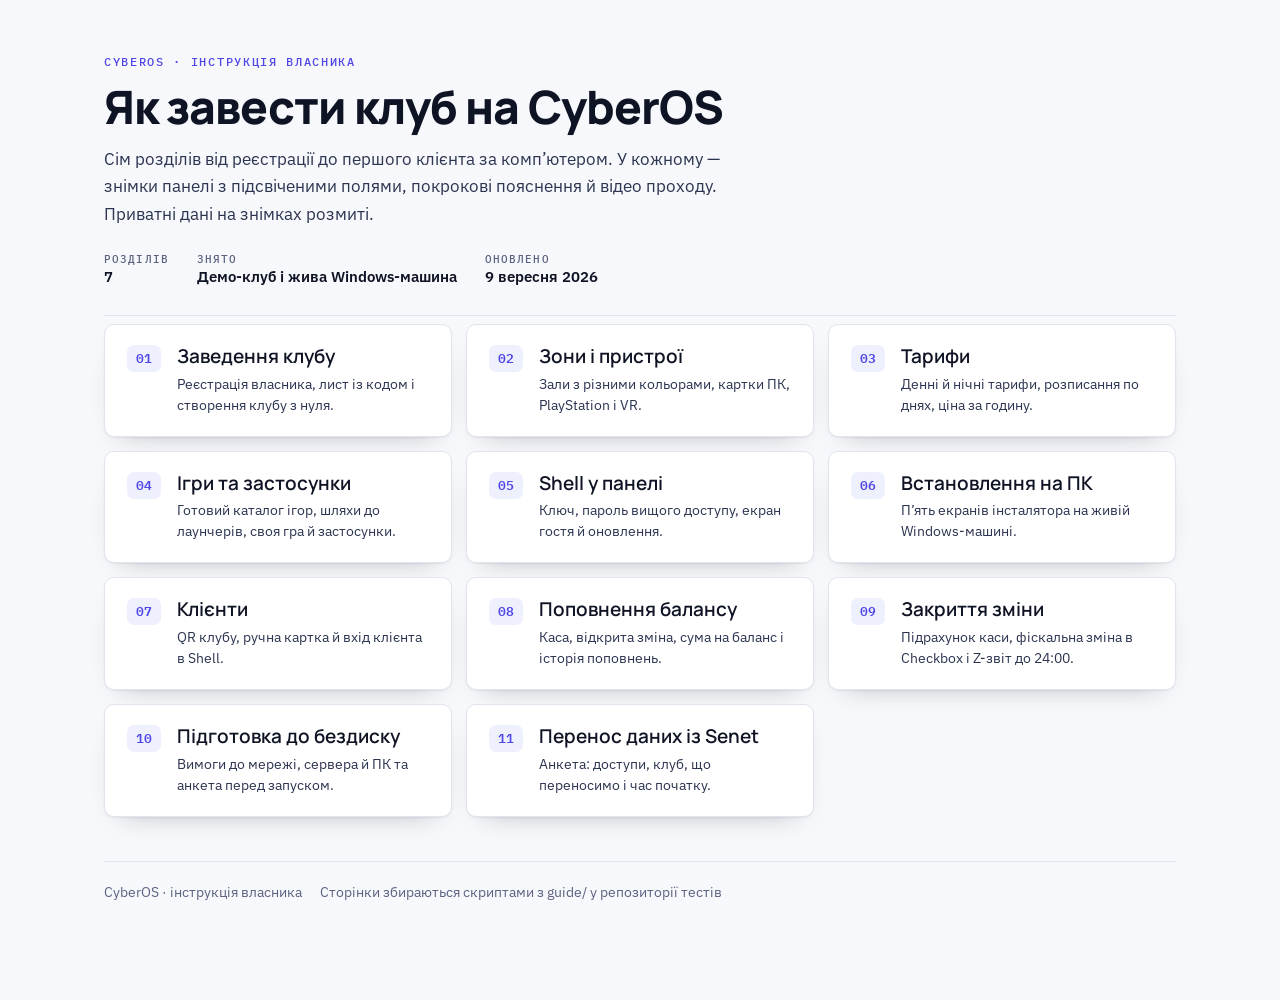
<file: index.html>
<!doctype html>
<html lang="uk">
<head>
<meta charset="utf-8">
<meta name="viewport" content="width=device-width, initial-scale=1">
<meta name="color-scheme" content="light dark">
<meta name="description" content="Інструкція власника кіберклубу на CyberOS: сім розділів зі знімками, підсвіченими полями й відео.">
<title>Інструкція власника CyberOS</title>
<link rel="preconnect" href="https://fonts.googleapis.com">
<link rel="preconnect" href="https://fonts.gstatic.com" crossorigin>
<link rel="stylesheet" href="https://fonts.googleapis.com/css2?family=Manrope:wght@600;800&family=IBM+Plex+Sans:wght@400;500;600&family=IBM+Plex+Mono:wght@400;500&display=swap">
<style>
html, body { margin: 0; }
img { max-width: 100%; }
:root {
    --ink: #0F1425;
    --ink-2: #2B3450;
    --muted: #5A6280;
    --paper: #F7F8FB;
    --surface: #FFFFFF;
    --line: #E2E5EE;
    --accent: #4F46E5;
    --accent-soft: #EEF0FE;
    --warn: #B45309;
    --warn-soft: #FEF6E7;
    --ok: #047857;
    --ok-soft: #E9F6F1;
    --shadow: 0 1px 2px rgba(15, 20, 37, .06), 0 12px 28px -18px rgba(15, 20, 37, .35);
    --radius: 10px;
    --step-font: 'Manrope', 'Trebuchet MS', sans-serif;
    --body-font: 'IBM Plex Sans', 'Helvetica Neue', Arial, sans-serif;
    --mono-font: 'IBM Plex Mono', ui-monospace, 'SF Mono', Menlo, monospace;
  }
  @media (prefers-color-scheme: dark) {
    :root:not([data-theme="light"]) {
      --ink: #EEF1F8;
      --ink-2: #C6CCDD;
      --muted: #949CB5;
      --paper: #0B0F1A;
      --surface: #131926;
      --line: #262E42;
      --accent: #8B85F5;
      --accent-soft: #1D2237;
      --warn: #E9A23B;
      --warn-soft: #2A2113;
      --ok: #4BC299;
      --ok-soft: #12261F;
      --shadow: 0 1px 2px rgba(0, 0, 0, .5), 0 16px 34px -20px rgba(0, 0, 0, .8);
    }
  }
  :root[data-theme="dark"] {
    --ink: #EEF1F8;
    --ink-2: #C6CCDD;
    --muted: #949CB5;
    --paper: #0B0F1A;
    --surface: #131926;
    --line: #262E42;
    --accent: #8B85F5;
    --accent-soft: #1D2237;
    --warn: #E9A23B;
    --warn-soft: #2A2113;
    --ok: #4BC299;
    --ok-soft: #12261F;
    --shadow: 0 1px 2px rgba(0, 0, 0, .5), 0 16px 34px -20px rgba(0, 0, 0, .8);
  }

  * { box-sizing: border-box; }
  body {
    margin: 0;
    background: var(--paper);
    color: var(--ink);
    font: 400 16px/1.62 var(--body-font);
    -webkit-font-smoothing: antialiased;
  }
  .wrap { max-width: 1120px; margin: 0 auto; padding: 0 24px 96px; }

  /* ── шапка ─────────────────────────────────────────────── */
  .masthead { padding: 56px 0 28px; border-bottom: 1px solid var(--line); }
  .kicker {
    font: 500 12px/1 var(--mono-font);
    letter-spacing: .14em;
    text-transform: uppercase;
    color: var(--accent);
    margin: 0 0 14px;
  }
  h1 {
    font: 800 clamp(32px, 5vw, 46px)/1.08 var(--step-font);
    letter-spacing: -.02em;
    margin: 0 0 14px;
    text-wrap: balance;
  }
  .lede { margin: 0; max-width: 62ch; color: var(--ink-2); font-size: 17px; }
  .facts {
    display: flex; flex-wrap: wrap; gap: 10px 28px;
    margin: 26px 0 0; padding: 0; list-style: none;
  }
  .facts div { display: flex; flex-direction: column; gap: 2px; }
  .facts dt { font: 500 11px/1 var(--mono-font); letter-spacing: .1em; text-transform: uppercase; color: var(--muted); }
  .facts dd { margin: 0; font: 600 15px/1.3 var(--body-font); }

  /* ── навігація кроків ──────────────────────────────────── */
  .rail {
    position: sticky; top: 0; z-index: 20;
    display: flex; gap: 6px; align-items: center;
    padding: 12px 0; margin-bottom: 8px;
    background: color-mix(in srgb, var(--paper) 92%, transparent);
    backdrop-filter: blur(8px);
    border-bottom: 1px solid var(--line);
    overflow-x: auto;
  }
  .rail a {
    flex: 0 0 auto;
    display: inline-flex; align-items: center; gap: 8px;
    padding: 7px 13px 7px 9px;
    border-radius: 999px;
    color: var(--ink-2); text-decoration: none;
    font: 600 13.5px/1 var(--body-font);
    border: 1px solid transparent;
  }
  .rail a:hover, .rail a:focus-visible { background: var(--accent-soft); color: var(--accent); outline: none; }
  .rail a.rail-home { border-color: var(--line); background: var(--surface); }
  .rail a.rail-home i { background: none; color: var(--ink-2); }
  .rail a.done { color: var(--ok); }
  .rail a i {
    display: grid; place-items: center;
    width: 20px; height: 20px; border-radius: 50%;
    background: var(--accent-soft); color: var(--accent);
    font: 600 11px/1 var(--mono-font); font-style: normal;
  }
  .rail a.done i { background: var(--ok-soft); color: var(--ok); }

  /* ── крок ──────────────────────────────────────────────── */
  .step { padding: 52px 0; border-bottom: 1px solid var(--line); scroll-margin-top: 68px; }
  .step:last-of-type { border-bottom: 0; }
  .step-head { display: grid; grid-template-columns: 54px 1fr; gap: 18px; align-items: start; }
  .step-num {
    font: 800 34px/1 var(--step-font);
    color: var(--accent);
    letter-spacing: -.03em;
    font-variant-numeric: tabular-nums;
  }
  .step h2 { font: 600 clamp(23px, 3vw, 29px)/1.2 var(--step-font); margin: 0 0 8px; letter-spacing: -.015em; text-wrap: balance; }
  .step-head p { margin: 0; color: var(--ink-2); max-width: 64ch; }
  .step-body { margin-top: 28px; display: grid; grid-template-columns: minmax(300px, 380px) 1fr; gap: 28px; align-items: start; }
  @media (max-width: 900px) { .step-body { grid-template-columns: 1fr; } }

  /* ── підказки ──────────────────────────────────────────── */
  .hints { margin: 0; padding: 0; list-style: none; display: flex; flex-direction: column; gap: 2px; }
  .hints li {
    display: grid; grid-template-columns: 24px 1fr; gap: 12px;
    padding: 11px 12px; border-radius: 8px;
    border: 1px solid transparent;
    cursor: default;
    transition: background .14s ease, border-color .14s ease;
  }
  .hints li:hover, .hints li.on { background: var(--accent-soft); border-color: color-mix(in srgb, var(--accent) 28%, transparent); }
  .hint-num {
    display: grid; place-items: center;
    width: 24px; height: 24px; border-radius: 50%;
    background: var(--accent); color: #fff;
    font: 600 12px/1 var(--mono-font);
  }
  .hint-text { font-size: 14.6px; color: var(--ink-2); }
  .hint-text b { color: var(--ink); font-weight: 600; }

  /* ── скріншот з рамками ────────────────────────────────── */
  figure { margin: 0; }
  .shot {
    position: relative;
    border: 1px solid var(--line); border-radius: var(--radius);
    background: var(--surface); box-shadow: var(--shadow);
    overflow: hidden;
  }
  .shot img { display: block; width: 100%; height: auto; }
  .spot {
    position: absolute;
    margin: -5px 0 0 -5px; padding: 5px;
    width: auto; background: transparent;
    border: 2px solid var(--accent); border-radius: 7px;
    box-shadow: 0 0 0 3px color-mix(in srgb, var(--accent) 18%, transparent);
    cursor: pointer; opacity: .95;
    transition: box-shadow .14s ease, transform .14s ease;
  }
  .spot:hover, .spot.on { box-shadow: 0 0 0 6px color-mix(in srgb, var(--accent) 30%, transparent); transform: scale(1.015); }
  .spot:focus-visible { outline: 3px solid var(--warn); outline-offset: 3px; }
  .spot-num {
    position: absolute; top: -12px; left: -12px;
    display: grid; place-items: center;
    width: 22px; height: 22px; border-radius: 50%;
    background: var(--accent); color: #fff;
    font: 600 12px/1 var(--mono-font);
    box-shadow: 0 1px 4px rgba(0, 0, 0, .3);
  }
  .spot-num.tr { left: auto; right: -12px; }
  .spot-num.bl { top: auto; bottom: -12px; }
  .spot-num.br { top: auto; bottom: -12px; left: auto; right: -12px; }
  .shot.bare .spot { opacity: 0; pointer-events: none; }
  .shot-bar {
    display: flex; align-items: center; justify-content: space-between; gap: 12px;
    margin-top: 10px;
  }
  figcaption { font: 400 13px/1.5 var(--body-font); color: var(--muted); }
  .toggle {
    flex: 0 0 auto;
    display: inline-flex; align-items: center; gap: 7px;
    font: 500 12.5px/1 var(--body-font); color: var(--ink-2);
    padding: 7px 11px; border: 1px solid var(--line); border-radius: 999px;
    background: var(--surface); cursor: pointer;
  }
  .toggle:hover { border-color: var(--accent); color: var(--accent); }

  /* ── плашки ────────────────────────────────────────────── */
  .note {
    display: grid; grid-template-columns: auto 1fr; gap: 12px;
    margin: 22px 0 0; padding: 14px 16px;
    border-radius: 8px; font-size: 14.8px;
    border-left: 3px solid var(--accent); background: var(--accent-soft); color: var(--ink-2);
  }
  .note b { color: var(--ink); }
  .note--warn { border-left-color: var(--warn); background: var(--warn-soft); }
  .note--ok { border-left-color: var(--ok); background: var(--ok-soft); }
  .note-tag { font: 500 11px/1.5 var(--mono-font); letter-spacing: .08em; text-transform: uppercase; color: var(--warn); }
  .note--ok .note-tag { color: var(--ok); }
  .note:not(.note--warn):not(.note--ok) .note-tag { color: var(--accent); }
  code {
    font: 400 .92em/1.4 var(--mono-font);
    background: color-mix(in srgb, var(--ink) 7%, transparent);
    padding: .12em .38em; border-radius: 4px;
    word-break: break-word;
  }

  /* ── лист ──────────────────────────────────────────────── */
  .letter { display: grid; grid-template-columns: minmax(240px, 320px) 1fr; gap: 26px; align-items: start; margin-top: 26px; }
  @media (max-width: 900px) { .letter { grid-template-columns: 1fr; } }
  .letter-meta { margin: 0; display: flex; flex-direction: column; gap: 14px; }
  .letter-meta div { display: grid; gap: 3px; }
  .letter-meta dt { font: 500 11px/1 var(--mono-font); letter-spacing: .1em; text-transform: uppercase; color: var(--muted); }
  .letter-meta dd { margin: 0; font: 500 14.5px/1.45 var(--body-font); }
  .letter-shot { border: 1px solid var(--line); border-radius: var(--radius); overflow: hidden; background: var(--surface); box-shadow: var(--shadow); max-height: 460px; overflow-y: auto; }
  .letter-shot img { display: block; width: 100%; height: auto; }

  /* ── відео ─────────────────────────────────────────────── */
  .video-block { scroll-margin-top: 68px; margin-top: 44px; padding-top: 34px; border-top: 1px dashed var(--line); }
  .video-block h3 { font: 600 20px/1.25 var(--step-font); margin: 0 0 6px; }
  .video-block p { margin: 0 0 16px; color: var(--ink-2); max-width: 62ch; }
  video { width: 100%; border-radius: var(--radius); border: 1px solid var(--line); background: #000; box-shadow: var(--shadow); }

  /* ── чекліст ───────────────────────────────────────────── */
  .check {
    display: flex; align-items: center; gap: 10px;
    margin-top: 26px; padding: 12px 14px;
    border: 1px dashed var(--line); border-radius: 8px;
    font: 500 14.5px/1 var(--body-font); color: var(--ink-2);
    cursor: pointer; user-select: none;
    background: var(--surface);
  }
  .check input { width: 17px; height: 17px; accent-color: var(--ok); cursor: pointer; }
  .check.done { border-style: solid; border-color: var(--ok); color: var(--ok); background: var(--ok-soft); }

  /* ── фінал ─────────────────────────────────────────────── */
  .next { margin-top: 52px; padding: 30px; border: 1px solid var(--line); border-radius: var(--radius); background: var(--surface); box-shadow: var(--shadow); }
  .next h2 { font: 600 24px/1.2 var(--step-font); margin: 0 0 8px; }
  .next p { margin: 0 0 18px; color: var(--ink-2); max-width: 64ch; }
  .next ol { margin: 0; padding-left: 22px; display: grid; gap: 8px; color: var(--ink-2); }
  .next ol b { color: var(--ink); }
  footer { margin-top: 44px; padding-top: 20px; border-top: 1px solid var(--line); color: var(--muted); font-size: 13.5px; display: flex; flex-wrap: wrap; gap: 6px 18px; }
  @media (prefers-reduced-motion: reduce) { * { transition: none !important; animation: none !important; } }

  /* ── повернення на головну ─────────────────────────────── */
  .home-link {
    display: inline-flex; align-items: center; gap: 7px; margin: 22px 0 -8px;
    padding: 8px 13px; border: 1px solid var(--line); border-radius: 999px;
    background: var(--surface); color: var(--ink-2); text-decoration: none;
    font: 500 13.5px/1 var(--body-font);
  }
  .home-link:hover, .home-link:focus-visible { border-color: var(--accent); color: var(--accent); outline: none; }
  .home-link span { font-size: 15px; line-height: 1; }

  /* ── навігація між розділами ───────────────────────────── */
  .chapters { display: flex; flex-wrap: wrap; gap: 10px; margin-top: 40px; }
  .chapters a {
    display: inline-flex; align-items: center; gap: 8px;
    padding: 10px 14px; border: 1px solid var(--line); border-radius: 999px;
    background: var(--surface); color: var(--ink-2); text-decoration: none;
    font: 500 14px/1 var(--body-font);
  }
  .chapters a:hover, .chapters a:focus-visible { border-color: var(--accent); color: var(--accent); outline: none; }
  .chapters a.current { background: var(--accent-soft); border-color: color-mix(in srgb, var(--accent) 30%, transparent); color: var(--accent); }
  .chapters i { font-style: normal; font: 600 11px/1 var(--mono-font); opacity: .7; }


  .ch-grid { display: grid; gap: 14px; grid-template-columns: repeat(auto-fill, minmax(320px, 1fr)); margin-top: 8px; }
  .ch-card { display: flex; gap: 16px; align-items: flex-start; padding: 20px 22px; text-decoration: none;
             border: 1px solid var(--line); border-radius: var(--radius); background: var(--surface);
             box-shadow: var(--shadow); color: inherit; transition: transform .14s ease, border-color .14s ease; }
  .ch-card:hover { transform: translateY(-2px); border-color: var(--accent); }
  .ch-num { font: 600 13px/1 var(--mono-font); color: var(--accent); background: var(--accent-soft);
            padding: 7px 9px; border-radius: 7px; }
  .ch-body { display: grid; gap: 5px; }
  .ch-body b { font: 600 19px/1.25 var(--step-font); }
  .ch-body span { color: var(--ink-2); font-size: 14px; line-height: 1.5; }

</style>
</head>
<body>
<div class="wrap">
  <header class="masthead">
    <p class="kicker">CyberOS · інструкція власника</p>
    <h1>Як завести клуб на CyberOS</h1>
    <p class="lede">
      Сім розділів від реєстрації до першого клієнта за комп’ютером. У кожному —
      знімки панелі з підсвіченими полями, покрокові пояснення й відео проходу.
      Приватні дані на знімках розмиті.
    </p>
    <dl class="facts">
      <div><dt>Розділів</dt><dd>7</dd></div>
      <div><dt>Знято</dt><dd>Демо-клуб і жива Windows-машина</dd></div>
      <div><dt>Оновлено</dt><dd>9 вересня 2026</dd></div>
    </dl>
  </header>

  <main>
    <div class="ch-grid">
      <a class="ch-card" href="instruction-01-club-setup.html">
        <span class="ch-num">01</span>
        <span class="ch-body"><b>Заведення клубу</b><span>Реєстрація власника, лист із кодом і створення клубу з нуля.</span></span>
      </a>
      <a class="ch-card" href="instruction-02-zones-devices.html">
        <span class="ch-num">02</span>
        <span class="ch-body"><b>Зони і пристрої</b><span>Зали з різними кольорами, картки ПК, PlayStation і VR.</span></span>
      </a>
      <a class="ch-card" href="instruction-03-tariffs.html">
        <span class="ch-num">03</span>
        <span class="ch-body"><b>Тарифи</b><span>Денні й нічні тарифи, розписання по днях, ціна за годину.</span></span>
      </a>
      <a class="ch-card" href="instruction-04-games.html">
        <span class="ch-num">04</span>
        <span class="ch-body"><b>Ігри та застосунки</b><span>Готовий каталог ігор, шляхи до лаунчерів, своя гра й застосунки.</span></span>
      </a>
      <a class="ch-card" href="instruction-05-shell.html">
        <span class="ch-num">05</span>
        <span class="ch-body"><b>Shell у панелі</b><span>Ключ, пароль вищого доступу, екран гостя й оновлення.</span></span>
      </a>
      <a class="ch-card" href="instruction-06-install.html">
        <span class="ch-num">06</span>
        <span class="ch-body"><b>Встановлення на ПК</b><span>П’ять екранів інсталятора на живій Windows-машині.</span></span>
      </a>
      <a class="ch-card" href="instruction-07-clients.html">
        <span class="ch-num">07</span>
        <span class="ch-body"><b>Клієнти</b><span>QR клубу, ручна картка й вхід клієнта в Shell.</span></span>
      </a>
      <a class="ch-card" href="instruction-08-balance.html">
        <span class="ch-num">08</span>
        <span class="ch-body"><b>Поповнення балансу</b><span>Каса, відкрита зміна, сума на баланс і історія поповнень.</span></span>
      </a>
      <a class="ch-card" href="instruction-09-close-shift.html">
        <span class="ch-num">09</span>
        <span class="ch-body"><b>Закриття зміни</b><span>Підрахунок каси, фіскальна зміна в Checkbox і Z-звіт до 24:00.</span></span>
      </a>
      <a class="ch-card" href="diskless-launch.html">
        <span class="ch-num">10</span>
        <span class="ch-body"><b>Підготовка до бездиску</b><span>Вимоги до мережі, сервера й ПК та анкета перед запуском.</span></span>
      </a>
      <a class="ch-card" href="senet-transfer.html">
        <span class="ch-num">11</span>
        <span class="ch-body"><b>Перенос даних із Senet</b><span>Анкета: доступи, клуб, що переносимо і час початку.</span></span>
      </a>
    </div>
  </main>

  <footer>
    <span>CyberOS · інструкція власника</span>
    <span>Сторінки збираються скриптами з guide/ у репозиторії тестів</span>
  </footer>
</div>
</body>
</html>
</file>
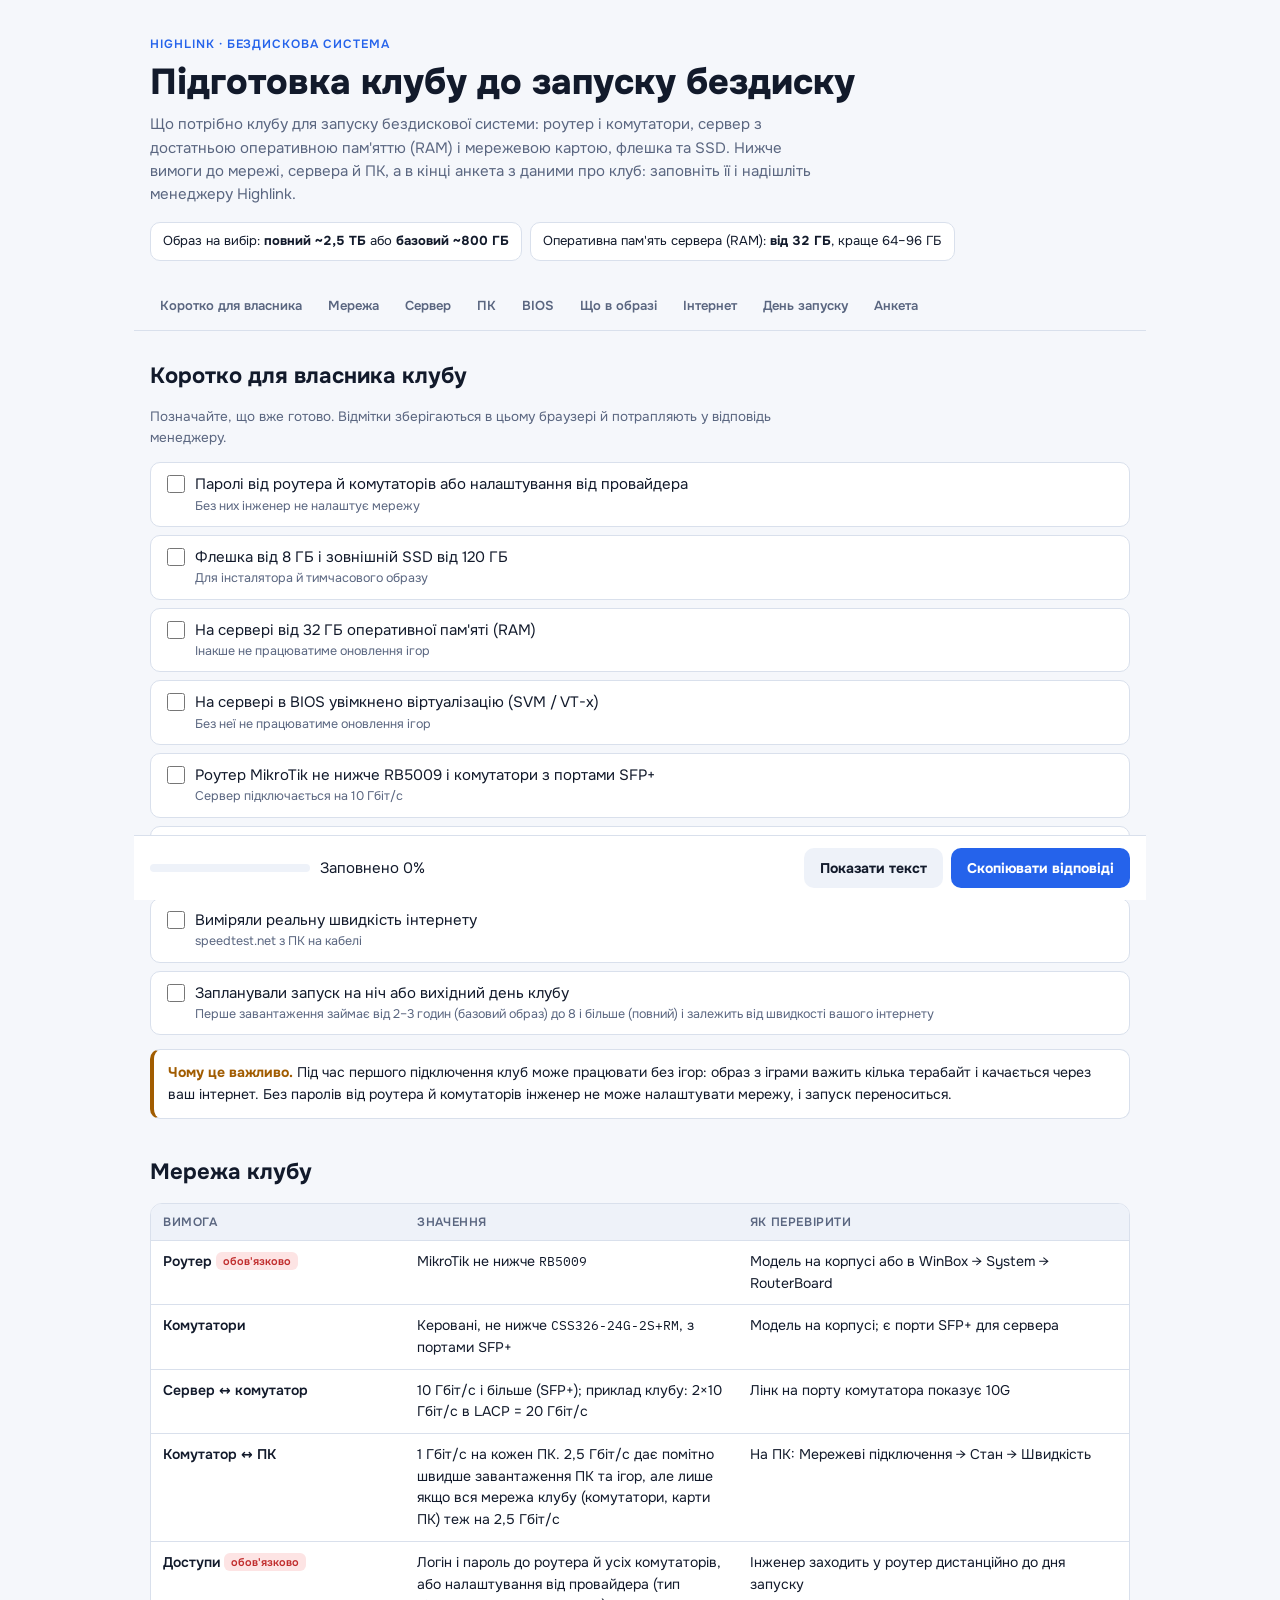
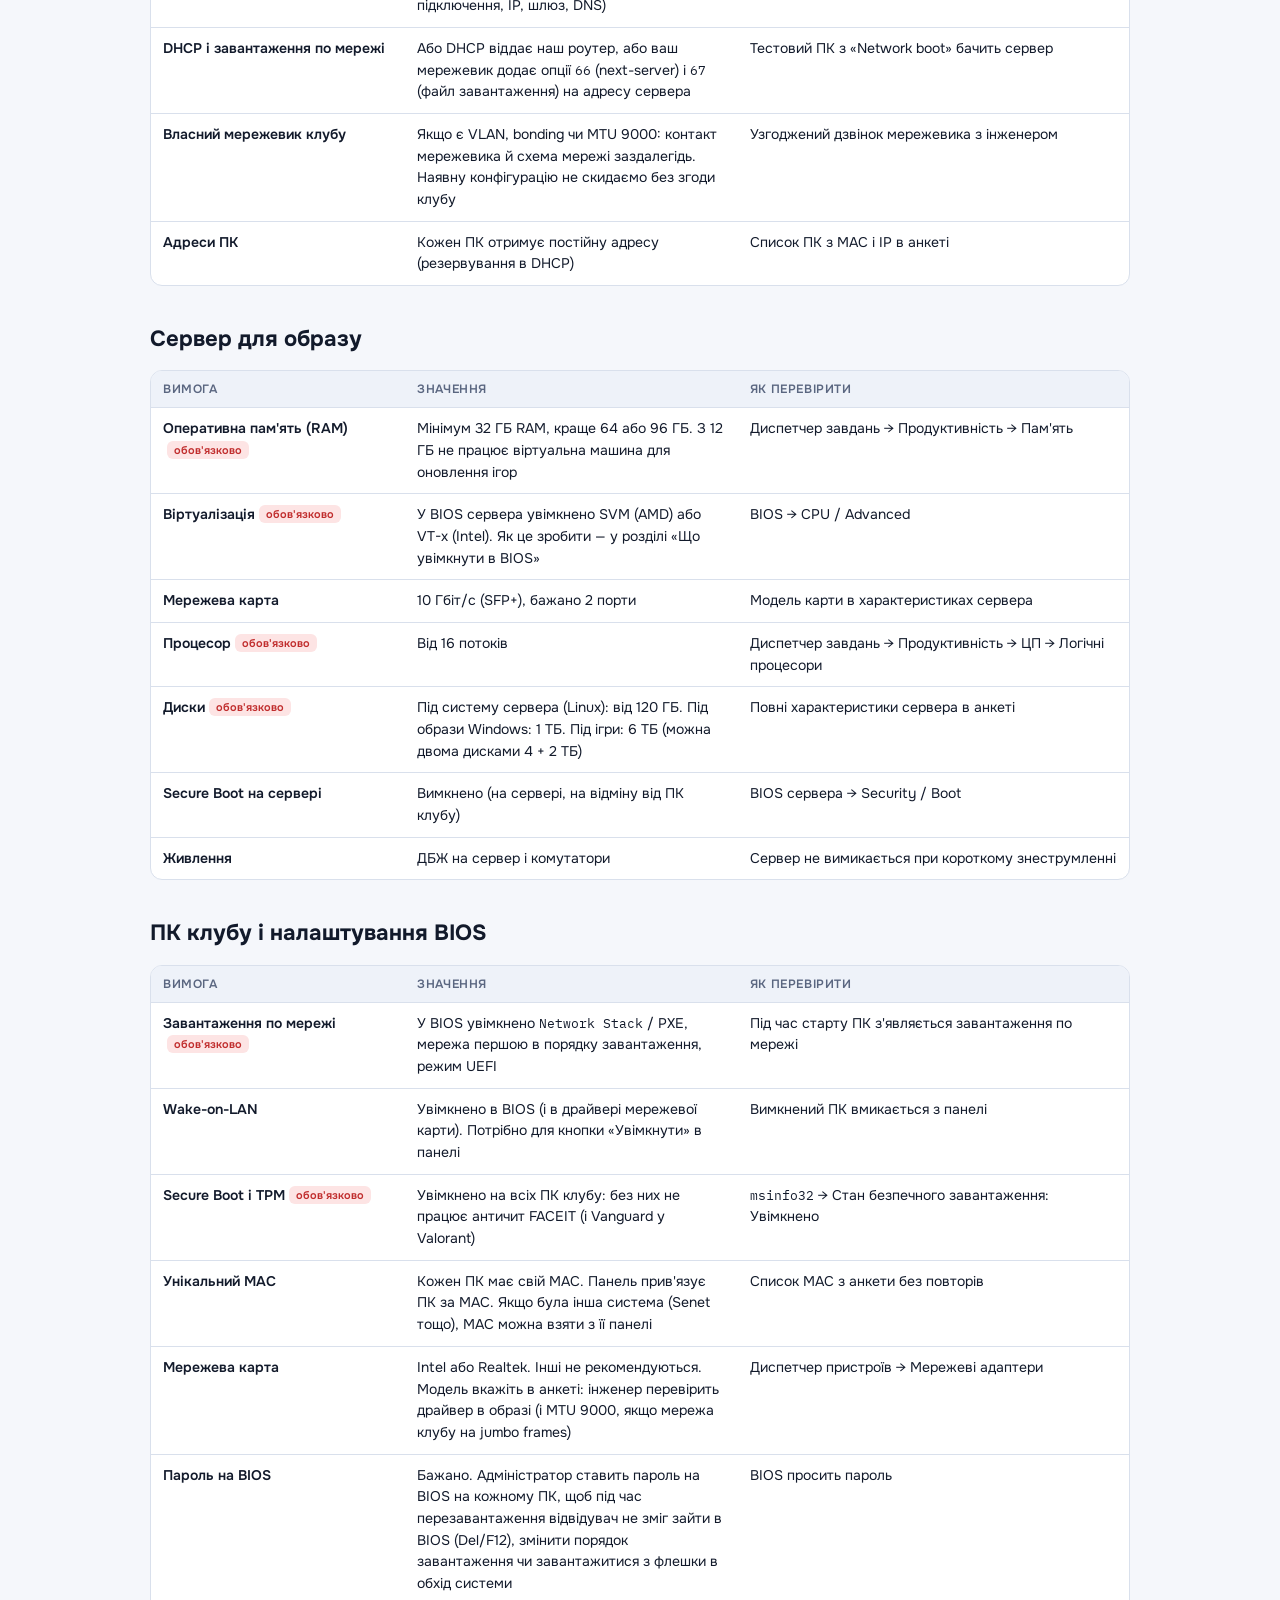
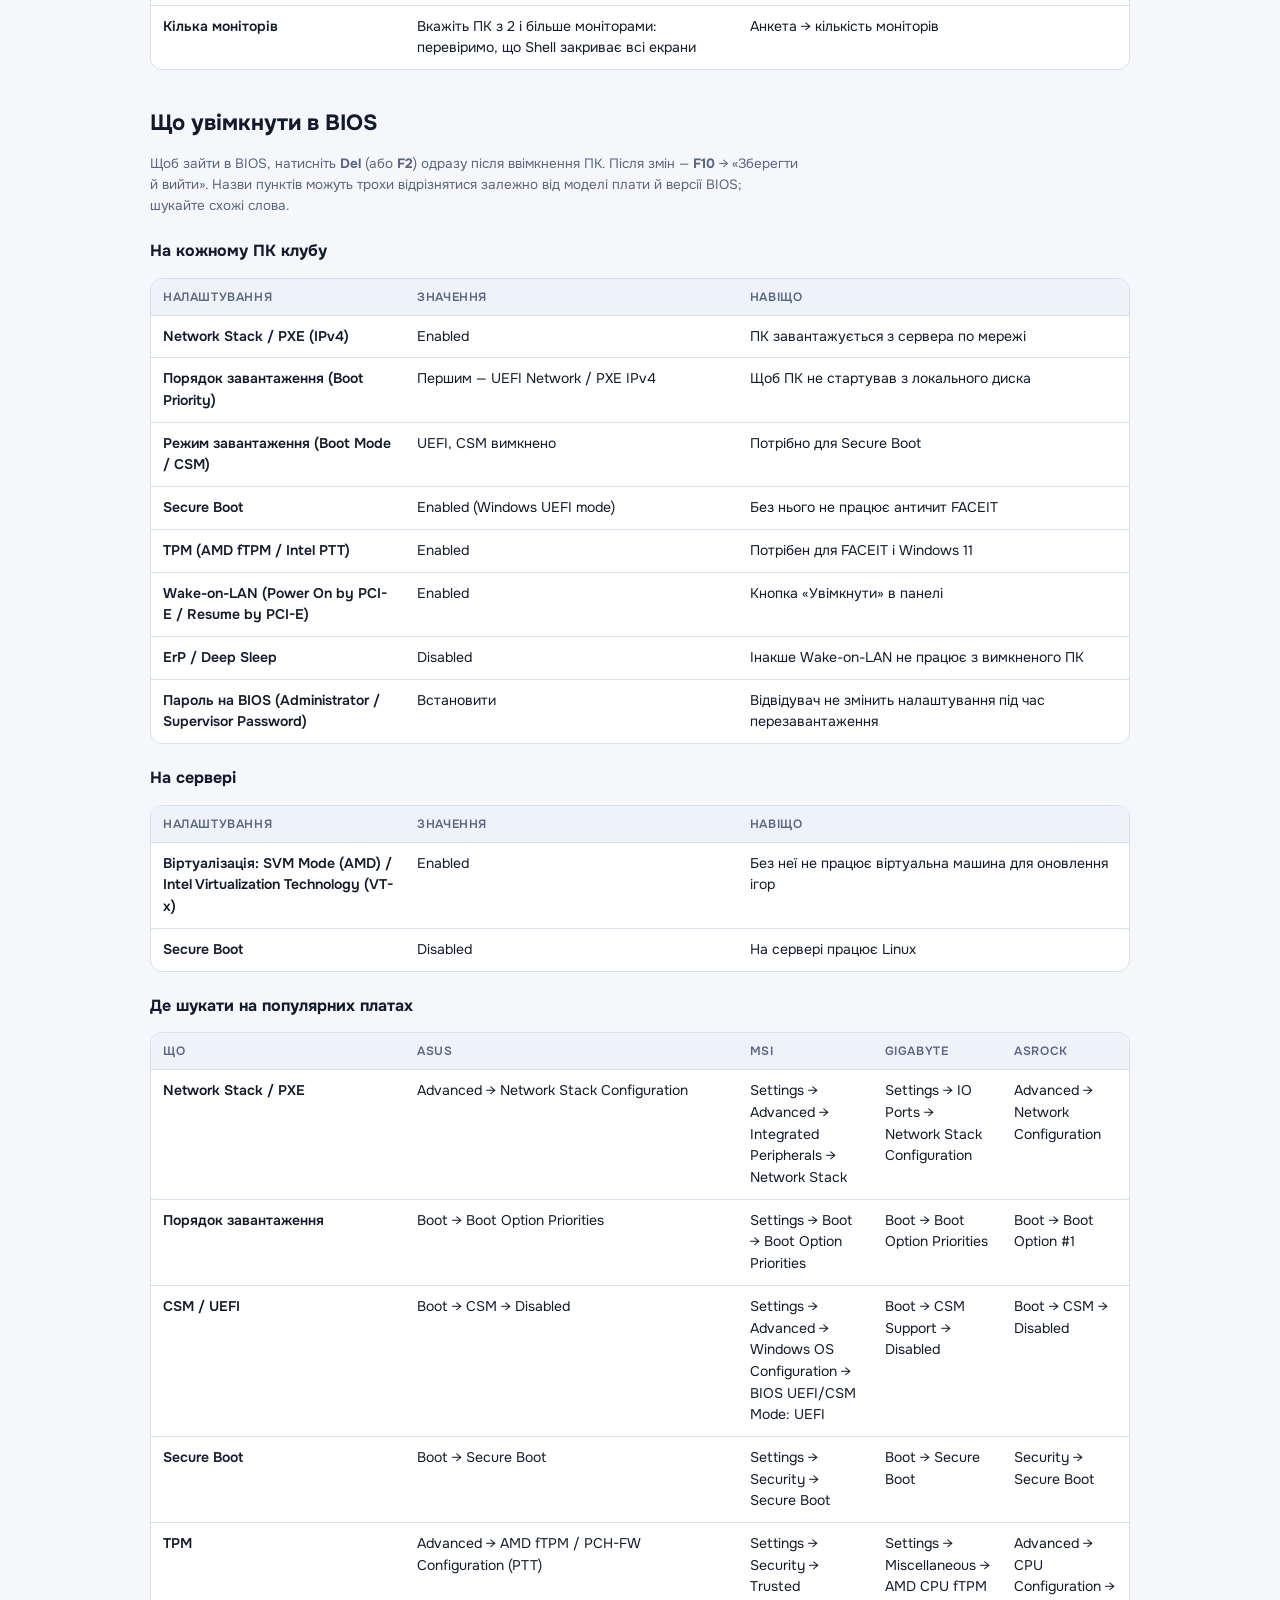
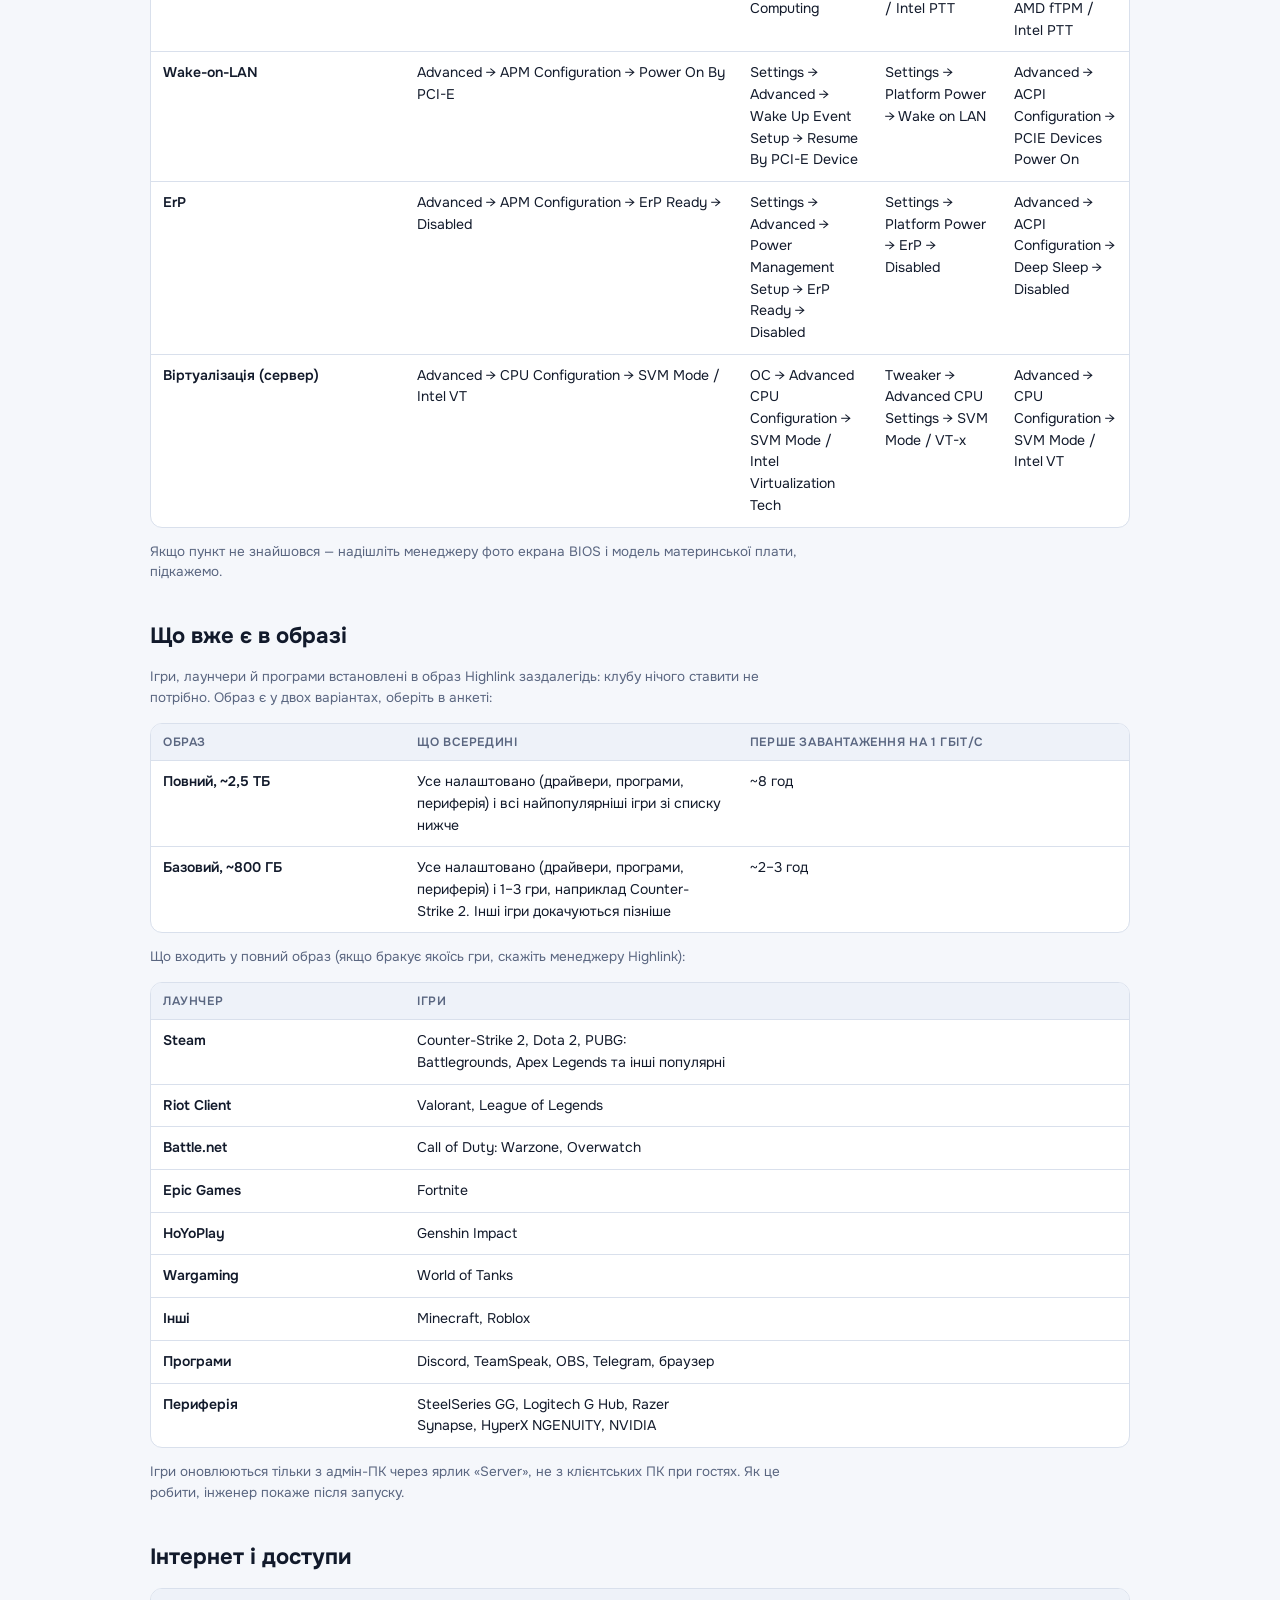
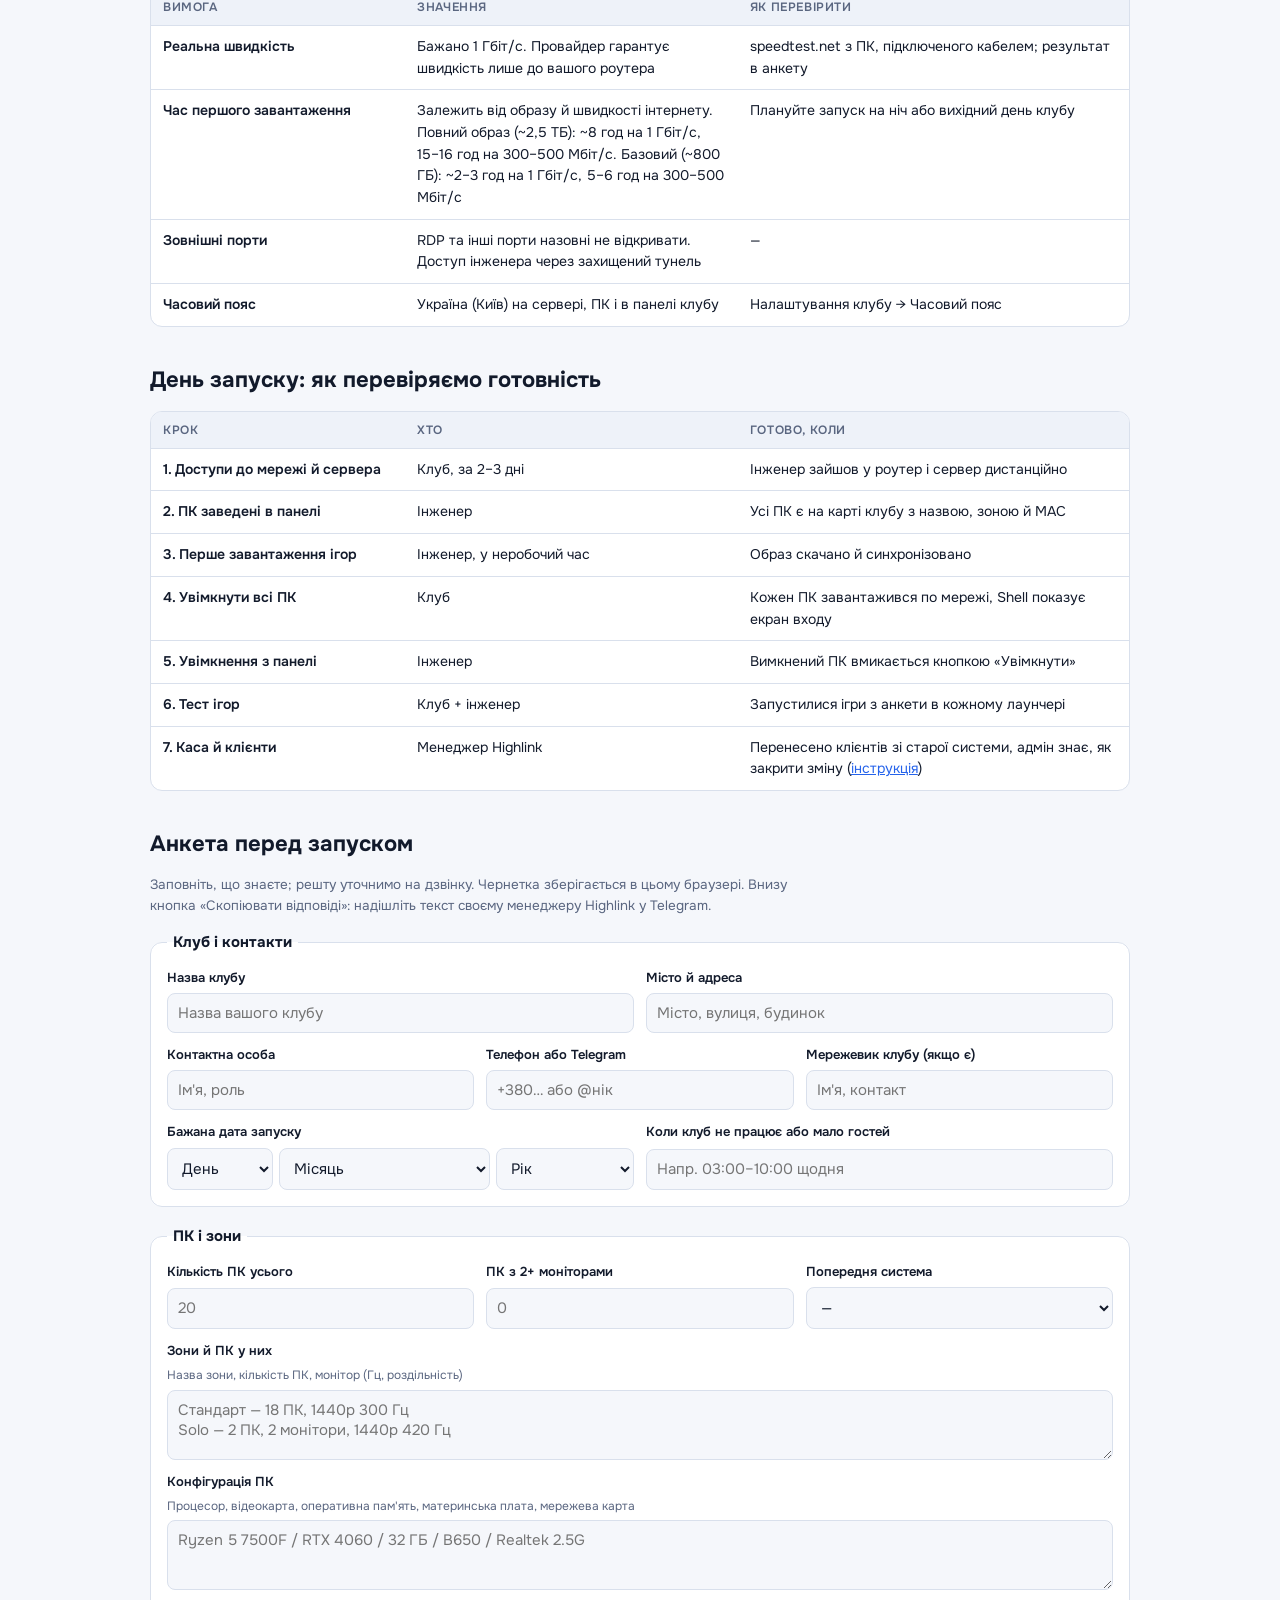
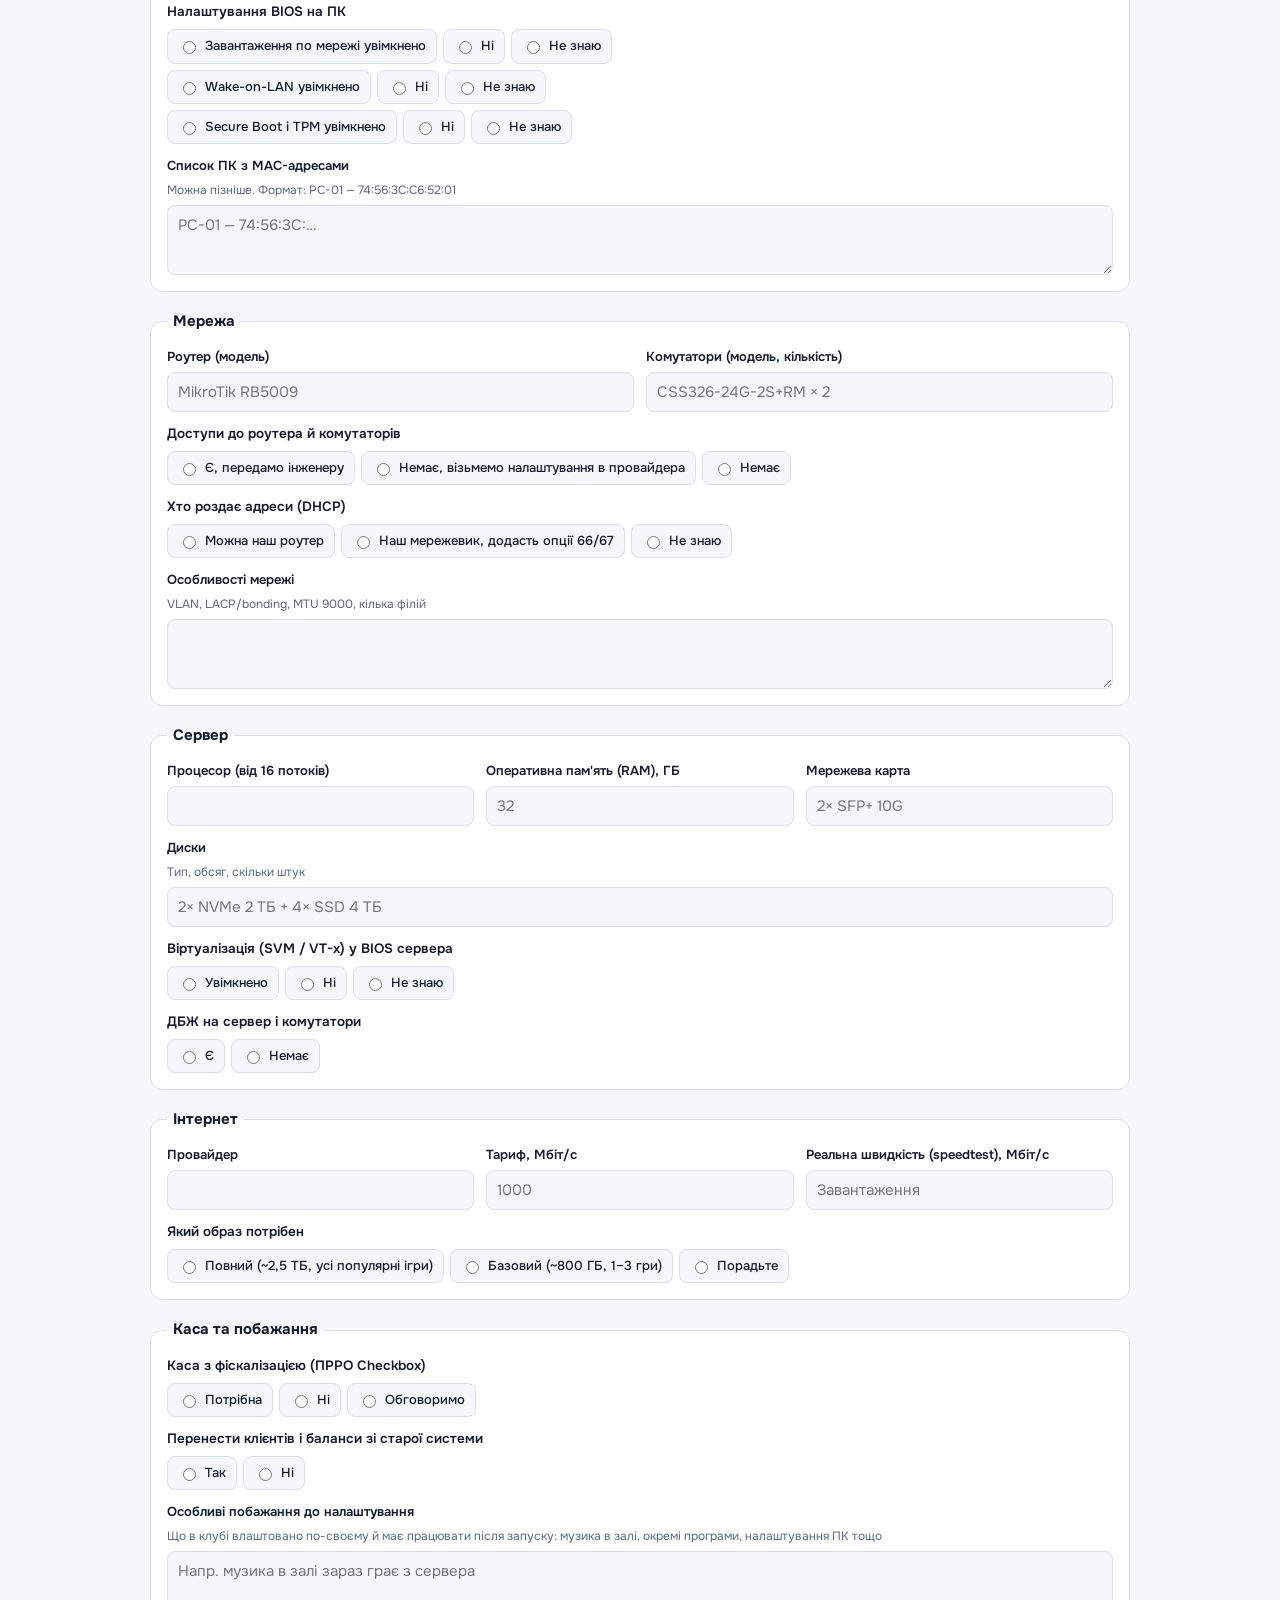
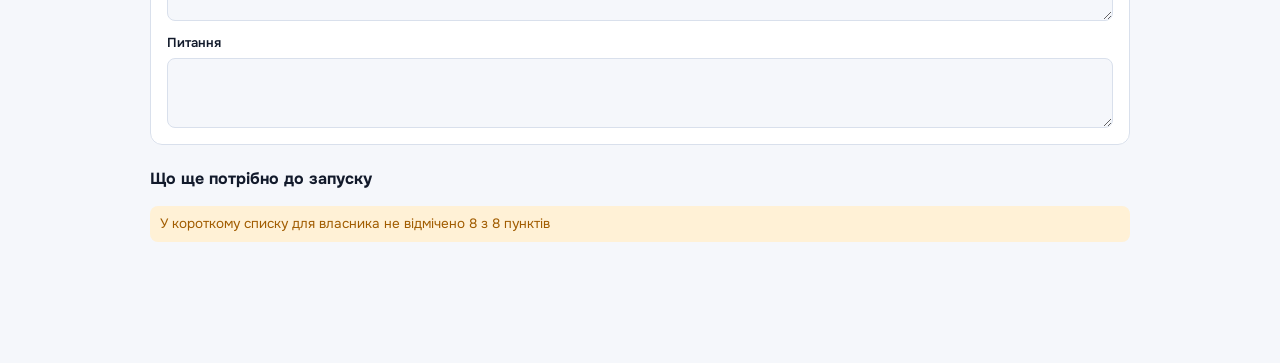
<file: diskless-launch.html>
<!doctype html>
<html lang="uk">
<head>
<meta charset="utf-8">
<meta name="viewport" content="width=device-width,initial-scale=1,viewport-fit=cover">
<style>[hidden]{display:none!important}body{margin:0}img{max-width:100%}</style>
</head>
<body>
<title>Підготовка до бездиску Highlink</title>
<link rel="preconnect" href="https://fonts.googleapis.com">
<link rel="stylesheet" href="https://fonts.googleapis.com/css2?family=Onest:wght@400;500;600;700;800&family=IBM+Plex+Mono:wght@400;500&display=swap">
<style>
/* Layout: one-column technical brief; sticky section nav; requirements tables + owner checklist + pre-launch questionnaire with live readiness */
:root{
  --bg:#f5f7fb; --surface:#ffffff; --surface-2:#eef2f9; --line:#d9e0ec; --fg:#121a2b; --muted:#5a6680;
  --accent:#2563eb; --accent-soft:#e3ecff; --ok:#11804b; --ok-soft:#dff5e9; --warn:#a15c00; --warn-soft:#fff1d6; --bad:#c02c2c; --bad-soft:#fde4e4;
  --f-ui:"Onest",system-ui,-apple-system,"Segoe UI",sans-serif; --f-mono:"IBM Plex Mono",ui-monospace,Menlo,monospace;
}
@media (prefers-color-scheme:dark){:root:not([data-theme="light"]){
  --bg:#0c111c; --surface:#141b2b; --surface-2:#1a2336; --line:#2a3550; --fg:#e7ecf6; --muted:#97a3bd;
  --accent:#6f9bff; --accent-soft:#1d2b4d; --ok:#4fd18b; --ok-soft:#14301f; --warn:#f0b04a; --warn-soft:#352711; --bad:#ff7b7b; --bad-soft:#3a1717; color-scheme:dark}}
:root[data-theme="dark"]{
  --bg:#0c111c; --surface:#141b2b; --surface-2:#1a2336; --line:#2a3550; --fg:#e7ecf6; --muted:#97a3bd;
  --accent:#6f9bff; --accent-soft:#1d2b4d; --ok:#4fd18b; --ok-soft:#14301f; --warn:#f0b04a; --warn-soft:#352711; --bad:#ff7b7b; --bad-soft:#3a1717; color-scheme:dark}
*{box-sizing:border-box}
body{background:var(--bg);color:var(--fg);font:15px/1.55 var(--f-ui);padding-inline:16px;padding-block:0 48px}
.wrap{max-width:980px;margin:0 auto}
a{color:var(--accent)}
header.hero{padding-block:36px 20px;display:grid;gap:10px}
.eyebrow{font:600 12px var(--f-ui);letter-spacing:.08em;text-transform:uppercase;color:var(--accent)}
h1{font-size:clamp(26px,4vw,36px);line-height:1.15;margin:0;font-weight:800;text-wrap:balance}
.lead{margin:0;color:var(--muted);max-width:68ch}
.facts{display:flex;flex-wrap:wrap;gap:8px;margin-top:6px}
.fact{background:var(--surface);border:1px solid var(--line);border-radius:10px;padding:8px 12px;font-size:13px}
.fact b{font-variant-numeric:tabular-nums}
nav.toc{position:sticky;top:env(safe-area-inset-top,0px);z-index:5;background:color-mix(in srgb,var(--bg) 92%,transparent);backdrop-filter:blur(6px);border-bottom:1px solid var(--line);margin-inline:-16px;padding:10px 16px;display:flex;gap:6px;overflow-x:auto}
nav.toc a{white-space:nowrap;text-decoration:none;color:var(--muted);font:600 13px var(--f-ui);padding:6px 10px;border-radius:8px}
nav.toc a:hover{background:var(--surface-2);color:var(--fg)}
section{padding-block:28px 8px;display:grid;gap:14px}
h2{font-size:22px;margin:0;text-wrap:balance}
h3{font-size:16px;margin:8px 0 0}
.note{font-size:13.5px;color:var(--muted);margin:0;max-width:72ch}
.tbl{overflow-x:auto;border:1px solid var(--line);border-radius:12px;background:var(--surface)}
table{border-collapse:collapse;width:100%;min-width:680px;font-size:14px}
th,td{text-align:left;vertical-align:top;padding:10px 12px;border-bottom:1px solid var(--line)}
th{font:600 12px var(--f-ui);letter-spacing:.05em;text-transform:uppercase;color:var(--muted);background:var(--surface-2)}
tr:last-child td{border-bottom:0}
td:first-child{font-weight:600;width:26%}
td:nth-child(2){width:34%}
code,.mono{font-family:var(--f-mono);font-size:12.5px}
.tag{display:inline-block;font:600 11px var(--f-ui);padding:2px 7px;border-radius:6px;margin-left:4px;vertical-align:1px}
.tag.must{background:var(--bad-soft);color:var(--bad)} .tag.tbd{background:var(--warn-soft);color:var(--warn)}
.callout{border:1px solid var(--line);border-left:4px solid var(--warn);background:var(--surface);border-radius:10px;padding:12px 14px;font-size:14px}
.callout b{color:var(--warn)}
/* checklist */
.check{display:grid;gap:8px}
.ci{display:grid;grid-template-columns:22px minmax(0,1fr);gap:10px;align-items:start;background:var(--surface);border:1px solid var(--line);border-radius:10px;padding:10px 12px;cursor:pointer}
.ci input{width:18px;height:18px;margin-top:2px;accent-color:var(--accent)}
.ci small{display:block;color:var(--muted);font-size:12.5px}
.ci:has(input:checked){background:var(--ok-soft);border-color:color-mix(in srgb,var(--ok) 40%,var(--line))}
/* form */
form{display:grid;gap:18px}
fieldset{border:1px solid var(--line);border-radius:12px;background:var(--surface);padding:14px 16px 16px;margin:0;display:grid;gap:12px}
legend{font-weight:700;padding:0 6px}
.row{display:grid;grid-template-columns:repeat(auto-fit,minmax(220px,1fr));gap:12px}
label.f{display:grid;gap:5px;font-size:13px;font-weight:600;min-width:0}
label.f span.h{font-weight:400;color:var(--muted);font-size:12px}
input[type=text],input[type=number],input[type=date],select,textarea{width:100%;font:15px var(--f-ui);color:var(--fg);background:var(--bg);border:1px solid var(--line);border-radius:8px;padding:9px 10px}
textarea{min-height:70px;resize:vertical}
input:focus-visible,select:focus-visible,textarea:focus-visible,button:focus-visible,.ci:focus-within{outline:2px solid var(--accent);outline-offset:1px}
.yn{display:flex;flex-wrap:wrap;gap:6px}
.yn label{display:inline-flex;gap:6px;align-items:center;font-weight:500;font-size:13px;border:1px solid var(--line);border-radius:8px;padding:6px 10px;cursor:pointer;background:var(--bg)}
.yn input{accent-color:var(--accent)}
.yn label:has(input:checked){border-color:var(--accent);background:var(--accent-soft)}
.q{display:grid;gap:6px;font-size:13.5px;font-weight:600}
/* summary */
.summary{position:sticky;bottom:0;z-index:4;margin-inline:-16px;padding:12px 16px calc(12px + env(safe-area-inset-bottom,0px));background:var(--surface);border-top:1px solid var(--line);display:flex;flex-wrap:wrap;gap:10px;align-items:center;justify-content:space-between}
.meter{display:flex;gap:10px;align-items:center;min-width:0}
.bar{width:160px;max-width:40vw;height:8px;border-radius:99px;background:var(--surface-2);overflow:hidden}
.bar i{display:block;height:100%;background:var(--accent);width:0;transition:width .3s}
.btn{font:700 14px var(--f-ui);border:0;border-radius:10px;padding:11px 16px;cursor:pointer;background:var(--accent);color:#fff}
.btn.ghost{background:var(--surface-2);color:var(--fg)}
.issues{display:grid;gap:6px}
.issue{font-size:13.5px;border-radius:8px;padding:8px 10px}
.issue.bad{background:var(--bad-soft);color:var(--bad)} .issue.warn{background:var(--warn-soft);color:var(--warn)} .issue.ok{background:var(--ok-soft);color:var(--ok)}
pre.out{white-space:pre-wrap;background:var(--surface-2);border:1px solid var(--line);border-radius:10px;padding:12px;font:12.5px/1.5 var(--f-mono);max-height:320px;overflow:auto}
.toast{font-size:13px;color:var(--ok)}
@media (prefers-reduced-motion:reduce){.bar i{transition:none}}
</style>

<div class="wrap">
<header class="hero">
  <div class="eyebrow">Highlink · бездискова система</div>
  <h1>Підготовка клубу до запуску бездиску</h1>
  <p class="lead">Що потрібно клубу для запуску бездискової системи: роутер і комутатори, сервер з достатньою оперативною пам'яттю (RAM) і мережевою картою, флешка та SSD. Нижче вимоги до мережі, сервера й ПК, а в кінці анкета з даними про клуб: заповніть її і надішліть менеджеру Highlink.</p>
  <div class="facts">
    <div class="fact">Образ на вибір: <b>повний ~2,5 ТБ</b> або <b>базовий ~800 ГБ</b></div>
    <div class="fact">Оперативна пам'ять сервера (RAM): <b>від 32 ГБ</b>, краще 64–96 ГБ</div>
  </div>
</header>

<nav class="toc" aria-label="Розділи">
  <a href="#owner">Коротко для власника</a><a href="#network">Мережа</a><a href="#server">Сервер</a><a href="#pcs">ПК</a><a href="#bios">BIOS</a><a href="#image">Що в образі</a><a href="#internet">Інтернет</a><a href="#launch">День запуску</a><a href="#form">Анкета</a>
</nav>

<section id="owner">
  <h2>Коротко для власника клубу</h2>
  <p class="note">Позначайте, що вже готово. Відмітки зберігаються в цьому браузері й потрапляють у відповідь менеджеру.</p>
  <div class="check" id="ownerCheck"></div>
  <div class="callout"><b>Чому це важливо.</b> Під час першого підключення клуб може працювати без ігор: образ з іграми важить кілька терабайт і качається через ваш інтернет. Без паролів від роутера й комутаторів інженер не може налаштувати мережу, і запуск переноситься.</div>
</section>

<section id="network">
  <h2>Мережа клубу</h2>
  <div class="tbl"><table>
    <thead><tr><th>Вимога</th><th>Значення</th><th>Як перевірити</th></tr></thead>
    <tbody>
      <tr><td>Роутер<span class="tag must">обов'язково</span></td><td>MikroTik не нижче <span class="mono">RB5009</span></td><td>Модель на корпусі або в WinBox → System → RouterBoard</td></tr>
      <tr><td>Комутатори</td><td>Керовані, не нижче <span class="mono">CSS326-24G-2S+RM</span>, з портами SFP+</td><td>Модель на корпусі; є порти SFP+ для сервера</td></tr>
      <tr><td>Сервер ↔ комутатор</td><td>10 Гбіт/с і більше (SFP+); приклад клубу: 2×10 Гбіт/с в LACP = 20 Гбіт/с</td><td>Лінк на порту комутатора показує 10G</td></tr>
      <tr><td>Комутатор ↔ ПК</td><td>1 Гбіт/с на кожен ПК. 2,5 Гбіт/с дає помітно швидше завантаження ПК та ігор, але лише якщо вся мережа клубу (комутатори, карти ПК) теж на 2,5 Гбіт/с</td><td>На ПК: Мережеві підключення → Стан → Швидкість</td></tr>
      <tr><td>Доступи<span class="tag must">обов'язково</span></td><td>Логін і пароль до роутера й усіх комутаторів, або налаштування від провайдера (тип підключення, IP, шлюз, DNS)</td><td>Інженер заходить у роутер дистанційно до дня запуску</td></tr>
      <tr><td>DHCP і завантаження по мережі</td><td>Або DHCP віддає наш роутер, або ваш мережевик додає опції <span class="mono">66</span> (next-server) і <span class="mono">67</span> (файл завантаження) на адресу сервера</td><td>Тестовий ПК з «Network boot» бачить сервер</td></tr>
      <tr><td>Власний мережевик клубу</td><td>Якщо є VLAN, bonding чи MTU 9000: контакт мережевика й схема мережі заздалегідь. Наявну конфігурацію не скидаємо без згоди клубу</td><td>Узгоджений дзвінок мережевика з інженером</td></tr>
      <tr><td>Адреси ПК</td><td>Кожен ПК отримує постійну адресу (резервування в DHCP)</td><td>Список ПК з MAC і IP в анкеті</td></tr>
    </tbody></table></div>
</section>

<section id="server">
  <h2>Сервер для образу</h2>
  <div class="tbl"><table>
    <thead><tr><th>Вимога</th><th>Значення</th><th>Як перевірити</th></tr></thead>
    <tbody>
      <tr><td>Оперативна пам'ять (RAM)<span class="tag must">обов'язково</span></td><td>Мінімум 32 ГБ RAM, краще 64 або 96 ГБ. З 12 ГБ не працює віртуальна машина для оновлення ігор</td><td>Диспетчер завдань → Продуктивність → Пам'ять</td></tr>
      <tr><td>Віртуалізація<span class="tag must">обов'язково</span></td><td>У BIOS сервера увімкнено SVM (AMD) або VT-x (Intel). Як це зробити — у розділі «Що увімкнути в BIOS»</td><td>BIOS → CPU / Advanced</td></tr>
      <tr><td>Мережева карта</td><td>10 Гбіт/с (SFP+), бажано 2 порти</td><td>Модель карти в характеристиках сервера</td></tr>
      <tr><td>Процесор<span class="tag must">обов'язково</span></td><td>Від 16 потоків</td><td>Диспетчер завдань → Продуктивність → ЦП → Логічні процесори</td></tr>
      <tr><td>Диски<span class="tag must">обов'язково</span></td><td>Під систему сервера (Linux): від 120 ГБ. Під образи Windows: 1 ТБ. Під ігри: 6 ТБ (можна двома дисками 4 + 2 ТБ)</td><td>Повні характеристики сервера в анкеті</td></tr>
      <tr><td>Secure Boot на сервері</td><td>Вимкнено (на сервері, на відміну від ПК клубу)</td><td>BIOS сервера → Security / Boot</td></tr>
      <tr><td>Живлення</td><td>ДБЖ на сервер і комутатори</td><td>Сервер не вимикається при короткому знеструмленні</td></tr>
    </tbody></table></div>
</section>

<section id="pcs">
  <h2>ПК клубу і налаштування BIOS</h2>
  <div class="tbl"><table>
    <thead><tr><th>Вимога</th><th>Значення</th><th>Як перевірити</th></tr></thead>
    <tbody>
      <tr><td>Завантаження по мережі<span class="tag must">обов'язково</span></td><td>У BIOS увімкнено <span class="mono">Network Stack</span> / PXE, мережа першою в порядку завантаження, режим UEFI</td><td>Під час старту ПК з'являється завантаження по мережі</td></tr>
      <tr><td>Wake-on-LAN</td><td>Увімкнено в BIOS (і в драйвері мережевої карти). Потрібно для кнопки «Увімкнути» в панелі</td><td>Вимкнений ПК вмикається з панелі</td></tr>
      <tr><td>Secure Boot і TPM<span class="tag must">обов'язково</span></td><td>Увімкнено на всіх ПК клубу: без них не працює античит FACEIT (і Vanguard у Valorant)</td><td><span class="mono">msinfo32</span> → Стан безпечного завантаження: Увімкнено</td></tr>
      <tr><td>Унікальний MAC</td><td>Кожен ПК має свій MAC. Панель прив'язує ПК за MAC. Якщо була інша система (Senet тощо), MAC можна взяти з її панелі</td><td>Список MAC з анкети без повторів</td></tr>
      <tr><td>Мережева карта</td><td>Intel або Realtek. Інші не рекомендуються. Модель вкажіть в анкеті: інженер перевірить драйвер в образі (і MTU 9000, якщо мережа клубу на jumbo frames)</td><td>Диспетчер пристроїв → Мережеві адаптери</td></tr>
      <tr><td>Пароль на BIOS</td><td>Бажано. Адміністратор ставить пароль на BIOS на кожному ПК, щоб під час перезавантаження відвідувач не зміг зайти в BIOS (Del/F12), змінити порядок завантаження чи завантажитися з флешки в обхід системи</td><td>BIOS просить пароль</td></tr>
      <tr><td>Кілька моніторів</td><td>Вкажіть ПК з 2 і більше моніторами: перевіримо, що Shell закриває всі екрани</td><td>Анкета → кількість моніторів</td></tr>
    </tbody></table></div>
</section>

<section id="bios">
  <h2>Що увімкнути в BIOS</h2>
  <p class="note">Щоб зайти в BIOS, натисніть <b>Del</b> (або <b>F2</b>) одразу після ввімкнення ПК. Після змін — <b>F10</b> → «Зберегти й вийти». Назви пунктів можуть трохи відрізнятися залежно від моделі плати й версії BIOS; шукайте схожі слова.</p>

  <h3>На кожному ПК клубу</h3>
  <div class="tbl"><table>
    <thead><tr><th>Налаштування</th><th>Значення</th><th>Навіщо</th></tr></thead>
    <tbody>
      <tr><td>Network Stack / PXE (IPv4)</td><td>Enabled</td><td>ПК завантажується з сервера по мережі</td></tr>
      <tr><td>Порядок завантаження (Boot Priority)</td><td>Першим — UEFI Network / PXE IPv4</td><td>Щоб ПК не стартував з локального диска</td></tr>
      <tr><td>Режим завантаження (Boot Mode / CSM)</td><td>UEFI, CSM вимкнено</td><td>Потрібно для Secure Boot</td></tr>
      <tr><td>Secure Boot</td><td>Enabled (Windows UEFI mode)</td><td>Без нього не працює античит FACEIT</td></tr>
      <tr><td>TPM (AMD fTPM / Intel PTT)</td><td>Enabled</td><td>Потрібен для FACEIT і Windows 11</td></tr>
      <tr><td>Wake-on-LAN (Power On by PCI-E / Resume by PCI-E)</td><td>Enabled</td><td>Кнопка «Увімкнути» в панелі</td></tr>
      <tr><td>ErP / Deep Sleep</td><td>Disabled</td><td>Інакше Wake-on-LAN не працює з вимкненого ПК</td></tr>
      <tr><td>Пароль на BIOS (Administrator / Supervisor Password)</td><td>Встановити</td><td>Відвідувач не змінить налаштування під час перезавантаження</td></tr>
    </tbody></table></div>

  <h3>На сервері</h3>
  <div class="tbl"><table>
    <thead><tr><th>Налаштування</th><th>Значення</th><th>Навіщо</th></tr></thead>
    <tbody>
      <tr><td>Віртуалізація: SVM Mode (AMD) / Intel Virtualization Technology (VT-x)</td><td>Enabled</td><td>Без неї не працює віртуальна машина для оновлення ігор</td></tr>
      <tr><td>Secure Boot</td><td>Disabled</td><td>На сервері працює Linux</td></tr>
    </tbody></table></div>

  <h3>Де шукати на популярних платах</h3>
  <div class="tbl"><table>
    <thead><tr><th>Що</th><th>ASUS</th><th>MSI</th><th>Gigabyte</th><th>ASRock</th></tr></thead>
    <tbody>
      <tr><td>Network Stack / PXE</td><td>Advanced → Network Stack Configuration</td><td>Settings → Advanced → Integrated Peripherals → Network Stack</td><td>Settings → IO Ports → Network Stack Configuration</td><td>Advanced → Network Configuration</td></tr>
      <tr><td>Порядок завантаження</td><td>Boot → Boot Option Priorities</td><td>Settings → Boot → Boot Option Priorities</td><td>Boot → Boot Option Priorities</td><td>Boot → Boot Option #1</td></tr>
      <tr><td>CSM / UEFI</td><td>Boot → CSM → Disabled</td><td>Settings → Advanced → Windows OS Configuration → BIOS UEFI/CSM Mode: UEFI</td><td>Boot → CSM Support → Disabled</td><td>Boot → CSM → Disabled</td></tr>
      <tr><td>Secure Boot</td><td>Boot → Secure Boot</td><td>Settings → Security → Secure Boot</td><td>Boot → Secure Boot</td><td>Security → Secure Boot</td></tr>
      <tr><td>TPM</td><td>Advanced → AMD fTPM / PCH-FW Configuration (PTT)</td><td>Settings → Security → Trusted Computing</td><td>Settings → Miscellaneous → AMD CPU fTPM / Intel PTT</td><td>Advanced → CPU Configuration → AMD fTPM / Intel PTT</td></tr>
      <tr><td>Wake-on-LAN</td><td>Advanced → APM Configuration → Power On By PCI-E</td><td>Settings → Advanced → Wake Up Event Setup → Resume By PCI-E Device</td><td>Settings → Platform Power → Wake on LAN</td><td>Advanced → ACPI Configuration → PCIE Devices Power On</td></tr>
      <tr><td>ErP</td><td>Advanced → APM Configuration → ErP Ready → Disabled</td><td>Settings → Advanced → Power Management Setup → ErP Ready → Disabled</td><td>Settings → Platform Power → ErP → Disabled</td><td>Advanced → ACPI Configuration → Deep Sleep → Disabled</td></tr>
      <tr><td>Віртуалізація (сервер)</td><td>Advanced → CPU Configuration → SVM Mode / Intel VT</td><td>OC → Advanced CPU Configuration → SVM Mode / Intel Virtualization Tech</td><td>Tweaker → Advanced CPU Settings → SVM Mode / VT-x</td><td>Advanced → CPU Configuration → SVM Mode / Intel VT</td></tr>
    </tbody></table></div>
  <p class="note">Якщо пункт не знайшовся — надішліть менеджеру фото екрана BIOS і модель материнської плати, підкажемо.</p>
</section>

<section id="image">
  <h2>Що вже є в образі</h2>
  <p class="note">Ігри, лаунчери й програми встановлені в образ Highlink заздалегідь: клубу нічого ставити не потрібно. Образ є у двох варіантах, оберіть в анкеті:</p>
  <div class="tbl"><table>
    <thead><tr><th>Образ</th><th>Що всередині</th><th>Перше завантаження на 1 Гбіт/с</th></tr></thead>
    <tbody>
      <tr><td>Повний, ~2,5 ТБ</td><td>Усе налаштовано (драйвери, програми, периферія) і всі найпопулярніші ігри зі списку нижче</td><td>~8 год</td></tr>
      <tr><td>Базовий, ~800 ГБ</td><td>Усе налаштовано (драйвери, програми, периферія) і 1–3 гри, наприклад Counter-Strike 2. Інші ігри докачуються пізніше</td><td>~2–3 год</td></tr>
    </tbody></table></div>
  <p class="note">Що входить у повний образ (якщо бракує якоїсь гри, скажіть менеджеру Highlink):</p>
  <div class="tbl"><table>
    <thead><tr><th>Лаунчер</th><th>Ігри</th><th></th></tr></thead>
    <tbody>
      <tr><td>Steam</td><td>Counter-Strike 2, Dota 2, PUBG: Battlegrounds, Apex Legends та інші популярні</td><td></td></tr>
      <tr><td>Riot Client</td><td>Valorant, League of Legends</td><td></td></tr>
      <tr><td>Battle.net</td><td>Call of Duty: Warzone, Overwatch</td><td></td></tr>
      <tr><td>Epic Games</td><td>Fortnite</td><td></td></tr>
      <tr><td>HoYoPlay</td><td>Genshin Impact</td><td></td></tr>
      <tr><td>Wargaming</td><td>World of Tanks</td><td></td></tr>
      <tr><td>Інші</td><td>Minecraft, Roblox</td><td></td></tr>
      <tr><td>Програми</td><td>Discord, TeamSpeak, OBS, Telegram, браузер</td><td></td></tr>
      <tr><td>Периферія</td><td>SteelSeries GG, Logitech G Hub, Razer Synapse, HyperX NGENUITY, NVIDIA</td><td></td></tr>
    </tbody></table></div>
  <p class="note">Ігри оновлюються тільки з адмін-ПК через ярлик «Server», не з клієнтських ПК при гостях. Як це робити, інженер покаже після запуску.</p>
</section>

<section id="internet">
  <h2>Інтернет і доступи</h2>
  <div class="tbl"><table>
    <thead><tr><th>Вимога</th><th>Значення</th><th>Як перевірити</th></tr></thead>
    <tbody>
      <tr><td>Реальна швидкість</td><td>Бажано 1 Гбіт/с. Провайдер гарантує швидкість лише до вашого роутера</td><td>speedtest.net з ПК, підключеного кабелем; результат в анкету</td></tr>
      <tr><td>Час першого завантаження</td><td>Залежить від образу й швидкості інтернету. Повний образ (~2,5 ТБ): ~8 год на 1 Гбіт/с, 15–16 год на 300–500 Мбіт/с. Базовий (~800 ГБ): ~2–3 год на 1 Гбіт/с, 5–6 год на 300–500 Мбіт/с</td><td>Плануйте запуск на ніч або вихідний день клубу</td></tr>
      <tr><td>Зовнішні порти</td><td>RDP та інші порти назовні не відкривати. Доступ інженера через захищений тунель</td><td>—</td></tr>
      <tr><td>Часовий пояс</td><td>Україна (Київ) на сервері, ПК і в панелі клубу</td><td>Налаштування клубу → Часовий пояс</td></tr>
    </tbody></table></div>
</section>

<section id="launch">
  <h2>День запуску: як перевіряємо готовність</h2>
  <div class="tbl"><table>
    <thead><tr><th>Крок</th><th>Хто</th><th>Готово, коли</th></tr></thead>
    <tbody>
      <tr><td>1. Доступи до мережі й сервера</td><td>Клуб, за 2–3 дні</td><td>Інженер зайшов у роутер і сервер дистанційно</td></tr>
      <tr><td>2. ПК заведені в панелі</td><td>Інженер</td><td>Усі ПК є на карті клубу з назвою, зоною й MAC</td></tr>
      <tr><td>3. Перше завантаження ігор</td><td>Інженер, у неробочий час</td><td>Образ скачано й синхронізовано</td></tr>
      <tr><td>4. Увімкнути всі ПК</td><td>Клуб</td><td>Кожен ПК завантажився по мережі, Shell показує екран входу</td></tr>
      <tr><td>5. Увімкнення з панелі</td><td>Інженер</td><td>Вимкнений ПК вмикається кнопкою «Увімкнути»</td></tr>
      <tr><td>6. Тест ігор</td><td>Клуб + інженер</td><td>Запустилися ігри з анкети в кожному лаунчері</td></tr>
      <tr><td>7. Каса й клієнти</td><td>Менеджер Highlink</td><td>Перенесено клієнтів зі старої системи, адмін знає, як закрити зміну (<a href="instruction-09-close-shift.html" target="_blank" rel="noopener">інструкція</a>)</td></tr>
    </tbody></table></div>
</section>

<section id="form">
  <h2>Анкета перед запуском</h2>
  <p class="note">Заповніть, що знаєте; решту уточнимо на дзвінку. Чернетка зберігається в цьому браузері. Внизу кнопка «Скопіювати відповіді»: надішліть текст своєму менеджеру Highlink у Telegram.</p>
  <form id="f" novalidate>
    <fieldset><legend>Клуб і контакти</legend>
      <div class="row">
        <label class="f">Назва клубу<input id="club" type="text" placeholder="Назва вашого клубу"></label>
        <label class="f">Місто й адреса<input id="addr" type="text" placeholder="Місто, вулиця, будинок"></label>
      </div>
      <div class="row">
        <label class="f">Контактна особа<input id="contact" type="text" placeholder="Ім'я, роль"></label>
        <label class="f">Телефон або Telegram<input id="phone" type="text" placeholder="+380… або @нік"></label>
        <label class="f">Мережевик клубу (якщо є)<input id="netadmin" type="text" placeholder="Ім'я, контакт"></label>
      </div>
      <div class="row">
        <label class="f">Бажана дата запуску<span style="display:grid;grid-template-columns:1fr 2fr 1.3fr;gap:6px"><select id="dDay" aria-label="День"></select><select id="dMon" aria-label="Місяць"></select><select id="dYear" aria-label="Рік"></select></span></label>
        <label class="f">Коли клуб не працює або мало гостей<input id="window" type="text" placeholder="Напр. 03:00–10:00 щодня"></label>
      </div>
    </fieldset>

    <fieldset><legend>ПК і зони</legend>
      <div class="row">
        <label class="f">Кількість ПК усього<input id="pcs" type="number" min="1" placeholder="20"></label>
        <label class="f">ПК з 2+ моніторами<input id="multimon" type="number" min="0" placeholder="0"></label>
        <label class="f">Попередня система<select id="prev"><option value="">—</option><option>Senet</option><option>Langame</option><option>iCafeCloud</option><option>Інша</option><option>Немає</option></select></label>
      </div>
      <label class="f">Зони й ПК у них<span class="h">Назва зони, кількість ПК, монітор (Гц, роздільність)</span><textarea id="zones" placeholder="Стандарт — 18 ПК, 1440p 300 Гц&#10;Solo — 2 ПК, 2 монітори, 1440p 420 Гц"></textarea></label>
      <label class="f">Конфігурація ПК<span class="h">Процесор, відеокарта, оперативна пам'ять, материнська плата, мережева карта</span><textarea id="pcspec" placeholder="Ryzen 5 7500F / RTX 4060 / 32 ГБ / B650 / Realtek 2.5G"></textarea></label>
      <div class="q">Налаштування BIOS на ПК
        <div class="yn" data-q="pxe"><label><input type="radio" name="pxe" value="yes">Завантаження по мережі увімкнено</label><label><input type="radio" name="pxe" value="no">Ні</label><label><input type="radio" name="pxe" value="?">Не знаю</label></div>
        <div class="yn" data-q="wol"><label><input type="radio" name="wol" value="yes">Wake-on-LAN увімкнено</label><label><input type="radio" name="wol" value="no">Ні</label><label><input type="radio" name="wol" value="?">Не знаю</label></div>
        <div class="yn" data-q="sb"><label><input type="radio" name="sb" value="yes">Secure Boot і TPM увімкнено</label><label><input type="radio" name="sb" value="no">Ні</label><label><input type="radio" name="sb" value="?">Не знаю</label></div>
      </div>
      <label class="f">Список ПК з MAC-адресами<span class="h">Можна пізніше. Формат: PC-01 — 74:56:3C:C6:52:01</span><textarea id="macs" placeholder="PC-01 — 74:56:3C:…"></textarea></label>
    </fieldset>

    <fieldset><legend>Мережа</legend>
      <div class="row">
        <label class="f">Роутер (модель)<input id="router" type="text" placeholder="MikroTik RB5009"></label>
        <label class="f">Комутатори (модель, кількість)<input id="switches" type="text" placeholder="CSS326-24G-2S+RM × 2"></label>
      </div>
      <div class="q">Доступи до роутера й комутаторів
        <div class="yn"><label><input type="radio" name="access" value="yes">Є, передамо інженеру</label><label><input type="radio" name="access" value="provider">Немає, візьмемо налаштування в провайдера</label><label><input type="radio" name="access" value="no">Немає</label></div>
      </div>
      <div class="q">Хто роздає адреси (DHCP)
        <div class="yn"><label><input type="radio" name="dhcp" value="ours">Можна наш роутер</label><label><input type="radio" name="dhcp" value="own">Наш мережевик, додасть опції 66/67</label><label><input type="radio" name="dhcp" value="?">Не знаю</label></div>
      </div>
      <label class="f">Особливості мережі<span class="h">VLAN, LACP/bonding, MTU 9000, кілька філій</span><textarea id="netnotes"></textarea></label>
    </fieldset>

    <fieldset><legend>Сервер</legend>
      <div class="row">
        <label class="f">Процесор (від 16 потоків)<input id="srvcpu" type="text"></label>
        <label class="f">Оперативна пам'ять (RAM), ГБ<input id="srvram" type="number" min="0" placeholder="32"></label>
        <label class="f">Мережева карта<input id="srvnic" type="text" placeholder="2× SFP+ 10G"></label>
      </div>
      <label class="f">Диски<span class="h">Тип, обсяг, скільки штук</span><input id="srvdisk" type="text" placeholder="2× NVMe 2 ТБ + 4× SSD 4 ТБ"></label>
      <div class="q">Віртуалізація (SVM / VT-x) у BIOS сервера
        <div class="yn"><label><input type="radio" name="svm" value="yes">Увімкнено</label><label><input type="radio" name="svm" value="no">Ні</label><label><input type="radio" name="svm" value="?">Не знаю</label></div>
      </div>
      <div class="q">ДБЖ на сервер і комутатори
        <div class="yn"><label><input type="radio" name="ups" value="yes">Є</label><label><input type="radio" name="ups" value="no">Немає</label></div>
      </div>
    </fieldset>

    <fieldset><legend>Інтернет</legend>
      <div class="row">
        <label class="f">Провайдер<input id="isp" type="text"></label>
        <label class="f">Тариф, Мбіт/с<input id="plan" type="number" min="0" placeholder="1000"></label>
        <label class="f">Реальна швидкість (speedtest), Мбіт/с<input id="speed" type="number" min="0" placeholder="Завантаження"></label>
      </div>
    
      <div class="q">Який образ потрібен
        <div class="yn"><label><input type="radio" name="img" value="full">Повний (~2,5 ТБ, усі популярні ігри)</label><label><input type="radio" name="img" value="base">Базовий (~800 ГБ, 1–3 гри)</label><label><input type="radio" name="img" value="?">Порадьте</label></div>
      </div>
    </fieldset>

    <fieldset><legend>Каса та побажання</legend>
      <div class="q">Каса з фіскалізацією (ПРРО Checkbox)
        <div class="yn"><label><input type="radio" name="fisc" value="yes">Потрібна</label><label><input type="radio" name="fisc" value="no">Ні</label><label><input type="radio" name="fisc" value="?">Обговоримо</label></div>
      </div>
      <div class="q">Перенести клієнтів і баланси зі старої системи
        <div class="yn"><label><input type="radio" name="migr" value="yes">Так</label><label><input type="radio" name="migr" value="no">Ні</label></div>
      </div>
      <label class="f">Особливі побажання до налаштування<span class="h">Що в клубі влаштовано по-своєму й має працювати після запуску: музика в залі, окремі програми, налаштування ПК тощо</span><textarea id="special" placeholder="Напр. музика в залі зараз грає з сервера"></textarea></label>
      <label class="f">Питання<textarea id="notes"></textarea></label>
    </fieldset>
  </form>

  <h3>Що ще потрібно до запуску</h3>
  <div class="issues" id="issues"></div>
  <pre class="out" id="out" hidden></pre>
</section>

<div class="summary">
  <div class="meter"><div class="bar"><i id="bar"></i></div><span id="pct">Заповнено 0%</span></div>
  <div style="display:flex;gap:8px;flex-wrap:wrap;align-items:center">
    <span class="toast" id="toast"></span>
    <button class="btn ghost" type="button" id="show">Показати текст</button>
    <button class="btn" type="button" id="copy">Скопіювати відповіді</button>
  </div>
</div>
</div>

<script>
const OWNER=[
 ['acc','Паролі від роутера й комутаторів або налаштування від провайдера','Без них інженер не налаштує мережу'],
 ['usb','Флешка від 8 ГБ і зовнішній SSD від 120 ГБ','Для інсталятора й тимчасового образу'],
 ['ram','На сервері від 32 ГБ оперативної пам\'яті (RAM)','Інакше не працюватиме оновлення ігор'],
 ['svm','На сервері в BIOS увімкнено віртуалізацію (SVM / VT-x)','Без неї не працюватиме оновлення ігор'],
 ['net','Роутер MikroTik не нижче RB5009 і комутатори з портами SFP+','Сервер підключається на 10 Гбіт/с'],
 ['bios','На всіх ПК увімкнено завантаження по мережі, Wake-on-LAN, Secure Boot і TPM','Покроково — у розділі «Що увімкнути в BIOS»'],
 ['speed','Виміряли реальну швидкість інтернету','speedtest.net з ПК на кабелі'],
 ['time','Запланували запуск на ніч або вихідний день клубу','Перше завантаження займає від 2–3 годин (базовий образ) до 8 і більше (повний) і залежить від швидкості вашого інтернету'],
];
const KEY='hl-diskless-v1'; let S={};
try{S=JSON.parse(localStorage.getItem(KEY)||'{}')}catch(e){S={}}
const save=()=>{try{localStorage.setItem(KEY,JSON.stringify(S))}catch(e){}};
// owner checklist
const oc=document.getElementById('ownerCheck');
oc.innerHTML=OWNER.map(([k,t,h])=>`<label class="ci"><input type="checkbox" id="oc_${k}" ${S['oc_'+k]?'checked':''}><span>${t}<small>${h}</small></span></label>`).join('');
// date selects (Ukrainian, independent of browser language)
const MON=['січня','лютого','березня','квітня','травня','червня','липня','серпня','вересня','жовтня','листопада','грудня'];
(()=>{const d=document.getElementById('dDay'),m=document.getElementById('dMon'),y=document.getElementById('dYear'),yr=new Date().getFullYear();
 d.innerHTML='<option value="">День</option>'+Array.from({length:31},(_,i)=>`<option>${i+1}</option>`).join('');
 m.innerHTML='<option value="">Місяць</option>'+MON.map((n,i)=>`<option value="${i+1}">${n}</option>`).join('');
 y.innerHTML='<option value="">Рік</option>'+[yr,yr+1].map(v=>`<option>${v}</option>`).join('');})();
// restore form
const F=document.getElementById('f');
F.querySelectorAll('input,select,textarea').forEach(el=>{
  if(el.type==='radio'){ if(S[el.name]===el.value) el.checked=true; }
  else if(S[el.id]!=null) el.value=S[el.id];
});
document.addEventListener('input',e=>{const el=e.target; if(!el.closest('#f,#ownerCheck')) return;
  if(el.type==='radio') S[el.name]=el.value; else if(el.type==='checkbox') S[el.id]=el.checked; else S[el.id]=el.value; save(); update();});
document.addEventListener('change',e=>{const el=e.target; if(el.type==='radio'){S[el.name]=el.value; save(); update();}});

const v=id=>{ if(id==='date'){ return (S.dDay&&S.dMon&&S.dYear)?`${S.dDay} ${MON[S.dMon-1]} ${S.dYear}`:''; } return (S[id]||'').toString().trim(); };
function hoursFor(mbps){ if(!mbps) return null; const gb=(S.img==='base'?800:2500)*8; return Math.round(gb*1000/ (mbps*0.7) /3600); }
function issues(){
  const out=[]; const add=(lvl,t)=>out.push([lvl,t]);
  if(S.access==='no') add('bad','Немає доступів до роутера й комутаторів: візьміть налаштування в провайдера, інакше запуск перенесеться');
  if(S.access==='provider') add('warn','Доступів немає: інженер працюватиме з налаштуваннями провайдера, запросіть їх заздалегідь');
  const ram=+v('srvram'); if(ram&&ram<32) add('bad',`На сервері ${ram} ГБ оперативної пам'яті (RAM): потрібно від 32 ГБ`);
  if(S.svm==='no') add('bad','Увімкніть віртуалізацію (SVM / VT-x) у BIOS сервера');
  if(S.pxe==='no') add('bad','Увімкніть завантаження по мережі (Network Stack / PXE) у BIOS усіх ПК');
  if(S.wol==='no') add('warn','Без Wake-on-LAN ПК не вмикатимуться з панелі');
  if(S.sb==='no') add('bad','Увімкніть Secure Boot і TPM на всіх ПК: без них не працює античит FACEIT');
  const sp=+v('speed'); if(sp){ const h=hoursFor(sp); add(sp<500?'warn':'ok',`Перше завантаження ${S.img==='base'?'базового образу (~800 ГБ)':'повного образу (~2,5 ТБ)'} на ${sp} Мбіт/с: приблизно ${h} год. Плануйте запуск на час без гостей`); }
  if(+v('multimon')>0) add('warn',`${v('multimon')} ПК з кількома моніторами: перевіримо, що Shell закриває всі екрани`);
  if(v('router')&&!/mikrotik|rb5009|ccr|rb4011/i.test(v('router'))) add('warn',`Роутер «${v('router')}»: інженер перевірить, чи підходить, можливо знадобиться MikroTik RB5009`);
  if(S.ups==='no') add('warn','Без ДБЖ сервер вимкнеться при стрибку живлення, і всі ПК зупиняться');
  const missingOwner=OWNER.filter(([k])=>!S['oc_'+k]).length; if(missingOwner) add('warn',`У короткому списку для власника не відмічено ${missingOwner} з ${OWNER.length} пунктів`);
  if(!out.some(x=>x[0]!=='ok')) add('ok','Критичних проблем не видно. Менеджер узгодить дату запуску');
  return out;
}
const FIELDS=['club','addr','contact','phone','date','pcs','zones','pcspec','router','switches','access','dhcp','srvcpu','srvram','srvnic','srvdisk','svm','isp','plan','speed','pxe','wol','sb'];
function update(){
  const filled=FIELDS.filter(k=>v(k)).length; const pct=Math.round(filled/FIELDS.length*100);
  document.getElementById('bar').style.width=pct+'%'; document.getElementById('pct').textContent=`Заповнено ${pct}%`;
  document.getElementById('issues').innerHTML=issues().map(([l,t])=>`<div class="issue ${l}"></div>`).join('');
  [...document.querySelectorAll('#issues .issue')].forEach((el,i)=>el.textContent=issues()[i][1]);
  const o=document.getElementById('out'); if(!o.hidden) o.textContent=text();
}
const YN={yes:'так',no:'ні','?':'не знаю',provider:'немає, візьмемо в провайдера',ours:'можна наш роутер',own:'наш мережевик (опції 66/67)'};
const yn=k=>S[k]?(YN[S[k]]||S[k]):'—';
function text(){
  const L=(a,b)=>`${a}: ${b||'—'}`;
  return [
`Анкета Highlink: запуск бездиску`,
L('Клуб',v('club')),L('Адреса',v('addr')),L('Контакт',v('contact')+(v('phone')?' · '+v('phone'):'')),L('Мережевик',v('netadmin')),L('Бажана дата',v('date')),L('Вікно без гостей',v('window')),
``,`ПК`,L('Усього ПК',v('pcs')),L('ПК з 2+ моніторами',v('multimon')),L('Попередня система',v('prev')),L('Зони',v('zones')),L('Конфігурація',v('pcspec')),
L('Завантаження по мережі',yn('pxe')),L('Wake-on-LAN',yn('wol')),L('Secure Boot / TPM',yn('sb')),L('MAC-адреси',v('macs')),
``,`Мережа`,L('Роутер',v('router')),L('Комутатори',v('switches')),L('Доступи',yn('access')),L('DHCP',yn('dhcp')),L('Особливості',v('netnotes')),
``,`Сервер`,L('Процесор',v('srvcpu')),L('Пам\'ять, ГБ',v('srvram')),L('Мережева карта',v('srvnic')),L('Диски',v('srvdisk')),L('Віртуалізація',yn('svm')),L('ДБЖ',yn('ups')),
``,`Інтернет`,L('Провайдер',v('isp')),L('Тариф, Мбіт/с',v('plan')),L('Реальна швидкість, Мбіт/с',v('speed')),
``,`Образ і каса`,L('Образ',({full:'повний ~2,5 ТБ',base:'базовий ~800 ГБ','?':'порадьте'})[S.img]||'—'),L('Фіскалізація',yn('fisc')),L('Перенесення клієнтів',yn('migr')),L('Особливі побажання',v('special')),L('Питання',v('notes')),
``,`Готово з короткого списку: ${OWNER.filter(([k])=>S['oc_'+k]).map(([,t])=>'✓ '+t).join('; ')||'—'}`,
``,`Що ще потрібно:`, ...issues().map(([l,t])=>(l==='bad'?'❗ ':l==='warn'?'⚠ ':'✓ ')+t)
  ].join('\n');
}
document.getElementById('show').onclick=()=>{const o=document.getElementById('out'); o.hidden=!o.hidden; o.textContent=text(); document.getElementById('show').textContent=o.hidden?'Показати текст':'Сховати текст'; if(!o.hidden) o.scrollIntoView({block:'nearest'});};
document.getElementById('copy').onclick=async()=>{const t=text(), toast=document.getElementById('toast');
  try{await navigator.clipboard.writeText(t); toast.textContent='Скопійовано. Надішліть менеджеру в Telegram';}
  catch(e){const o=document.getElementById('out'); o.hidden=false; o.textContent=t; const r=document.createRange(); r.selectNodeContents(o); const s=getSelection(); s.removeAllRanges(); s.addRange(r); toast.textContent='Текст виділено: натисніть Ctrl+C';}
  setTimeout(()=>toast.textContent='',5000);};
update();
</script>

</body>
</html>
</file>
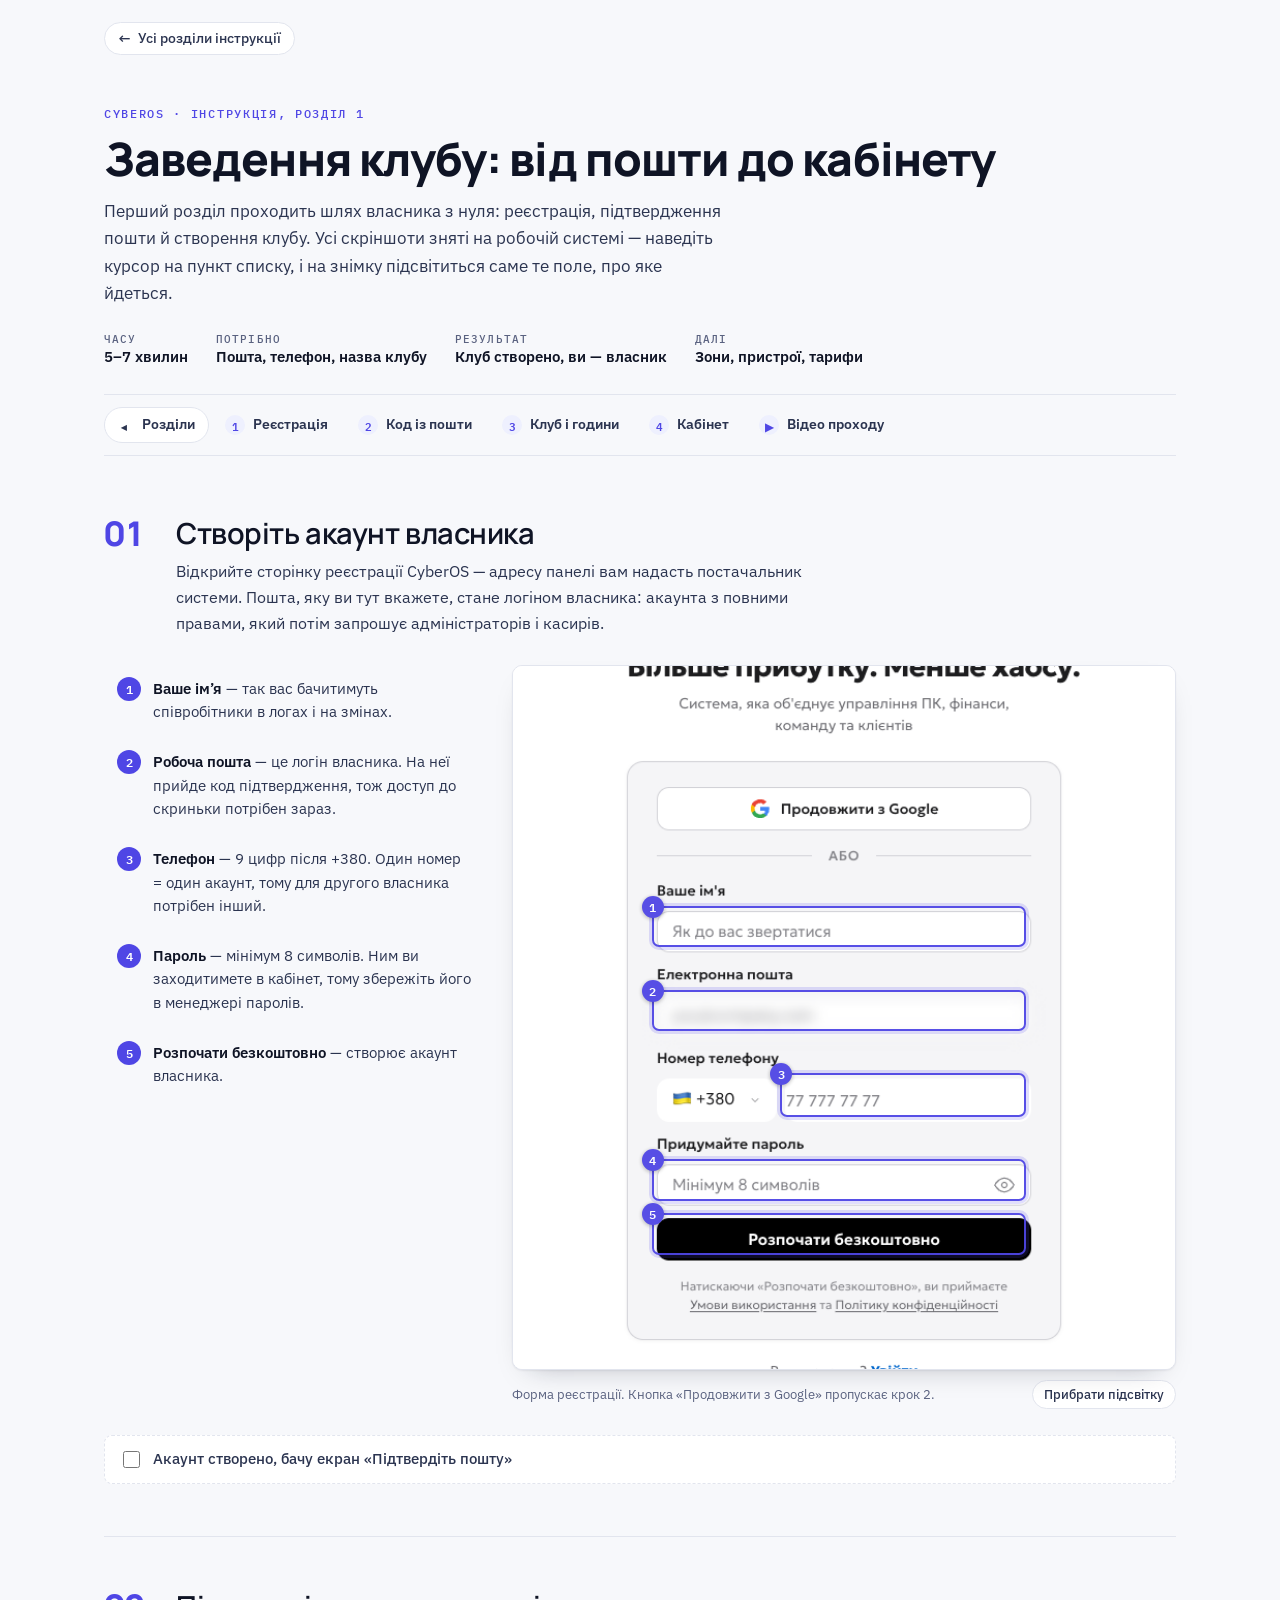
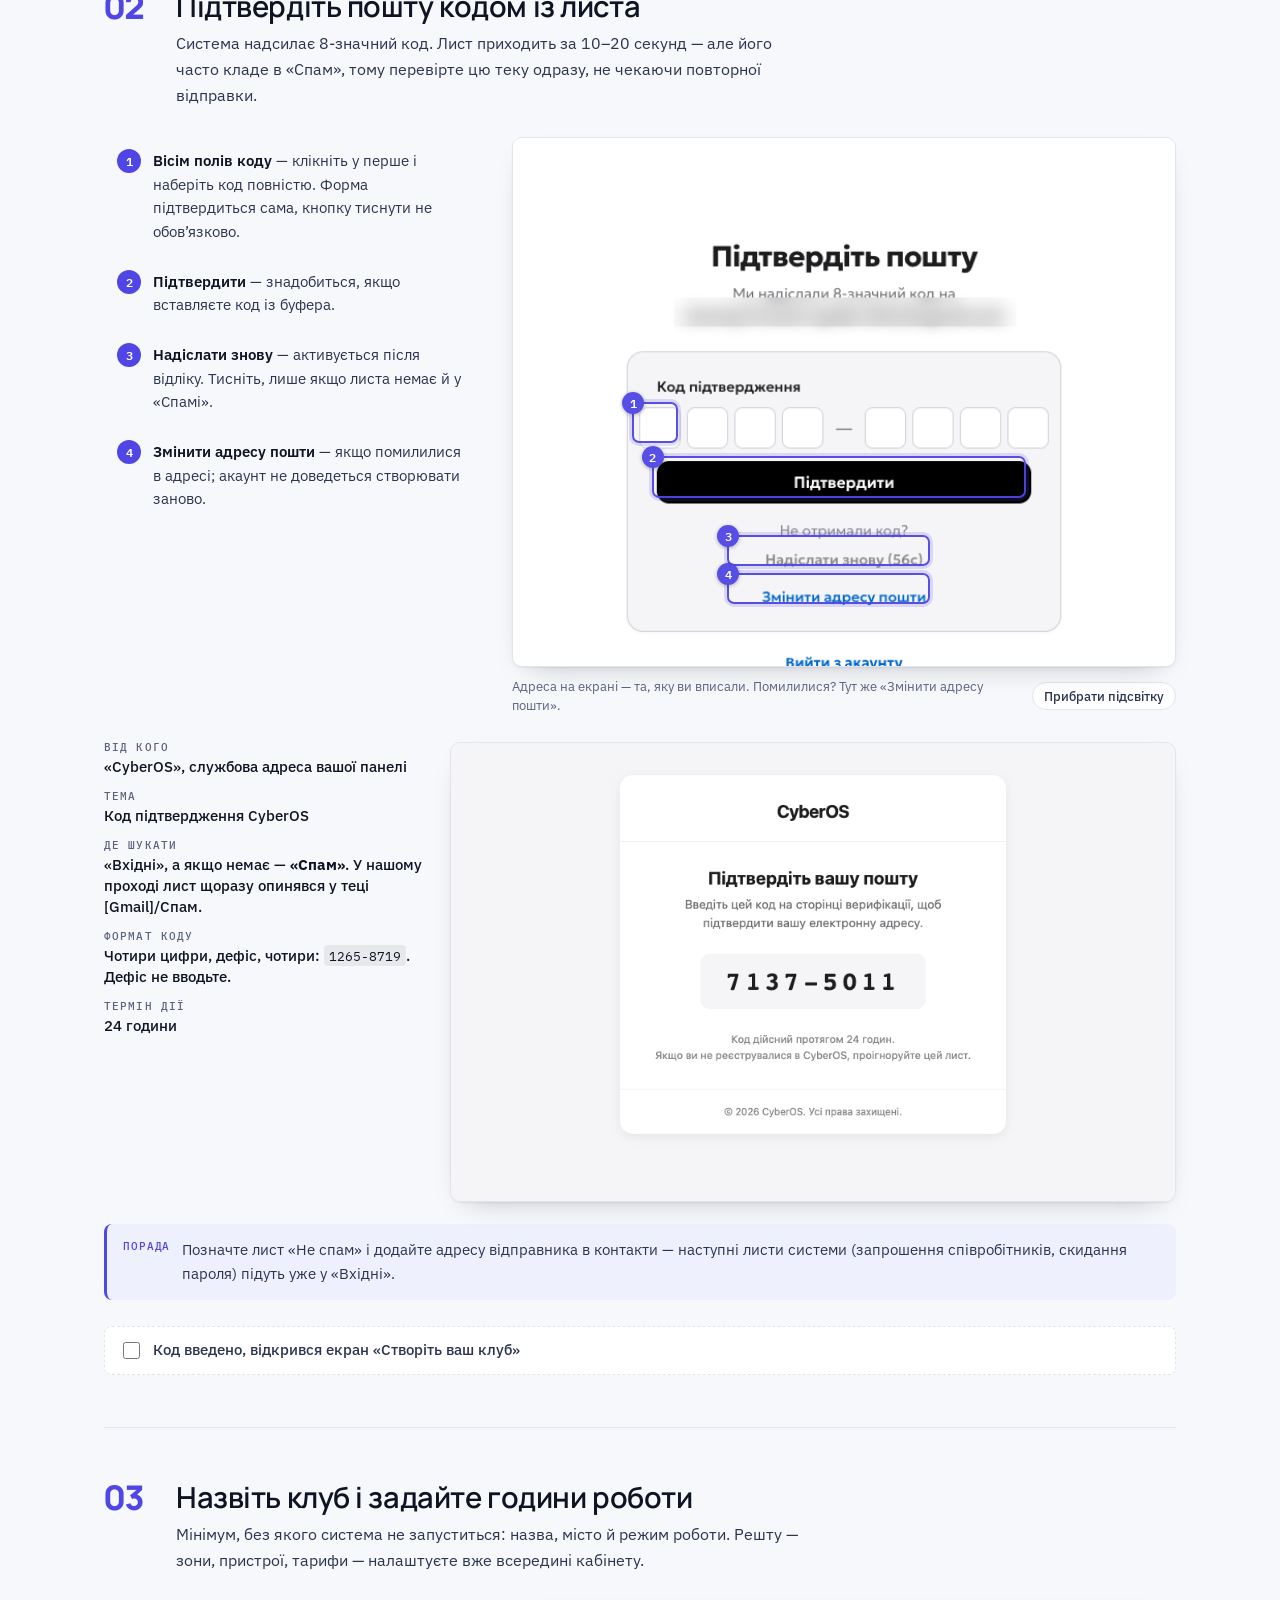
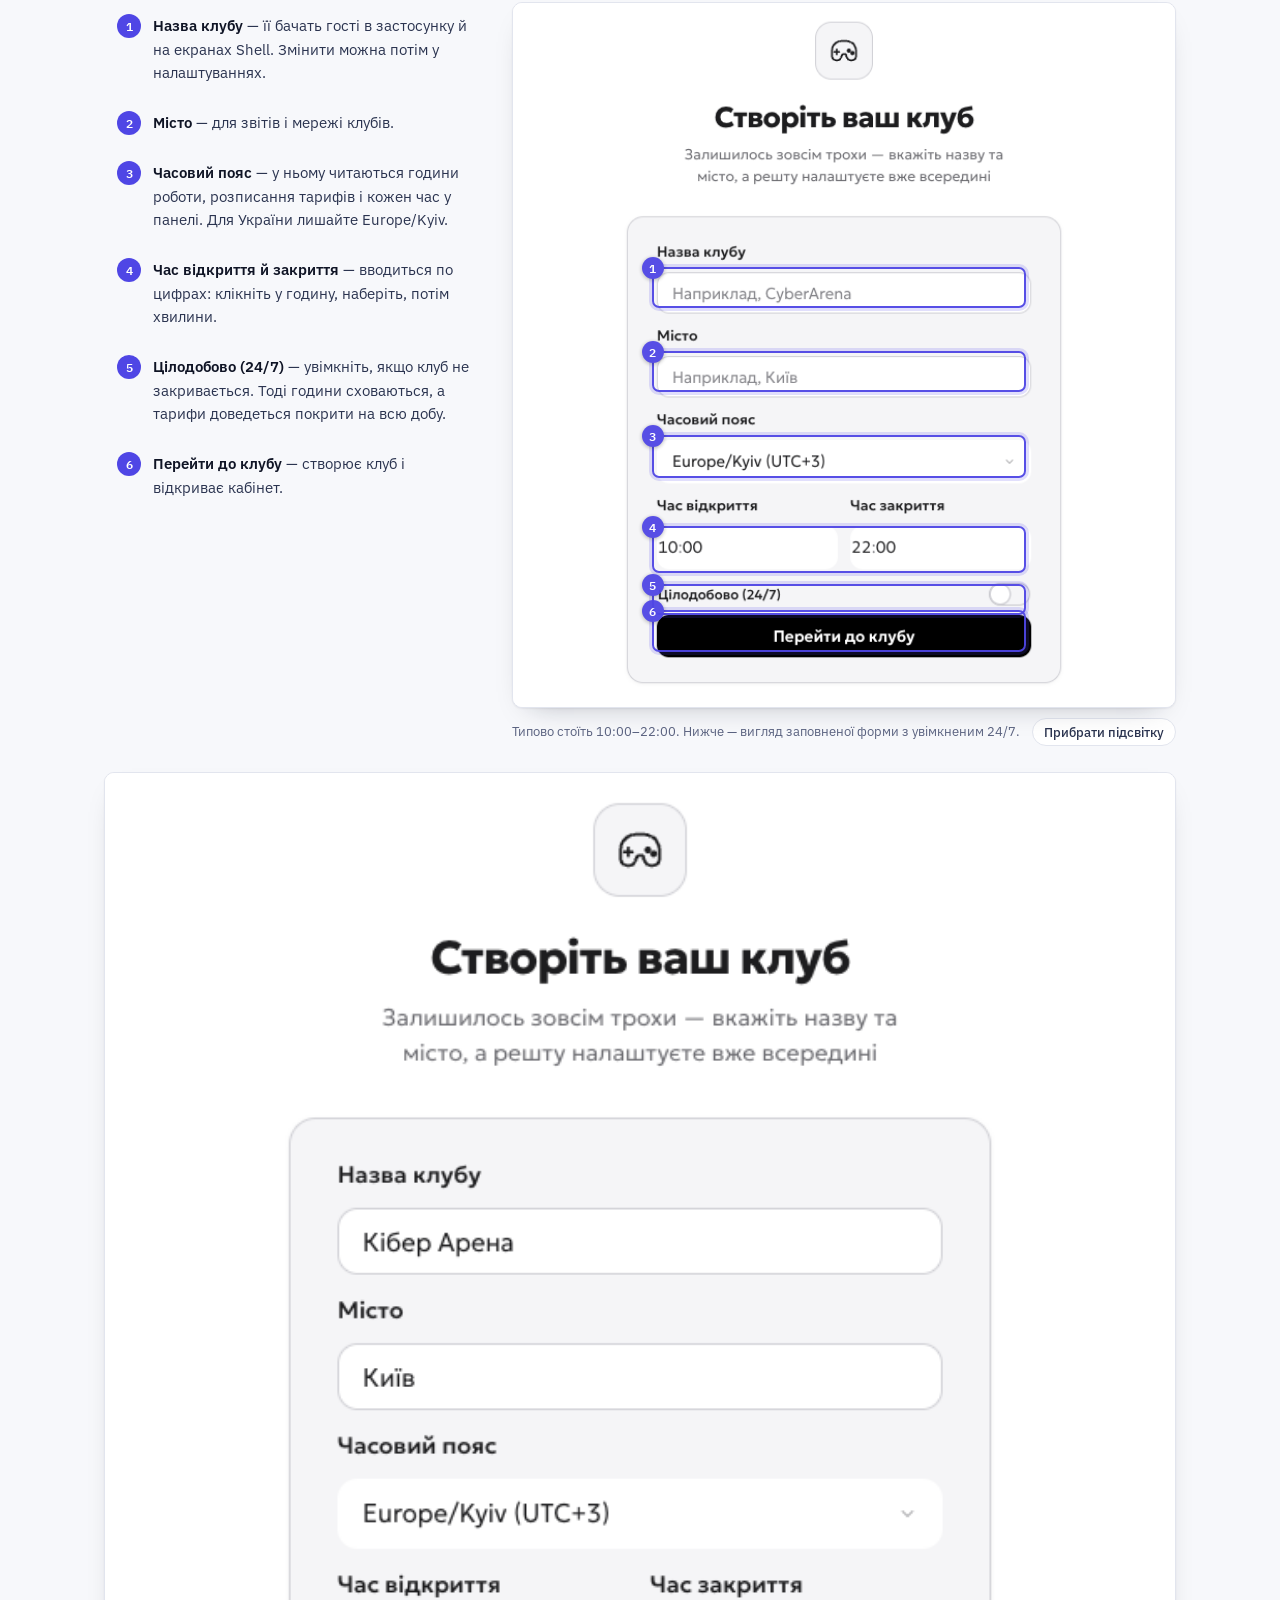
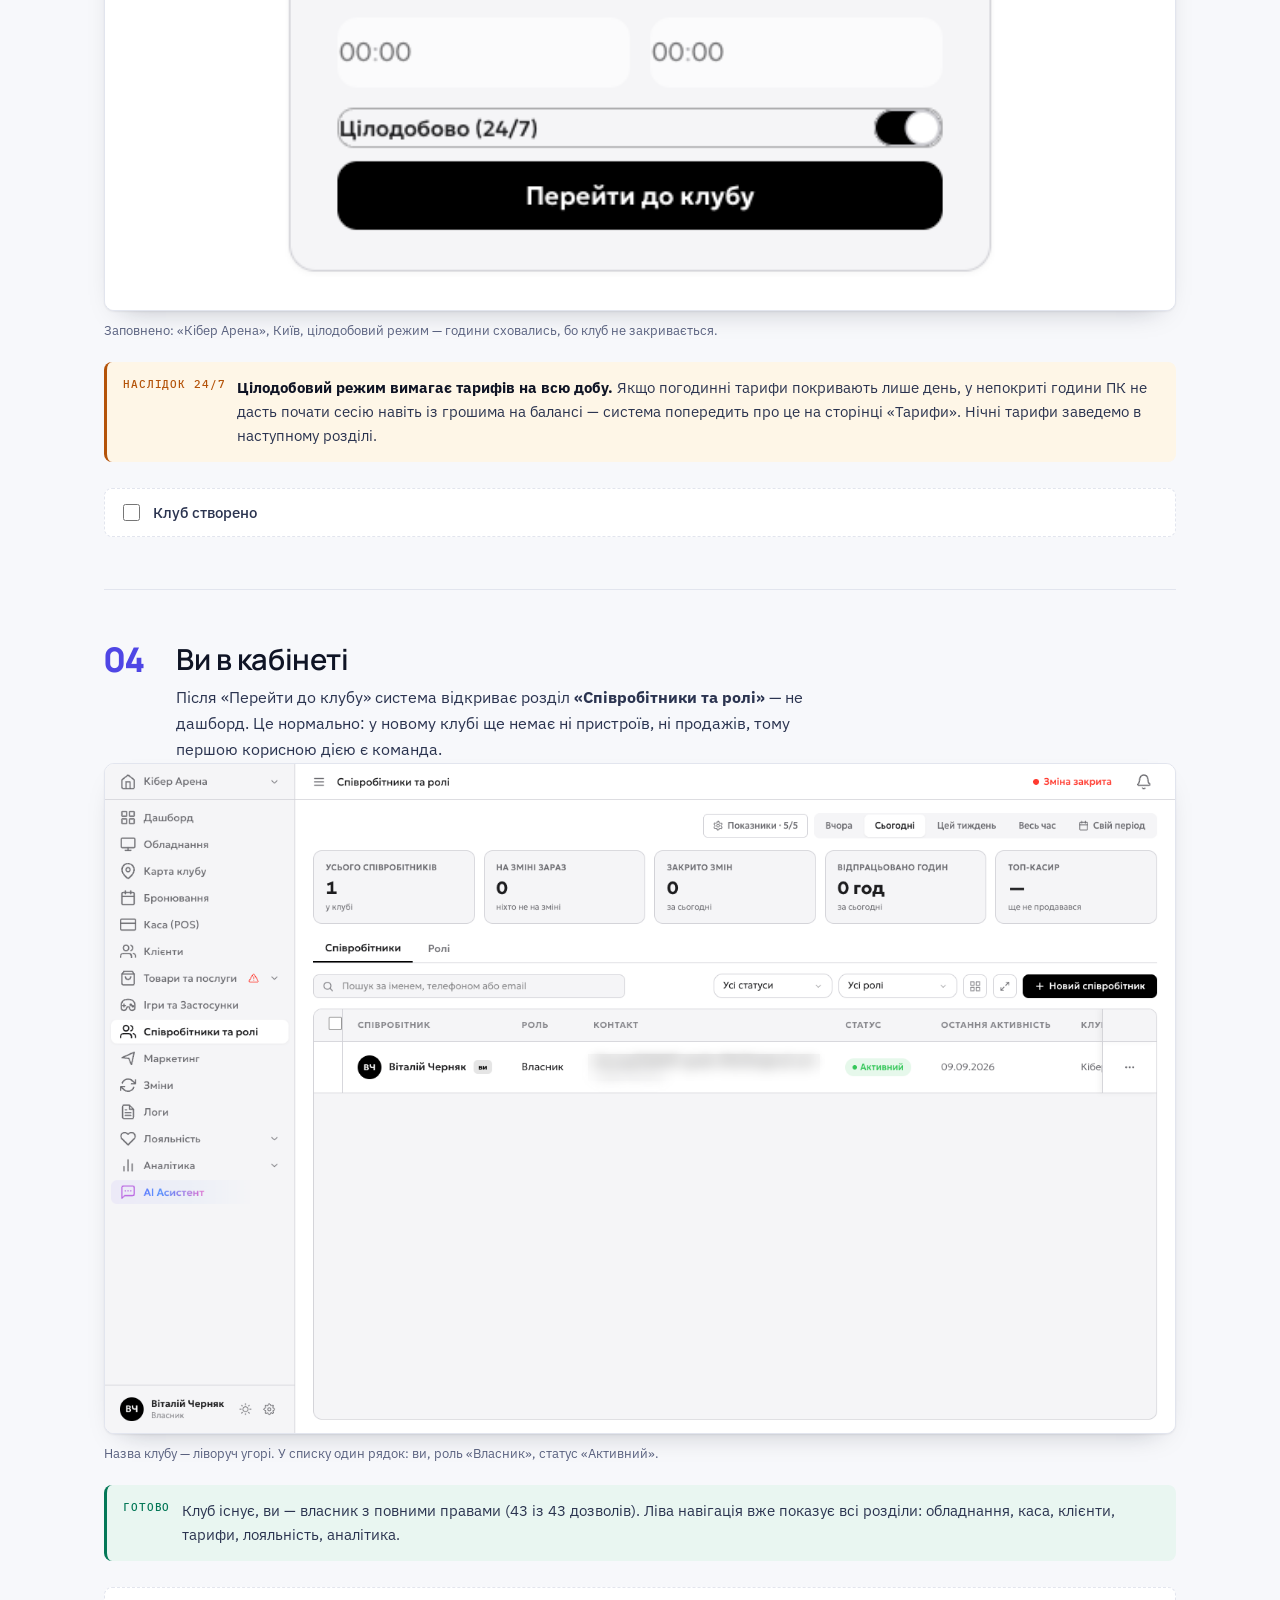
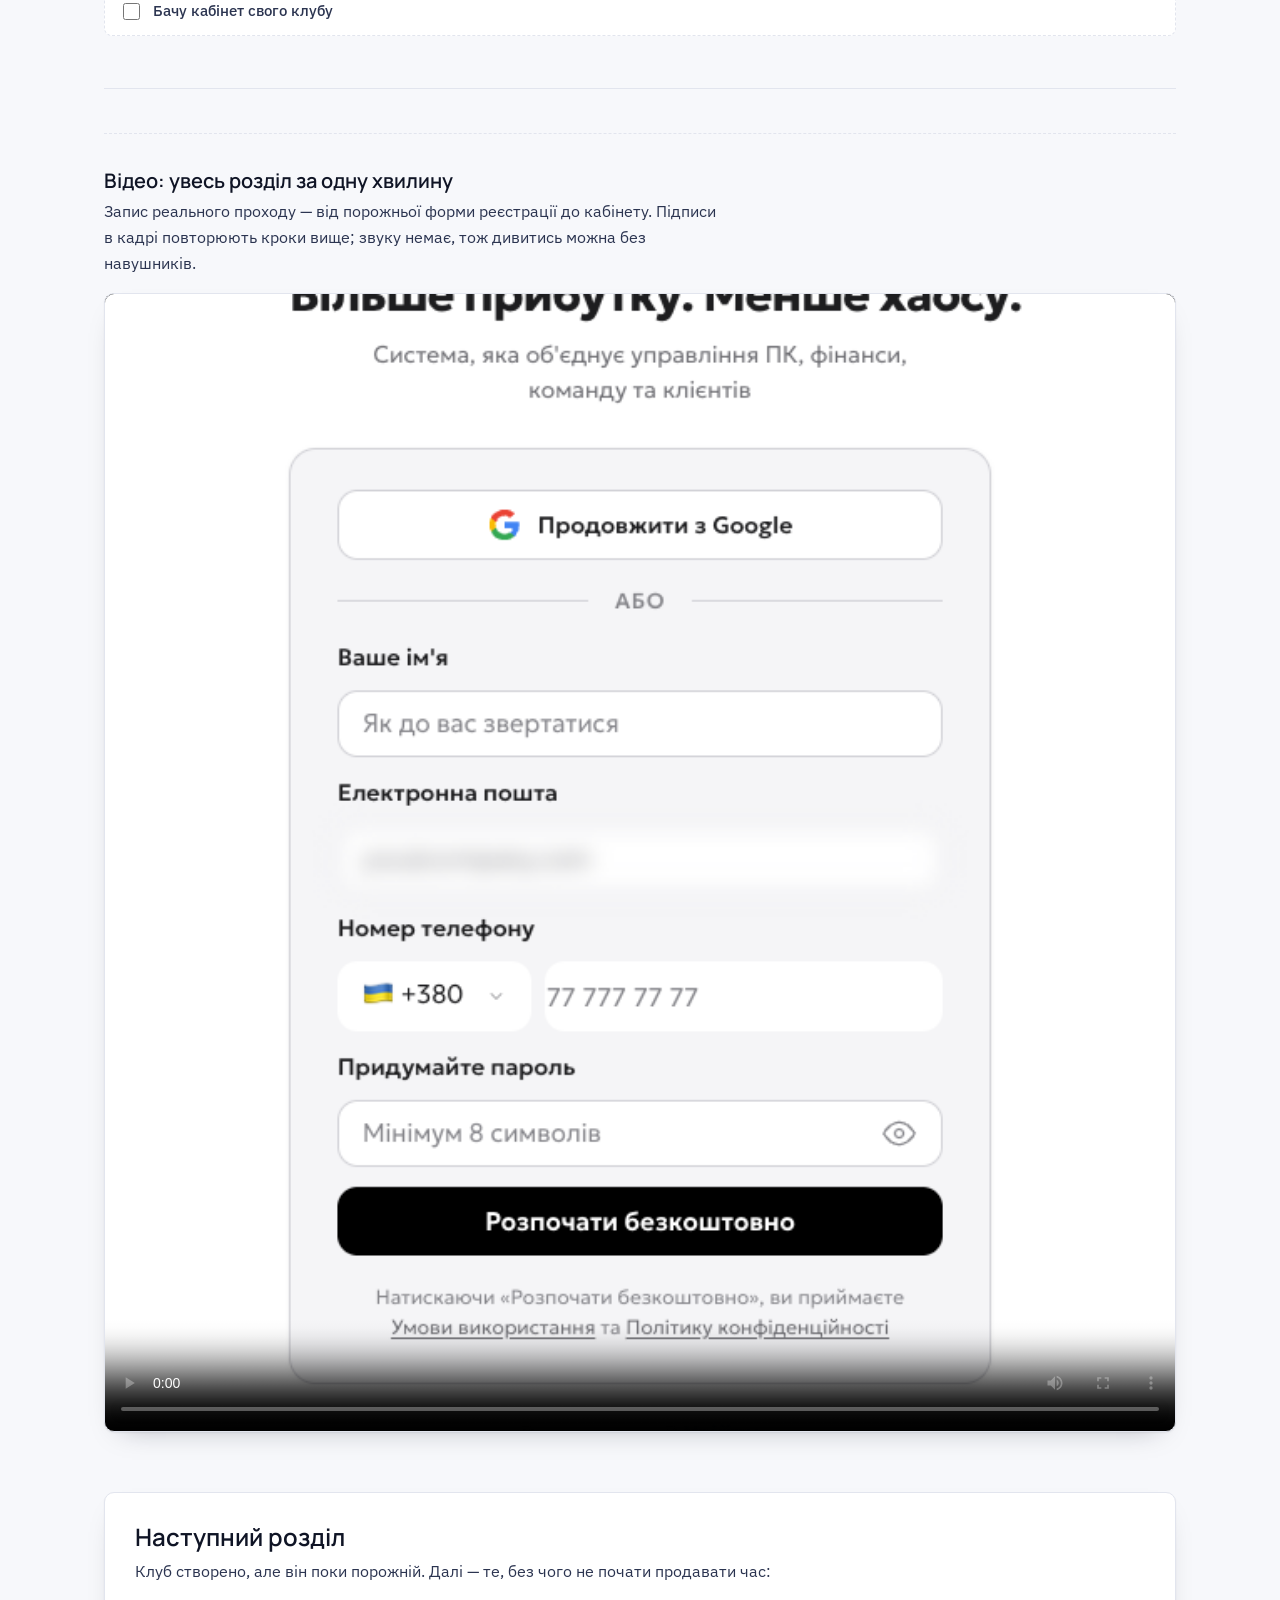
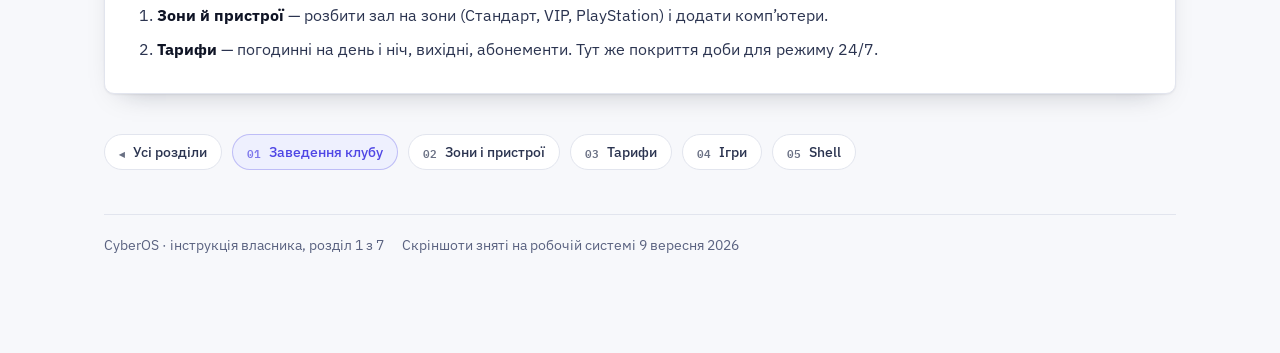
<file: instruction-01-club-setup.html>
<!doctype html>
<html lang="uk">
<head>
<meta charset="utf-8">
<meta name="viewport" content="width=device-width, initial-scale=1">
<meta name="color-scheme" content="light dark">
<meta name="description" content="Реєстрація власника, лист із кодом і створення клубу з нуля.">
<style>
  html, body { margin: 0; }
  img { max-width: 100%; }
  [hidden] { display: none !important; }
</style>
<title>Заведення клубу CyberOS</title>
<link rel="preconnect" href="https://fonts.googleapis.com">
<link rel="preconnect" href="https://fonts.gstatic.com" crossorigin>
<link rel="stylesheet" href="https://fonts.googleapis.com/css2?family=Manrope:wght@600;800&family=IBM+Plex+Sans:wght@400;500;600&family=IBM+Plex+Mono:wght@400;500&display=swap">
<style>
:root {
    --ink: #0F1425;
    --ink-2: #2B3450;
    --muted: #5A6280;
    --paper: #F7F8FB;
    --surface: #FFFFFF;
    --line: #E2E5EE;
    --accent: #4F46E5;
    --accent-soft: #EEF0FE;
    --warn: #B45309;
    --warn-soft: #FEF6E7;
    --ok: #047857;
    --ok-soft: #E9F6F1;
    --shadow: 0 1px 2px rgba(15, 20, 37, .06), 0 12px 28px -18px rgba(15, 20, 37, .35);
    --radius: 10px;
    --step-font: 'Manrope', 'Trebuchet MS', sans-serif;
    --body-font: 'IBM Plex Sans', 'Helvetica Neue', Arial, sans-serif;
    --mono-font: 'IBM Plex Mono', ui-monospace, 'SF Mono', Menlo, monospace;
  }
  @media (prefers-color-scheme: dark) {
    :root:not([data-theme="light"]) {
      --ink: #EEF1F8;
      --ink-2: #C6CCDD;
      --muted: #949CB5;
      --paper: #0B0F1A;
      --surface: #131926;
      --line: #262E42;
      --accent: #8B85F5;
      --accent-soft: #1D2237;
      --warn: #E9A23B;
      --warn-soft: #2A2113;
      --ok: #4BC299;
      --ok-soft: #12261F;
      --shadow: 0 1px 2px rgba(0, 0, 0, .5), 0 16px 34px -20px rgba(0, 0, 0, .8);
    }
  }
  :root[data-theme="dark"] {
    --ink: #EEF1F8;
    --ink-2: #C6CCDD;
    --muted: #949CB5;
    --paper: #0B0F1A;
    --surface: #131926;
    --line: #262E42;
    --accent: #8B85F5;
    --accent-soft: #1D2237;
    --warn: #E9A23B;
    --warn-soft: #2A2113;
    --ok: #4BC299;
    --ok-soft: #12261F;
    --shadow: 0 1px 2px rgba(0, 0, 0, .5), 0 16px 34px -20px rgba(0, 0, 0, .8);
  }

  * { box-sizing: border-box; }
  body {
    margin: 0;
    background: var(--paper);
    color: var(--ink);
    font: 400 16px/1.62 var(--body-font);
    -webkit-font-smoothing: antialiased;
  }
  .wrap { max-width: 1120px; margin: 0 auto; padding: 0 24px 96px; }

  /* ── шапка ─────────────────────────────────────────────── */
  .masthead { padding: 56px 0 28px; border-bottom: 1px solid var(--line); }
  .kicker {
    font: 500 12px/1 var(--mono-font);
    letter-spacing: .14em;
    text-transform: uppercase;
    color: var(--accent);
    margin: 0 0 14px;
  }
  h1 {
    font: 800 clamp(32px, 5vw, 46px)/1.08 var(--step-font);
    letter-spacing: -.02em;
    margin: 0 0 14px;
    text-wrap: balance;
  }
  .lede { margin: 0; max-width: 62ch; color: var(--ink-2); font-size: 17px; }
  .facts {
    display: flex; flex-wrap: wrap; gap: 10px 28px;
    margin: 26px 0 0; padding: 0; list-style: none;
  }
  .facts div { display: flex; flex-direction: column; gap: 2px; }
  .facts dt { font: 500 11px/1 var(--mono-font); letter-spacing: .1em; text-transform: uppercase; color: var(--muted); }
  .facts dd { margin: 0; font: 600 15px/1.3 var(--body-font); }

  /* ── навігація кроків ──────────────────────────────────── */
  .rail {
    position: sticky; top: 0; z-index: 20;
    display: flex; gap: 6px; align-items: center;
    padding: 12px 0; margin-bottom: 8px;
    background: color-mix(in srgb, var(--paper) 92%, transparent);
    backdrop-filter: blur(8px);
    border-bottom: 1px solid var(--line);
    overflow-x: auto;
  }
  .rail a {
    flex: 0 0 auto;
    display: inline-flex; align-items: center; gap: 8px;
    padding: 7px 13px 7px 9px;
    border-radius: 999px;
    color: var(--ink-2); text-decoration: none;
    font: 600 13.5px/1 var(--body-font);
    border: 1px solid transparent;
  }
  .rail a:hover, .rail a:focus-visible { background: var(--accent-soft); color: var(--accent); outline: none; }
  .rail a.rail-home { border-color: var(--line); background: var(--surface); color: var(--ink-2); }
  .rail a.rail-home i { background: none; color: var(--ink-2); }
  .rail a.done { color: var(--ok); }
  .rail a i {
    display: grid; place-items: center;
    width: 20px; height: 20px; border-radius: 50%;
    background: var(--accent-soft); color: var(--accent);
    font: 600 11px/1 var(--mono-font); font-style: normal;
  }
  .rail a.done i { background: var(--ok-soft); color: var(--ok); }

  /* ── крок ──────────────────────────────────────────────── */
  .step { padding: 52px 0; border-bottom: 1px solid var(--line); }
  .step:last-of-type { border-bottom: 0; }
  .step-head { display: grid; grid-template-columns: 54px 1fr; gap: 18px; align-items: start; }
  .step-num {
    font: 800 34px/1 var(--step-font);
    color: var(--accent);
    letter-spacing: -.03em;
    font-variant-numeric: tabular-nums;
  }
  .step h2 { font: 600 clamp(23px, 3vw, 29px)/1.2 var(--step-font); margin: 0 0 8px; letter-spacing: -.015em; text-wrap: balance; }
  .step-head p { margin: 0; color: var(--ink-2); max-width: 64ch; }
  .step-body { margin-top: 28px; display: grid; grid-template-columns: minmax(300px, 380px) 1fr; gap: 28px; align-items: start; }
  @media (max-width: 900px) { .step-body { grid-template-columns: 1fr; } }

  /* ── підказки ──────────────────────────────────────────── */
  .hints { margin: 0; padding: 0; list-style: none; display: flex; flex-direction: column; gap: 2px; }
  .hints li {
    display: grid; grid-template-columns: 24px 1fr; gap: 12px;
    padding: 11px 12px; border-radius: 8px;
    border: 1px solid transparent;
    cursor: default;
    transition: background .14s ease, border-color .14s ease;
  }
  .hints li:hover, .hints li.on { background: var(--accent-soft); border-color: color-mix(in srgb, var(--accent) 28%, transparent); }
  .hint-num {
    display: grid; place-items: center;
    width: 24px; height: 24px; border-radius: 50%;
    background: var(--accent); color: #fff;
    font: 600 12px/1 var(--mono-font);
  }
  .hint-text { font-size: 14.6px; color: var(--ink-2); }
  .hint-text b { color: var(--ink); font-weight: 600; }

  /* ── скріншот з рамками ────────────────────────────────── */
  figure { margin: 0; }
  .shot {
    position: relative;
    border: 1px solid var(--line); border-radius: var(--radius);
    background: var(--surface); box-shadow: var(--shadow);
    overflow: hidden;
  }
  .shot img { display: block; width: 100%; height: auto; }
  .spot {
    position: absolute;
    margin: -5px 0 0 -5px; padding: 5px;
    width: auto; background: transparent;
    border: 2px solid var(--accent); border-radius: 7px;
    box-shadow: 0 0 0 3px color-mix(in srgb, var(--accent) 18%, transparent);
    cursor: pointer; opacity: .95;
    transition: box-shadow .14s ease, transform .14s ease;
  }
  .spot:hover, .spot.on { box-shadow: 0 0 0 6px color-mix(in srgb, var(--accent) 30%, transparent); transform: scale(1.015); }
  .spot:focus-visible { outline: 3px solid var(--warn); outline-offset: 3px; }
  .spot-num {
    position: absolute; top: -12px; left: -12px;
    display: grid; place-items: center;
    width: 22px; height: 22px; border-radius: 50%;
    background: var(--accent); color: #fff;
    font: 600 12px/1 var(--mono-font);
    box-shadow: 0 1px 4px rgba(0, 0, 0, .3);
  }
  .shot.bare .spot { opacity: 0; pointer-events: none; }
  .shot-bar {
    display: flex; align-items: center; justify-content: space-between; gap: 12px;
    margin-top: 10px;
  }
  figcaption { font: 400 13px/1.5 var(--body-font); color: var(--muted); }
  .toggle {
    flex: 0 0 auto;
    display: inline-flex; align-items: center; gap: 7px;
    font: 500 12.5px/1 var(--body-font); color: var(--ink-2);
    padding: 7px 11px; border: 1px solid var(--line); border-radius: 999px;
    background: var(--surface); cursor: pointer;
  }
  .toggle:hover { border-color: var(--accent); color: var(--accent); }

  /* ── плашки ────────────────────────────────────────────── */
  .note {
    display: grid; grid-template-columns: auto 1fr; gap: 12px;
    margin: 22px 0 0; padding: 14px 16px;
    border-radius: 8px; font-size: 14.8px;
    border-left: 3px solid var(--accent); background: var(--accent-soft); color: var(--ink-2);
  }
  .note b { color: var(--ink); }
  .note--warn { border-left-color: var(--warn); background: var(--warn-soft); }
  .note--ok { border-left-color: var(--ok); background: var(--ok-soft); }
  .note-tag { font: 500 11px/1.5 var(--mono-font); letter-spacing: .08em; text-transform: uppercase; color: var(--warn); }
  .note--ok .note-tag { color: var(--ok); }
  .note:not(.note--warn):not(.note--ok) .note-tag { color: var(--accent); }
  code {
    font: 400 .92em/1.4 var(--mono-font);
    background: color-mix(in srgb, var(--ink) 7%, transparent);
    padding: .12em .38em; border-radius: 4px;
    word-break: break-word;
  }

  /* ── лист ──────────────────────────────────────────────── */
  .letter { display: grid; grid-template-columns: minmax(240px, 320px) 1fr; gap: 26px; align-items: start; margin-top: 26px; }
  @media (max-width: 900px) { .letter { grid-template-columns: 1fr; } }
  .letter-meta { margin: 0; display: flex; flex-direction: column; gap: 14px; }
  .letter-meta div { display: grid; gap: 3px; }
  .letter-meta dt { font: 500 11px/1 var(--mono-font); letter-spacing: .1em; text-transform: uppercase; color: var(--muted); }
  .letter-meta dd { margin: 0; font: 500 14.5px/1.45 var(--body-font); }
  .letter-shot { border: 1px solid var(--line); border-radius: var(--radius); overflow: hidden; background: var(--surface); box-shadow: var(--shadow); max-height: 460px; overflow-y: auto; }
  .letter-shot img { display: block; width: 100%; height: auto; }

  /* ── відео ─────────────────────────────────────────────── */
  .video-block { margin-top: 44px; padding-top: 34px; border-top: 1px dashed var(--line); }
  .video-block h3 { font: 600 20px/1.25 var(--step-font); margin: 0 0 6px; }
  .video-block p { margin: 0 0 16px; color: var(--ink-2); max-width: 62ch; }
  video { width: 100%; border-radius: var(--radius); border: 1px solid var(--line); background: #000; box-shadow: var(--shadow); }

  /* ── чекліст ───────────────────────────────────────────── */
  .check {
    display: flex; align-items: center; gap: 10px;
    margin-top: 26px; padding: 12px 14px;
    border: 1px dashed var(--line); border-radius: 8px;
    font: 500 14.5px/1 var(--body-font); color: var(--ink-2);
    cursor: pointer; user-select: none;
    background: var(--surface);
  }
  .check input { width: 17px; height: 17px; accent-color: var(--ok); cursor: pointer; }
  .check.done { border-style: solid; border-color: var(--ok); color: var(--ok); background: var(--ok-soft); }

  /* ── фінал ─────────────────────────────────────────────── */
  .next { margin-top: 52px; padding: 30px; border: 1px solid var(--line); border-radius: var(--radius); background: var(--surface); box-shadow: var(--shadow); }
  .next h2 { font: 600 24px/1.2 var(--step-font); margin: 0 0 8px; }
  .next p { margin: 0 0 18px; color: var(--ink-2); max-width: 64ch; }
  .next ol { margin: 0; padding-left: 22px; display: grid; gap: 8px; color: var(--ink-2); }
  .next ol b { color: var(--ink); }
  footer { margin-top: 44px; padding-top: 20px; border-top: 1px solid var(--line); color: var(--muted); font-size: 13.5px; display: flex; flex-wrap: wrap; gap: 6px 18px; }
  @media (prefers-reduced-motion: reduce) { * { transition: none !important; animation: none !important; } }

  /* ── навігація між розділами ───────────────────────────── */
  .home-link {
    display: inline-flex; align-items: center; gap: 7px; margin: 22px 0 -8px;
    padding: 8px 13px; border: 1px solid var(--line); border-radius: 999px;
    background: var(--surface); color: var(--ink-2); text-decoration: none;
    font: 500 13.5px/1 var(--body-font);
  }
  .home-link:hover, .home-link:focus-visible { border-color: var(--accent); color: var(--accent); outline: none; }
  .home-link span { font-size: 15px; line-height: 1; }
  .chapters { display: flex; flex-wrap: wrap; gap: 10px; margin-top: 40px; }
  .chapters a {
    display: inline-flex; align-items: center; gap: 8px;
    padding: 10px 14px; border: 1px solid var(--line); border-radius: 999px;
    background: var(--surface); color: var(--ink-2); text-decoration: none;
    font: 500 14px/1 var(--body-font);
  }
  .chapters a:hover, .chapters a:focus-visible { border-color: var(--accent); color: var(--accent); outline: none; }
  .chapters a.current { background: var(--accent-soft); border-color: color-mix(in srgb, var(--accent) 30%, transparent); color: var(--accent); }
  .chapters i { font-style: normal; font: 600 11px/1 var(--mono-font); opacity: .7; }

</style>

</head>
<body>
<div class="wrap">
  <a class="home-link" href="index.html"><span>&#8592;</span>Усі розділи інструкції</a>
  <header class="masthead">
    <p class="kicker">CyberOS · інструкція, розділ 1</p>
    <h1>Заведення клубу: від пошти до кабінету</h1>
    <p class="lede">
      Перший розділ проходить шлях власника з нуля: реєстрація, підтвердження пошти й створення клубу.
      Усі скріншоти зняті на робочій системі — наведіть курсор на пункт списку, і на знімку підсвітиться
      саме те поле, про яке йдеться.
    </p>
    <dl class="facts">
      <div><dt>Часу</dt><dd>5–7 хвилин</dd></div>
      <div><dt>Потрібно</dt><dd>Пошта, телефон, назва клубу</dd></div>
      <div><dt>Результат</dt><dd>Клуб створено, ви — власник</dd></div>
      <div><dt>Далі</dt><dd>Зони, пристрої, тарифи</dd></div>
    </dl>
  </header>

  <nav class="rail" aria-label="Кроки розділу">
    <a class="rail-home" href="index.html"><i>&#9666;</i>Розділи</a>
    <a href="#step-1" data-rail="1"><i>1</i>Реєстрація</a>
    <a href="#step-2" data-rail="2"><i>2</i>Код із пошти</a>
    <a href="#step-3" data-rail="3"><i>3</i>Клуб і години</a>
    <a href="#step-4" data-rail="4"><i>4</i>Кабінет</a>
    <a href="#video"><i>▶</i>Відео проходу</a>
  </nav>

  <main>
    <section class="step" id="step-1">
      <div class="step-head">
        <span class="step-num">01</span>
        <div>
          <h2>Створіть акаунт власника</h2>
          <p>
            Відкрийте сторінку реєстрації CyberOS — адресу панелі вам надасть постачальник системи.
            Пошта, яку ви тут вкажете, стане логіном власника: акаунта з повними правами,
            який потім запрошує адміністраторів і касирів.
          </p>
        </div>
      </div>
      <div class="step-body">
        <ol class="hints" data-shot="01-register-empty"><li data-key="01-register-empty:name"><span class="hint-num">1</span><span class="hint-text"><b>Ваше ім’я</b> — так вас бачитимуть співробітники в логах і на змінах.</span></li>
<li data-key="01-register-empty:email"><span class="hint-num">2</span><span class="hint-text"><b>Робоча пошта</b> — це логін власника. На неї прийде код підтвердження, тож доступ до скриньки потрібен зараз.</span></li>
<li data-key="01-register-empty:phone"><span class="hint-num">3</span><span class="hint-text"><b>Телефон</b> — 9 цифр після +380. Один номер = один акаунт, тому для другого власника потрібен інший.</span></li>
<li data-key="01-register-empty:password"><span class="hint-num">4</span><span class="hint-text"><b>Пароль</b> — мінімум 8 символів. Ним ви заходитимете в кабінет, тому збережіть його в менеджері паролів.</span></li>
<li data-key="01-register-empty:submit"><span class="hint-num">5</span><span class="hint-text"><b>Розпочати безкоштовно</b> — створює акаунт власника.</span></li></ol>
        <figure>
          <div class="shot" id="shot-01-register-empty">
            <img src="shots/crop-01-register-empty.png" alt="Форма реєстрації CyberOS: ім’я, пошта, телефон, пароль">
            <button class="spot" data-key="01-register-empty:name" style="left:21.719%;top:34.853%;width:56.563%;height:5.882%" aria-label="<b>Ваше ім’я</b> — так вас бачитимуть співробітники в логах і на змінах."><span class="spot-num">1</span></button>
<button class="spot" data-key="01-register-empty:email" style="left:21.719%;top:46.765%;width:56.563%;height:5.882%" aria-label="<b>Робоча пошта</b> — це логін власника. На неї прийде код підтвердження, тож доступ до скриньки потрібен зараз."><span class="spot-num">2</span></button>
<button class="spot" data-key="01-register-empty:phone" style="left:41.094%;top:58.676%;width:37.188%;height:6.176%" aria-label="<b>Телефон</b> — 9 цифр після +380. Один номер = один акаунт, тому для другого власника потрібен інший."><span class="spot-num">3</span></button>
<button class="spot" data-key="01-register-empty:password" style="left:21.719%;top:70.882%;width:56.563%;height:5.882%" aria-label="<b>Пароль</b> — мінімум 8 символів. Ним ви заходитимете в кабінет, тому збережіть його в менеджері паролів."><span class="spot-num">4</span></button>
<button class="spot" data-key="01-register-empty:submit" style="left:21.719%;top:78.529%;width:56.563%;height:6.029%" aria-label="<b>Розпочати безкоштовно</b> — створює акаунт власника."><span class="spot-num">5</span></button>
          </div>
          <div class="shot-bar">
            <figcaption>Форма реєстрації. Кнопка «Продовжити з Google» пропускає крок 2.</figcaption>
            <button class="toggle" type="button" data-toggle="shot-01-register-empty">Прибрати підсвітку</button>
          </div>
        </figure>
      </div>
      <label class="check"><input type="checkbox" data-step="1"> Акаунт створено, бачу екран «Підтвердіть пошту»</label>
    </section>

    <section class="step" id="step-2">
      <div class="step-head">
        <span class="step-num">02</span>
        <div>
          <h2>Підтвердіть пошту кодом із листа</h2>
          <p>
            Система надсилає 8-значний код. Лист приходить за 10–20 секунд — але його часто
            кладе в «Спам», тому перевірте цю теку одразу, не чекаючи повторної відправки.
          </p>
        </div>
      </div>
      <div class="step-body">
        <ol class="hints" data-shot="03-verify-empty"><li data-key="03-verify-empty:code"><span class="hint-num">1</span><span class="hint-text"><b>Вісім полів коду</b> — клікніть у перше і наберіть код повністю. Форма підтвердиться сама, кнопку тиснути не обов’язково.</span></li>
<li data-key="03-verify-empty:confirm"><span class="hint-num">2</span><span class="hint-text"><b>Підтвердити</b> — знадобиться, якщо вставляєте код із буфера.</span></li>
<li data-key="03-verify-empty:resend"><span class="hint-num">3</span><span class="hint-text"><b>Надіслати знову</b> — активується після відліку. Тисніть, лише якщо листа немає й у «Спамі».</span></li>
<li data-key="03-verify-empty:change"><span class="hint-num">4</span><span class="hint-text"><b>Змінити адресу пошти</b> — якщо помилилися в адресі; акаунт не доведеться створювати заново.</span></li></ol>
        <figure>
          <div class="shot" id="shot-03-verify-empty">
            <img src="shots/crop-03-verify-empty.png" alt="Екран підтвердження пошти з вісьмома полями коду">
            <button class="spot" data-key="03-verify-empty:code" style="left:18.750%;top:50.980%;width:6.875%;height:7.843%" aria-label="<b>Вісім полів коду</b> — клікніть у перше і наберіть код повністю. Форма підтвердиться сама, кнопку тиснути не обов’язково."><span class="spot-num">1</span></button>
<button class="spot" data-key="03-verify-empty:confirm" style="left:21.719%;top:61.176%;width:56.563%;height:8.039%" aria-label="<b>Підтвердити</b> — знадобиться, якщо вставляєте код із буфера."><span class="spot-num">2</span></button>
<button class="spot" data-key="03-verify-empty:resend" style="left:33.125%;top:76.275%;width:30.625%;height:5.882%" aria-label="<b>Надіслати знову</b> — активується після відліку. Тисніть, лише якщо листа немає й у «Спамі»."><span class="spot-num">3</span></button>
<button class="spot" data-key="03-verify-empty:change" style="left:33.125%;top:83.333%;width:30.625%;height:5.882%" aria-label="<b>Змінити адресу пошти</b> — якщо помилилися в адресі; акаунт не доведеться створювати заново."><span class="spot-num">4</span></button>
          </div>
          <div class="shot-bar">
            <figcaption>Адреса на екрані — та, яку ви вписали. Помилилися? Тут же «Змінити адресу пошти».</figcaption>
            <button class="toggle" type="button" data-toggle="shot-03-verify-empty">Прибрати підсвітку</button>
          </div>
        </figure>
      </div>

      <div class="letter">
        <dl class="letter-meta">
          <div><dt>Від кого</dt><dd>«CyberOS», службова адреса вашої панелі</dd></div>
          <div><dt>Тема</dt><dd>Код підтвердження CyberOS</dd></div>
          <div><dt>Де шукати</dt><dd>«Вхідні», а якщо немає — <b>«Спам»</b>. У нашому проході лист щоразу опинявся у теці [Gmail]/Спам.</dd></div>
          <div><dt>Формат коду</dt><dd>Чотири цифри, дефіс, чотири: <code>1265-8719</code>. Дефіс не вводьте.</dd></div>
          <div><dt>Термін дії</dt><dd>24 години</dd></div>
        </dl>
        <div class="letter-shot">
          <img src="shots/04-email-letter.png" alt="Лист CyberOS із кодом підтвердження" width="900" height="1000">
        </div>
      </div>

      <div class="note">
        <span class="note-tag">Порада</span>
        <span>Позначте лист «Не спам» і додайте адресу відправника в контакти —
        наступні листи системи (запрошення співробітників, скидання пароля) підуть уже у «Вхідні».</span>
      </div>
      <label class="check"><input type="checkbox" data-step="2"> Код введено, відкрився екран «Створіть ваш клуб»</label>
    </section>

    <section class="step" id="step-3">
      <div class="step-head">
        <span class="step-num">03</span>
        <div>
          <h2>Назвіть клуб і задайте години роботи</h2>
          <p>
            Мінімум, без якого система не запуститься: назва, місто й режим роботи.
            Решту — зони, пристрої, тарифи — налаштуєте вже всередині кабінету.
          </p>
        </div>
      </div>
      <div class="step-body">
        <ol class="hints" data-shot="06-onboarding-empty"><li data-key="06-onboarding-empty:club"><span class="hint-num">1</span><span class="hint-text"><b>Назва клубу</b> — її бачать гості в застосунку й на екранах Shell. Змінити можна потім у налаштуваннях.</span></li>
<li data-key="06-onboarding-empty:city"><span class="hint-num">2</span><span class="hint-text"><b>Місто</b> — для звітів і мережі клубів.</span></li>
<li data-key="06-onboarding-empty:timezone"><span class="hint-num">3</span><span class="hint-text"><b>Часовий пояс</b> — у ньому читаються години роботи, розписання тарифів і кожен час у панелі. Для України лишайте Europe/Kyiv.</span></li>
<li data-key="06-onboarding-empty:open"><span class="hint-num">4</span><span class="hint-text"><b>Час відкриття й закриття</b> — вводиться по цифрах: клікніть у годину, наберіть, потім хвилини.</span></li>
<li data-key="06-onboarding-empty:always"><span class="hint-num">5</span><span class="hint-text"><b>Цілодобово (24/7)</b> — увімкніть, якщо клуб не закривається. Тоді години сховаються, а тарифи доведеться покрити на всю добу.</span></li>
<li data-key="06-onboarding-empty:submit"><span class="hint-num">6</span><span class="hint-text"><b>Перейти до клубу</b> — створює клуб і відкриває кабінет.</span></li></ol>
        <figure>
          <div class="shot" id="shot-06-onboarding-empty">
            <img src="shots/crop-06-onboarding-empty.png" alt="Екран створення клубу: назва, місто, часовий пояс, години роботи">
            <button class="spot" data-key="06-onboarding-empty:club" style="left:21.719%;top:38.235%;width:56.563%;height:5.882%" aria-label="<b>Назва клубу</b> — її бачать гості в застосунку й на екранах Shell. Змінити можна потім у налаштуваннях."><span class="spot-num">1</span></button>
<button class="spot" data-key="06-onboarding-empty:city" style="left:21.719%;top:50.147%;width:56.563%;height:5.882%" aria-label="<b>Місто</b> — для звітів і мережі клубів."><span class="spot-num">2</span></button>
<button class="spot" data-key="06-onboarding-empty:timezone" style="left:21.719%;top:62.059%;width:56.563%;height:6.176%" aria-label="<b>Часовий пояс</b> — у ньому читаються години роботи, розписання тарифів і кожен час у панелі. Для України лишайте Europe/Kyiv."><span class="spot-num">3</span></button>
<button class="spot" data-key="06-onboarding-empty:open" style="left:21.719%;top:75.000%;width:56.563%;height:6.765%" aria-label="<b>Час відкриття й закриття</b> — вводиться по цифрах: клікніть у годину, наберіть, потім хвилини."><span class="spot-num">4</span></button>
<button class="spot" data-key="06-onboarding-empty:always" style="left:21.719%;top:83.235%;width:56.563%;height:4.412%" aria-label="<b>Цілодобово (24/7)</b> — увімкніть, якщо клуб не закривається. Тоді години сховаються, а тарифи доведеться покрити на всю добу."><span class="spot-num">5</span></button>
<button class="spot" data-key="06-onboarding-empty:submit" style="left:21.719%;top:86.912%;width:56.563%;height:6.029%" aria-label="<b>Перейти до клубу</b> — створює клуб і відкриває кабінет."><span class="spot-num">6</span></button>
          </div>
          <div class="shot-bar">
            <figcaption>Типово стоїть 10:00–22:00. Нижче — вигляд заповненої форми з увімкненим 24/7.</figcaption>
            <button class="toggle" type="button" data-toggle="shot-06-onboarding-empty">Прибрати підсвітку</button>
          </div>
        </figure>
      </div>

      <figure style="margin-top:26px">
        <div class="shot bare">
          <img src="shots/crop-07-onboarding-filled.png" alt="Заповнена форма клубу: назва «Кібер Арена», місто Київ, режим 24/7">
        </div>
        <div class="shot-bar"><figcaption>Заповнено: «Кібер Арена», Київ, цілодобовий режим — години сховались, бо клуб не закривається.</figcaption></div>
      </figure>

      <div class="note note--warn">
        <span class="note-tag">Наслідок 24/7</span>
        <span><b>Цілодобовий режим вимагає тарифів на всю добу.</b> Якщо погодинні тарифи покривають
        лише день, у непокриті години ПК не дасть почати сесію навіть із грошима на балансі — система
        попередить про це на сторінці «Тарифи». Нічні тарифи заведемо в наступному розділі.</span>
      </div>
      <label class="check"><input type="checkbox" data-step="3"> Клуб створено</label>
    </section>

    <section class="step" id="step-4">
      <div class="step-head">
        <span class="step-num">04</span>
        <div>
          <h2>Ви в кабінеті</h2>
          <p>
            Після «Перейти до клубу» система відкриває розділ <b>«Співробітники та ролі»</b> — не дашборд.
            Це нормально: у новому клубі ще немає ні пристроїв, ні продажів, тому першою корисною дією
            є команда.
          </p>
        </div>
      </div>
      <figure>
        <div class="shot bare">
          <img src="shots/crop-08-club-ready.png" alt="Кабінет нового клубу: розділ «Співробітники та ролі», один власник">
        </div>
        <div class="shot-bar">
          <figcaption>Назва клубу — ліворуч угорі. У списку один рядок: ви, роль «Власник», статус «Активний».</figcaption>
        </div>
      </figure>
      <div class="note note--ok">
        <span class="note-tag">Готово</span>
        <span>Клуб існує, ви — власник з повними правами (43 із 43 дозволів). Ліва навігація вже
        показує всі розділи: обладнання, каса, клієнти, тарифи, лояльність, аналітика.</span>
      </div>
      <label class="check"><input type="checkbox" data-step="4"> Бачу кабінет свого клубу</label>
    </section>

    <section class="video-block" id="video">
      <h3>Відео: увесь розділ за одну хвилину</h3>
      <p>
        Запис реального проходу — від порожньої форми реєстрації до кабінету. Підписи в кадрі
        повторюють кроки вище; звуку немає, тож дивитись можна без навушників.
      </p>
      <video controls preload="metadata" playsinline poster="shots/crop-01-register-empty.png">
        <source src="videos/uc01-registration.mp4" type="video/mp4">
        Ваш браузер не показує це відео. Скачайте файл <code>uc01-registration.mp4</code> з репозиторію інструкції.
      </video>
    </section>

    <section class="next">
      <h2>Наступний розділ</h2>
      <p>Клуб створено, але він поки порожній. Далі — те, без чого не почати продавати час:</p>
      <ol>
        <li><b>Зони й пристрої</b> — розбити зал на зони (Стандарт, VIP, PlayStation) і додати комп’ютери.</li>
        <li><b>Тарифи</b> — погодинні на день і ніч, вихідні, абонементи. Тут же покриття доби для режиму 24/7.</li>
      </ol>
    </section>
  </main>

  <nav class="chapters" aria-label="Розділи інструкції">
    <a href="index.html"><i>&#9666;</i>Усі розділи</a>
    <a href="instruction-01-club-setup.html" class="current"><i>01</i>Заведення клубу</a>
    <a href="instruction-02-zones-devices.html"><i>02</i>Зони і пристрої</a>
    <a href="instruction-03-tariffs.html"><i>03</i>Тарифи</a>
    <a href="instruction-04-games.html"><i>04</i>Ігри</a>
    <a href="instruction-05-shell.html"><i>05</i>Shell</a>
  </nav>

  <footer>
    <span>CyberOS · інструкція власника, розділ 1 з 7</span>
    <span>Скріншоти зняті на робочій системі 9 вересня 2026</span>
  </footer>
</div>

<script>
  // підсвітка: пункт списку ↔ рамка на скріншоті
  const setOn = (key, on) => {
    document.querySelectorAll('[data-key="' + key + '"]').forEach((el) => el.classList.toggle('on', on));
  };
  document.querySelectorAll('.hints li, .spot').forEach((el) => {
    const key = el.dataset.key;
    el.addEventListener('mouseenter', () => setOn(key, true));
    el.addEventListener('mouseleave', () => setOn(key, false));
    el.addEventListener('focus', () => setOn(key, true));
    el.addEventListener('blur', () => setOn(key, false));
    if (el.classList.contains('spot')) {
      el.addEventListener('click', () => {
        const li = document.querySelector('.hints li[data-key="' + key + '"]');
        li?.scrollIntoView({ block: 'nearest', behavior: 'smooth' });
        li?.animate([{ background: 'var(--accent-soft)' }, { background: 'transparent' }], { duration: 900 });
      });
    }
  });

  // перемикач підсвітки на кожному скріншоті
  document.querySelectorAll('.toggle').forEach((btn) => {
    btn.addEventListener('click', () => {
      const shot = document.getElementById(btn.dataset.toggle);
      const bare = shot.classList.toggle('bare');
      btn.textContent = bare ? 'Показати підсвітку' : 'Прибрати підсвітку';
    });
  });

  // чекліст кроків — пам’ять у браузері читача (може бути недоступна)
  const KEY = 'cyberos-guide-01';
  let done = {};
  try { done = JSON.parse(localStorage.getItem(KEY) || '{}'); } catch (e) { done = {}; }
  const paint = () => {
    document.querySelectorAll('.check input').forEach((input) => {
      const n = input.dataset.step;
      input.checked = !!done[n];
      input.closest('.check').classList.toggle('done', !!done[n]);
      document.querySelector('.rail a[data-rail="' + n + '"]')?.classList.toggle('done', !!done[n]);
    });
  };
  document.querySelectorAll('.check input').forEach((input) => {
    input.addEventListener('change', () => {
      done[input.dataset.step] = input.checked;
      try { localStorage.setItem(KEY, JSON.stringify(done)); } catch (e) { /* приватний режим — просто не запамʼятаємо */ }
      paint();
    });
  });
  paint();
</script>

</body>
</html>
</file>
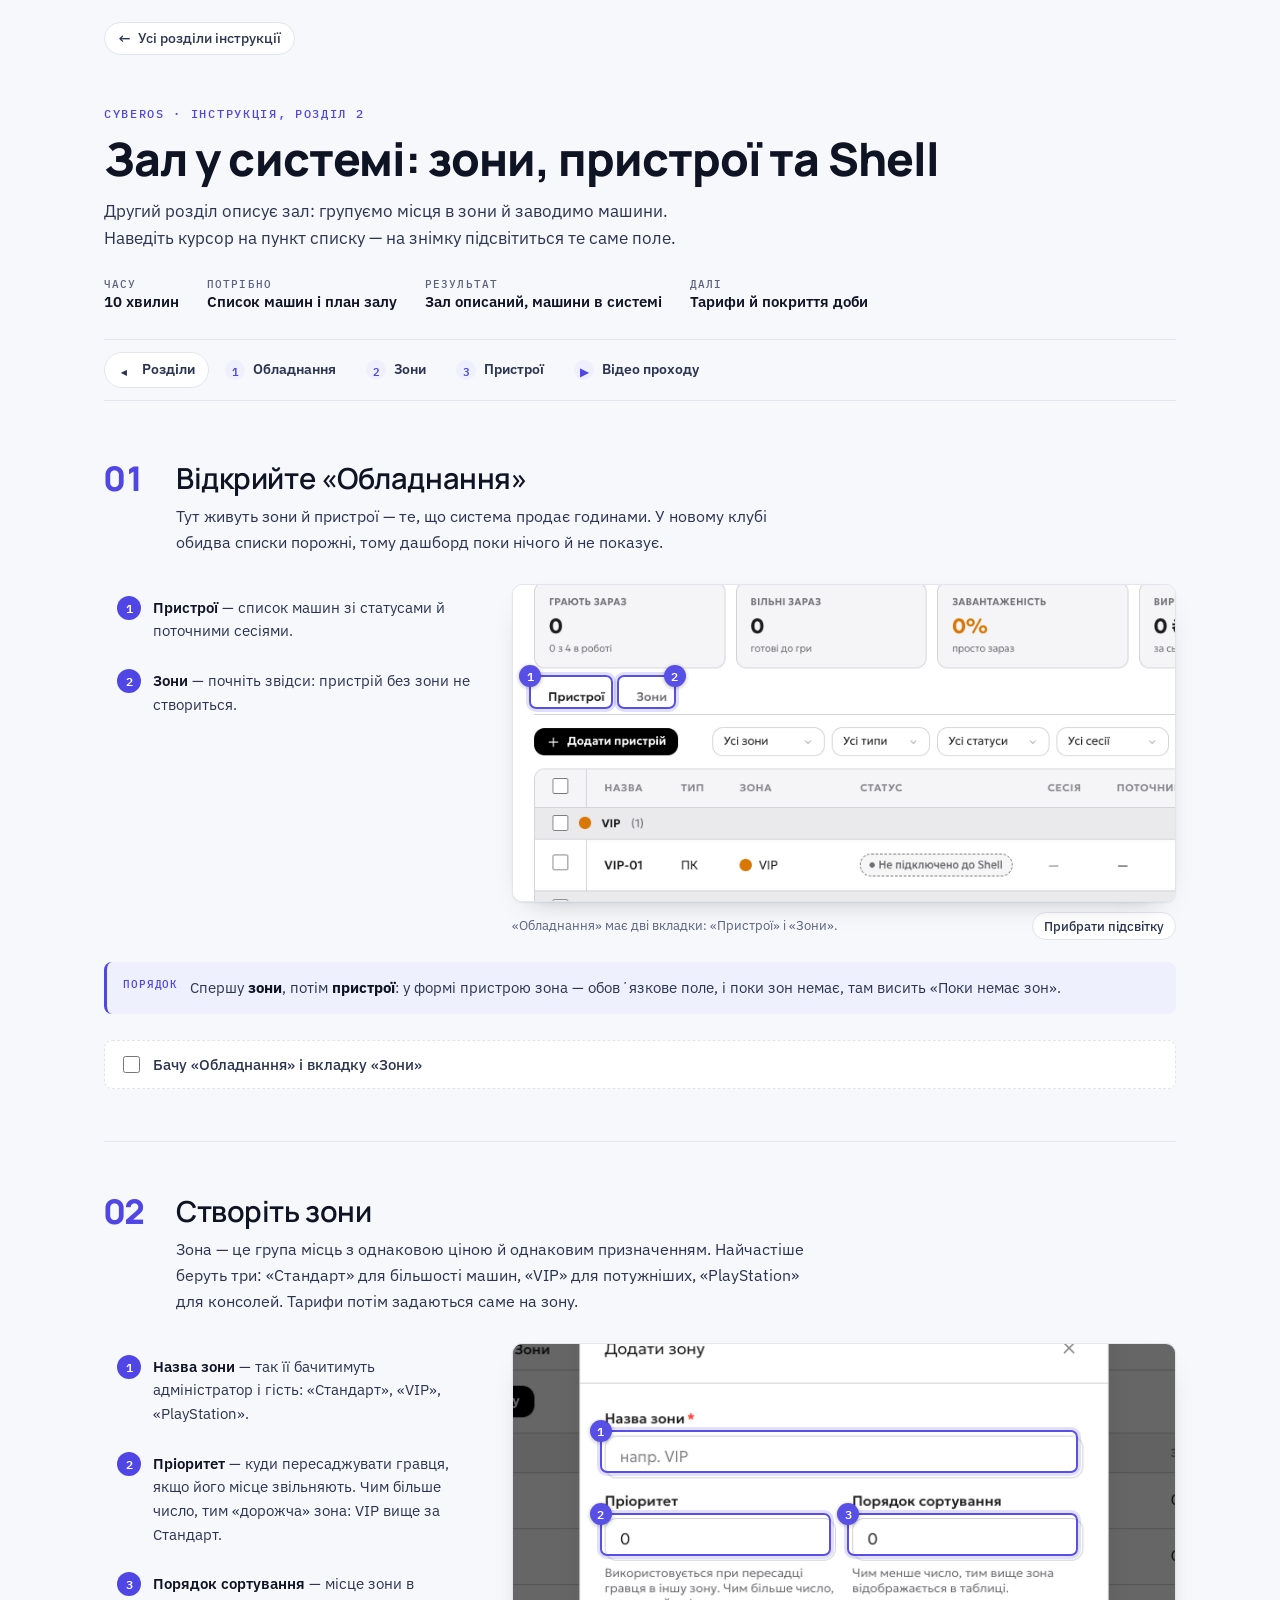
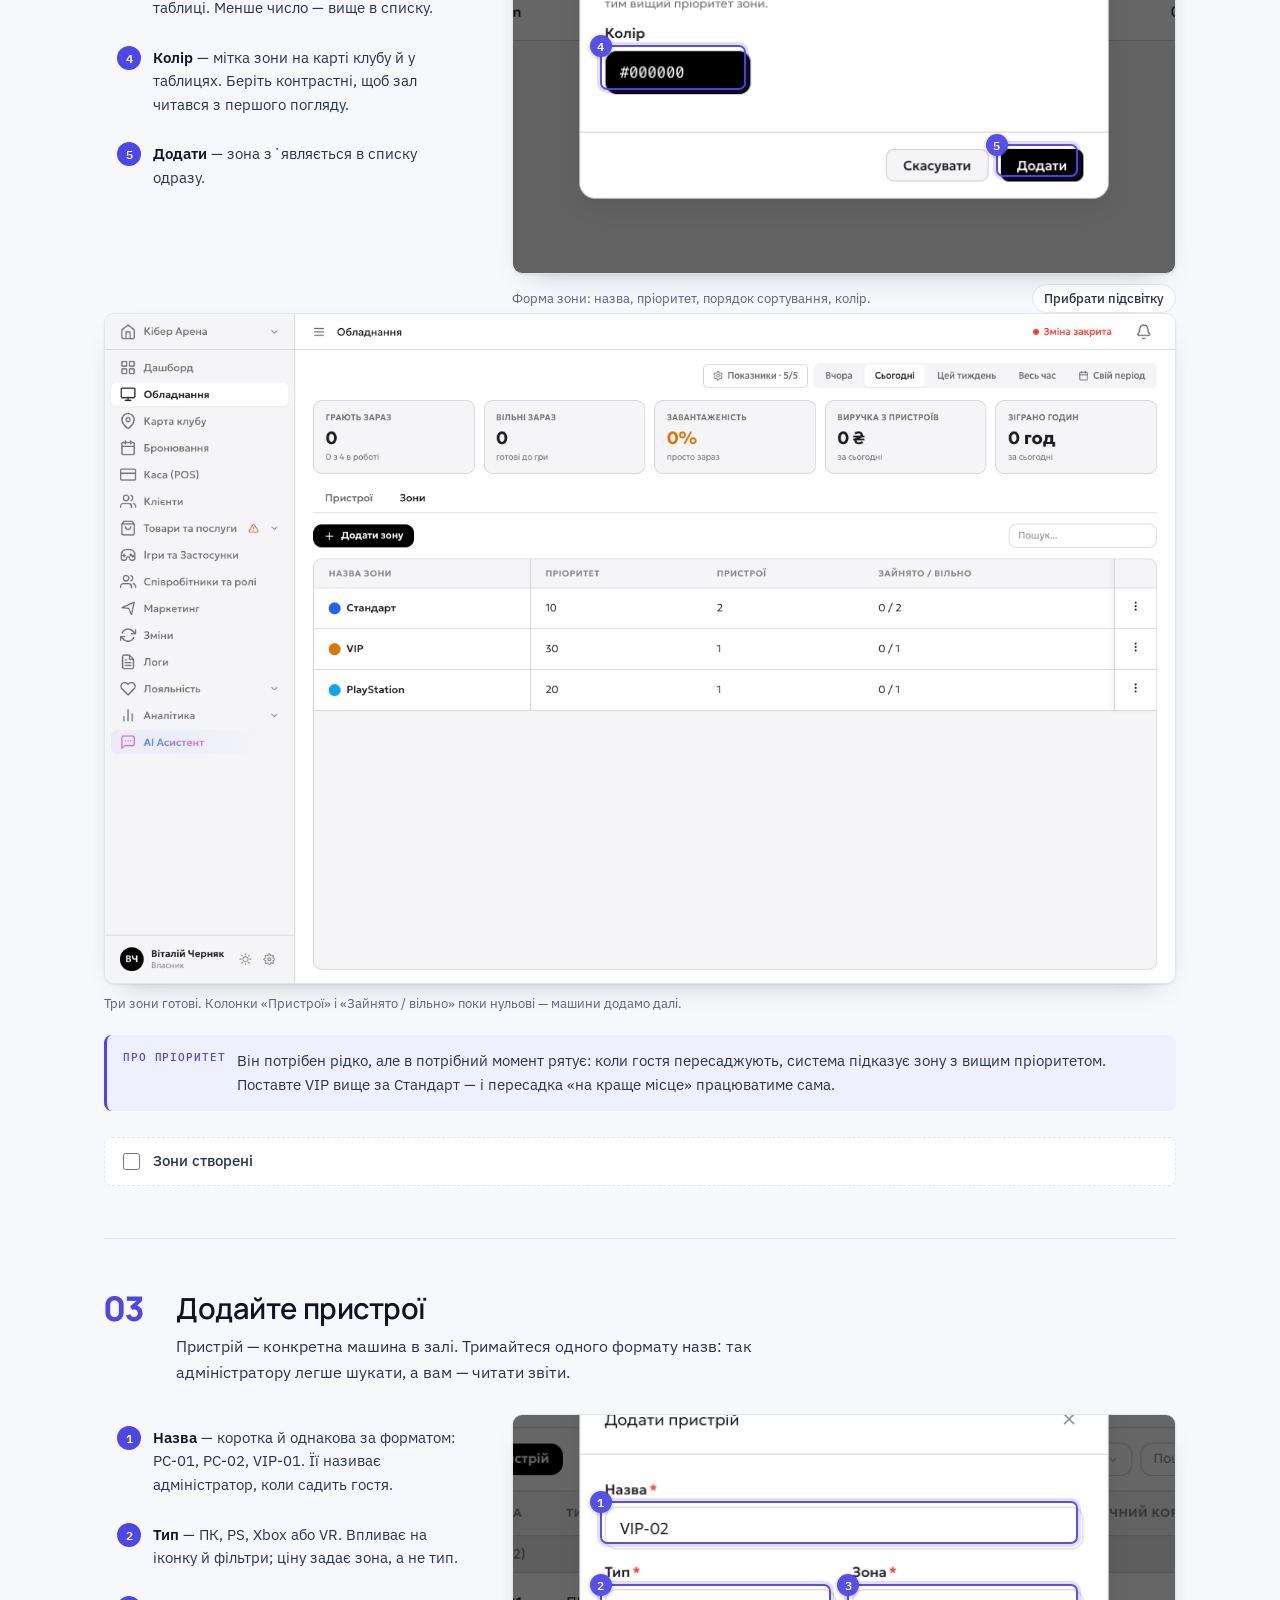
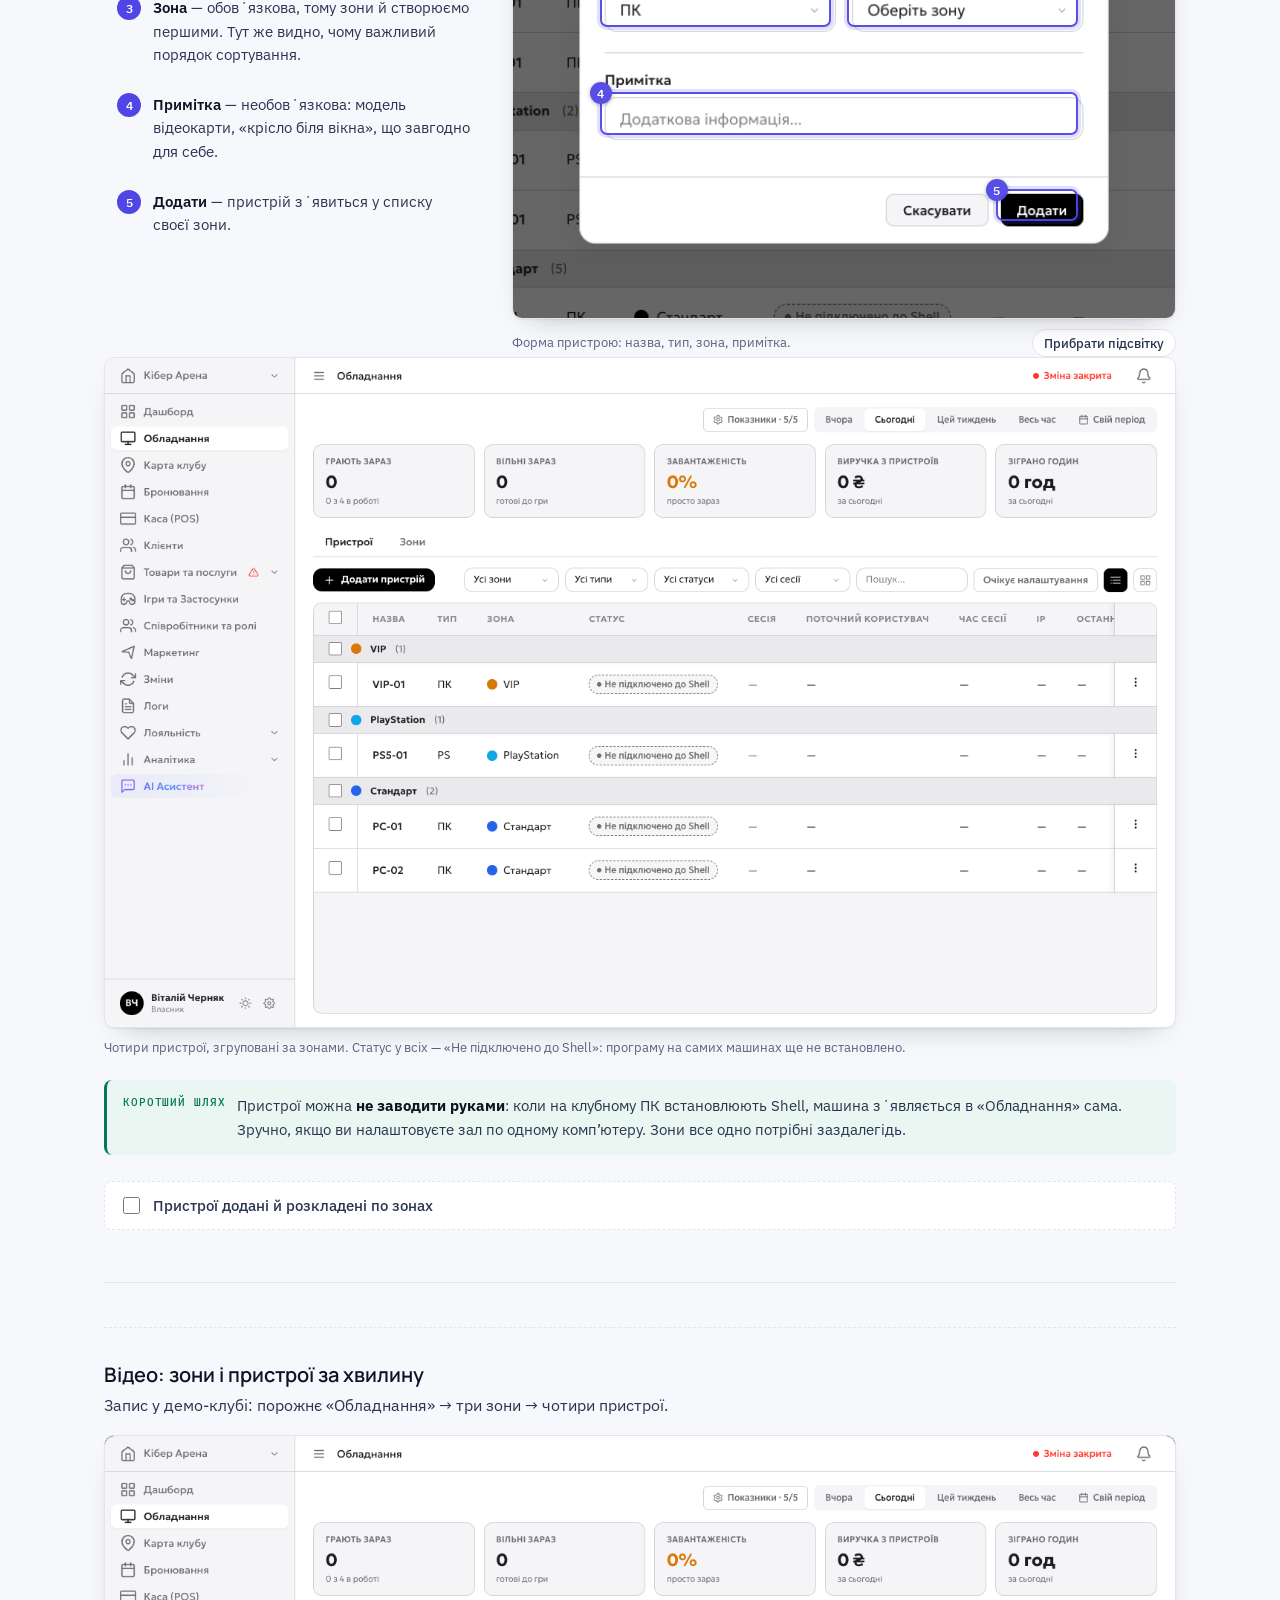
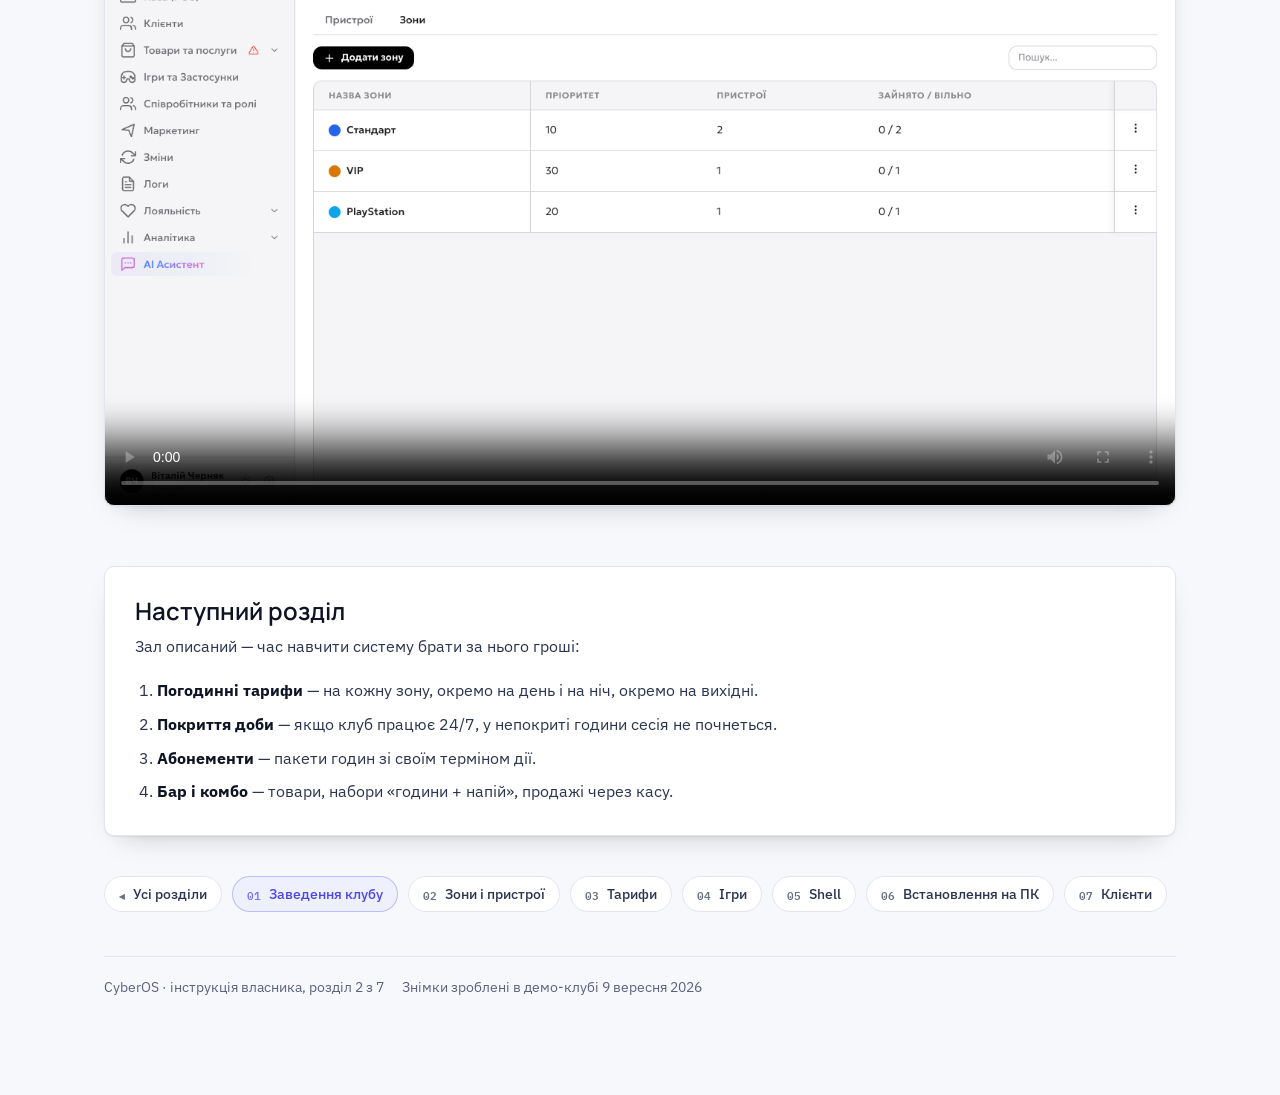
<file: instruction-02-zones-devices.html>
<!doctype html>
<html lang="uk">
<head>
<meta charset="utf-8">
<meta name="viewport" content="width=device-width, initial-scale=1">
<meta name="color-scheme" content="light dark">
<meta name="description" content="Зали з різними кольорами, картки ПК, PlayStation і VR.">
<style>
  html, body { margin: 0; }
  img { max-width: 100%; }
  [hidden] { display: none !important; }
</style>
<title>Зони і пристрої CyberOS</title>
<link rel="preconnect" href="https://fonts.googleapis.com">
<link rel="preconnect" href="https://fonts.gstatic.com" crossorigin>
<link rel="stylesheet" href="https://fonts.googleapis.com/css2?family=Manrope:wght@600;800&family=IBM+Plex+Sans:wght@400;500;600&family=IBM+Plex+Mono:wght@400;500&display=swap">
<style>
:root {
    --ink: #0F1425;
    --ink-2: #2B3450;
    --muted: #5A6280;
    --paper: #F7F8FB;
    --surface: #FFFFFF;
    --line: #E2E5EE;
    --accent: #4F46E5;
    --accent-soft: #EEF0FE;
    --warn: #B45309;
    --warn-soft: #FEF6E7;
    --ok: #047857;
    --ok-soft: #E9F6F1;
    --shadow: 0 1px 2px rgba(15, 20, 37, .06), 0 12px 28px -18px rgba(15, 20, 37, .35);
    --radius: 10px;
    --step-font: 'Manrope', 'Trebuchet MS', sans-serif;
    --body-font: 'IBM Plex Sans', 'Helvetica Neue', Arial, sans-serif;
    --mono-font: 'IBM Plex Mono', ui-monospace, 'SF Mono', Menlo, monospace;
  }
  @media (prefers-color-scheme: dark) {
    :root:not([data-theme="light"]) {
      --ink: #EEF1F8;
      --ink-2: #C6CCDD;
      --muted: #949CB5;
      --paper: #0B0F1A;
      --surface: #131926;
      --line: #262E42;
      --accent: #8B85F5;
      --accent-soft: #1D2237;
      --warn: #E9A23B;
      --warn-soft: #2A2113;
      --ok: #4BC299;
      --ok-soft: #12261F;
      --shadow: 0 1px 2px rgba(0, 0, 0, .5), 0 16px 34px -20px rgba(0, 0, 0, .8);
    }
  }
  :root[data-theme="dark"] {
    --ink: #EEF1F8;
    --ink-2: #C6CCDD;
    --muted: #949CB5;
    --paper: #0B0F1A;
    --surface: #131926;
    --line: #262E42;
    --accent: #8B85F5;
    --accent-soft: #1D2237;
    --warn: #E9A23B;
    --warn-soft: #2A2113;
    --ok: #4BC299;
    --ok-soft: #12261F;
    --shadow: 0 1px 2px rgba(0, 0, 0, .5), 0 16px 34px -20px rgba(0, 0, 0, .8);
  }

  * { box-sizing: border-box; }
  body {
    margin: 0;
    background: var(--paper);
    color: var(--ink);
    font: 400 16px/1.62 var(--body-font);
    -webkit-font-smoothing: antialiased;
  }
  .wrap { max-width: 1120px; margin: 0 auto; padding: 0 24px 96px; }

  /* ── шапка ─────────────────────────────────────────────── */
  .masthead { padding: 56px 0 28px; border-bottom: 1px solid var(--line); }
  .kicker {
    font: 500 12px/1 var(--mono-font);
    letter-spacing: .14em;
    text-transform: uppercase;
    color: var(--accent);
    margin: 0 0 14px;
  }
  h1 {
    font: 800 clamp(32px, 5vw, 46px)/1.08 var(--step-font);
    letter-spacing: -.02em;
    margin: 0 0 14px;
    text-wrap: balance;
  }
  .lede { margin: 0; max-width: 62ch; color: var(--ink-2); font-size: 17px; }
  .facts {
    display: flex; flex-wrap: wrap; gap: 10px 28px;
    margin: 26px 0 0; padding: 0; list-style: none;
  }
  .facts div { display: flex; flex-direction: column; gap: 2px; }
  .facts dt { font: 500 11px/1 var(--mono-font); letter-spacing: .1em; text-transform: uppercase; color: var(--muted); }
  .facts dd { margin: 0; font: 600 15px/1.3 var(--body-font); }

  /* ── навігація кроків ──────────────────────────────────── */
  .rail {
    position: sticky; top: 0; z-index: 20;
    display: flex; gap: 6px; align-items: center;
    padding: 12px 0; margin-bottom: 8px;
    background: color-mix(in srgb, var(--paper) 92%, transparent);
    backdrop-filter: blur(8px);
    border-bottom: 1px solid var(--line);
    overflow-x: auto;
  }
  .rail a {
    flex: 0 0 auto;
    display: inline-flex; align-items: center; gap: 8px;
    padding: 7px 13px 7px 9px;
    border-radius: 999px;
    color: var(--ink-2); text-decoration: none;
    font: 600 13.5px/1 var(--body-font);
    border: 1px solid transparent;
  }
  .rail a:hover, .rail a:focus-visible { background: var(--accent-soft); color: var(--accent); outline: none; }
  .rail a.rail-home { border-color: var(--line); background: var(--surface); }
  .rail a.rail-home i { background: none; color: var(--ink-2); }
  .rail a.done { color: var(--ok); }
  .rail a i {
    display: grid; place-items: center;
    width: 20px; height: 20px; border-radius: 50%;
    background: var(--accent-soft); color: var(--accent);
    font: 600 11px/1 var(--mono-font); font-style: normal;
  }
  .rail a.done i { background: var(--ok-soft); color: var(--ok); }

  /* ── крок ──────────────────────────────────────────────── */
  .step { padding: 52px 0; border-bottom: 1px solid var(--line); scroll-margin-top: 68px; }
  .step:last-of-type { border-bottom: 0; }
  .step-head { display: grid; grid-template-columns: 54px 1fr; gap: 18px; align-items: start; }
  .step-num {
    font: 800 34px/1 var(--step-font);
    color: var(--accent);
    letter-spacing: -.03em;
    font-variant-numeric: tabular-nums;
  }
  .step h2 { font: 600 clamp(23px, 3vw, 29px)/1.2 var(--step-font); margin: 0 0 8px; letter-spacing: -.015em; text-wrap: balance; }
  .step-head p { margin: 0; color: var(--ink-2); max-width: 64ch; }
  .step-body { margin-top: 28px; display: grid; grid-template-columns: minmax(300px, 380px) 1fr; gap: 28px; align-items: start; }
  @media (max-width: 900px) { .step-body { grid-template-columns: 1fr; } }

  /* ── підказки ──────────────────────────────────────────── */
  .hints { margin: 0; padding: 0; list-style: none; display: flex; flex-direction: column; gap: 2px; }
  .hints li {
    display: grid; grid-template-columns: 24px 1fr; gap: 12px;
    padding: 11px 12px; border-radius: 8px;
    border: 1px solid transparent;
    cursor: default;
    transition: background .14s ease, border-color .14s ease;
  }
  .hints li:hover, .hints li.on { background: var(--accent-soft); border-color: color-mix(in srgb, var(--accent) 28%, transparent); }
  .hint-num {
    display: grid; place-items: center;
    width: 24px; height: 24px; border-radius: 50%;
    background: var(--accent); color: #fff;
    font: 600 12px/1 var(--mono-font);
  }
  .hint-text { font-size: 14.6px; color: var(--ink-2); }
  .hint-text b { color: var(--ink); font-weight: 600; }

  /* ── скріншот з рамками ────────────────────────────────── */
  figure { margin: 0; }
  .shot {
    position: relative;
    border: 1px solid var(--line); border-radius: var(--radius);
    background: var(--surface); box-shadow: var(--shadow);
    overflow: hidden;
  }
  .shot img { display: block; width: 100%; height: auto; }
  .spot {
    position: absolute;
    margin: -5px 0 0 -5px; padding: 5px;
    width: auto; background: transparent;
    border: 2px solid var(--accent); border-radius: 7px;
    box-shadow: 0 0 0 3px color-mix(in srgb, var(--accent) 18%, transparent);
    cursor: pointer; opacity: .95;
    transition: box-shadow .14s ease, transform .14s ease;
  }
  .spot:hover, .spot.on { box-shadow: 0 0 0 6px color-mix(in srgb, var(--accent) 30%, transparent); transform: scale(1.015); }
  .spot:focus-visible { outline: 3px solid var(--warn); outline-offset: 3px; }
  .spot-num {
    position: absolute; top: -12px; left: -12px;
    display: grid; place-items: center;
    width: 22px; height: 22px; border-radius: 50%;
    background: var(--accent); color: #fff;
    font: 600 12px/1 var(--mono-font);
    box-shadow: 0 1px 4px rgba(0, 0, 0, .3);
  }
  .spot-num.tr { left: auto; right: -12px; }
  .spot-num.bl { top: auto; bottom: -12px; }
  .spot-num.br { top: auto; bottom: -12px; left: auto; right: -12px; }
  .shot.bare .spot { opacity: 0; pointer-events: none; }
  .shot-bar {
    display: flex; align-items: center; justify-content: space-between; gap: 12px;
    margin-top: 10px;
  }
  figcaption { font: 400 13px/1.5 var(--body-font); color: var(--muted); }
  .toggle {
    flex: 0 0 auto;
    display: inline-flex; align-items: center; gap: 7px;
    font: 500 12.5px/1 var(--body-font); color: var(--ink-2);
    padding: 7px 11px; border: 1px solid var(--line); border-radius: 999px;
    background: var(--surface); cursor: pointer;
  }
  .toggle:hover { border-color: var(--accent); color: var(--accent); }

  /* ── плашки ────────────────────────────────────────────── */
  .note {
    display: grid; grid-template-columns: auto 1fr; gap: 12px;
    margin: 22px 0 0; padding: 14px 16px;
    border-radius: 8px; font-size: 14.8px;
    border-left: 3px solid var(--accent); background: var(--accent-soft); color: var(--ink-2);
  }
  .note b { color: var(--ink); }
  .note--warn { border-left-color: var(--warn); background: var(--warn-soft); }
  .note--ok { border-left-color: var(--ok); background: var(--ok-soft); }
  .note-tag { font: 500 11px/1.5 var(--mono-font); letter-spacing: .08em; text-transform: uppercase; color: var(--warn); }
  .note--ok .note-tag { color: var(--ok); }
  .note:not(.note--warn):not(.note--ok) .note-tag { color: var(--accent); }
  code {
    font: 400 .92em/1.4 var(--mono-font);
    background: color-mix(in srgb, var(--ink) 7%, transparent);
    padding: .12em .38em; border-radius: 4px;
    word-break: break-word;
  }

  /* ── лист ──────────────────────────────────────────────── */
  .letter { display: grid; grid-template-columns: minmax(240px, 320px) 1fr; gap: 26px; align-items: start; margin-top: 26px; }
  @media (max-width: 900px) { .letter { grid-template-columns: 1fr; } }
  .letter-meta { margin: 0; display: flex; flex-direction: column; gap: 14px; }
  .letter-meta div { display: grid; gap: 3px; }
  .letter-meta dt { font: 500 11px/1 var(--mono-font); letter-spacing: .1em; text-transform: uppercase; color: var(--muted); }
  .letter-meta dd { margin: 0; font: 500 14.5px/1.45 var(--body-font); }
  .letter-shot { border: 1px solid var(--line); border-radius: var(--radius); overflow: hidden; background: var(--surface); box-shadow: var(--shadow); max-height: 460px; overflow-y: auto; }
  .letter-shot img { display: block; width: 100%; height: auto; }

  /* ── відео ─────────────────────────────────────────────── */
  .video-block { scroll-margin-top: 68px; margin-top: 44px; padding-top: 34px; border-top: 1px dashed var(--line); }
  .video-block h3 { font: 600 20px/1.25 var(--step-font); margin: 0 0 6px; }
  .video-block p { margin: 0 0 16px; color: var(--ink-2); max-width: 62ch; }
  video { width: 100%; border-radius: var(--radius); border: 1px solid var(--line); background: #000; box-shadow: var(--shadow); }

  /* ── чекліст ───────────────────────────────────────────── */
  .check {
    display: flex; align-items: center; gap: 10px;
    margin-top: 26px; padding: 12px 14px;
    border: 1px dashed var(--line); border-radius: 8px;
    font: 500 14.5px/1 var(--body-font); color: var(--ink-2);
    cursor: pointer; user-select: none;
    background: var(--surface);
  }
  .check input { width: 17px; height: 17px; accent-color: var(--ok); cursor: pointer; }
  .check.done { border-style: solid; border-color: var(--ok); color: var(--ok); background: var(--ok-soft); }

  /* ── фінал ─────────────────────────────────────────────── */
  .next { margin-top: 52px; padding: 30px; border: 1px solid var(--line); border-radius: var(--radius); background: var(--surface); box-shadow: var(--shadow); }
  .next h2 { font: 600 24px/1.2 var(--step-font); margin: 0 0 8px; }
  .next p { margin: 0 0 18px; color: var(--ink-2); max-width: 64ch; }
  .next ol { margin: 0; padding-left: 22px; display: grid; gap: 8px; color: var(--ink-2); }
  .next ol b { color: var(--ink); }
  footer { margin-top: 44px; padding-top: 20px; border-top: 1px solid var(--line); color: var(--muted); font-size: 13.5px; display: flex; flex-wrap: wrap; gap: 6px 18px; }
  @media (prefers-reduced-motion: reduce) { * { transition: none !important; animation: none !important; } }

  /* ── повернення на головну ─────────────────────────────── */
  .home-link {
    display: inline-flex; align-items: center; gap: 7px; margin: 22px 0 -8px;
    padding: 8px 13px; border: 1px solid var(--line); border-radius: 999px;
    background: var(--surface); color: var(--ink-2); text-decoration: none;
    font: 500 13.5px/1 var(--body-font);
  }
  .home-link:hover, .home-link:focus-visible { border-color: var(--accent); color: var(--accent); outline: none; }
  .home-link span { font-size: 15px; line-height: 1; }

  /* ── навігація між розділами ───────────────────────────── */
  .chapters { display: flex; flex-wrap: wrap; gap: 10px; margin-top: 40px; }
  .chapters a {
    display: inline-flex; align-items: center; gap: 8px;
    padding: 10px 14px; border: 1px solid var(--line); border-radius: 999px;
    background: var(--surface); color: var(--ink-2); text-decoration: none;
    font: 500 14px/1 var(--body-font);
  }
  .chapters a:hover, .chapters a:focus-visible { border-color: var(--accent); color: var(--accent); outline: none; }
  .chapters a.current { background: var(--accent-soft); border-color: color-mix(in srgb, var(--accent) 30%, transparent); color: var(--accent); }
  .chapters i { font-style: normal; font: 600 11px/1 var(--mono-font); opacity: .7; }

</style>

</head>
<body>
<div class="wrap">
  <a class="home-link" href="index.html"><span>&#8592;</span>Усі розділи інструкції</a>
  <header class="masthead">
    <p class="kicker">CyberOS · інструкція, розділ 2</p>
    <h1>Зал у системі: зони, пристрої та Shell</h1>
    <p class="lede">Другий розділ описує зал: групуємо місця в зони й заводимо машини. Наведіть курсор на пункт списку — на знімку підсвітиться те саме поле.</p>
    <dl class="facts">
      <div><dt>Часу</dt><dd>10 хвилин</dd></div>
      <div><dt>Потрібно</dt><dd>Список машин і план залу</dd></div>
      <div><dt>Результат</dt><dd>Зал описаний, машини в системі</dd></div>
      <div><dt>Далі</dt><dd>Тарифи й покриття доби</dd></div>
    </dl>
  </header>

  <nav class="rail" aria-label="Кроки розділу">
    <a class="rail-home" href="index.html"><i>&#9666;</i>Розділи</a>
    <a href="#step-1" data-rail=1><i>1</i>Обладнання</a>
    <a href="#step-2" data-rail=2><i>2</i>Зони</a>
    <a href="#step-3" data-rail=3><i>3</i>Пристрої</a>
    <a href="#video"><i>▶</i>Відео проходу</a>
  </nav>

  <main>
    <section class="step" id="step-1">
      <div class="step-head">
        <span class="step-num">01</span>
        <div>
          <h2>Відкрийте «Обладнання»</h2>
          <p>
            Тут живуть зони й пристрої — те, що система продає годинами. У новому клубі
            обидва списки порожні, тому дашборд поки нічого й не показує.
          </p>
        </div>
      </div>
      <div class="step-body">
        <ol class="hints" data-shot="21-equipment-empty"><li data-key="21-equipment-empty:tab_devices"><span class="hint-num">1</span><span class="hint-text"><b>Пристрої</b> — список машин зі статусами й поточними сесіями.</span></li>
<li data-key="21-equipment-empty:tab_zones"><span class="hint-num">2</span><span class="hint-text"><b>Зони</b> — почніть звідси: пристрій без зони не створиться.</span></li></ol>
        <figure>
          <div class="shot" id="shot-21-equipment-empty">
            <img src="shots/crop-21-equipment-empty.png" alt="«Обладнання» має дві вкладки: «Пристрої» і «Зони».">
            <button class="spot" data-key="21-equipment-empty:tab_devices" style="left:3.183%;top:30.278%;width:12.732%;height:10.556%" aria-label="tab_devices"><span class="spot-num tl">1</span></button>
<button class="spot" data-key="21-equipment-empty:tab_zones" style="left:16.446%;top:30.278%;width:8.886%;height:10.556%" aria-label="tab_zones"><span class="spot-num tr">2</span></button>
          </div>
          <div class="shot-bar"><figcaption>«Обладнання» має дві вкладки: «Пристрої» і «Зони».</figcaption><button class="toggle" type="button" data-toggle="shot-21-equipment-empty">Прибрати підсвітку</button></div>
        </figure>
      </div>
      <div class="note"><span class="note-tag">Порядок</span><span>Спершу <b>зони</b>, потім <b>пристрої</b>: у формі пристрою зона — обовʼязкове поле, і поки зон немає, там висить «Поки немає зон».</span></div>
      <label class="check"><input type="checkbox" data-step="1"> Бачу «Обладнання» і вкладку «Зони»</label>
    </section>

    <section class="step" id="step-2">
      <div class="step-head">
        <span class="step-num">02</span>
        <div>
          <h2>Створіть зони</h2>
          <p>
            Зона — це група місць з однаковою ціною й однаковим призначенням. Найчастіше
            беруть три: «Стандарт» для більшості машин, «VIP» для потужніших, «PlayStation»
            для консолей. Тарифи потім задаються саме на зону.
          </p>
        </div>
      </div>
      <div class="step-body">
        <ol class="hints" data-shot="23-zone-form"><li data-key="23-zone-form:name"><span class="hint-num">1</span><span class="hint-text"><b>Назва зони</b> — так її бачитимуть адміністратор і гість: «Стандарт», «VIP», «PlayStation».</span></li>
<li data-key="23-zone-form:priority"><span class="hint-num">2</span><span class="hint-text"><b>Пріоритет</b> — куди пересаджувати гравця, якщо його місце звільняють. Чим більше число, тим «дорожча» зона: VIP вище за Стандарт.</span></li>
<li data-key="23-zone-form:order"><span class="hint-num">3</span><span class="hint-text"><b>Порядок сортування</b> — місце зони в таблиці. Менше число — вище в списку.</span></li>
<li data-key="23-zone-form:color"><span class="hint-num">4</span><span class="hint-text"><b>Колір</b> — мітка зони на карті клубу й у таблицях. Беріть контрастні, щоб зал читався з першого погляду.</span></li>
<li data-key="23-zone-form:submit"><span class="hint-num">5</span><span class="hint-text"><b>Додати</b> — зона зʼявляється в списку одразу.</span></li></ol>
        <figure>
          <div class="shot" id="shot-23-zone-form">
            <img src="shots/crop-23-zone-form.png" alt="Форма зони: назва, пріоритет, порядок сортування, колір.">
            <button class="spot" data-key="23-zone-form:name" style="left:13.846%;top:17.308%;width:72.308%;height:8.077%" aria-label="name"><span class="spot-num ">1</span></button>
<button class="spot" data-key="23-zone-form:priority" style="left:13.846%;top:32.885%;width:34.923%;height:8.077%" aria-label="priority"><span class="spot-num ">2</span></button>
<button class="spot" data-key="23-zone-form:order" style="left:51.231%;top:32.885%;width:34.923%;height:8.077%" aria-label="order"><span class="spot-num ">3</span></button>
<button class="spot" data-key="23-zone-form:color" style="left:13.846%;top:57.885%;width:22.154%;height:8.462%" aria-label="color"><span class="spot-num ">4</span></button>
<button class="spot" data-key="23-zone-form:submit" style="left:73.692%;top:76.538%;width:12.462%;height:6.154%" aria-label="submit"><span class="spot-num ">5</span></button>
          </div>
          <div class="shot-bar"><figcaption>Форма зони: назва, пріоритет, порядок сортування, колір.</figcaption><button class="toggle" type="button" data-toggle="shot-23-zone-form">Прибрати підсвітку</button></div>
        </figure>
      </div>
      <figure>
          <div class="shot bare" id="shot-25-zones-ready">
            <img src="shots/25-zones-ready.png" alt="Три зони готові. Колонки «Пристрої» і «Зайнято / вільно» поки нульові — машини додамо далі.">
            
          </div>
          <div class="shot-bar"><figcaption>Три зони готові. Колонки «Пристрої» і «Зайнято / вільно» поки нульові — машини додамо далі.</figcaption></div>
        </figure>
      <div class="note"><span class="note-tag">Про пріоритет</span><span>Він потрібен рідко, але в потрібний момент рятує: коли гостя пересаджують, система підказує зону з вищим пріоритетом. Поставте VIP вище за Стандарт — і пересадка «на краще місце» працюватиме сама.</span></div>
      <label class="check"><input type="checkbox" data-step="2"> Зони створені</label>
    </section>

    <section class="step" id="step-3">
      <div class="step-head">
        <span class="step-num">03</span>
        <div>
          <h2>Додайте пристрої</h2>
          <p>
            Пристрій — конкретна машина в залі. Тримайтеся одного формату назв: так
            адміністратору легше шукати, а вам — читати звіти.
          </p>
        </div>
      </div>
      <div class="step-body">
        <ol class="hints" data-shot="26-device-form"><li data-key="26-device-form:name"><span class="hint-num">1</span><span class="hint-text"><b>Назва</b> — коротка й однакова за форматом: PC-01, PC-02, VIP-01. Її називає адміністратор, коли садить гостя.</span></li>
<li data-key="26-device-form:type"><span class="hint-num">2</span><span class="hint-text"><b>Тип</b> — ПК, PS, Xbox або VR. Впливає на іконку й фільтри; ціну задає зона, а не тип.</span></li>
<li data-key="26-device-form:zone"><span class="hint-num">3</span><span class="hint-text"><b>Зона</b> — обовʼязкова, тому зони й створюємо першими. Тут же видно, чому важливий порядок сортування.</span></li>
<li data-key="26-device-form:note"><span class="hint-num">4</span><span class="hint-text"><b>Примітка</b> — необовʼязкова: модель відеокарти, «крісло біля вікна», що завгодно для себе.</span></li>
<li data-key="26-device-form:submit"><span class="hint-num">5</span><span class="hint-text"><b>Додати</b> — пристрій зʼявиться у списку своєї зони.</span></li></ol>
        <figure>
          <div class="shot" id="shot-26-device-form">
            <img src="shots/crop-26-device-form.png" alt="Форма пристрою: назва, тип, зона, примітка.">
            <button class="spot" data-key="26-device-form:name" style="left:13.846%;top:18.219%;width:72.308%;height:8.502%" aria-label="name"><span class="spot-num ">1</span></button>
<button class="spot" data-key="26-device-form:type" style="left:13.846%;top:34.615%;width:34.923%;height:8.502%" aria-label="type"><span class="spot-num ">2</span></button>
<button class="spot" data-key="26-device-form:zone" style="left:51.231%;top:34.615%;width:34.923%;height:8.502%" aria-label="zone"><span class="spot-num ">3</span></button>
<button class="spot" data-key="26-device-form:note" style="left:13.846%;top:56.073%;width:72.308%;height:8.502%" aria-label="note"><span class="spot-num ">4</span></button>
<button class="spot" data-key="26-device-form:submit" style="left:73.692%;top:75.304%;width:12.462%;height:6.478%" aria-label="submit"><span class="spot-num ">5</span></button>
          </div>
          <div class="shot-bar"><figcaption>Форма пристрою: назва, тип, зона, примітка.</figcaption><button class="toggle" type="button" data-toggle="shot-26-device-form">Прибрати підсвітку</button></div>
        </figure>
      </div>
      <figure>
          <div class="shot bare" id="shot-28-devices-ready">
            <img src="shots/28-devices-ready.png" alt="Чотири пристрої, згруповані за зонами. Статус у всіх — «Не підключено до Shell»: програму на самих машинах ще не встановлено.">
            
          </div>
          <div class="shot-bar"><figcaption>Чотири пристрої, згруповані за зонами. Статус у всіх — «Не підключено до Shell»: програму на самих машинах ще не встановлено.</figcaption></div>
        </figure>
      <div class="note note--ok"><span class="note-tag">Коротший шлях</span><span>Пристрої можна <b>не заводити руками</b>: коли на клубному ПК встановлюють Shell, машина зʼявляється в «Обладнання» сама. Зручно, якщо ви налаштовуєте зал по одному комп’ютеру. Зони все одно потрібні заздалегідь.</span></div>
      <label class="check"><input type="checkbox" data-step="3"> Пристрої додані й розкладені по зонах</label>
    </section>

    <section class="video-block" id="video">
      <h3>Відео: зони і пристрої за хвилину</h3>
      <p>
        Запис у демо-клубі: порожнє «Обладнання» → три зони → чотири пристрої.
      </p>
      <video controls preload="metadata" playsinline poster="shots/25-zones-ready.png">
        <source src="videos/uc02-zones.mp4" type="video/mp4">
        Ваш браузер не показує це відео.
      </video>
    </section>

    <section class="next">
      <h2>Наступний розділ</h2>
      <p>Зал описаний — час навчити систему брати за нього гроші:</p>
      <ol>
        <li><b>Погодинні тарифи</b> — на кожну зону, окремо на день і на ніч, окремо на вихідні.</li>
        <li><b>Покриття доби</b> — якщо клуб працює 24/7, у непокриті години сесія не почнеться.</li>
        <li><b>Абонементи</b> — пакети годин зі своїм терміном дії.</li>
        <li><b>Бар і комбо</b> — товари, набори «години + напій», продажі через касу.</li>
      </ol>
    </section>

  </main>

  <nav class="chapters" aria-label="Розділи інструкції">
    <a href="index.html"><i>◂</i>Усі розділи</a>
    <a href="instruction-01-club-setup.html" class="current"><i>01</i>Заведення клубу</a>
    <a href="instruction-02-zones-devices.html"><i>02</i>Зони і пристрої</a>
    <a href="instruction-03-tariffs.html"><i>03</i>Тарифи</a>
    <a href="instruction-04-games.html"><i>04</i>Ігри</a>
    <a href="instruction-05-shell.html"><i>05</i>Shell</a>
    <a href="instruction-06-install.html"><i>06</i>Встановлення на ПК</a>
    <a href="instruction-07-clients.html"><i>07</i>Клієнти</a>
  </nav>

  <footer>
    <span>CyberOS · інструкція власника, розділ 2 з 7</span>
    <span>Знімки зроблені в демо-клубі 9 вересня 2026</span>
  </footer>
</div>

<script>
// підсвітка: пункт списку ↔ рамка на скріншоті
  const setOn = (key, on) => {
    document.querySelectorAll('[data-key="' + key + '"]').forEach((el) => el.classList.toggle('on', on));
  };
  document.querySelectorAll('.hints li, .spot').forEach((el) => {
    const key = el.dataset.key;
    el.addEventListener('mouseenter', () => setOn(key, true));
    el.addEventListener('mouseleave', () => setOn(key, false));
    el.addEventListener('focus', () => setOn(key, true));
    el.addEventListener('blur', () => setOn(key, false));
    if (el.classList.contains('spot')) {
      el.addEventListener('click', () => {
        const li = document.querySelector('.hints li[data-key="' + key + '"]');
        li?.scrollIntoView({ block: 'nearest', behavior: 'smooth' });
        li?.animate([{ background: 'var(--accent-soft)' }, { background: 'transparent' }], { duration: 900 });
      });
    }
  });

  // перемикач підсвітки на кожному скріншоті
  document.querySelectorAll('.toggle').forEach((btn) => {
    btn.addEventListener('click', () => {
      const shot = document.getElementById(btn.dataset.toggle);
      const bare = shot.classList.toggle('bare');
      btn.textContent = bare ? 'Показати підсвітку' : 'Прибрати підсвітку';
    });
  });

  // чекліст кроків — пам’ять у браузері читача (може бути недоступна)
  const KEY = 'cyberos-guide-02';
  let done = {};
  try { done = JSON.parse(localStorage.getItem(KEY) || '{}'); } catch (e) { done = {}; }
  const paint = () => {
    document.querySelectorAll('.check input').forEach((input) => {
      const n = input.dataset.step;
      input.checked = !!done[n];
      input.closest('.check').classList.toggle('done', !!done[n]);
      document.querySelector('.rail a[data-rail="' + n + '"]')?.classList.toggle('done', !!done[n]);
    });
  };
  document.querySelectorAll('.check input').forEach((input) => {
    input.addEventListener('change', () => {
      done[input.dataset.step] = input.checked;
      try { localStorage.setItem(KEY, JSON.stringify(done)); } catch (e) { /* приватний режим — просто не запамʼятаємо */ }
      paint();
    });
  });
  paint();

</script>

</body>
</html>
</file>
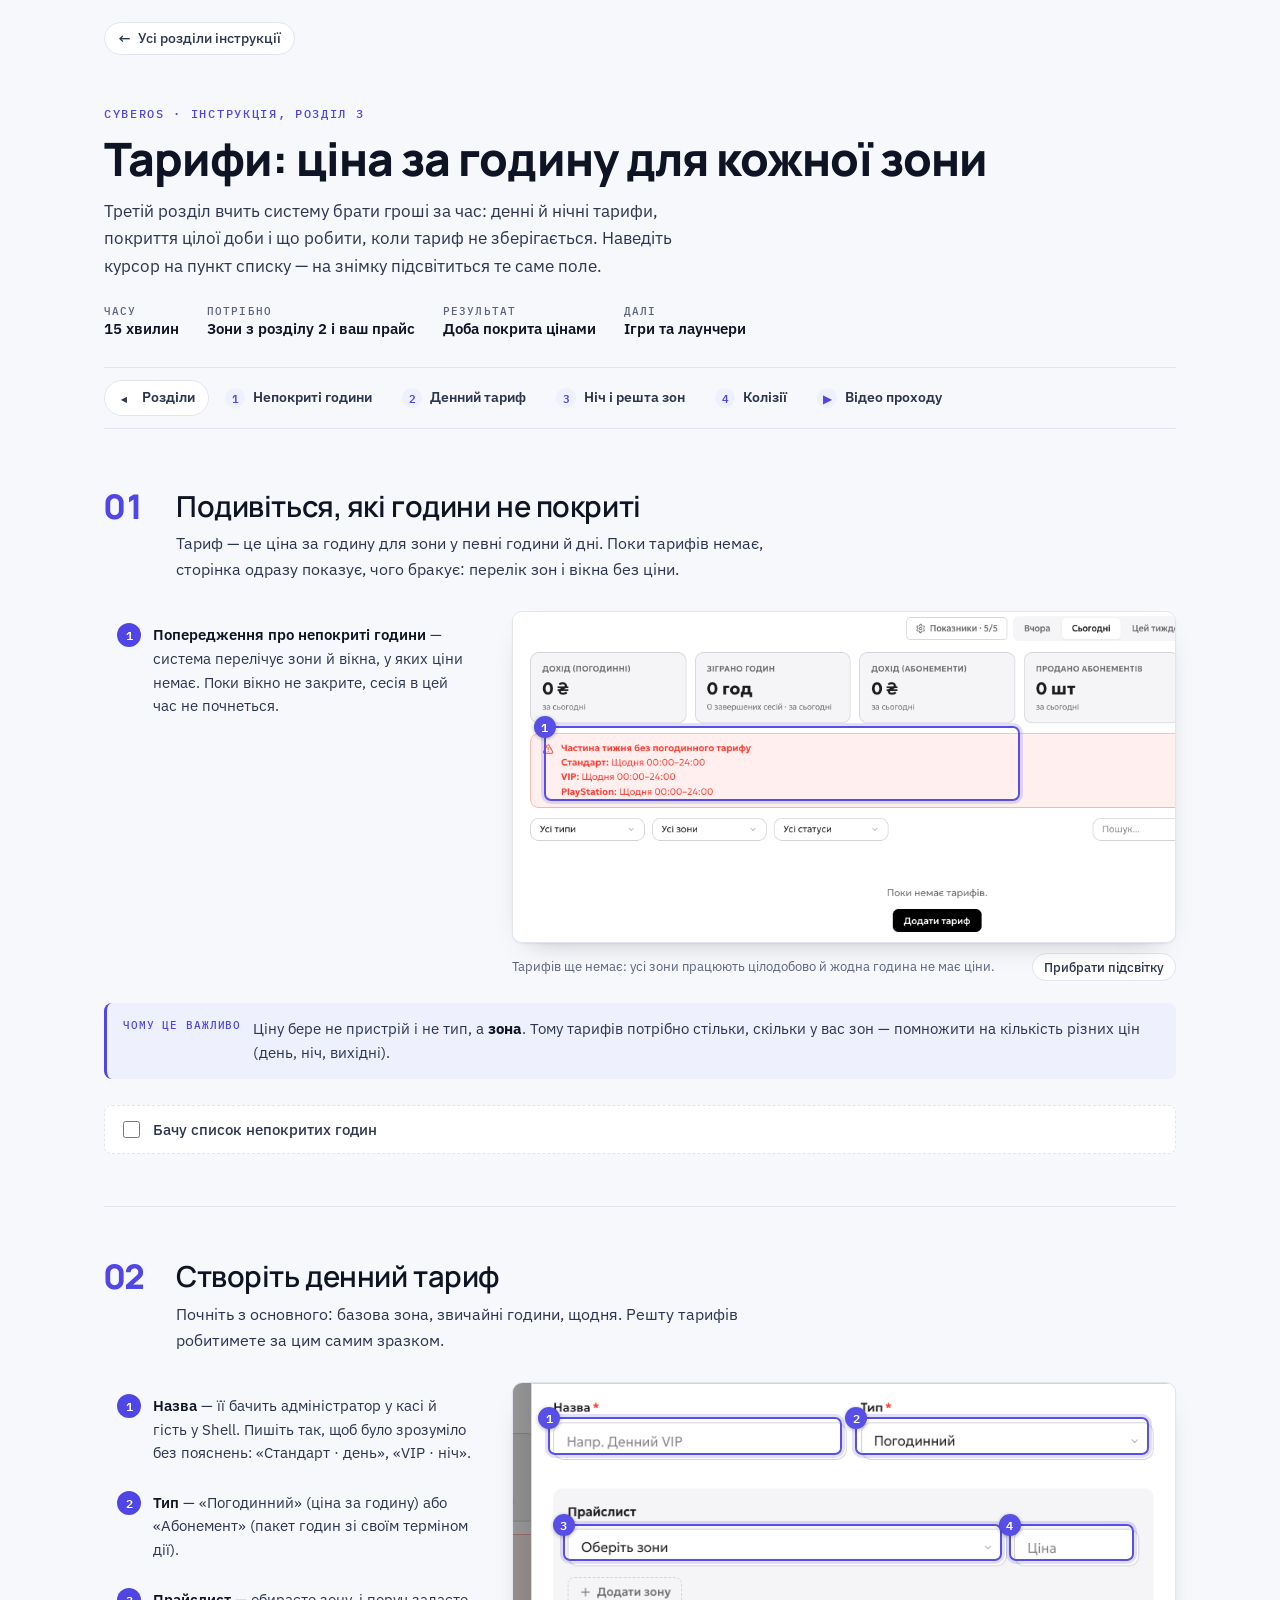
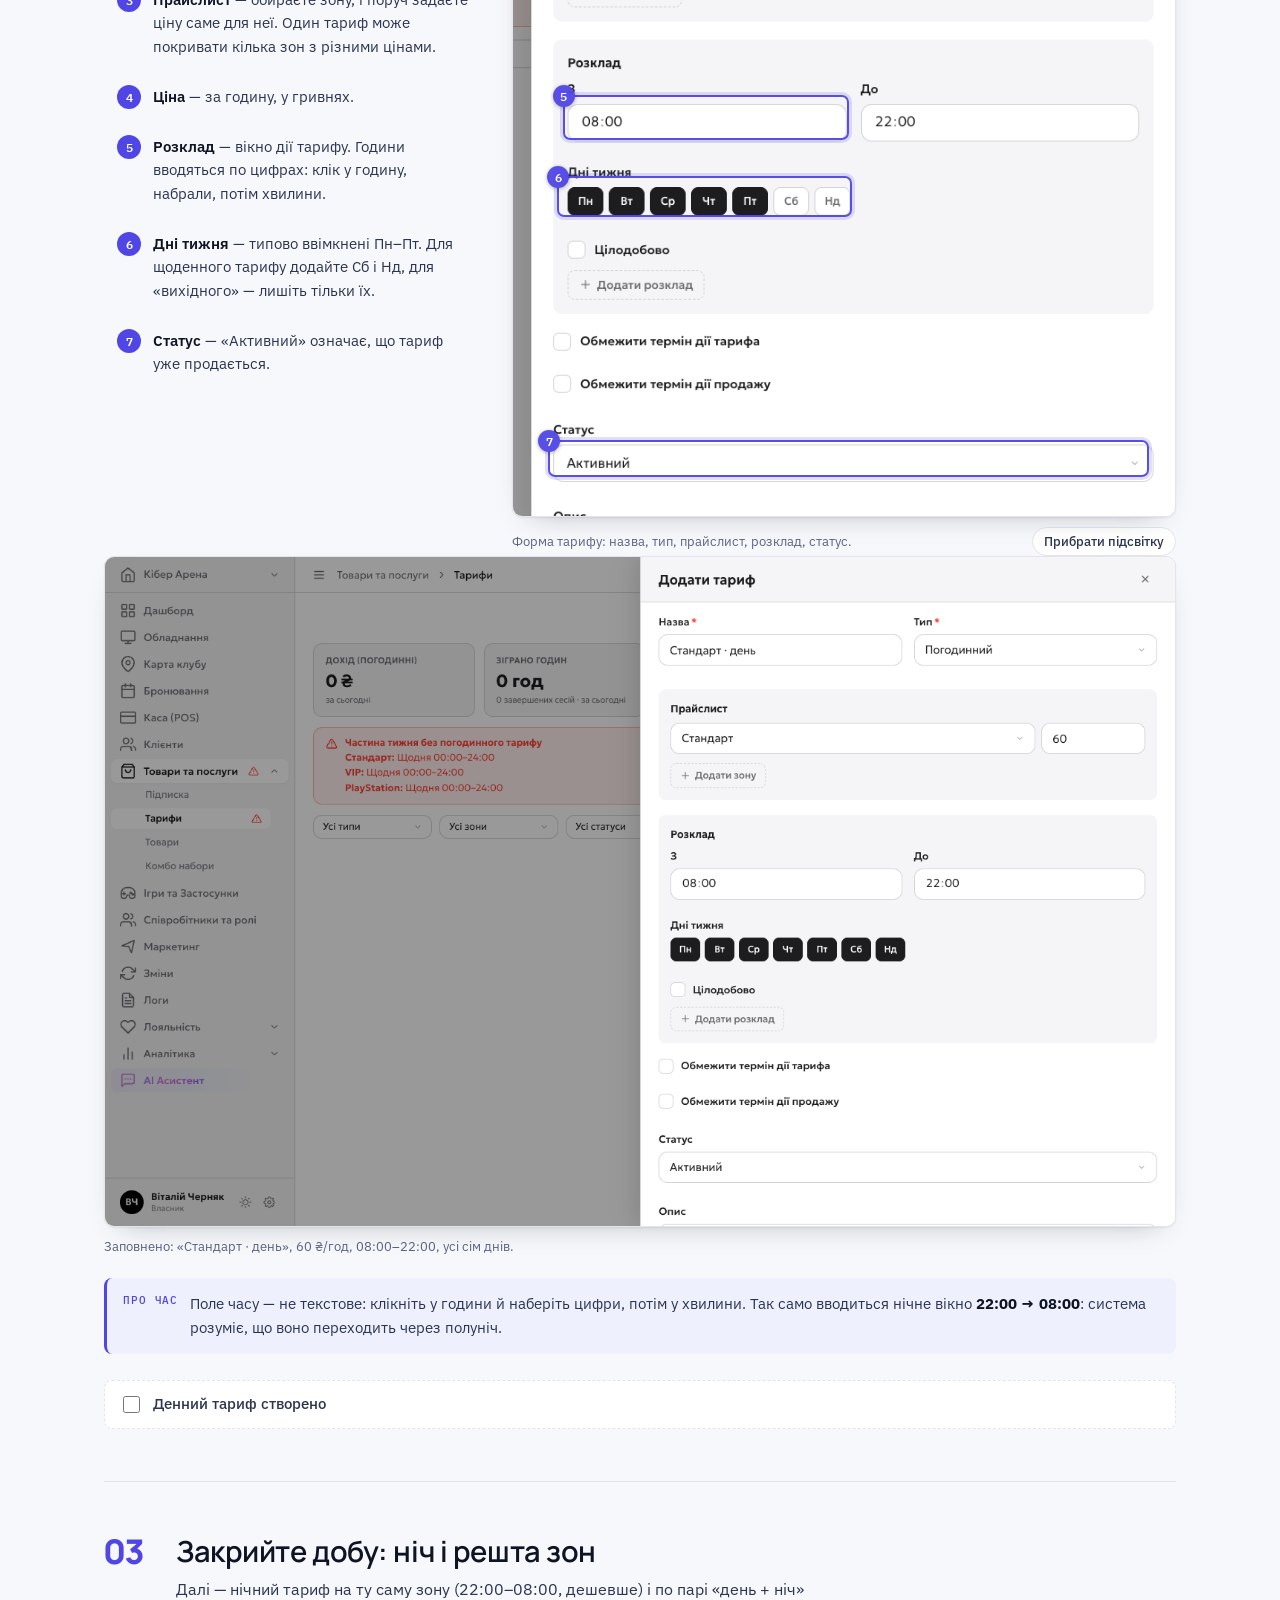
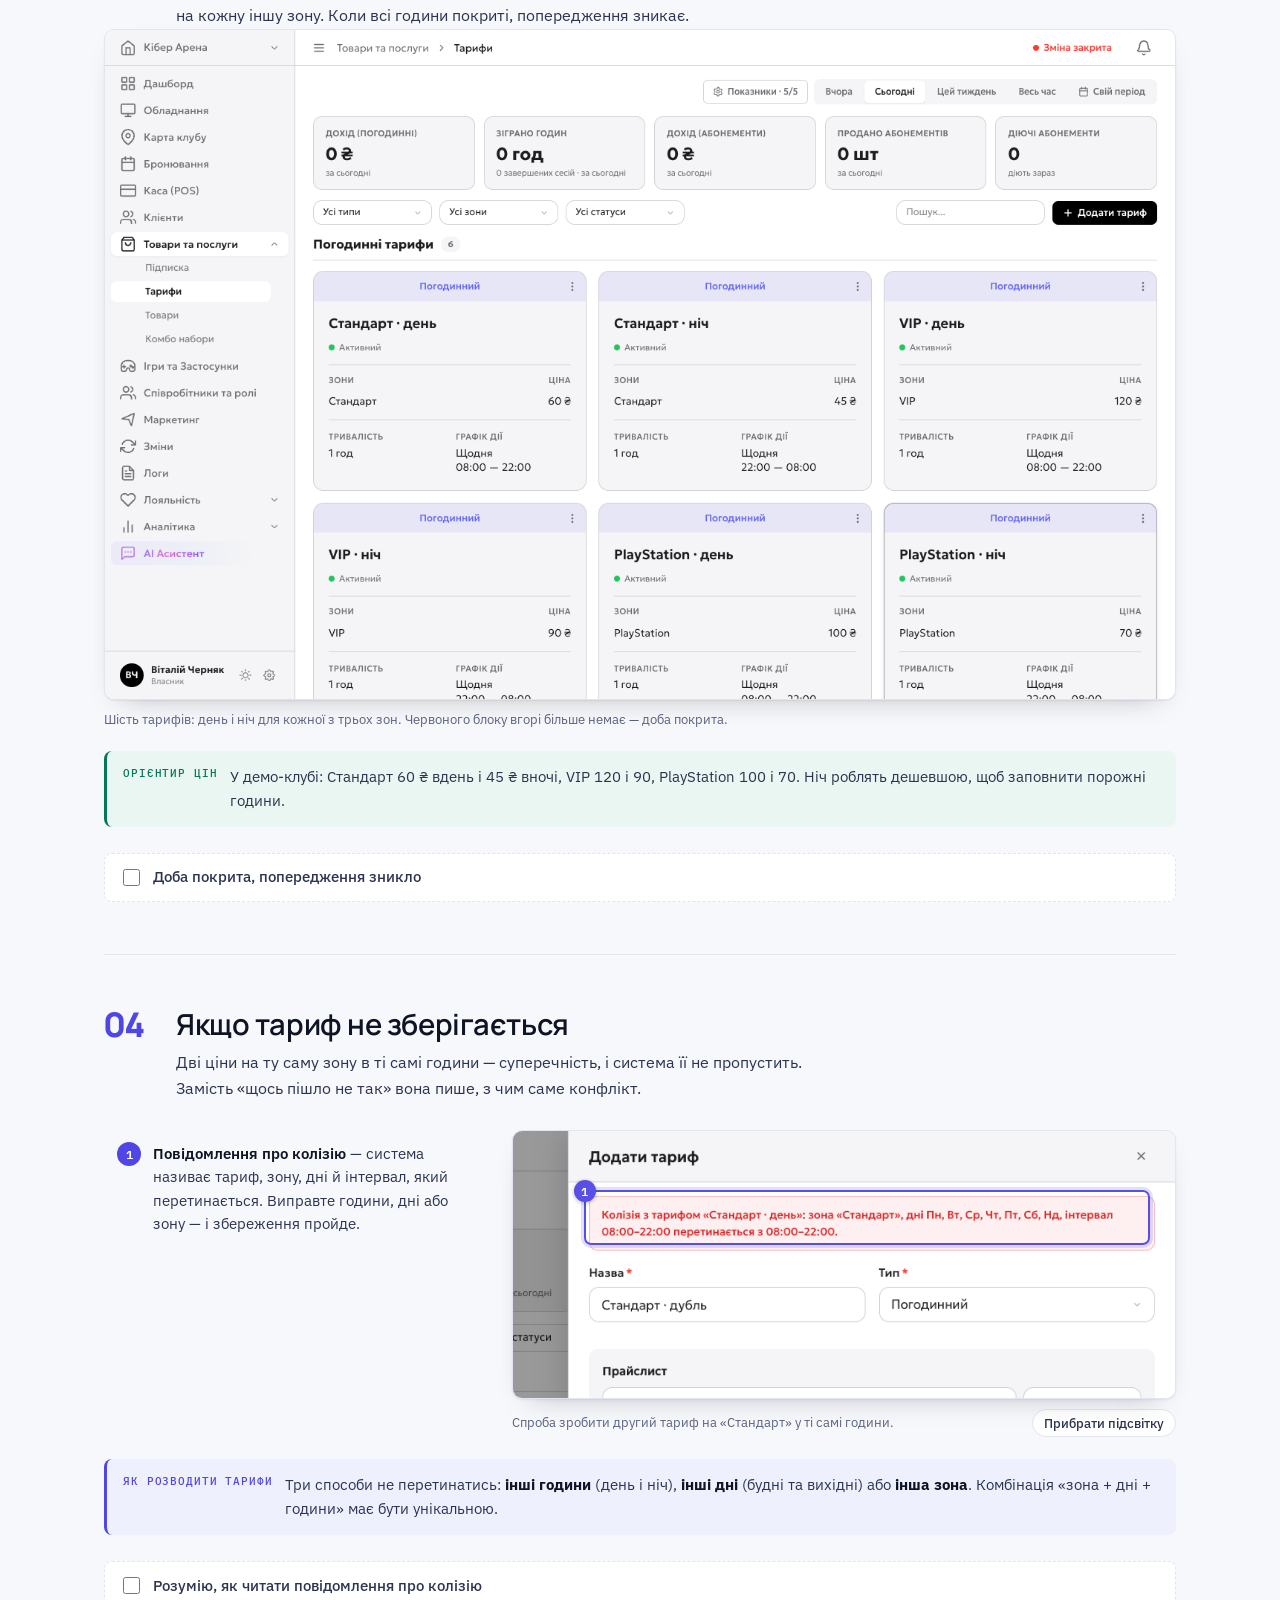
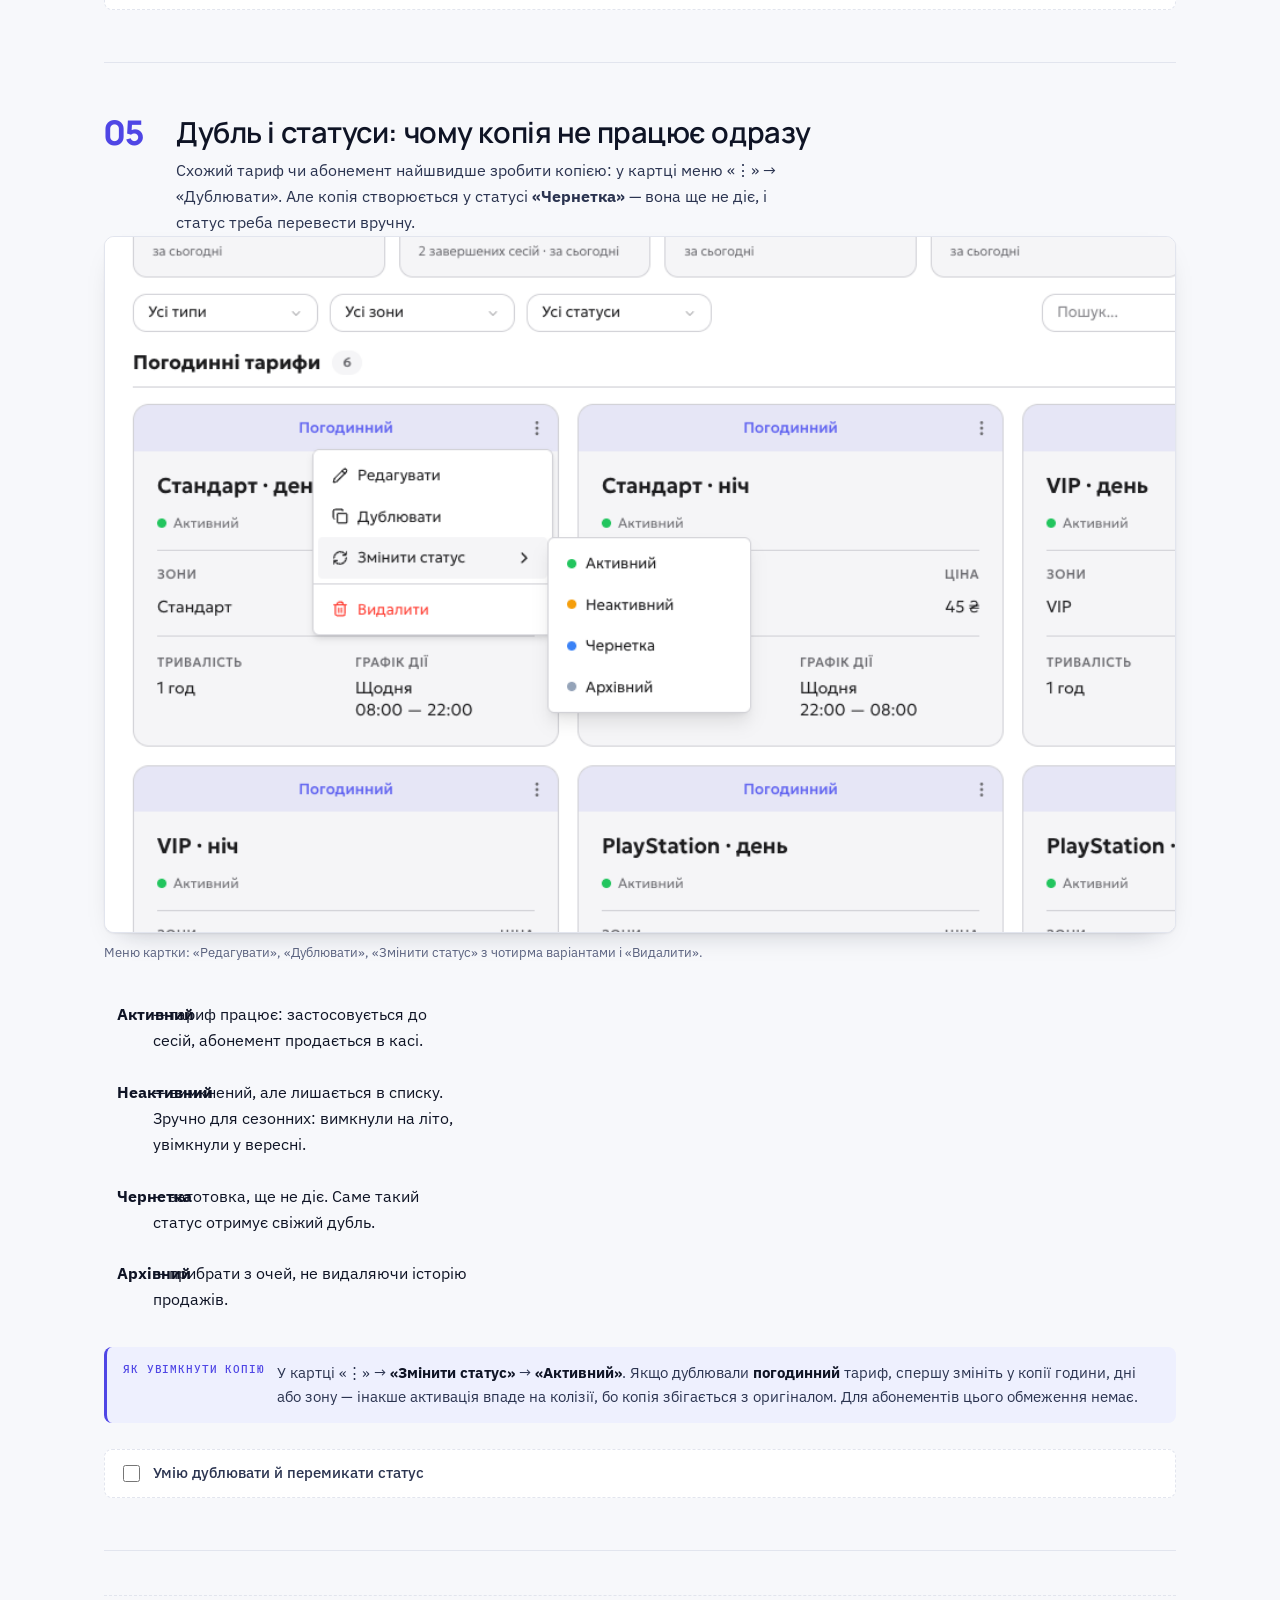
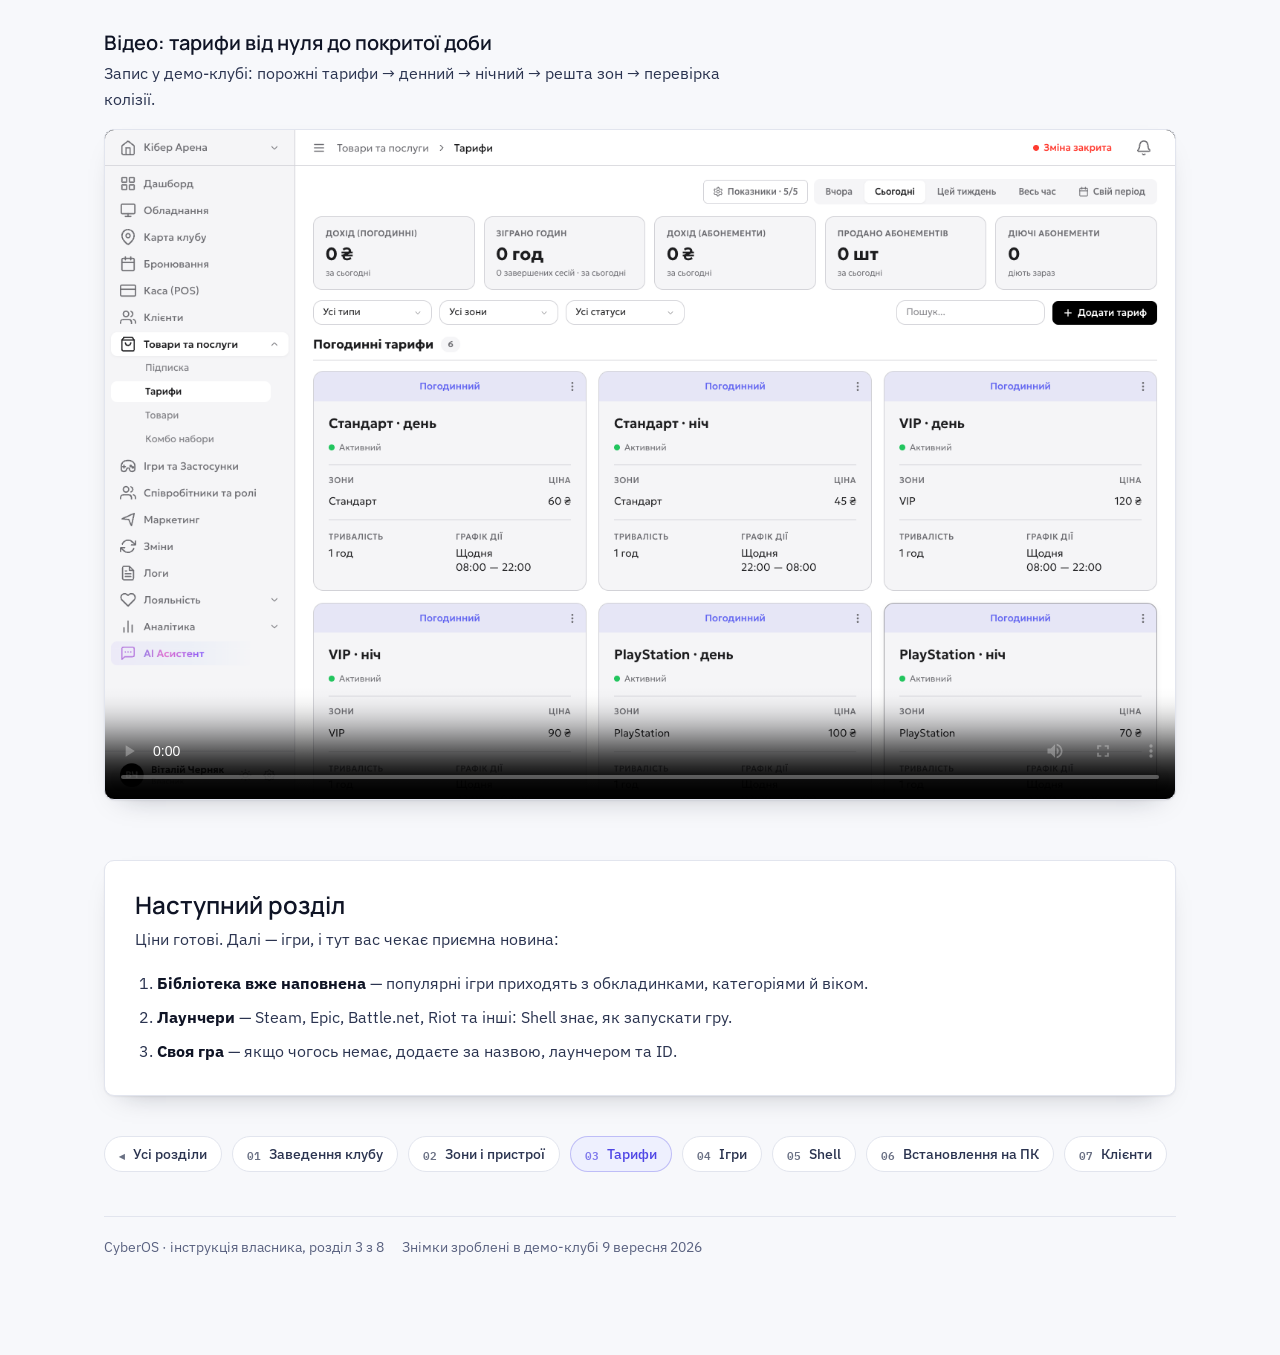
<file: instruction-03-tariffs.html>
<!doctype html>
<html lang="uk">
<head>
<meta charset="utf-8">
<meta name="viewport" content="width=device-width, initial-scale=1">
<meta name="color-scheme" content="light dark">
<meta name="description" content="Денні й нічні тарифи, розписання по днях, ціна за годину.">
<style>
  html, body { margin: 0; }
  img { max-width: 100%; }
  [hidden] { display: none !important; }
</style>
<title>Тарифи CyberOS</title>
<link rel="preconnect" href="https://fonts.googleapis.com">
<link rel="preconnect" href="https://fonts.gstatic.com" crossorigin>
<link rel="stylesheet" href="https://fonts.googleapis.com/css2?family=Manrope:wght@600;800&family=IBM+Plex+Sans:wght@400;500;600&family=IBM+Plex+Mono:wght@400;500&display=swap">
<style>
:root {
    --ink: #0F1425;
    --ink-2: #2B3450;
    --muted: #5A6280;
    --paper: #F7F8FB;
    --surface: #FFFFFF;
    --line: #E2E5EE;
    --accent: #4F46E5;
    --accent-soft: #EEF0FE;
    --warn: #B45309;
    --warn-soft: #FEF6E7;
    --ok: #047857;
    --ok-soft: #E9F6F1;
    --shadow: 0 1px 2px rgba(15, 20, 37, .06), 0 12px 28px -18px rgba(15, 20, 37, .35);
    --radius: 10px;
    --step-font: 'Manrope', 'Trebuchet MS', sans-serif;
    --body-font: 'IBM Plex Sans', 'Helvetica Neue', Arial, sans-serif;
    --mono-font: 'IBM Plex Mono', ui-monospace, 'SF Mono', Menlo, monospace;
  }
  @media (prefers-color-scheme: dark) {
    :root:not([data-theme="light"]) {
      --ink: #EEF1F8;
      --ink-2: #C6CCDD;
      --muted: #949CB5;
      --paper: #0B0F1A;
      --surface: #131926;
      --line: #262E42;
      --accent: #8B85F5;
      --accent-soft: #1D2237;
      --warn: #E9A23B;
      --warn-soft: #2A2113;
      --ok: #4BC299;
      --ok-soft: #12261F;
      --shadow: 0 1px 2px rgba(0, 0, 0, .5), 0 16px 34px -20px rgba(0, 0, 0, .8);
    }
  }
  :root[data-theme="dark"] {
    --ink: #EEF1F8;
    --ink-2: #C6CCDD;
    --muted: #949CB5;
    --paper: #0B0F1A;
    --surface: #131926;
    --line: #262E42;
    --accent: #8B85F5;
    --accent-soft: #1D2237;
    --warn: #E9A23B;
    --warn-soft: #2A2113;
    --ok: #4BC299;
    --ok-soft: #12261F;
    --shadow: 0 1px 2px rgba(0, 0, 0, .5), 0 16px 34px -20px rgba(0, 0, 0, .8);
  }

  * { box-sizing: border-box; }
  body {
    margin: 0;
    background: var(--paper);
    color: var(--ink);
    font: 400 16px/1.62 var(--body-font);
    -webkit-font-smoothing: antialiased;
  }
  .wrap { max-width: 1120px; margin: 0 auto; padding: 0 24px 96px; }

  /* ── шапка ─────────────────────────────────────────────── */
  .masthead { padding: 56px 0 28px; border-bottom: 1px solid var(--line); }
  .kicker {
    font: 500 12px/1 var(--mono-font);
    letter-spacing: .14em;
    text-transform: uppercase;
    color: var(--accent);
    margin: 0 0 14px;
  }
  h1 {
    font: 800 clamp(32px, 5vw, 46px)/1.08 var(--step-font);
    letter-spacing: -.02em;
    margin: 0 0 14px;
    text-wrap: balance;
  }
  .lede { margin: 0; max-width: 62ch; color: var(--ink-2); font-size: 17px; }
  .facts {
    display: flex; flex-wrap: wrap; gap: 10px 28px;
    margin: 26px 0 0; padding: 0; list-style: none;
  }
  .facts div { display: flex; flex-direction: column; gap: 2px; }
  .facts dt { font: 500 11px/1 var(--mono-font); letter-spacing: .1em; text-transform: uppercase; color: var(--muted); }
  .facts dd { margin: 0; font: 600 15px/1.3 var(--body-font); }

  /* ── навігація кроків ──────────────────────────────────── */
  .rail {
    position: sticky; top: 0; z-index: 20;
    display: flex; gap: 6px; align-items: center;
    padding: 12px 0; margin-bottom: 8px;
    background: color-mix(in srgb, var(--paper) 92%, transparent);
    backdrop-filter: blur(8px);
    border-bottom: 1px solid var(--line);
    overflow-x: auto;
  }
  .rail a {
    flex: 0 0 auto;
    display: inline-flex; align-items: center; gap: 8px;
    padding: 7px 13px 7px 9px;
    border-radius: 999px;
    color: var(--ink-2); text-decoration: none;
    font: 600 13.5px/1 var(--body-font);
    border: 1px solid transparent;
  }
  .rail a:hover, .rail a:focus-visible { background: var(--accent-soft); color: var(--accent); outline: none; }
  .rail a.rail-home { border-color: var(--line); background: var(--surface); }
  .rail a.rail-home i { background: none; color: var(--ink-2); }
  .rail a.done { color: var(--ok); }
  .rail a i {
    display: grid; place-items: center;
    width: 20px; height: 20px; border-radius: 50%;
    background: var(--accent-soft); color: var(--accent);
    font: 600 11px/1 var(--mono-font); font-style: normal;
  }
  .rail a.done i { background: var(--ok-soft); color: var(--ok); }

  /* ── крок ──────────────────────────────────────────────── */
  .step { padding: 52px 0; border-bottom: 1px solid var(--line); scroll-margin-top: 68px; }
  .step:last-of-type { border-bottom: 0; }
  .step-head { display: grid; grid-template-columns: 54px 1fr; gap: 18px; align-items: start; }
  .step-num {
    font: 800 34px/1 var(--step-font);
    color: var(--accent);
    letter-spacing: -.03em;
    font-variant-numeric: tabular-nums;
  }
  .step h2 { font: 600 clamp(23px, 3vw, 29px)/1.2 var(--step-font); margin: 0 0 8px; letter-spacing: -.015em; text-wrap: balance; }
  .step-head p { margin: 0; color: var(--ink-2); max-width: 64ch; }
  .step-body { margin-top: 28px; display: grid; grid-template-columns: minmax(300px, 380px) 1fr; gap: 28px; align-items: start; }
  @media (max-width: 900px) { .step-body { grid-template-columns: 1fr; } }

  /* ── підказки ──────────────────────────────────────────── */
  .hints { margin: 0; padding: 0; list-style: none; display: flex; flex-direction: column; gap: 2px; }
  .hints li {
    display: grid; grid-template-columns: 24px 1fr; gap: 12px;
    padding: 11px 12px; border-radius: 8px;
    border: 1px solid transparent;
    cursor: default;
    transition: background .14s ease, border-color .14s ease;
  }
  .hints li:hover, .hints li.on { background: var(--accent-soft); border-color: color-mix(in srgb, var(--accent) 28%, transparent); }
  .hint-num {
    display: grid; place-items: center;
    width: 24px; height: 24px; border-radius: 50%;
    background: var(--accent); color: #fff;
    font: 600 12px/1 var(--mono-font);
  }
  .hint-text { font-size: 14.6px; color: var(--ink-2); }
  .hint-text b { color: var(--ink); font-weight: 600; }

  /* ── скріншот з рамками ────────────────────────────────── */
  figure { margin: 0; }
  .shot {
    position: relative;
    border: 1px solid var(--line); border-radius: var(--radius);
    background: var(--surface); box-shadow: var(--shadow);
    overflow: hidden;
  }
  .shot img { display: block; width: 100%; height: auto; }
  .spot {
    position: absolute;
    margin: -5px 0 0 -5px; padding: 5px;
    width: auto; background: transparent;
    border: 2px solid var(--accent); border-radius: 7px;
    box-shadow: 0 0 0 3px color-mix(in srgb, var(--accent) 18%, transparent);
    cursor: pointer; opacity: .95;
    transition: box-shadow .14s ease, transform .14s ease;
  }
  .spot:hover, .spot.on { box-shadow: 0 0 0 6px color-mix(in srgb, var(--accent) 30%, transparent); transform: scale(1.015); }
  .spot:focus-visible { outline: 3px solid var(--warn); outline-offset: 3px; }
  .spot-num {
    position: absolute; top: -12px; left: -12px;
    display: grid; place-items: center;
    width: 22px; height: 22px; border-radius: 50%;
    background: var(--accent); color: #fff;
    font: 600 12px/1 var(--mono-font);
    box-shadow: 0 1px 4px rgba(0, 0, 0, .3);
  }
  .spot-num.tr { left: auto; right: -12px; }
  .spot-num.bl { top: auto; bottom: -12px; }
  .spot-num.br { top: auto; bottom: -12px; left: auto; right: -12px; }
  .shot.bare .spot { opacity: 0; pointer-events: none; }
  .shot-bar {
    display: flex; align-items: center; justify-content: space-between; gap: 12px;
    margin-top: 10px;
  }
  figcaption { font: 400 13px/1.5 var(--body-font); color: var(--muted); }
  .toggle {
    flex: 0 0 auto;
    display: inline-flex; align-items: center; gap: 7px;
    font: 500 12.5px/1 var(--body-font); color: var(--ink-2);
    padding: 7px 11px; border: 1px solid var(--line); border-radius: 999px;
    background: var(--surface); cursor: pointer;
  }
  .toggle:hover { border-color: var(--accent); color: var(--accent); }

  /* ── плашки ────────────────────────────────────────────── */
  .note {
    display: grid; grid-template-columns: auto 1fr; gap: 12px;
    margin: 22px 0 0; padding: 14px 16px;
    border-radius: 8px; font-size: 14.8px;
    border-left: 3px solid var(--accent); background: var(--accent-soft); color: var(--ink-2);
  }
  .note b { color: var(--ink); }
  .note--warn { border-left-color: var(--warn); background: var(--warn-soft); }
  .note--ok { border-left-color: var(--ok); background: var(--ok-soft); }
  .note-tag { font: 500 11px/1.5 var(--mono-font); letter-spacing: .08em; text-transform: uppercase; color: var(--warn); }
  .note--ok .note-tag { color: var(--ok); }
  .note:not(.note--warn):not(.note--ok) .note-tag { color: var(--accent); }
  code {
    font: 400 .92em/1.4 var(--mono-font);
    background: color-mix(in srgb, var(--ink) 7%, transparent);
    padding: .12em .38em; border-radius: 4px;
    word-break: break-word;
  }

  /* ── лист ──────────────────────────────────────────────── */
  .letter { display: grid; grid-template-columns: minmax(240px, 320px) 1fr; gap: 26px; align-items: start; margin-top: 26px; }
  @media (max-width: 900px) { .letter { grid-template-columns: 1fr; } }
  .letter-meta { margin: 0; display: flex; flex-direction: column; gap: 14px; }
  .letter-meta div { display: grid; gap: 3px; }
  .letter-meta dt { font: 500 11px/1 var(--mono-font); letter-spacing: .1em; text-transform: uppercase; color: var(--muted); }
  .letter-meta dd { margin: 0; font: 500 14.5px/1.45 var(--body-font); }
  .letter-shot { border: 1px solid var(--line); border-radius: var(--radius); overflow: hidden; background: var(--surface); box-shadow: var(--shadow); max-height: 460px; overflow-y: auto; }
  .letter-shot img { display: block; width: 100%; height: auto; }

  /* ── відео ─────────────────────────────────────────────── */
  .video-block { scroll-margin-top: 68px; margin-top: 44px; padding-top: 34px; border-top: 1px dashed var(--line); }
  .video-block h3 { font: 600 20px/1.25 var(--step-font); margin: 0 0 6px; }
  .video-block p { margin: 0 0 16px; color: var(--ink-2); max-width: 62ch; }
  video { width: 100%; border-radius: var(--radius); border: 1px solid var(--line); background: #000; box-shadow: var(--shadow); }

  /* ── чекліст ───────────────────────────────────────────── */
  .check {
    display: flex; align-items: center; gap: 10px;
    margin-top: 26px; padding: 12px 14px;
    border: 1px dashed var(--line); border-radius: 8px;
    font: 500 14.5px/1 var(--body-font); color: var(--ink-2);
    cursor: pointer; user-select: none;
    background: var(--surface);
  }
  .check input { width: 17px; height: 17px; accent-color: var(--ok); cursor: pointer; }
  .check.done { border-style: solid; border-color: var(--ok); color: var(--ok); background: var(--ok-soft); }

  /* ── фінал ─────────────────────────────────────────────── */
  .next { margin-top: 52px; padding: 30px; border: 1px solid var(--line); border-radius: var(--radius); background: var(--surface); box-shadow: var(--shadow); }
  .next h2 { font: 600 24px/1.2 var(--step-font); margin: 0 0 8px; }
  .next p { margin: 0 0 18px; color: var(--ink-2); max-width: 64ch; }
  .next ol { margin: 0; padding-left: 22px; display: grid; gap: 8px; color: var(--ink-2); }
  .next ol b { color: var(--ink); }
  footer { margin-top: 44px; padding-top: 20px; border-top: 1px solid var(--line); color: var(--muted); font-size: 13.5px; display: flex; flex-wrap: wrap; gap: 6px 18px; }
  @media (prefers-reduced-motion: reduce) { * { transition: none !important; animation: none !important; } }

  /* ── повернення на головну ─────────────────────────────── */
  .home-link {
    display: inline-flex; align-items: center; gap: 7px; margin: 22px 0 -8px;
    padding: 8px 13px; border: 1px solid var(--line); border-radius: 999px;
    background: var(--surface); color: var(--ink-2); text-decoration: none;
    font: 500 13.5px/1 var(--body-font);
  }
  .home-link:hover, .home-link:focus-visible { border-color: var(--accent); color: var(--accent); outline: none; }
  .home-link span { font-size: 15px; line-height: 1; }

  /* ── навігація між розділами ───────────────────────────── */
  .chapters { display: flex; flex-wrap: wrap; gap: 10px; margin-top: 40px; }
  .chapters a {
    display: inline-flex; align-items: center; gap: 8px;
    padding: 10px 14px; border: 1px solid var(--line); border-radius: 999px;
    background: var(--surface); color: var(--ink-2); text-decoration: none;
    font: 500 14px/1 var(--body-font);
  }
  .chapters a:hover, .chapters a:focus-visible { border-color: var(--accent); color: var(--accent); outline: none; }
  .chapters a.current { background: var(--accent-soft); border-color: color-mix(in srgb, var(--accent) 30%, transparent); color: var(--accent); }
  .chapters i { font-style: normal; font: 600 11px/1 var(--mono-font); opacity: .7; }

</style>

</head>
<body>
<div class="wrap">
  <a class="home-link" href="index.html"><span>&#8592;</span>Усі розділи інструкції</a>
  <header class="masthead">
    <p class="kicker">CyberOS · інструкція, розділ 3</p>
    <h1>Тарифи: ціна за годину для кожної зони</h1>
    <p class="lede">Третій розділ вчить систему брати гроші за час: денні й нічні тарифи, покриття цілої доби і що робити, коли тариф не зберігається. Наведіть курсор на пункт списку — на знімку підсвітиться те саме поле.</p>
    <dl class="facts">
      <div><dt>Часу</dt><dd>15 хвилин</dd></div>
      <div><dt>Потрібно</dt><dd>Зони з розділу 2 і ваш прайс</dd></div>
      <div><dt>Результат</dt><dd>Доба покрита цінами</dd></div>
      <div><dt>Далі</dt><dd>Ігри та лаунчери</dd></div>
    </dl>
  </header>

  <nav class="rail" aria-label="Кроки розділу">
    <a class="rail-home" href="index.html"><i>&#9666;</i>Розділи</a>
    <a href="#step-1" data-rail=1><i>1</i>Непокриті години</a>
    <a href="#step-2" data-rail=2><i>2</i>Денний тариф</a>
    <a href="#step-3" data-rail=3><i>3</i>Ніч і решта зон</a>
    <a href="#step-4" data-rail=4><i>4</i>Колізії</a>
    <a href="#video"><i>▶</i>Відео проходу</a>
  </nav>

  <main>
    <section class="step" id="step-1">
      <div class="step-head">
        <span class="step-num">01</span>
        <div>
          <h2>Подивіться, які години не покриті</h2>
          <p>
            Тариф — це ціна за годину для зони у певні години й дні. Поки тарифів немає,
            сторінка одразу показує, чого бракує: перелік зон і вікна без ціни.
          </p>
        </div>
      </div>
      <div class="step-body">
        <ol class="hints" data-shot="31-tariffs-empty"><li data-key="31-tariffs-empty:warning"><span class="hint-num">1</span><span class="hint-text"><b>Попередження про непокриті години</b> — система перелічує зони й вікна, у яких ціни немає. Поки вікно не закрите, сесія в цей час не почнеться.</span></li></ol>
        <figure>
          <div class="shot" id="shot-31-tariffs-empty">
            <img src="shots/crop-31-tariffs-empty.png" alt="Тарифів ще немає: усі зони працюють цілодобово й жодна година не має ціни.">
            <button class="spot" data-key="31-tariffs-empty:warning" style="left:5.411%;top:36.087%;width:71.861%;height:22.609%" aria-label="warning"><span class="spot-num ">1</span></button>
          </div>
          <div class="shot-bar"><figcaption>Тарифів ще немає: усі зони працюють цілодобово й жодна година не має ціни.</figcaption><button class="toggle" type="button" data-toggle="shot-31-tariffs-empty">Прибрати підсвітку</button></div>
        </figure>
      </div>
      <div class="note"><span class="note-tag">Чому це важливо</span><span>Ціну бере не пристрій і не тип, а <b>зона</b>. Тому тарифів потрібно стільки, скільки у вас зон — помножити на кількість різних цін (день, ніч, вихідні).</span></div>
      <label class="check"><input type="checkbox" data-step="1"> Бачу список непокритих годин</label>
    </section>

    <section class="step" id="step-2">
      <div class="step-head">
        <span class="step-num">02</span>
        <div>
          <h2>Створіть денний тариф</h2>
          <p>
            Почніть з основного: базова зона, звичайні години, щодня. Решту тарифів
            робитимете за цим самим зразком.
          </p>
        </div>
      </div>
      <div class="step-body">
        <ol class="hints" data-shot="32-tariff-form"><li data-key="32-tariff-form:name"><span class="hint-num">1</span><span class="hint-text"><b>Назва</b> — її бачить адміністратор у касі й гість у Shell. Пишіть так, щоб було зрозуміло без пояснень: «Стандарт · день», «VIP · ніч».</span></li>
<li data-key="32-tariff-form:type"><span class="hint-num">2</span><span class="hint-text"><b>Тип</b> — «Погодинний» (ціна за годину) або «Абонемент» (пакет годин зі своїм терміном дії).</span></li>
<li data-key="32-tariff-form:zones"><span class="hint-num">3</span><span class="hint-text"><b>Прайслист</b> — обираєте зону, і поруч задаєте ціну саме для неї. Один тариф може покривати кілька зон з різними цінами.</span></li>
<li data-key="32-tariff-form:price"><span class="hint-num">4</span><span class="hint-text"><b>Ціна</b> — за годину, у гривнях.</span></li>
<li data-key="32-tariff-form:time_from"><span class="hint-num">5</span><span class="hint-text"><b>Розклад</b> — вікно дії тарифу. Години вводяться по цифрах: клік у годину, набрали, потім хвилини.</span></li>
<li data-key="32-tariff-form:days"><span class="hint-num">6</span><span class="hint-text"><b>Дні тижня</b> — типово ввімкнені Пн–Пт. Для щоденного тарифу додайте Сб і Нд, для «вихідного» — лишіть тільки їх.</span></li>
<li data-key="32-tariff-form:status"><span class="hint-num">7</span><span class="hint-text"><b>Статус</b> — «Активний» означає, що тариф уже продається.</span></li></ol>
        <figure>
          <div class="shot" id="shot-32-tariff-form">
            <img src="shots/crop-32-tariff-form.png" alt="Форма тарифу: назва, тип, прайслист, розклад, статус.">
            <button class="spot" data-key="32-tariff-form:name" style="left:6.081%;top:5.366%;width:44.324%;height:5.122%" aria-label="name"><span class="spot-num ">1</span></button>
<button class="spot" data-key="32-tariff-form:type" style="left:52.432%;top:5.366%;width:44.324%;height:5.122%" aria-label="type"><span class="spot-num ">2</span></button>
<button class="spot" data-key="32-tariff-form:zones" style="left:8.243%;top:19.878%;width:66.351%;height:5.122%" aria-label="zones"><span class="spot-num ">3</span></button>
<button class="spot" data-key="32-tariff-form:price" style="left:75.676%;top:19.878%;width:18.919%;height:5.122%" aria-label="price"><span class="spot-num ">4</span></button>
<button class="spot" data-key="32-tariff-form:time_from" style="left:8.243%;top:43.293%;width:43.243%;height:6.098%" aria-label="time_from"><span class="spot-num ">5</span></button>
<button class="spot" data-key="32-tariff-form:days" style="left:7.432%;top:54.268%;width:44.595%;height:5.610%" aria-label="days"><span class="spot-num ">6</span></button>
<button class="spot" data-key="32-tariff-form:status" style="left:6.081%;top:90.244%;width:90.676%;height:5.122%" aria-label="status"><span class="spot-num ">7</span></button>
          </div>
          <div class="shot-bar"><figcaption>Форма тарифу: назва, тип, прайслист, розклад, статус.</figcaption><button class="toggle" type="button" data-toggle="shot-32-tariff-form">Прибрати підсвітку</button></div>
        </figure>
      </div>
      <figure>
          <div class="shot bare" id="shot-34-tariff-schedule">
            <img src="shots/34-tariff-schedule.png" alt="Заповнено: «Стандарт · день», 60 ₴/год, 08:00–22:00, усі сім днів.">
            
          </div>
          <div class="shot-bar"><figcaption>Заповнено: «Стандарт · день», 60 ₴/год, 08:00–22:00, усі сім днів.</figcaption></div>
        </figure>
      <div class="note"><span class="note-tag">Про час</span><span>Поле часу — не текстове: клікніть у години й наберіть цифри, потім у хвилини. Так само вводиться нічне вікно <b>22:00 → 08:00</b>: система розуміє, що воно переходить через полуніч.</span></div>
      <label class="check"><input type="checkbox" data-step="2"> Денний тариф створено</label>
    </section>

    <section class="step" id="step-3">
      <div class="step-head">
        <span class="step-num">03</span>
        <div>
          <h2>Закрийте добу: ніч і решта зон</h2>
          <p>
            Далі — нічний тариф на ту саму зону (22:00–08:00, дешевше) і по парі
            «день + ніч» на кожну іншу зону. Коли всі години покриті, попередження зникає.
          </p>
        </div>
      </div>
      <figure>
          <div class="shot bare" id="shot-35-tariffs-ready">
            <img src="shots/35-tariffs-ready.png" alt="Шість тарифів: день і ніч для кожної з трьох зон. Червоного блоку вгорі більше немає — доба покрита.">
            
          </div>
          <div class="shot-bar"><figcaption>Шість тарифів: день і ніч для кожної з трьох зон. Червоного блоку вгорі більше немає — доба покрита.</figcaption></div>
        </figure>
      <div class="note note--ok"><span class="note-tag">Орієнтир цін</span><span>У демо-клубі: Стандарт 60 ₴ вдень і 45 ₴ вночі, VIP 120 і 90, PlayStation 100 і 70. Ніч роблять дешевшою, щоб заповнити порожні години.</span></div>
      <label class="check"><input type="checkbox" data-step="3"> Доба покрита, попередження зникло</label>
    </section>

    <section class="step" id="step-4">
      <div class="step-head">
        <span class="step-num">04</span>
        <div>
          <h2>Якщо тариф не зберігається</h2>
          <p>
            Дві ціни на ту саму зону в ті самі години — суперечність, і система її не
            пропустить. Замість «щось пішло не так» вона пише, з чим саме конфлікт.
          </p>
        </div>
      </div>
      <div class="step-body">
        <ol class="hints" data-shot="36-tariff-collision"><li data-key="36-tariff-collision:banner"><span class="hint-num">1</span><span class="hint-text"><b>Повідомлення про колізію</b> — система називає тариф, зону, дні й інтервал, який перетинається. Виправте години, дні або зону — і збереження пройде.</span></li></ol>
        <figure>
          <div class="shot" id="shot-36-tariff-collision">
            <img src="shots/crop-36-tariff-collision.png" alt="Спроба зробити другий тариф на «Стандарт» у ті самі години.">
            <button class="spot" data-key="36-tariff-collision:banner" style="left:11.465%;top:24.290%;width:85.478%;height:20.505%" aria-label="banner"><span class="spot-num ">1</span></button>
          </div>
          <div class="shot-bar"><figcaption>Спроба зробити другий тариф на «Стандарт» у ті самі години.</figcaption><button class="toggle" type="button" data-toggle="shot-36-tariff-collision">Прибрати підсвітку</button></div>
        </figure>
      </div>
      <div class="note"><span class="note-tag">Як розводити тарифи</span><span>Три способи не перетинатись: <b>інші години</b> (день і ніч), <b>інші дні</b> (будні та вихідні) або <b>інша зона</b>. Комбінація «зона + дні + години» має бути унікальною.</span></div>
      <label class="check"><input type="checkbox" data-step="4"> Розумію, як читати повідомлення про колізію</label>
    </section>

    <section class="step" id="step-5">
      <div class="step-head">
        <span class="step-num">05</span>
        <div>
          <h2>Дубль і статуси: чому копія не працює одразу</h2>
          <p>
            Схожий тариф чи абонемент найшвидше зробити копією: у картці меню «⋮» →
            «Дублювати». Але копія створюється у статусі <b>«Чернетка»</b> — вона ще
            не діє, і статус треба перевести вручну.
          </p>
        </div>
      </div>
      <figure>
          <div class="shot bare" id="shot-37-tariff-status">
            <img src="shots/crop-37-tariff-status.png" alt="Меню картки: «Редагувати», «Дублювати», «Змінити статус» з чотирма варіантами і «Видалити».">
            
          </div>
          <div class="shot-bar"><figcaption>Меню картки: «Редагувати», «Дублювати», «Змінити статус» з чотирма варіантами і «Видалити».</figcaption></div>
        </figure>
      <div class="step-body">
        <ol class="hints">
          <li><b>Активний</b> — тариф працює: застосовується до сесій, абонемент продається в касі.</li>
          <li><b>Неактивний</b> — вимкнений, але лишається в списку. Зручно для сезонних: вимкнули на літо, увімкнули у вересні.</li>
          <li><b>Чернетка</b> — заготовка, ще не діє. Саме такий статус отримує свіжий дубль.</li>
          <li><b>Архівний</b> — прибрати з очей, не видаляючи історію продажів.</li>
        </ol>
      </div>
      <div class="note"><span class="note-tag">Як увімкнути копію</span><span>У картці «⋮» → <b>«Змінити статус»</b> → <b>«Активний»</b>. Якщо дублювали <b>погодинний</b> тариф, спершу змініть у копії години, дні або зону — інакше активація впаде на колізії, бо копія збігається з оригіналом. Для абонементів цього обмеження немає.</span></div>
      <label class="check"><input type="checkbox" data-step="5"> Умію дублювати й перемикати статус</label>
    </section>

    <section class="video-block" id="video">
      <h3>Відео: тарифи від нуля до покритої доби</h3>
      <p>
        Запис у демо-клубі: порожні тарифи → денний → нічний → решта зон → перевірка колізії.
      </p>
      <video controls preload="metadata" playsinline poster="shots/35-tariffs-ready.png">
        <source src="videos/uc03-tariffs.mp4" type="video/mp4">
        Ваш браузер не показує це відео.
      </video>
    </section>

    <section class="next">
      <h2>Наступний розділ</h2>
      <p>Ціни готові. Далі — ігри, і тут вас чекає приємна новина:</p>
      <ol>
        <li><b>Бібліотека вже наповнена</b> — популярні ігри приходять з обкладинками, категоріями й віком.</li>
        <li><b>Лаунчери</b> — Steam, Epic, Battle.net, Riot та інші: Shell знає, як запускати гру.</li>
        <li><b>Своя гра</b> — якщо чогось немає, додаєте за назвою, лаунчером та ID.</li>
      </ol>
    </section>

  </main>

  <nav class="chapters" aria-label="Розділи інструкції">
    <a href="index.html"><i>◂</i>Усі розділи</a>
    <a href="instruction-01-club-setup.html"><i>01</i>Заведення клубу</a>
    <a href="instruction-02-zones-devices.html"><i>02</i>Зони і пристрої</a>
    <a href="instruction-03-tariffs.html" class="current"><i>03</i>Тарифи</a>
    <a href="instruction-04-games.html"><i>04</i>Ігри</a>
    <a href="instruction-05-shell.html"><i>05</i>Shell</a>
    <a href="instruction-06-install.html"><i>06</i>Встановлення на ПК</a>
    <a href="instruction-07-clients.html"><i>07</i>Клієнти</a>
  </nav>

  <footer>
    <span>CyberOS · інструкція власника, розділ 3 з 8</span>
    <span>Знімки зроблені в демо-клубі 9 вересня 2026</span>
  </footer>
</div>

<script>
// підсвітка: пункт списку ↔ рамка на скріншоті
  const setOn = (key, on) => {
    document.querySelectorAll('[data-key="' + key + '"]').forEach((el) => el.classList.toggle('on', on));
  };
  document.querySelectorAll('.hints li, .spot').forEach((el) => {
    const key = el.dataset.key;
    el.addEventListener('mouseenter', () => setOn(key, true));
    el.addEventListener('mouseleave', () => setOn(key, false));
    el.addEventListener('focus', () => setOn(key, true));
    el.addEventListener('blur', () => setOn(key, false));
    if (el.classList.contains('spot')) {
      el.addEventListener('click', () => {
        const li = document.querySelector('.hints li[data-key="' + key + '"]');
        li?.scrollIntoView({ block: 'nearest', behavior: 'smooth' });
        li?.animate([{ background: 'var(--accent-soft)' }, { background: 'transparent' }], { duration: 900 });
      });
    }
  });

  // перемикач підсвітки на кожному скріншоті
  document.querySelectorAll('.toggle').forEach((btn) => {
    btn.addEventListener('click', () => {
      const shot = document.getElementById(btn.dataset.toggle);
      const bare = shot.classList.toggle('bare');
      btn.textContent = bare ? 'Показати підсвітку' : 'Прибрати підсвітку';
    });
  });

  // чекліст кроків — пам’ять у браузері читача (може бути недоступна)
  const KEY = 'cyberos-guide-03';
  let done = {};
  try { done = JSON.parse(localStorage.getItem(KEY) || '{}'); } catch (e) { done = {}; }
  const paint = () => {
    document.querySelectorAll('.check input').forEach((input) => {
      const n = input.dataset.step;
      input.checked = !!done[n];
      input.closest('.check').classList.toggle('done', !!done[n]);
      document.querySelector('.rail a[data-rail="' + n + '"]')?.classList.toggle('done', !!done[n]);
    });
  };
  document.querySelectorAll('.check input').forEach((input) => {
    input.addEventListener('change', () => {
      done[input.dataset.step] = input.checked;
      try { localStorage.setItem(KEY, JSON.stringify(done)); } catch (e) { /* приватний режим — просто не запамʼятаємо */ }
      paint();
    });
  });
  paint();

</script>

</body>
</html>
</file>
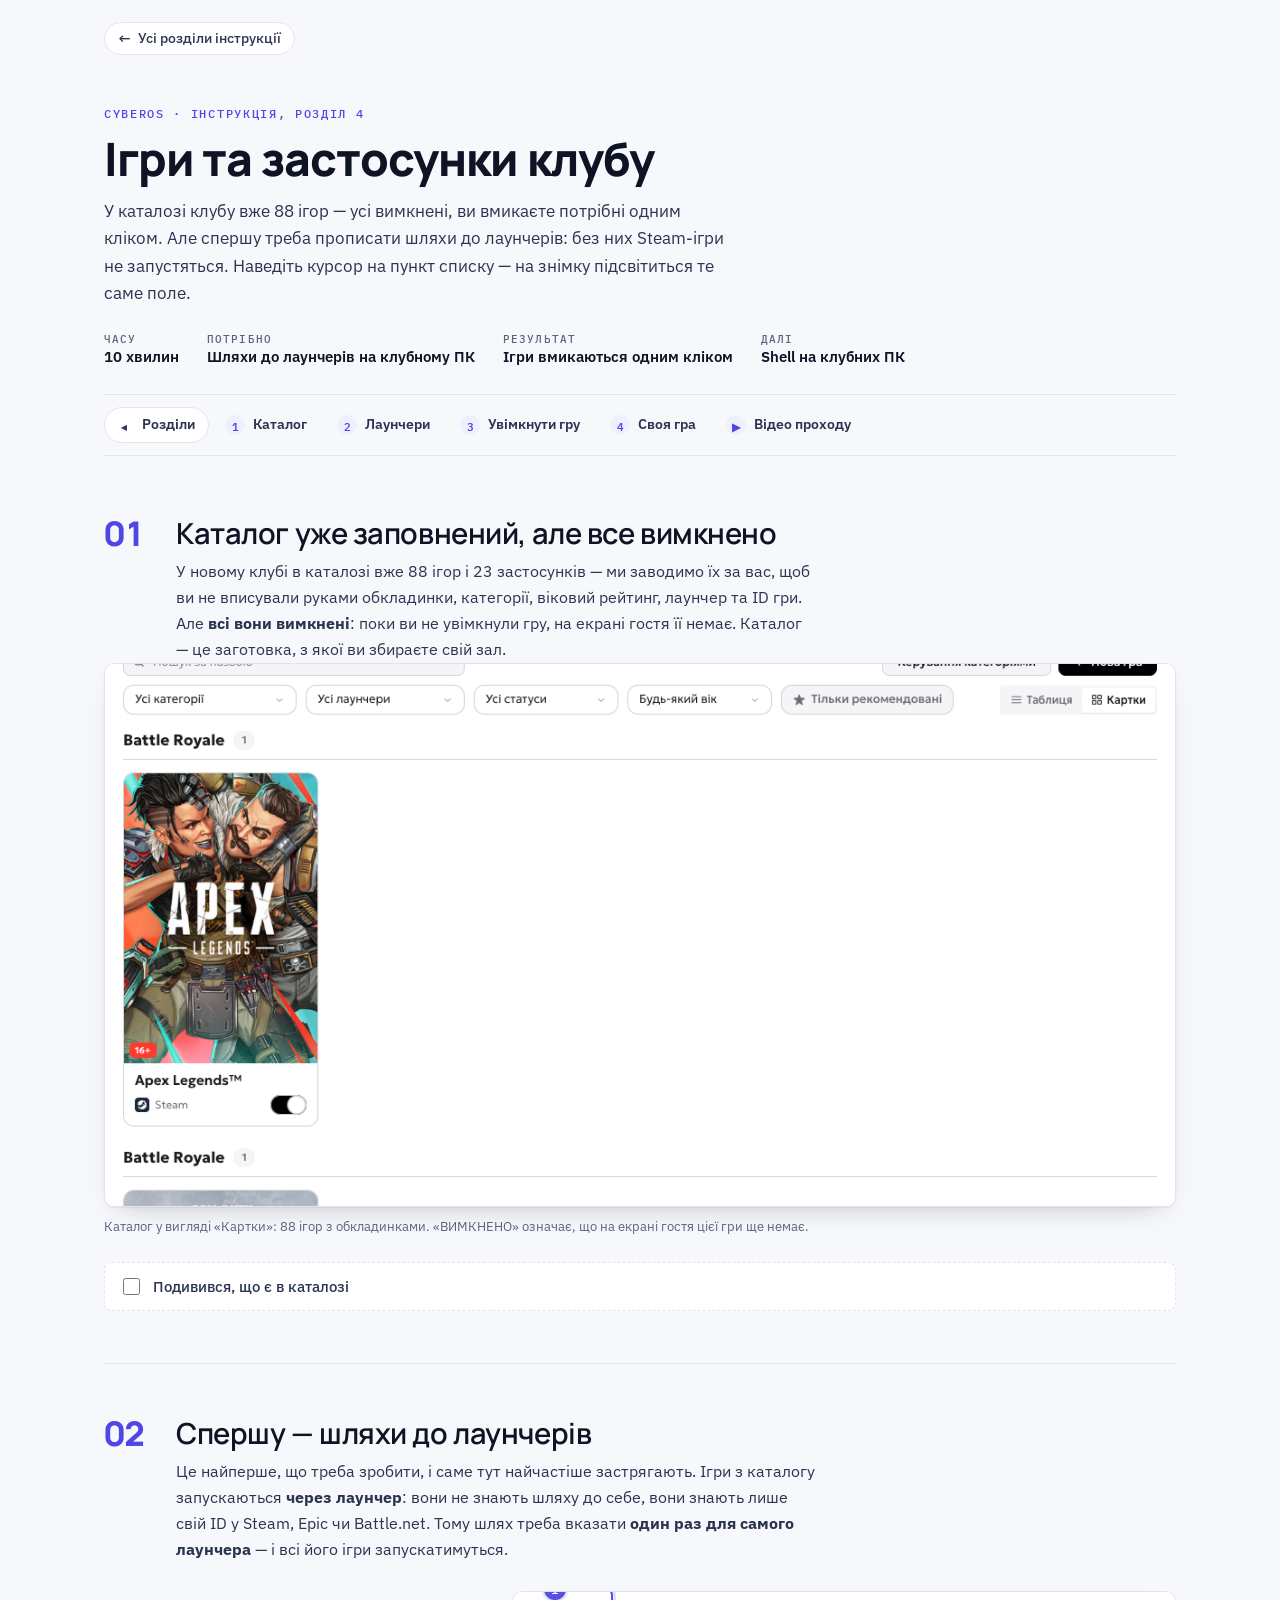
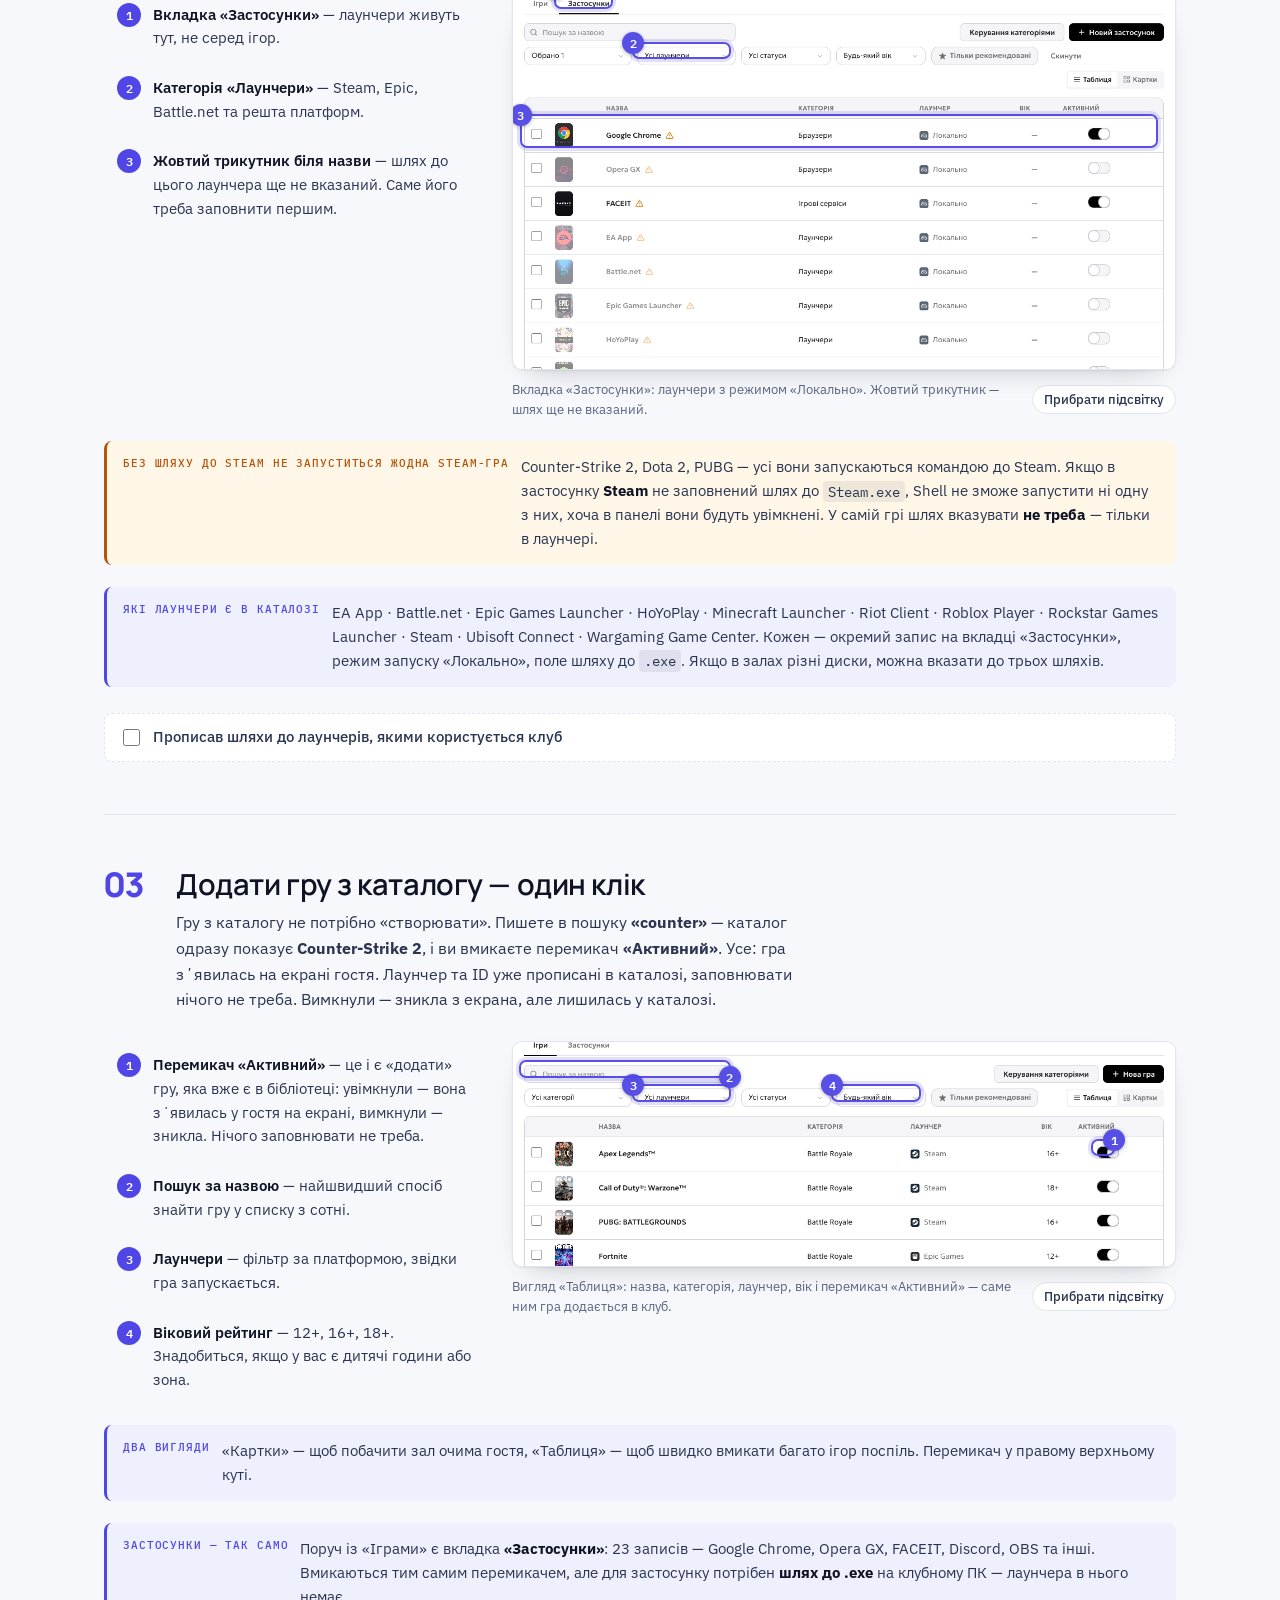
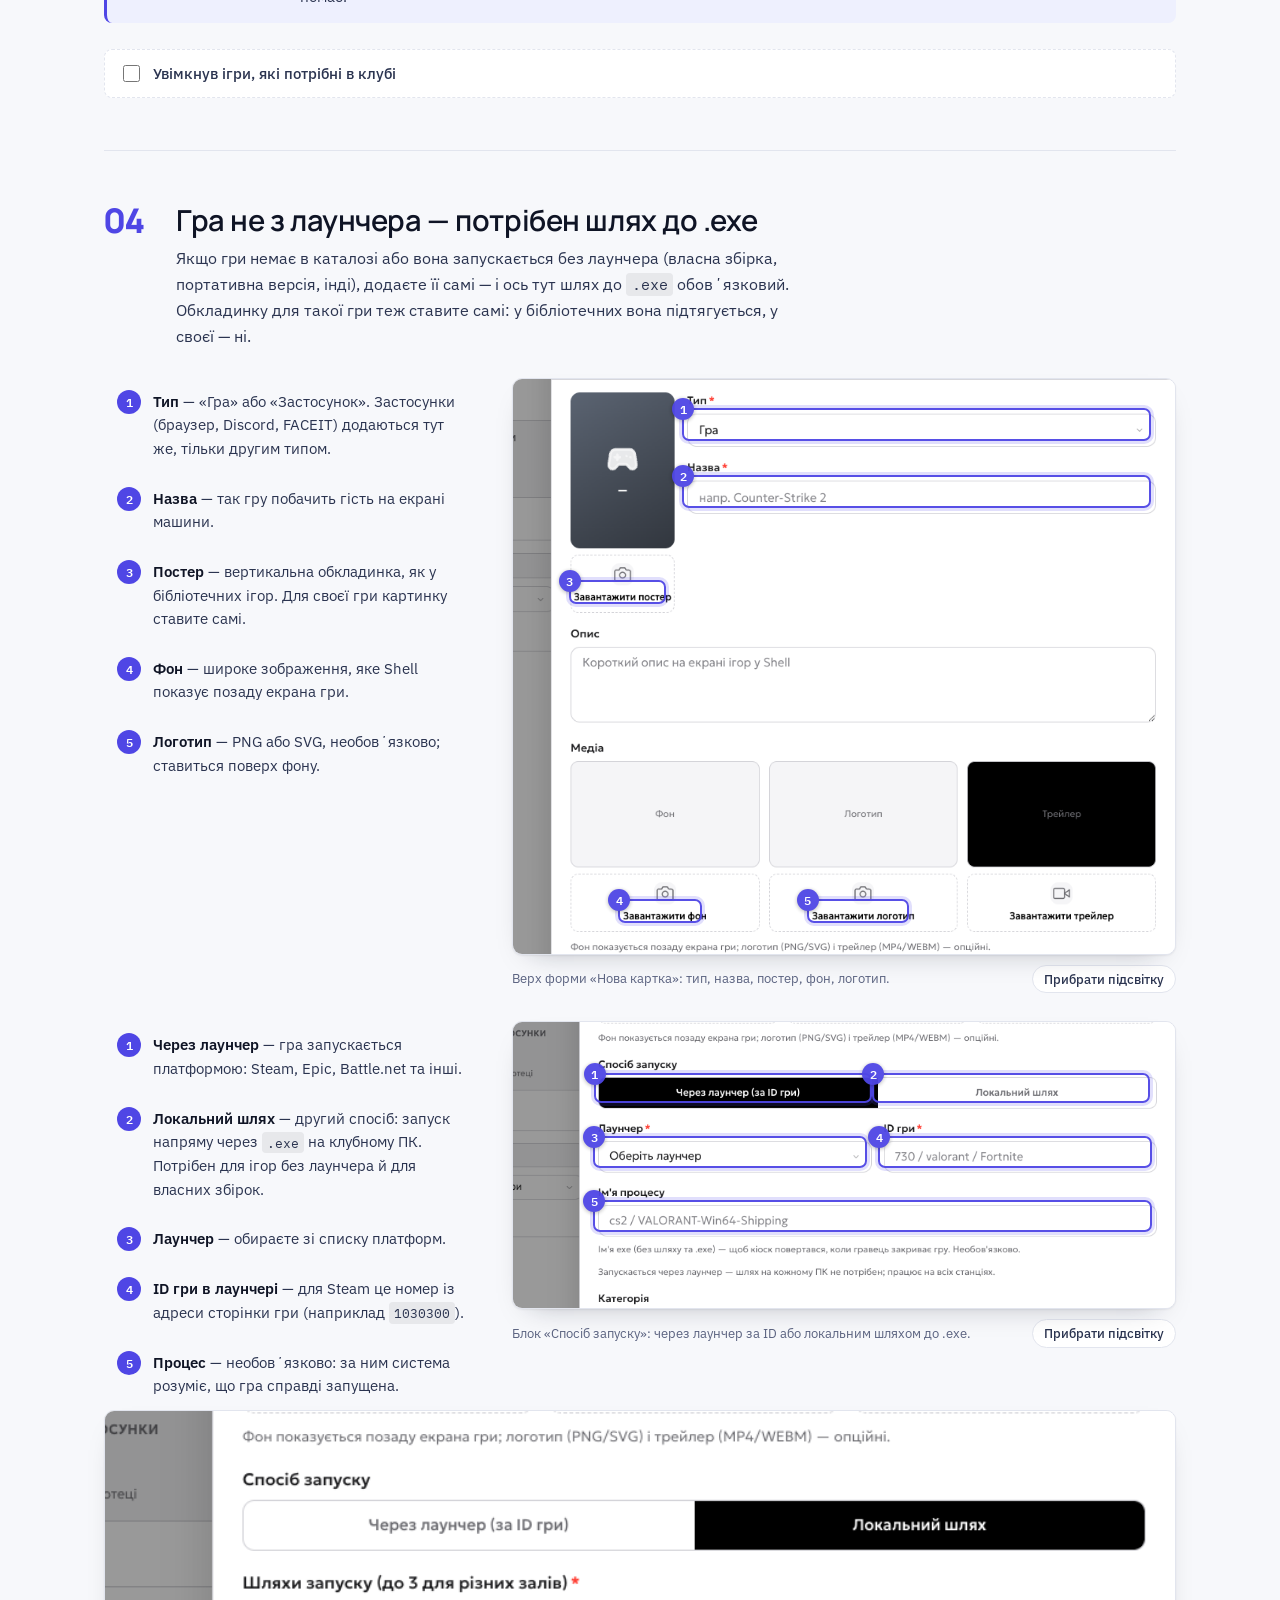
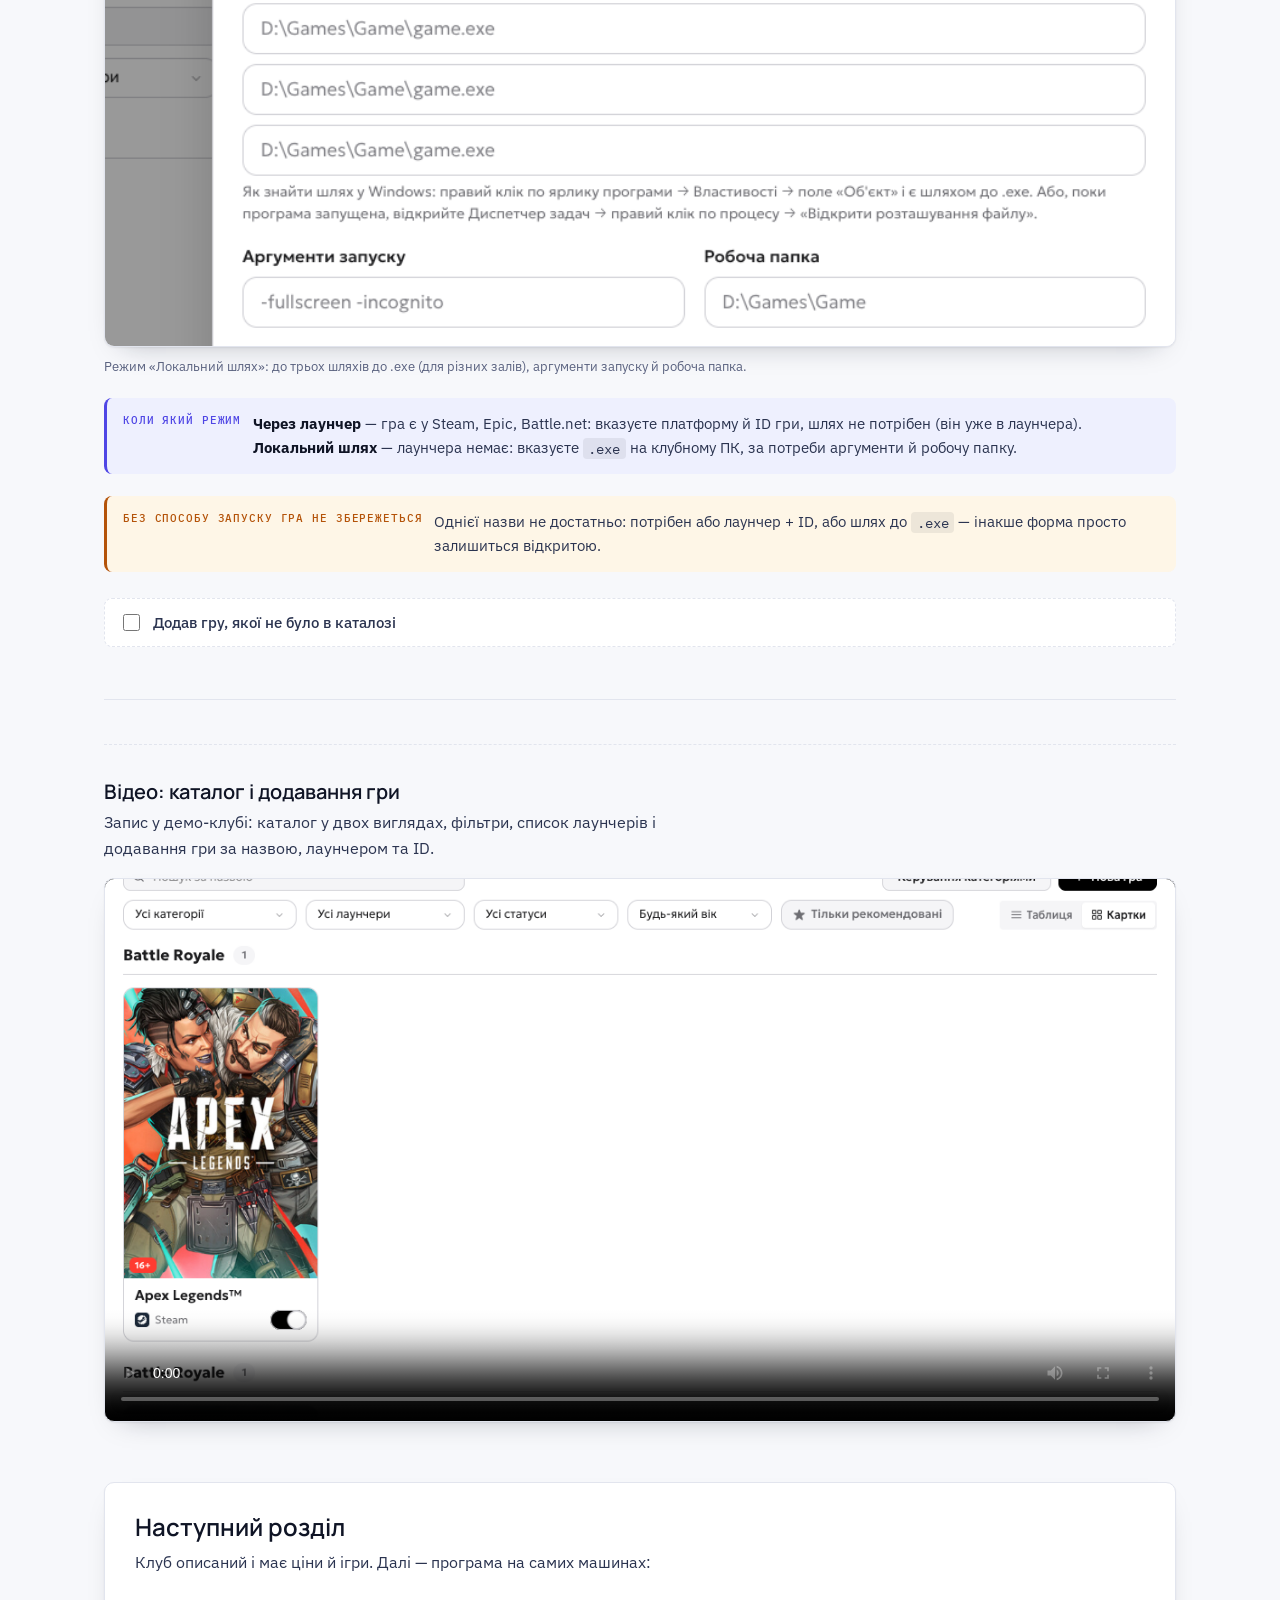
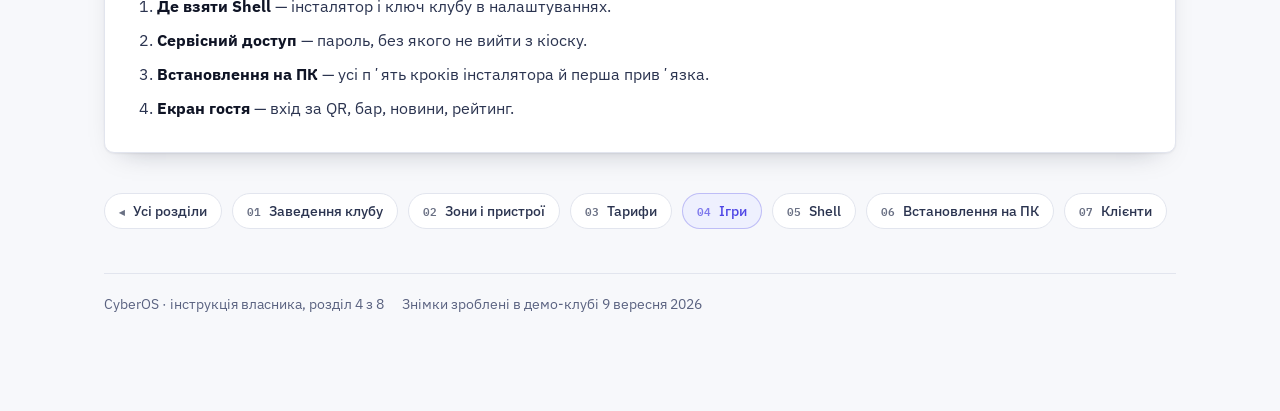
<file: instruction-04-games.html>
<!doctype html>
<html lang="uk">
<head>
<meta charset="utf-8">
<meta name="viewport" content="width=device-width, initial-scale=1">
<meta name="color-scheme" content="light dark">
<meta name="description" content="Готовий каталог ігор, шляхи до лаунчерів, своя гра й застосунки.">
<style>
  html, body { margin: 0; }
  img { max-width: 100%; }
  [hidden] { display: none !important; }
</style>
<title>Ігри та лаунчери CyberOS</title>
<link rel="preconnect" href="https://fonts.googleapis.com">
<link rel="preconnect" href="https://fonts.gstatic.com" crossorigin>
<link rel="stylesheet" href="https://fonts.googleapis.com/css2?family=Manrope:wght@600;800&family=IBM+Plex+Sans:wght@400;500;600&family=IBM+Plex+Mono:wght@400;500&display=swap">
<style>
:root {
    --ink: #0F1425;
    --ink-2: #2B3450;
    --muted: #5A6280;
    --paper: #F7F8FB;
    --surface: #FFFFFF;
    --line: #E2E5EE;
    --accent: #4F46E5;
    --accent-soft: #EEF0FE;
    --warn: #B45309;
    --warn-soft: #FEF6E7;
    --ok: #047857;
    --ok-soft: #E9F6F1;
    --shadow: 0 1px 2px rgba(15, 20, 37, .06), 0 12px 28px -18px rgba(15, 20, 37, .35);
    --radius: 10px;
    --step-font: 'Manrope', 'Trebuchet MS', sans-serif;
    --body-font: 'IBM Plex Sans', 'Helvetica Neue', Arial, sans-serif;
    --mono-font: 'IBM Plex Mono', ui-monospace, 'SF Mono', Menlo, monospace;
  }
  @media (prefers-color-scheme: dark) {
    :root:not([data-theme="light"]) {
      --ink: #EEF1F8;
      --ink-2: #C6CCDD;
      --muted: #949CB5;
      --paper: #0B0F1A;
      --surface: #131926;
      --line: #262E42;
      --accent: #8B85F5;
      --accent-soft: #1D2237;
      --warn: #E9A23B;
      --warn-soft: #2A2113;
      --ok: #4BC299;
      --ok-soft: #12261F;
      --shadow: 0 1px 2px rgba(0, 0, 0, .5), 0 16px 34px -20px rgba(0, 0, 0, .8);
    }
  }
  :root[data-theme="dark"] {
    --ink: #EEF1F8;
    --ink-2: #C6CCDD;
    --muted: #949CB5;
    --paper: #0B0F1A;
    --surface: #131926;
    --line: #262E42;
    --accent: #8B85F5;
    --accent-soft: #1D2237;
    --warn: #E9A23B;
    --warn-soft: #2A2113;
    --ok: #4BC299;
    --ok-soft: #12261F;
    --shadow: 0 1px 2px rgba(0, 0, 0, .5), 0 16px 34px -20px rgba(0, 0, 0, .8);
  }

  * { box-sizing: border-box; }
  body {
    margin: 0;
    background: var(--paper);
    color: var(--ink);
    font: 400 16px/1.62 var(--body-font);
    -webkit-font-smoothing: antialiased;
  }
  .wrap { max-width: 1120px; margin: 0 auto; padding: 0 24px 96px; }

  /* ── шапка ─────────────────────────────────────────────── */
  .masthead { padding: 56px 0 28px; border-bottom: 1px solid var(--line); }
  .kicker {
    font: 500 12px/1 var(--mono-font);
    letter-spacing: .14em;
    text-transform: uppercase;
    color: var(--accent);
    margin: 0 0 14px;
  }
  h1 {
    font: 800 clamp(32px, 5vw, 46px)/1.08 var(--step-font);
    letter-spacing: -.02em;
    margin: 0 0 14px;
    text-wrap: balance;
  }
  .lede { margin: 0; max-width: 62ch; color: var(--ink-2); font-size: 17px; }
  .facts {
    display: flex; flex-wrap: wrap; gap: 10px 28px;
    margin: 26px 0 0; padding: 0; list-style: none;
  }
  .facts div { display: flex; flex-direction: column; gap: 2px; }
  .facts dt { font: 500 11px/1 var(--mono-font); letter-spacing: .1em; text-transform: uppercase; color: var(--muted); }
  .facts dd { margin: 0; font: 600 15px/1.3 var(--body-font); }

  /* ── навігація кроків ──────────────────────────────────── */
  .rail {
    position: sticky; top: 0; z-index: 20;
    display: flex; gap: 6px; align-items: center;
    padding: 12px 0; margin-bottom: 8px;
    background: color-mix(in srgb, var(--paper) 92%, transparent);
    backdrop-filter: blur(8px);
    border-bottom: 1px solid var(--line);
    overflow-x: auto;
  }
  .rail a {
    flex: 0 0 auto;
    display: inline-flex; align-items: center; gap: 8px;
    padding: 7px 13px 7px 9px;
    border-radius: 999px;
    color: var(--ink-2); text-decoration: none;
    font: 600 13.5px/1 var(--body-font);
    border: 1px solid transparent;
  }
  .rail a:hover, .rail a:focus-visible { background: var(--accent-soft); color: var(--accent); outline: none; }
  .rail a.rail-home { border-color: var(--line); background: var(--surface); }
  .rail a.rail-home i { background: none; color: var(--ink-2); }
  .rail a.done { color: var(--ok); }
  .rail a i {
    display: grid; place-items: center;
    width: 20px; height: 20px; border-radius: 50%;
    background: var(--accent-soft); color: var(--accent);
    font: 600 11px/1 var(--mono-font); font-style: normal;
  }
  .rail a.done i { background: var(--ok-soft); color: var(--ok); }

  /* ── крок ──────────────────────────────────────────────── */
  .step { padding: 52px 0; border-bottom: 1px solid var(--line); scroll-margin-top: 68px; }
  .step:last-of-type { border-bottom: 0; }
  .step-head { display: grid; grid-template-columns: 54px 1fr; gap: 18px; align-items: start; }
  .step-num {
    font: 800 34px/1 var(--step-font);
    color: var(--accent);
    letter-spacing: -.03em;
    font-variant-numeric: tabular-nums;
  }
  .step h2 { font: 600 clamp(23px, 3vw, 29px)/1.2 var(--step-font); margin: 0 0 8px; letter-spacing: -.015em; text-wrap: balance; }
  .step-head p { margin: 0; color: var(--ink-2); max-width: 64ch; }
  .step-body { margin-top: 28px; display: grid; grid-template-columns: minmax(300px, 380px) 1fr; gap: 28px; align-items: start; }
  @media (max-width: 900px) { .step-body { grid-template-columns: 1fr; } }

  /* ── підказки ──────────────────────────────────────────── */
  .hints { margin: 0; padding: 0; list-style: none; display: flex; flex-direction: column; gap: 2px; }
  .hints li {
    display: grid; grid-template-columns: 24px 1fr; gap: 12px;
    padding: 11px 12px; border-radius: 8px;
    border: 1px solid transparent;
    cursor: default;
    transition: background .14s ease, border-color .14s ease;
  }
  .hints li:hover, .hints li.on { background: var(--accent-soft); border-color: color-mix(in srgb, var(--accent) 28%, transparent); }
  .hint-num {
    display: grid; place-items: center;
    width: 24px; height: 24px; border-radius: 50%;
    background: var(--accent); color: #fff;
    font: 600 12px/1 var(--mono-font);
  }
  .hint-text { font-size: 14.6px; color: var(--ink-2); }
  .hint-text b { color: var(--ink); font-weight: 600; }

  /* ── скріншот з рамками ────────────────────────────────── */
  figure { margin: 0; }
  .shot {
    position: relative;
    border: 1px solid var(--line); border-radius: var(--radius);
    background: var(--surface); box-shadow: var(--shadow);
    overflow: hidden;
  }
  .shot img { display: block; width: 100%; height: auto; }
  .spot {
    position: absolute;
    margin: -5px 0 0 -5px; padding: 5px;
    width: auto; background: transparent;
    border: 2px solid var(--accent); border-radius: 7px;
    box-shadow: 0 0 0 3px color-mix(in srgb, var(--accent) 18%, transparent);
    cursor: pointer; opacity: .95;
    transition: box-shadow .14s ease, transform .14s ease;
  }
  .spot:hover, .spot.on { box-shadow: 0 0 0 6px color-mix(in srgb, var(--accent) 30%, transparent); transform: scale(1.015); }
  .spot:focus-visible { outline: 3px solid var(--warn); outline-offset: 3px; }
  .spot-num {
    position: absolute; top: -12px; left: -12px;
    display: grid; place-items: center;
    width: 22px; height: 22px; border-radius: 50%;
    background: var(--accent); color: #fff;
    font: 600 12px/1 var(--mono-font);
    box-shadow: 0 1px 4px rgba(0, 0, 0, .3);
  }
  .spot-num.tr { left: auto; right: -12px; }
  .spot-num.bl { top: auto; bottom: -12px; }
  .spot-num.br { top: auto; bottom: -12px; left: auto; right: -12px; }
  .shot.bare .spot { opacity: 0; pointer-events: none; }
  .shot-bar {
    display: flex; align-items: center; justify-content: space-between; gap: 12px;
    margin-top: 10px;
  }
  figcaption { font: 400 13px/1.5 var(--body-font); color: var(--muted); }
  .toggle {
    flex: 0 0 auto;
    display: inline-flex; align-items: center; gap: 7px;
    font: 500 12.5px/1 var(--body-font); color: var(--ink-2);
    padding: 7px 11px; border: 1px solid var(--line); border-radius: 999px;
    background: var(--surface); cursor: pointer;
  }
  .toggle:hover { border-color: var(--accent); color: var(--accent); }

  /* ── плашки ────────────────────────────────────────────── */
  .note {
    display: grid; grid-template-columns: auto 1fr; gap: 12px;
    margin: 22px 0 0; padding: 14px 16px;
    border-radius: 8px; font-size: 14.8px;
    border-left: 3px solid var(--accent); background: var(--accent-soft); color: var(--ink-2);
  }
  .note b { color: var(--ink); }
  .note--warn { border-left-color: var(--warn); background: var(--warn-soft); }
  .note--ok { border-left-color: var(--ok); background: var(--ok-soft); }
  .note-tag { font: 500 11px/1.5 var(--mono-font); letter-spacing: .08em; text-transform: uppercase; color: var(--warn); }
  .note--ok .note-tag { color: var(--ok); }
  .note:not(.note--warn):not(.note--ok) .note-tag { color: var(--accent); }
  code {
    font: 400 .92em/1.4 var(--mono-font);
    background: color-mix(in srgb, var(--ink) 7%, transparent);
    padding: .12em .38em; border-radius: 4px;
    word-break: break-word;
  }

  /* ── лист ──────────────────────────────────────────────── */
  .letter { display: grid; grid-template-columns: minmax(240px, 320px) 1fr; gap: 26px; align-items: start; margin-top: 26px; }
  @media (max-width: 900px) { .letter { grid-template-columns: 1fr; } }
  .letter-meta { margin: 0; display: flex; flex-direction: column; gap: 14px; }
  .letter-meta div { display: grid; gap: 3px; }
  .letter-meta dt { font: 500 11px/1 var(--mono-font); letter-spacing: .1em; text-transform: uppercase; color: var(--muted); }
  .letter-meta dd { margin: 0; font: 500 14.5px/1.45 var(--body-font); }
  .letter-shot { border: 1px solid var(--line); border-radius: var(--radius); overflow: hidden; background: var(--surface); box-shadow: var(--shadow); max-height: 460px; overflow-y: auto; }
  .letter-shot img { display: block; width: 100%; height: auto; }

  /* ── відео ─────────────────────────────────────────────── */
  .video-block { scroll-margin-top: 68px; margin-top: 44px; padding-top: 34px; border-top: 1px dashed var(--line); }
  .video-block h3 { font: 600 20px/1.25 var(--step-font); margin: 0 0 6px; }
  .video-block p { margin: 0 0 16px; color: var(--ink-2); max-width: 62ch; }
  video { width: 100%; border-radius: var(--radius); border: 1px solid var(--line); background: #000; box-shadow: var(--shadow); }

  /* ── чекліст ───────────────────────────────────────────── */
  .check {
    display: flex; align-items: center; gap: 10px;
    margin-top: 26px; padding: 12px 14px;
    border: 1px dashed var(--line); border-radius: 8px;
    font: 500 14.5px/1 var(--body-font); color: var(--ink-2);
    cursor: pointer; user-select: none;
    background: var(--surface);
  }
  .check input { width: 17px; height: 17px; accent-color: var(--ok); cursor: pointer; }
  .check.done { border-style: solid; border-color: var(--ok); color: var(--ok); background: var(--ok-soft); }

  /* ── фінал ─────────────────────────────────────────────── */
  .next { margin-top: 52px; padding: 30px; border: 1px solid var(--line); border-radius: var(--radius); background: var(--surface); box-shadow: var(--shadow); }
  .next h2 { font: 600 24px/1.2 var(--step-font); margin: 0 0 8px; }
  .next p { margin: 0 0 18px; color: var(--ink-2); max-width: 64ch; }
  .next ol { margin: 0; padding-left: 22px; display: grid; gap: 8px; color: var(--ink-2); }
  .next ol b { color: var(--ink); }
  footer { margin-top: 44px; padding-top: 20px; border-top: 1px solid var(--line); color: var(--muted); font-size: 13.5px; display: flex; flex-wrap: wrap; gap: 6px 18px; }
  @media (prefers-reduced-motion: reduce) { * { transition: none !important; animation: none !important; } }

  /* ── повернення на головну ─────────────────────────────── */
  .home-link {
    display: inline-flex; align-items: center; gap: 7px; margin: 22px 0 -8px;
    padding: 8px 13px; border: 1px solid var(--line); border-radius: 999px;
    background: var(--surface); color: var(--ink-2); text-decoration: none;
    font: 500 13.5px/1 var(--body-font);
  }
  .home-link:hover, .home-link:focus-visible { border-color: var(--accent); color: var(--accent); outline: none; }
  .home-link span { font-size: 15px; line-height: 1; }

  /* ── навігація між розділами ───────────────────────────── */
  .chapters { display: flex; flex-wrap: wrap; gap: 10px; margin-top: 40px; }
  .chapters a {
    display: inline-flex; align-items: center; gap: 8px;
    padding: 10px 14px; border: 1px solid var(--line); border-radius: 999px;
    background: var(--surface); color: var(--ink-2); text-decoration: none;
    font: 500 14px/1 var(--body-font);
  }
  .chapters a:hover, .chapters a:focus-visible { border-color: var(--accent); color: var(--accent); outline: none; }
  .chapters a.current { background: var(--accent-soft); border-color: color-mix(in srgb, var(--accent) 30%, transparent); color: var(--accent); }
  .chapters i { font-style: normal; font: 600 11px/1 var(--mono-font); opacity: .7; }

</style>

</head>
<body>
<div class="wrap">
  <a class="home-link" href="index.html"><span>&#8592;</span>Усі розділи інструкції</a>
  <header class="masthead">
    <p class="kicker">CyberOS · інструкція, розділ 4</p>
    <h1>Ігри та застосунки клубу</h1>
    <p class="lede">У каталозі клубу вже 88 ігор — усі вимкнені, ви вмикаєте потрібні одним кліком. Але спершу треба прописати шляхи до лаунчерів: без них Steam-ігри не запустяться. Наведіть курсор на пункт списку — на знімку підсвітиться те саме поле.</p>
    <dl class="facts">
      <div><dt>Часу</dt><dd>10 хвилин</dd></div>
      <div><dt>Потрібно</dt><dd>Шляхи до лаунчерів на клубному ПК</dd></div>
      <div><dt>Результат</dt><dd>Ігри вмикаються одним кліком</dd></div>
      <div><dt>Далі</dt><dd>Shell на клубних ПК</dd></div>
    </dl>
  </header>

  <nav class="rail" aria-label="Кроки розділу">
    <a class="rail-home" href="index.html"><i>&#9666;</i>Розділи</a>
    <a href="#step-1" data-rail=1><i>1</i>Каталог</a>
    <a href="#step-2" data-rail=2><i>2</i>Лаунчери</a>
    <a href="#step-3" data-rail=3><i>3</i>Увімкнути гру</a>
    <a href="#step-4" data-rail=4><i>4</i>Своя гра</a>
    <a href="#video"><i>▶</i>Відео проходу</a>
  </nav>

  <main>
    <section class="step" id="step-1">
      <div class="step-head">
        <span class="step-num">01</span>
        <div>
          <h2>Каталог уже заповнений, але все вимкнено</h2>
          <p>
            У новому клубі в каталозі вже 88 ігор і 23 застосунків — ми
            заводимо їх за вас, щоб ви не вписували руками обкладинки, категорії,
            віковий рейтинг, лаунчер та ID гри. Але <b>всі вони вимкнені</b>: поки
            ви не увімкнули гру, на екрані гостя її немає. Каталог — це заготовка,
            з якої ви збираєте свій зал.
          </p>
        </div>
      </div>
      <figure>
          <div class="shot bare" id="shot-41-games-cards">
            <img src="shots/crop-41-games-cards.png" alt="Каталог у вигляді «Картки»: 88 ігор з обкладинками. «ВИМКНЕНО» означає, що на екрані гостя цієї гри ще немає.">
            
          </div>
          <div class="shot-bar"><figcaption>Каталог у вигляді «Картки»: 88 ігор з обкладинками. «ВИМКНЕНО» означає, що на екрані гостя цієї гри ще немає.</figcaption></div>
        </figure>
      <label class="check"><input type="checkbox" data-step="1"> Подивився, що є в каталозі</label>
    </section>

    <section class="step" id="step-2">
      <div class="step-head">
        <span class="step-num">02</span>
        <div>
          <h2>Спершу — шляхи до лаунчерів</h2>
          <p>
            Це найперше, що треба зробити, і саме тут найчастіше застрягають.
            Ігри з каталогу запускаються <b>через лаунчер</b>: вони не знають шляху
            до себе, вони знають лише свій ID у Steam, Epic чи Battle.net. Тому
            шлях треба вказати <b>один раз для самого лаунчера</b> — і всі його
            ігри запускатимуться.
          </p>
        </div>
      </div>
      <div class="step-body">
        <ol class="hints" data-shot="40-launchers"><li data-key="40-launchers:tab"><span class="hint-num">1</span><span class="hint-text"><b>Вкладка «Застосунки»</b> — лаунчери живуть тут, не серед ігор.</span></li>
<li data-key="40-launchers:cat"><span class="hint-num">2</span><span class="hint-text"><b>Категорія «Лаунчери»</b> — Steam, Epic, Battle.net та решта платформ.</span></li>
<li data-key="40-launchers:row"><span class="hint-num">3</span><span class="hint-text"><b>Жовтий трикутник біля назви</b> — шлях до цього лаунчера ще не вказаний. Саме його треба заповнити першим.</span></li></ol>
        <figure>
          <div class="shot" id="shot-40-launchers">
            <img src="shots/crop-40-launchers.png" alt="Вкладка «Застосунки»: лаунчери з режимом «Локально». Жовтий трикутник — шлях ще не вказаний.">
            <button class="spot" data-key="40-launchers:tab" style="left:6.926%;top:0.296%;width:8.953%;height:5.630%" aria-label="tab"><span class="spot-num ">1</span></button>
<button class="spot" data-key="40-launchers:cat" style="left:18.750%;top:14.519%;width:14.865%;height:4.741%" aria-label="cat"><span class="spot-num ">2</span></button>
<button class="spot" data-key="40-launchers:row" style="left:1.774%;top:33.630%;width:96.453%;height:9.037%" aria-label="row"><span class="spot-num ">3</span></button>
          </div>
          <div class="shot-bar"><figcaption>Вкладка «Застосунки»: лаунчери з режимом «Локально». Жовтий трикутник — шлях ще не вказаний.</figcaption><button class="toggle" type="button" data-toggle="shot-40-launchers">Прибрати підсвітку</button></div>
        </figure>
      </div>
      <div class="note note--warn"><span class="note-tag">Без шляху до Steam не запуститься жодна Steam-гра</span><span>Counter-Strike 2, Dota 2, PUBG — усі вони запускаються командою до Steam. Якщо в застосунку <b>Steam</b> не заповнений шлях до <code>Steam.exe</code>, Shell не зможе запустити ні одну з них, хоча в панелі вони будуть увімкнені. У самій грі шлях вказувати <b>не треба</b> — тільки в лаунчері.</span></div>
      <div class="note"><span class="note-tag">Які лаунчери є в каталозі</span><span>EA App · Battle.net · Epic Games Launcher · HoYoPlay · Minecraft Launcher · Riot Client · Roblox Player · Rockstar Games Launcher · Steam · Ubisoft Connect · Wargaming Game Center. Кожен — окремий запис на вкладці «Застосунки», режим запуску «Локально», поле шляху до <code>.exe</code>. Якщо в залах різні диски, можна вказати до трьох шляхів.</span></div>
      <label class="check"><input type="checkbox" data-step="2"> Прописав шляхи до лаунчерів, якими користується клуб</label>
    </section>

    <section class="step" id="step-3">
      <div class="step-head">
        <span class="step-num">03</span>
        <div>
          <h2>Додати гру з каталогу — один клік</h2>
          <p>
            Гру з каталогу не потрібно «створювати». Пишете в пошуку
            <b>«counter»</b> — каталог одразу показує <b>Counter-Strike 2</b>, і ви
            вмикаєте перемикач <b>«Активний»</b>. Усе: гра зʼявилась на екрані
            гостя. Лаунчер та ID уже прописані в каталозі, заповнювати нічого не
            треба. Вимкнули — зникла з екрана, але лишилась у каталозі.
          </p>
        </div>
      </div>
      <div class="step-body">
        <ol class="hints" data-shot="42-games-table"><li data-key="42-games-table:toggle"><span class="hint-num">1</span><span class="hint-text"><b>Перемикач «Активний»</b> — це і є «додати» гру, яка вже є в бібліотеці: увімкнули — вона зʼявилась у гостя на екрані, вимкнули — зникла. Нічого заповнювати не треба.</span></li>
<li data-key="42-games-table:search"><span class="hint-num">2</span><span class="hint-text"><b>Пошук за назвою</b> — найшвидший спосіб знайти гру у списку з сотні.</span></li>
<li data-key="42-games-table:filter_launcher"><span class="hint-num">3</span><span class="hint-text"><b>Лаунчери</b> — фільтр за платформою, звідки гра запускається.</span></li>
<li data-key="42-games-table:filter_age"><span class="hint-num">4</span><span class="hint-text"><b>Віковий рейтинг</b> — 12+, 16+, 18+. Знадобиться, якщо у вас є дитячі години або зона.</span></li></ol>
        <figure>
          <div class="shot" id="shot-42-games-table">
            <img src="shots/crop-42-games-table.png" alt="Вигляд «Таблиця»: назва, категорія, лаунчер, вік і перемикач «Активний» — саме ним гра додається в клуб.">
            <button class="spot" data-key="42-games-table:toggle" style="left:88.007%;top:45.500%;width:3.716%;height:7.500%" aria-label="toggle"><span class="spot-num tr">1</span></button>
<button class="spot" data-key="42-games-table:search" style="left:1.689%;top:10.250%;width:31.926%;height:8.000%" aria-label="search"><span class="spot-num br">2</span></button>
<button class="spot" data-key="42-games-table:filter_launcher" style="left:18.750%;top:20.750%;width:14.865%;height:8.000%" aria-label="filter_launcher"><span class="spot-num ">3</span></button>
<button class="spot" data-key="42-games-table:filter_age" style="left:48.818%;top:20.750%;width:13.514%;height:8.000%" aria-label="filter_age"><span class="spot-num ">4</span></button>
          </div>
          <div class="shot-bar"><figcaption>Вигляд «Таблиця»: назва, категорія, лаунчер, вік і перемикач «Активний» — саме ним гра додається в клуб.</figcaption><button class="toggle" type="button" data-toggle="shot-42-games-table">Прибрати підсвітку</button></div>
        </figure>
      </div>
      <div class="note"><span class="note-tag">Два вигляди</span><span>«Картки» — щоб побачити зал очима гостя, «Таблиця» — щоб швидко вмикати багато ігор поспіль. Перемикач у правому верхньому куті.</span></div>
      <div class="note"><span class="note-tag">Застосунки — так само</span><span>Поруч із «Іграми» є вкладка <b>«Застосунки»</b>: 23 записів — Google Chrome, Opera GX, FACEIT, Discord, OBS та інші. Вмикаються тим самим перемикачем, але для застосунку потрібен <b>шлях до .exe</b> на клубному ПК — лаунчера в нього немає.</span></div>
      <label class="check"><input type="checkbox" data-step="3"> Увімкнув ігри, які потрібні в клубі</label>
    </section>

    <section class="step" id="step-4">
      <div class="step-head">
        <span class="step-num">04</span>
        <div>
          <h2>Гра не з лаунчера — потрібен шлях до .exe</h2>
          <p>
            Якщо гри немає в каталозі або вона запускається без лаунчера
            (власна збірка, портативна версія, інді), додаєте її самі — і ось тут
            шлях до <code>.exe</code> обовʼязковий. Обкладинку для такої гри теж
            ставите самі: у бібліотечних вона підтягується, у своєї — ні.
          </p>
        </div>
      </div>
      <div class="step-body">
        <ol class="hints" data-shot="44-game-form"><li data-key="44-game-form:type"><span class="hint-num">1</span><span class="hint-text"><b>Тип</b> — «Гра» або «Застосунок». Застосунки (браузер, Discord, FACEIT) додаються тут же, тільки другим типом.</span></li>
<li data-key="44-game-form:name"><span class="hint-num">2</span><span class="hint-text"><b>Назва</b> — так гру побачить гість на екрані машини.</span></li>
<li data-key="44-game-form:poster"><span class="hint-num">3</span><span class="hint-text"><b>Постер</b> — вертикальна обкладинка, як у бібліотечних ігор. Для своєї гри картинку ставите самі.</span></li>
<li data-key="44-game-form:bg"><span class="hint-num">4</span><span class="hint-text"><b>Фон</b> — широке зображення, яке Shell показує позаду екрана гри.</span></li>
<li data-key="44-game-form:logo"><span class="hint-num">5</span><span class="hint-text"><b>Логотип</b> — PNG або SVG, необовʼязково; ставиться поверх фону.</span></li></ol>
        <figure>
          <div class="shot" id="shot-44-game-form">
            <img src="shots/crop-44-game-form.png" alt="Верх форми «Нова картка»: тип, назва, постер, фон, логотип.">
            <button class="spot" data-key="44-game-form:type" style="left:26.310%;top:6.027%;width:70.833%;height:5.753%" aria-label="type"><span class="spot-num ">1</span></button>
<button class="spot" data-key="44-game-form:name" style="left:26.310%;top:17.671%;width:70.833%;height:5.753%" aria-label="name"><span class="spot-num ">2</span></button>
<button class="spot" data-key="44-game-form:poster" style="left:9.167%;top:35.890%;width:14.762%;height:4.110%" aria-label="poster"><span class="spot-num ">3</span></button>
<button class="spot" data-key="44-game-form:bg" style="left:16.667%;top:91.370%;width:12.619%;height:4.110%" aria-label="bg"><span class="spot-num ">4</span></button>
<button class="spot" data-key="44-game-form:logo" style="left:45.119%;top:91.370%;width:15.476%;height:4.110%" aria-label="logo"><span class="spot-num ">5</span></button>
          </div>
          <div class="shot-bar"><figcaption>Верх форми «Нова картка»: тип, назва, постер, фон, логотип.</figcaption><button class="toggle" type="button" data-toggle="shot-44-game-form">Прибрати підсвітку</button></div>
        </figure>
      </div>
      <div class="step-body" style="margin-top:28px">
        <ol class="hints" data-shot="47-launch-mode"><li data-key="47-launch-mode:via_launcher"><span class="hint-num">1</span><span class="hint-text"><b>Через лаунчер</b> — гра запускається платформою: Steam, Epic, Battle.net та інші.</span></li>
<li data-key="47-launch-mode:local_path"><span class="hint-num">2</span><span class="hint-text"><b>Локальний шлях</b> — другий спосіб: запуск напряму через <code>.exe</code> на клубному ПК. Потрібен для ігор без лаунчера й для власних збірок.</span></li>
<li data-key="47-launch-mode:launcher"><span class="hint-num">3</span><span class="hint-text"><b>Лаунчер</b> — обираєте зі списку платформ.</span></li>
<li data-key="47-launch-mode:app_id"><span class="hint-num">4</span><span class="hint-text"><b>ID гри в лаунчері</b> — для Steam це номер із адреси сторінки гри (наприклад <code>1030300</code>).</span></li>
<li data-key="47-launch-mode:process"><span class="hint-num">5</span><span class="hint-text"><b>Процес</b> — необовʼязково: за ним система розуміє, що гра справді запущена.</span></li></ol>
        <figure>
          <div class="shot" id="shot-47-launch-mode">
            <img src="shots/crop-47-launch-mode.png" alt="Блок «Спосіб запуску»: через лаунчер за ID або локальним шляхом до .exe.">
            <button class="spot" data-key="47-launch-mode:via_launcher" style="left:12.955%;top:19.474%;width:42.045%;height:10.526%" aria-label="via_launcher"><span class="spot-num ">1</span></button>
<button class="spot" data-key="47-launch-mode:local_path" style="left:55.000%;top:19.474%;width:42.045%;height:10.526%" aria-label="local_path"><span class="spot-num ">2</span></button>
<button class="spot" data-key="47-launch-mode:launcher" style="left:12.841%;top:41.579%;width:41.364%;height:11.053%" aria-label="launcher"><span class="spot-num ">3</span></button>
<button class="spot" data-key="47-launch-mode:app_id" style="left:55.909%;top:41.579%;width:41.364%;height:11.053%" aria-label="app_id"><span class="spot-num ">4</span></button>
<button class="spot" data-key="47-launch-mode:process" style="left:12.841%;top:63.947%;width:84.432%;height:11.053%" aria-label="process"><span class="spot-num ">5</span></button>
          </div>
          <div class="shot-bar"><figcaption>Блок «Спосіб запуску»: через лаунчер за ID або локальним шляхом до .exe.</figcaption><button class="toggle" type="button" data-toggle="shot-47-launch-mode">Прибрати підсвітку</button></div>
        </figure>
      </div>
      <figure>
          <div class="shot bare" id="shot-48-local-path">
            <img src="shots/crop-48-local-path.png" alt="Режим «Локальний шлях»: до трьох шляхів до .exe (для різних залів), аргументи запуску й робоча папка.">
            
          </div>
          <div class="shot-bar"><figcaption>Режим «Локальний шлях»: до трьох шляхів до .exe (для різних залів), аргументи запуску й робоча папка.</figcaption></div>
        </figure>
      <div class="note"><span class="note-tag">Коли який режим</span><span><b>Через лаунчер</b> — гра є у Steam, Epic, Battle.net: вказуєте платформу й ID гри, шлях не потрібен (він уже в лаунчера). <b>Локальний шлях</b> — лаунчера немає: вказуєте <code>.exe</code> на клубному ПК, за потреби аргументи й робочу папку.</span></div>
      <div class="note note--warn"><span class="note-tag">Без способу запуску гра не збережеться</span><span>Однієї назви не достатньо: потрібен або лаунчер + ID, або шлях до <code>.exe</code> — інакше форма просто залишиться відкритою.</span></div>
      <label class="check"><input type="checkbox" data-step="4"> Додав гру, якої не було в каталозі</label>
    </section>

    <section class="video-block" id="video">
      <h3>Відео: каталог і додавання гри</h3>
      <p>
        Запис у демо-клубі: каталог у двох виглядах, фільтри, список лаунчерів
        і додавання гри за назвою, лаунчером та ID.
      </p>
      <video controls preload="metadata" playsinline poster="shots/crop-41-games-cards.png">
        <source src="videos/uc04-games.mp4" type="video/mp4">
        Ваш браузер не показує це відео.
      </video>
    </section>

    <section class="next">
      <h2>Наступний розділ</h2>
      <p>Клуб описаний і має ціни й ігри. Далі — програма на самих машинах:</p>
      <ol>
        <li><b>Де взяти Shell</b> — інсталятор і ключ клубу в налаштуваннях.</li>
        <li><b>Сервісний доступ</b> — пароль, без якого не вийти з кіоску.</li>
        <li><b>Встановлення на ПК</b> — усі пʼять кроків інсталятора й перша привʼязка.</li>
        <li><b>Екран гостя</b> — вхід за QR, бар, новини, рейтинг.</li>
      </ol>
    </section>

  </main>

  <nav class="chapters" aria-label="Розділи інструкції">
    <a href="index.html"><i>◂</i>Усі розділи</a>
    <a href="instruction-01-club-setup.html"><i>01</i>Заведення клубу</a>
    <a href="instruction-02-zones-devices.html"><i>02</i>Зони і пристрої</a>
    <a href="instruction-03-tariffs.html"><i>03</i>Тарифи</a>
    <a href="instruction-04-games.html" class="current"><i>04</i>Ігри</a>
    <a href="instruction-05-shell.html"><i>05</i>Shell</a>
    <a href="instruction-06-install.html"><i>06</i>Встановлення на ПК</a>
    <a href="instruction-07-clients.html"><i>07</i>Клієнти</a>
  </nav>

  <footer>
    <span>CyberOS · інструкція власника, розділ 4 з 8</span>
    <span>Знімки зроблені в демо-клубі 9 вересня 2026</span>
  </footer>
</div>

<script>
// підсвітка: пункт списку ↔ рамка на скріншоті
  const setOn = (key, on) => {
    document.querySelectorAll('[data-key="' + key + '"]').forEach((el) => el.classList.toggle('on', on));
  };
  document.querySelectorAll('.hints li, .spot').forEach((el) => {
    const key = el.dataset.key;
    el.addEventListener('mouseenter', () => setOn(key, true));
    el.addEventListener('mouseleave', () => setOn(key, false));
    el.addEventListener('focus', () => setOn(key, true));
    el.addEventListener('blur', () => setOn(key, false));
    if (el.classList.contains('spot')) {
      el.addEventListener('click', () => {
        const li = document.querySelector('.hints li[data-key="' + key + '"]');
        li?.scrollIntoView({ block: 'nearest', behavior: 'smooth' });
        li?.animate([{ background: 'var(--accent-soft)' }, { background: 'transparent' }], { duration: 900 });
      });
    }
  });

  // перемикач підсвітки на кожному скріншоті
  document.querySelectorAll('.toggle').forEach((btn) => {
    btn.addEventListener('click', () => {
      const shot = document.getElementById(btn.dataset.toggle);
      const bare = shot.classList.toggle('bare');
      btn.textContent = bare ? 'Показати підсвітку' : 'Прибрати підсвітку';
    });
  });

  // чекліст кроків — пам’ять у браузері читача (може бути недоступна)
  const KEY = 'cyberos-guide-04g';
  let done = {};
  try { done = JSON.parse(localStorage.getItem(KEY) || '{}'); } catch (e) { done = {}; }
  const paint = () => {
    document.querySelectorAll('.check input').forEach((input) => {
      const n = input.dataset.step;
      input.checked = !!done[n];
      input.closest('.check').classList.toggle('done', !!done[n]);
      document.querySelector('.rail a[data-rail="' + n + '"]')?.classList.toggle('done', !!done[n]);
    });
  };
  document.querySelectorAll('.check input').forEach((input) => {
    input.addEventListener('change', () => {
      done[input.dataset.step] = input.checked;
      try { localStorage.setItem(KEY, JSON.stringify(done)); } catch (e) { /* приватний режим — просто не запамʼятаємо */ }
      paint();
    });
  });
  paint();

</script>

</body>
</html>
</file>
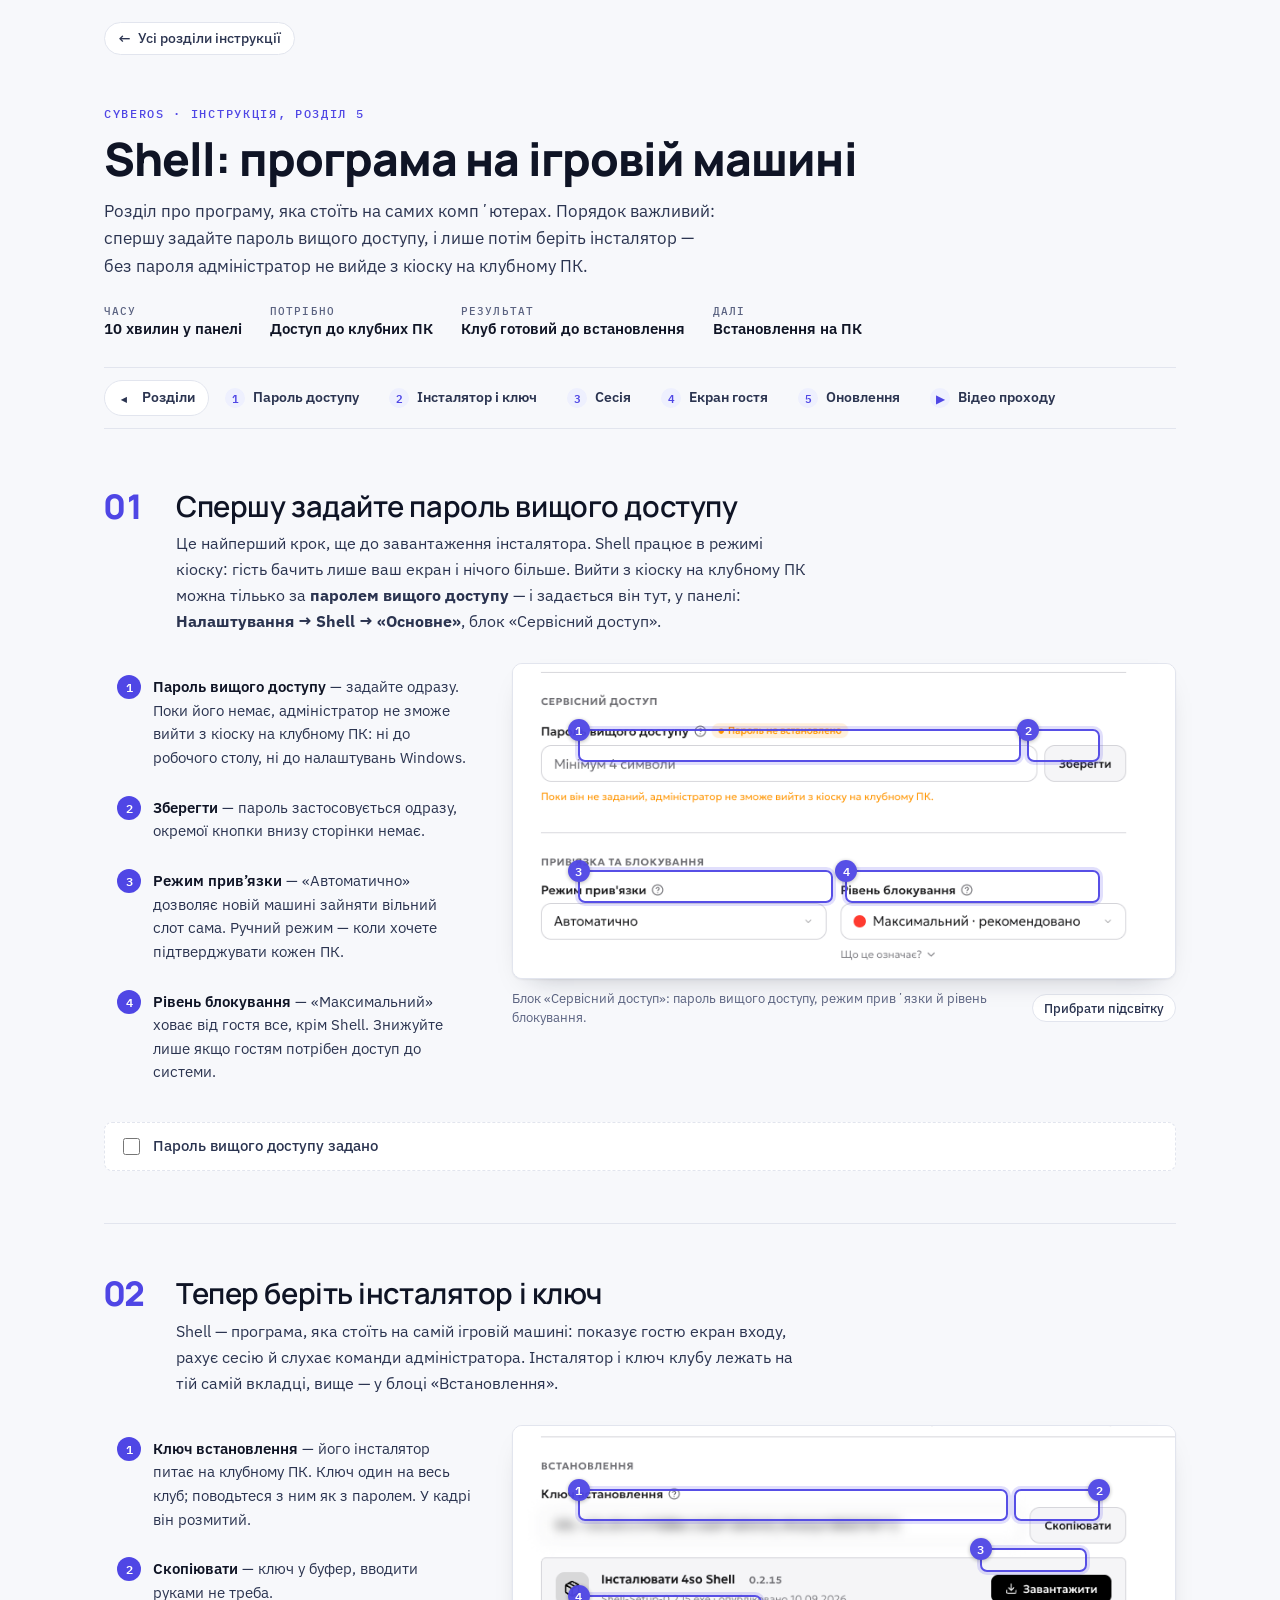
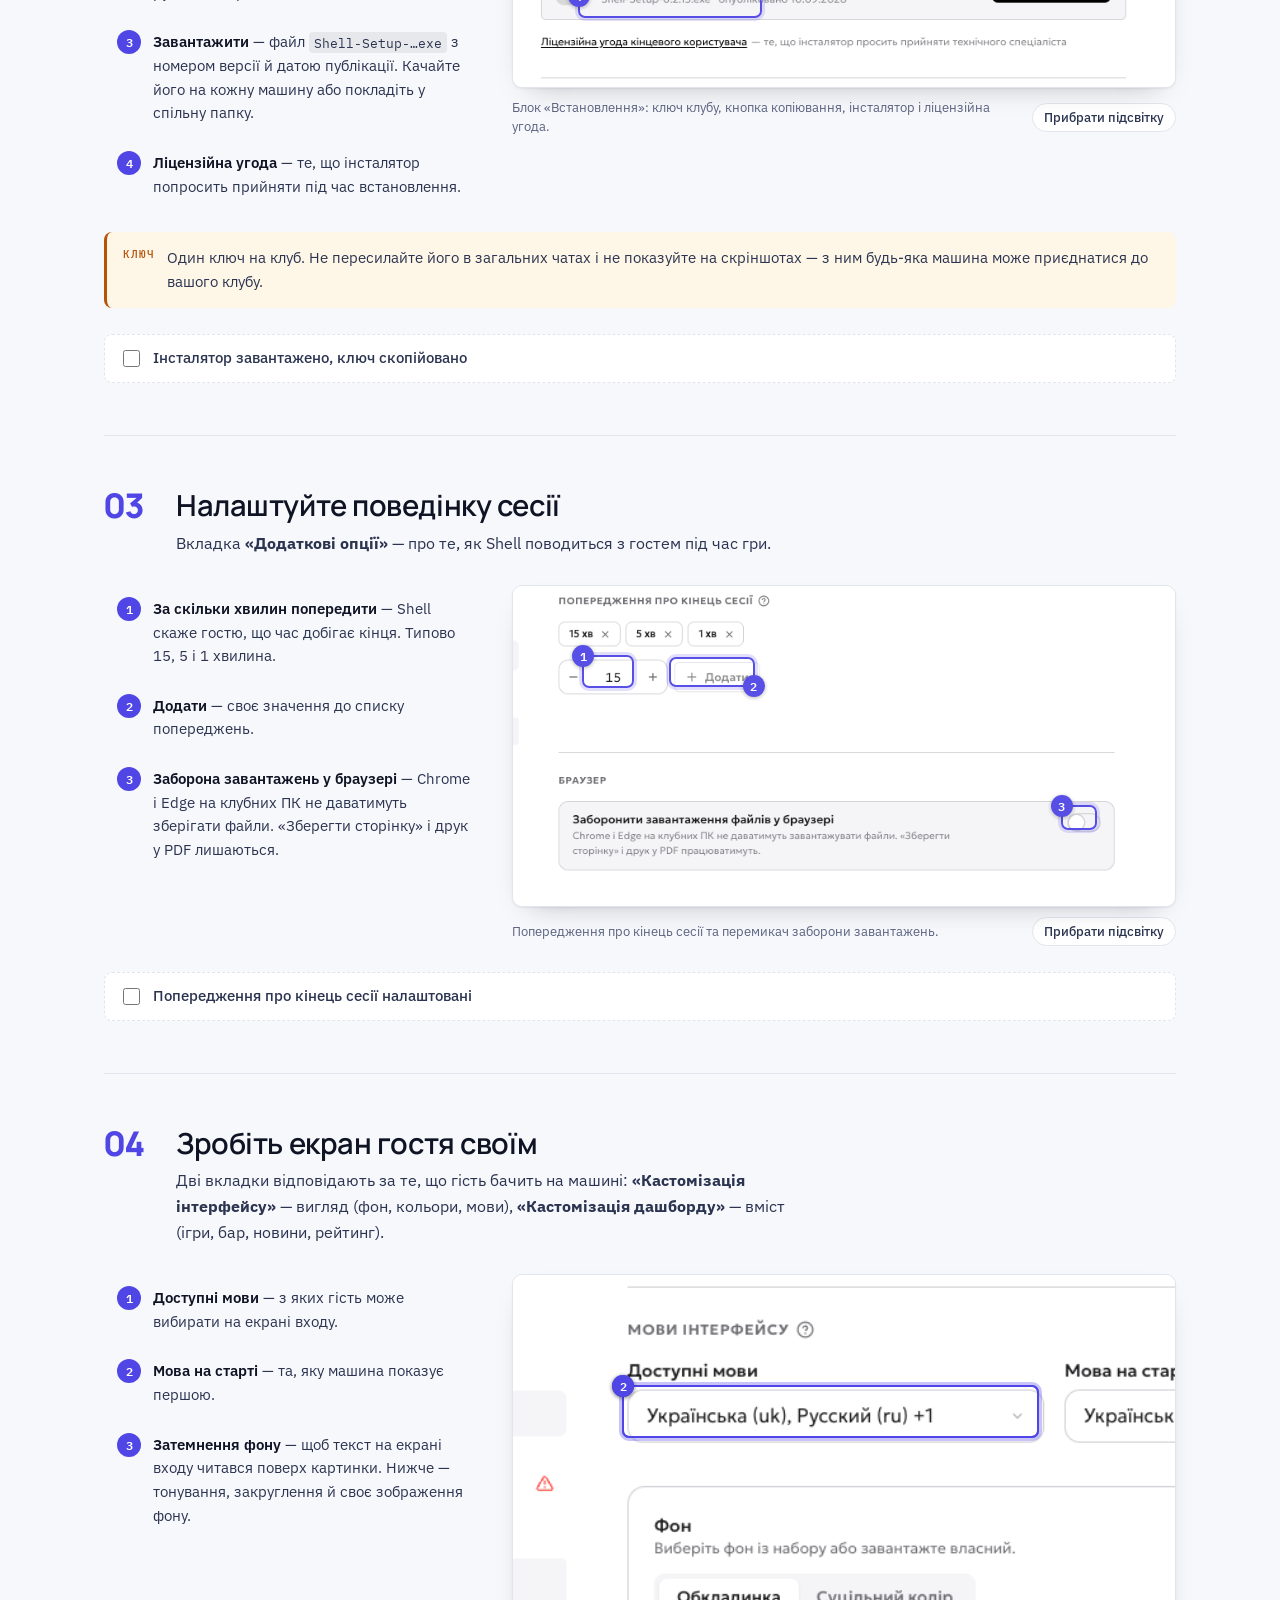
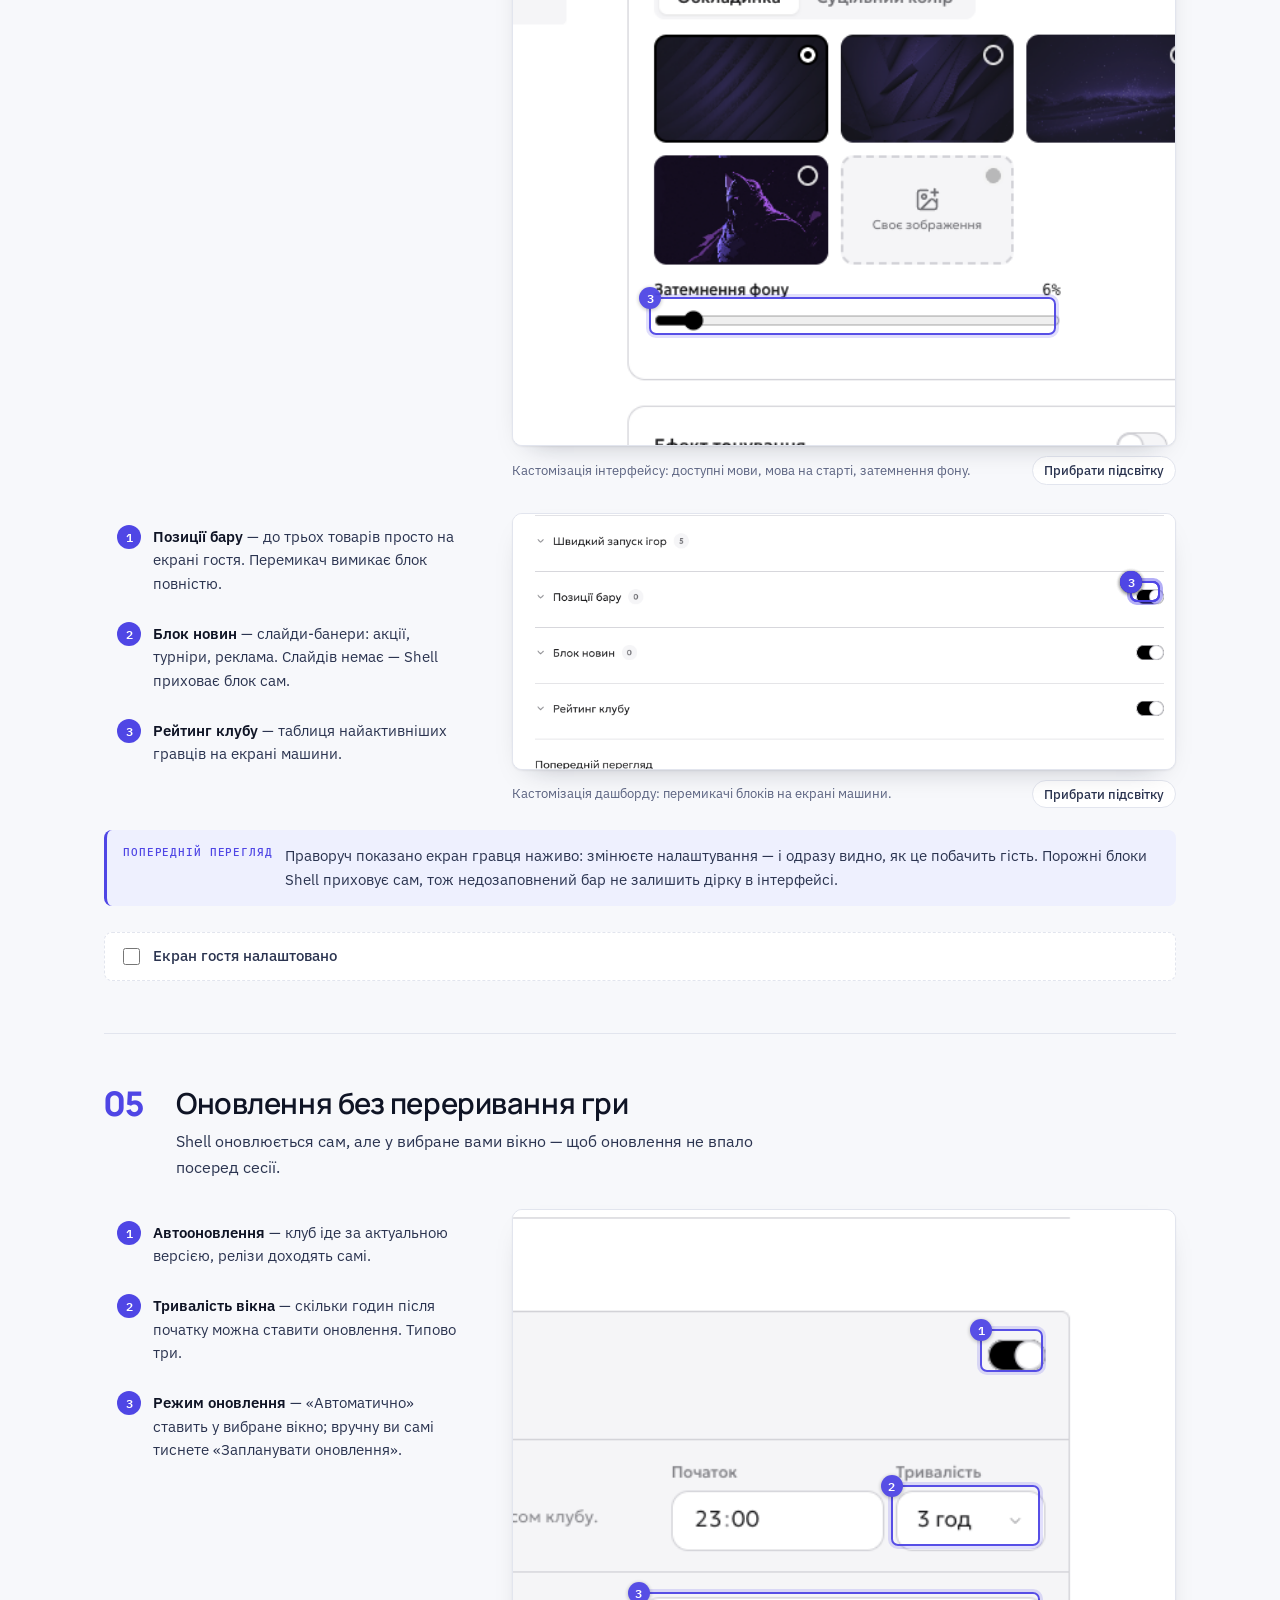
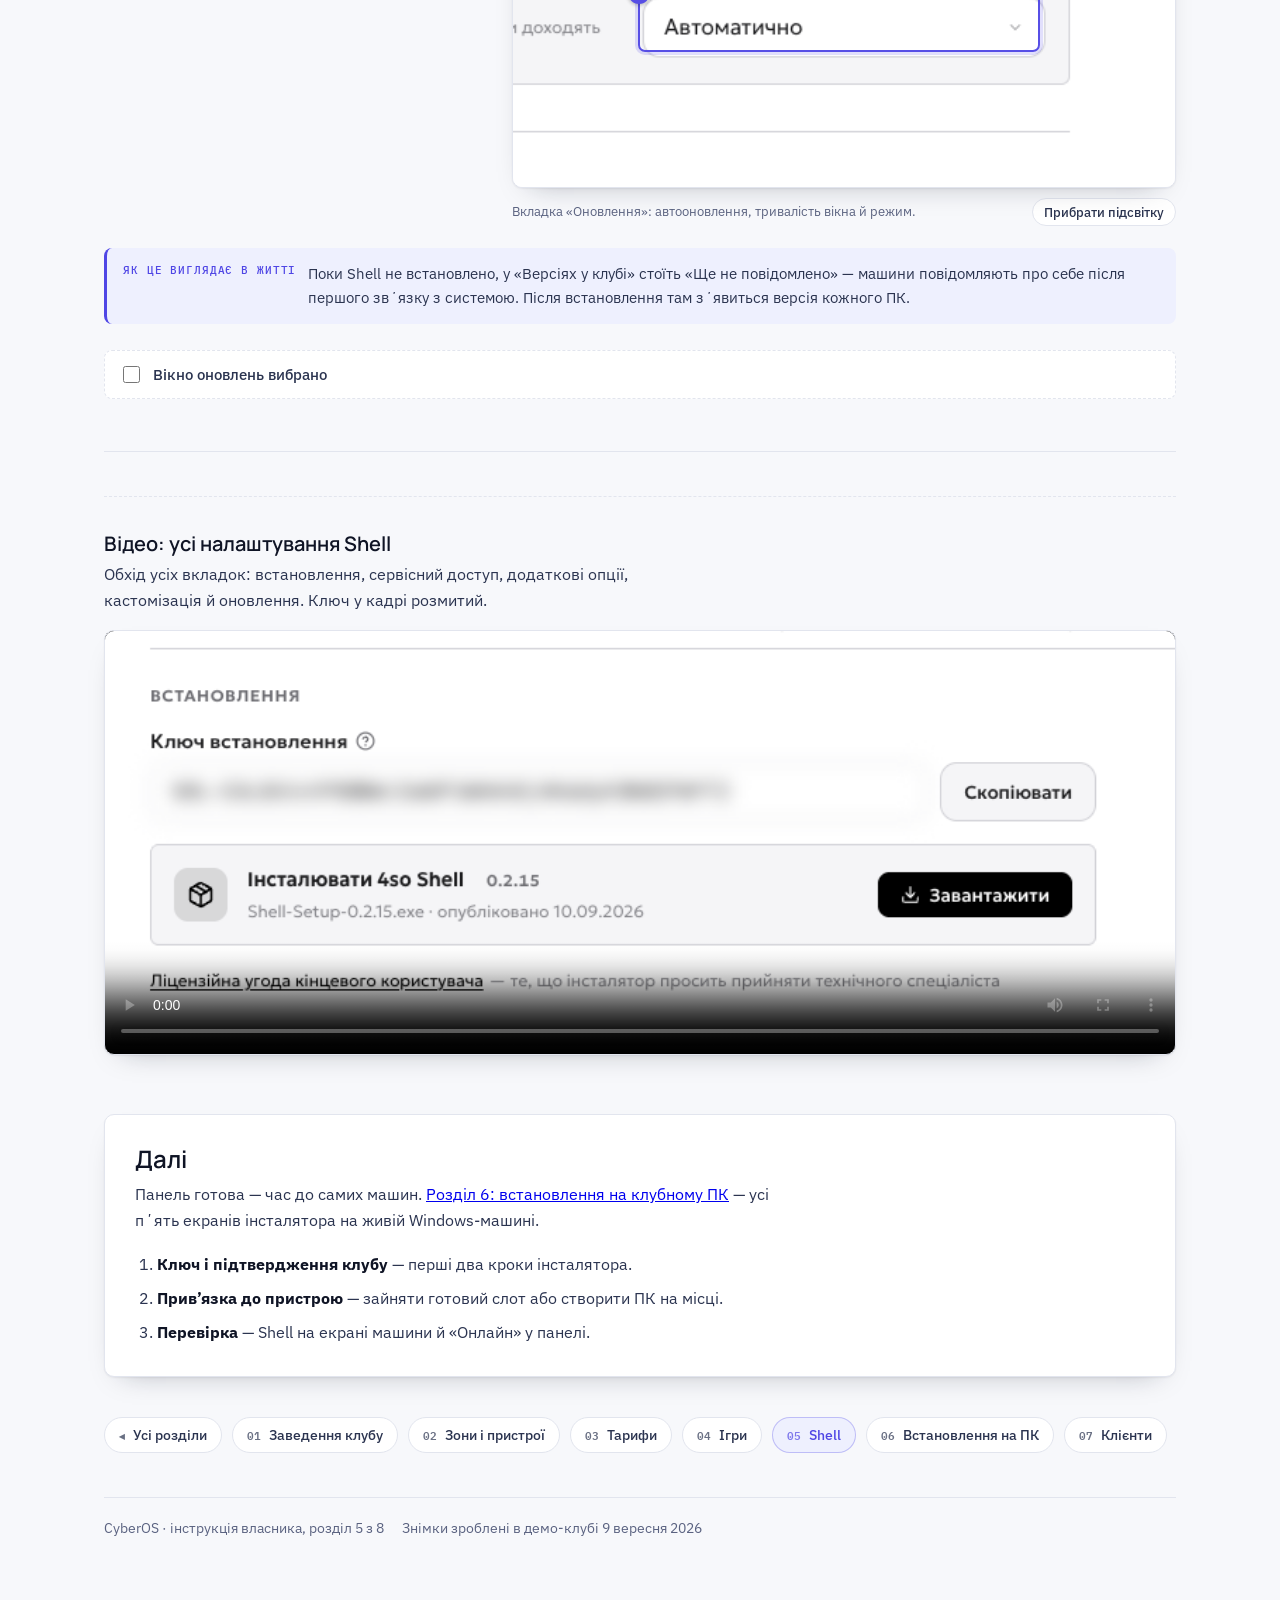
<file: instruction-05-shell.html>
<!doctype html>
<html lang="uk">
<head>
<meta charset="utf-8">
<meta name="viewport" content="width=device-width, initial-scale=1">
<meta name="color-scheme" content="light dark">
<meta name="description" content="Ключ, пароль вищого доступу, екран гостя й оновлення.">
<style>
  html, body { margin: 0; }
  img { max-width: 100%; }
  [hidden] { display: none !important; }
</style>
<title>Shell на клубних ПК</title>
<link rel="preconnect" href="https://fonts.googleapis.com">
<link rel="preconnect" href="https://fonts.gstatic.com" crossorigin>
<link rel="stylesheet" href="https://fonts.googleapis.com/css2?family=Manrope:wght@600;800&family=IBM+Plex+Sans:wght@400;500;600&family=IBM+Plex+Mono:wght@400;500&display=swap">
<style>
:root {
    --ink: #0F1425;
    --ink-2: #2B3450;
    --muted: #5A6280;
    --paper: #F7F8FB;
    --surface: #FFFFFF;
    --line: #E2E5EE;
    --accent: #4F46E5;
    --accent-soft: #EEF0FE;
    --warn: #B45309;
    --warn-soft: #FEF6E7;
    --ok: #047857;
    --ok-soft: #E9F6F1;
    --shadow: 0 1px 2px rgba(15, 20, 37, .06), 0 12px 28px -18px rgba(15, 20, 37, .35);
    --radius: 10px;
    --step-font: 'Manrope', 'Trebuchet MS', sans-serif;
    --body-font: 'IBM Plex Sans', 'Helvetica Neue', Arial, sans-serif;
    --mono-font: 'IBM Plex Mono', ui-monospace, 'SF Mono', Menlo, monospace;
  }
  @media (prefers-color-scheme: dark) {
    :root:not([data-theme="light"]) {
      --ink: #EEF1F8;
      --ink-2: #C6CCDD;
      --muted: #949CB5;
      --paper: #0B0F1A;
      --surface: #131926;
      --line: #262E42;
      --accent: #8B85F5;
      --accent-soft: #1D2237;
      --warn: #E9A23B;
      --warn-soft: #2A2113;
      --ok: #4BC299;
      --ok-soft: #12261F;
      --shadow: 0 1px 2px rgba(0, 0, 0, .5), 0 16px 34px -20px rgba(0, 0, 0, .8);
    }
  }
  :root[data-theme="dark"] {
    --ink: #EEF1F8;
    --ink-2: #C6CCDD;
    --muted: #949CB5;
    --paper: #0B0F1A;
    --surface: #131926;
    --line: #262E42;
    --accent: #8B85F5;
    --accent-soft: #1D2237;
    --warn: #E9A23B;
    --warn-soft: #2A2113;
    --ok: #4BC299;
    --ok-soft: #12261F;
    --shadow: 0 1px 2px rgba(0, 0, 0, .5), 0 16px 34px -20px rgba(0, 0, 0, .8);
  }

  * { box-sizing: border-box; }
  body {
    margin: 0;
    background: var(--paper);
    color: var(--ink);
    font: 400 16px/1.62 var(--body-font);
    -webkit-font-smoothing: antialiased;
  }
  .wrap { max-width: 1120px; margin: 0 auto; padding: 0 24px 96px; }

  /* ── шапка ─────────────────────────────────────────────── */
  .masthead { padding: 56px 0 28px; border-bottom: 1px solid var(--line); }
  .kicker {
    font: 500 12px/1 var(--mono-font);
    letter-spacing: .14em;
    text-transform: uppercase;
    color: var(--accent);
    margin: 0 0 14px;
  }
  h1 {
    font: 800 clamp(32px, 5vw, 46px)/1.08 var(--step-font);
    letter-spacing: -.02em;
    margin: 0 0 14px;
    text-wrap: balance;
  }
  .lede { margin: 0; max-width: 62ch; color: var(--ink-2); font-size: 17px; }
  .facts {
    display: flex; flex-wrap: wrap; gap: 10px 28px;
    margin: 26px 0 0; padding: 0; list-style: none;
  }
  .facts div { display: flex; flex-direction: column; gap: 2px; }
  .facts dt { font: 500 11px/1 var(--mono-font); letter-spacing: .1em; text-transform: uppercase; color: var(--muted); }
  .facts dd { margin: 0; font: 600 15px/1.3 var(--body-font); }

  /* ── навігація кроків ──────────────────────────────────── */
  .rail {
    position: sticky; top: 0; z-index: 20;
    display: flex; gap: 6px; align-items: center;
    padding: 12px 0; margin-bottom: 8px;
    background: color-mix(in srgb, var(--paper) 92%, transparent);
    backdrop-filter: blur(8px);
    border-bottom: 1px solid var(--line);
    overflow-x: auto;
  }
  .rail a {
    flex: 0 0 auto;
    display: inline-flex; align-items: center; gap: 8px;
    padding: 7px 13px 7px 9px;
    border-radius: 999px;
    color: var(--ink-2); text-decoration: none;
    font: 600 13.5px/1 var(--body-font);
    border: 1px solid transparent;
  }
  .rail a:hover, .rail a:focus-visible { background: var(--accent-soft); color: var(--accent); outline: none; }
  .rail a.rail-home { border-color: var(--line); background: var(--surface); }
  .rail a.rail-home i { background: none; color: var(--ink-2); }
  .rail a.done { color: var(--ok); }
  .rail a i {
    display: grid; place-items: center;
    width: 20px; height: 20px; border-radius: 50%;
    background: var(--accent-soft); color: var(--accent);
    font: 600 11px/1 var(--mono-font); font-style: normal;
  }
  .rail a.done i { background: var(--ok-soft); color: var(--ok); }

  /* ── крок ──────────────────────────────────────────────── */
  .step { padding: 52px 0; border-bottom: 1px solid var(--line); scroll-margin-top: 68px; }
  .step:last-of-type { border-bottom: 0; }
  .step-head { display: grid; grid-template-columns: 54px 1fr; gap: 18px; align-items: start; }
  .step-num {
    font: 800 34px/1 var(--step-font);
    color: var(--accent);
    letter-spacing: -.03em;
    font-variant-numeric: tabular-nums;
  }
  .step h2 { font: 600 clamp(23px, 3vw, 29px)/1.2 var(--step-font); margin: 0 0 8px; letter-spacing: -.015em; text-wrap: balance; }
  .step-head p { margin: 0; color: var(--ink-2); max-width: 64ch; }
  .step-body { margin-top: 28px; display: grid; grid-template-columns: minmax(300px, 380px) 1fr; gap: 28px; align-items: start; }
  @media (max-width: 900px) { .step-body { grid-template-columns: 1fr; } }

  /* ── підказки ──────────────────────────────────────────── */
  .hints { margin: 0; padding: 0; list-style: none; display: flex; flex-direction: column; gap: 2px; }
  .hints li {
    display: grid; grid-template-columns: 24px 1fr; gap: 12px;
    padding: 11px 12px; border-radius: 8px;
    border: 1px solid transparent;
    cursor: default;
    transition: background .14s ease, border-color .14s ease;
  }
  .hints li:hover, .hints li.on { background: var(--accent-soft); border-color: color-mix(in srgb, var(--accent) 28%, transparent); }
  .hint-num {
    display: grid; place-items: center;
    width: 24px; height: 24px; border-radius: 50%;
    background: var(--accent); color: #fff;
    font: 600 12px/1 var(--mono-font);
  }
  .hint-text { font-size: 14.6px; color: var(--ink-2); }
  .hint-text b { color: var(--ink); font-weight: 600; }

  /* ── скріншот з рамками ────────────────────────────────── */
  figure { margin: 0; }
  .shot {
    position: relative;
    border: 1px solid var(--line); border-radius: var(--radius);
    background: var(--surface); box-shadow: var(--shadow);
    overflow: hidden;
  }
  .shot img { display: block; width: 100%; height: auto; }
  .spot {
    position: absolute;
    margin: -5px 0 0 -5px; padding: 5px;
    width: auto; background: transparent;
    border: 2px solid var(--accent); border-radius: 7px;
    box-shadow: 0 0 0 3px color-mix(in srgb, var(--accent) 18%, transparent);
    cursor: pointer; opacity: .95;
    transition: box-shadow .14s ease, transform .14s ease;
  }
  .spot:hover, .spot.on { box-shadow: 0 0 0 6px color-mix(in srgb, var(--accent) 30%, transparent); transform: scale(1.015); }
  .spot:focus-visible { outline: 3px solid var(--warn); outline-offset: 3px; }
  .spot-num {
    position: absolute; top: -12px; left: -12px;
    display: grid; place-items: center;
    width: 22px; height: 22px; border-radius: 50%;
    background: var(--accent); color: #fff;
    font: 600 12px/1 var(--mono-font);
    box-shadow: 0 1px 4px rgba(0, 0, 0, .3);
  }
  .spot-num.tr { left: auto; right: -12px; }
  .spot-num.bl { top: auto; bottom: -12px; }
  .spot-num.br { top: auto; bottom: -12px; left: auto; right: -12px; }
  .shot.bare .spot { opacity: 0; pointer-events: none; }
  .shot-bar {
    display: flex; align-items: center; justify-content: space-between; gap: 12px;
    margin-top: 10px;
  }
  figcaption { font: 400 13px/1.5 var(--body-font); color: var(--muted); }
  .toggle {
    flex: 0 0 auto;
    display: inline-flex; align-items: center; gap: 7px;
    font: 500 12.5px/1 var(--body-font); color: var(--ink-2);
    padding: 7px 11px; border: 1px solid var(--line); border-radius: 999px;
    background: var(--surface); cursor: pointer;
  }
  .toggle:hover { border-color: var(--accent); color: var(--accent); }

  /* ── плашки ────────────────────────────────────────────── */
  .note {
    display: grid; grid-template-columns: auto 1fr; gap: 12px;
    margin: 22px 0 0; padding: 14px 16px;
    border-radius: 8px; font-size: 14.8px;
    border-left: 3px solid var(--accent); background: var(--accent-soft); color: var(--ink-2);
  }
  .note b { color: var(--ink); }
  .note--warn { border-left-color: var(--warn); background: var(--warn-soft); }
  .note--ok { border-left-color: var(--ok); background: var(--ok-soft); }
  .note-tag { font: 500 11px/1.5 var(--mono-font); letter-spacing: .08em; text-transform: uppercase; color: var(--warn); }
  .note--ok .note-tag { color: var(--ok); }
  .note:not(.note--warn):not(.note--ok) .note-tag { color: var(--accent); }
  code {
    font: 400 .92em/1.4 var(--mono-font);
    background: color-mix(in srgb, var(--ink) 7%, transparent);
    padding: .12em .38em; border-radius: 4px;
    word-break: break-word;
  }

  /* ── лист ──────────────────────────────────────────────── */
  .letter { display: grid; grid-template-columns: minmax(240px, 320px) 1fr; gap: 26px; align-items: start; margin-top: 26px; }
  @media (max-width: 900px) { .letter { grid-template-columns: 1fr; } }
  .letter-meta { margin: 0; display: flex; flex-direction: column; gap: 14px; }
  .letter-meta div { display: grid; gap: 3px; }
  .letter-meta dt { font: 500 11px/1 var(--mono-font); letter-spacing: .1em; text-transform: uppercase; color: var(--muted); }
  .letter-meta dd { margin: 0; font: 500 14.5px/1.45 var(--body-font); }
  .letter-shot { border: 1px solid var(--line); border-radius: var(--radius); overflow: hidden; background: var(--surface); box-shadow: var(--shadow); max-height: 460px; overflow-y: auto; }
  .letter-shot img { display: block; width: 100%; height: auto; }

  /* ── відео ─────────────────────────────────────────────── */
  .video-block { scroll-margin-top: 68px; margin-top: 44px; padding-top: 34px; border-top: 1px dashed var(--line); }
  .video-block h3 { font: 600 20px/1.25 var(--step-font); margin: 0 0 6px; }
  .video-block p { margin: 0 0 16px; color: var(--ink-2); max-width: 62ch; }
  video { width: 100%; border-radius: var(--radius); border: 1px solid var(--line); background: #000; box-shadow: var(--shadow); }

  /* ── чекліст ───────────────────────────────────────────── */
  .check {
    display: flex; align-items: center; gap: 10px;
    margin-top: 26px; padding: 12px 14px;
    border: 1px dashed var(--line); border-radius: 8px;
    font: 500 14.5px/1 var(--body-font); color: var(--ink-2);
    cursor: pointer; user-select: none;
    background: var(--surface);
  }
  .check input { width: 17px; height: 17px; accent-color: var(--ok); cursor: pointer; }
  .check.done { border-style: solid; border-color: var(--ok); color: var(--ok); background: var(--ok-soft); }

  /* ── фінал ─────────────────────────────────────────────── */
  .next { margin-top: 52px; padding: 30px; border: 1px solid var(--line); border-radius: var(--radius); background: var(--surface); box-shadow: var(--shadow); }
  .next h2 { font: 600 24px/1.2 var(--step-font); margin: 0 0 8px; }
  .next p { margin: 0 0 18px; color: var(--ink-2); max-width: 64ch; }
  .next ol { margin: 0; padding-left: 22px; display: grid; gap: 8px; color: var(--ink-2); }
  .next ol b { color: var(--ink); }
  footer { margin-top: 44px; padding-top: 20px; border-top: 1px solid var(--line); color: var(--muted); font-size: 13.5px; display: flex; flex-wrap: wrap; gap: 6px 18px; }
  @media (prefers-reduced-motion: reduce) { * { transition: none !important; animation: none !important; } }

  /* ── повернення на головну ─────────────────────────────── */
  .home-link {
    display: inline-flex; align-items: center; gap: 7px; margin: 22px 0 -8px;
    padding: 8px 13px; border: 1px solid var(--line); border-radius: 999px;
    background: var(--surface); color: var(--ink-2); text-decoration: none;
    font: 500 13.5px/1 var(--body-font);
  }
  .home-link:hover, .home-link:focus-visible { border-color: var(--accent); color: var(--accent); outline: none; }
  .home-link span { font-size: 15px; line-height: 1; }

  /* ── навігація між розділами ───────────────────────────── */
  .chapters { display: flex; flex-wrap: wrap; gap: 10px; margin-top: 40px; }
  .chapters a {
    display: inline-flex; align-items: center; gap: 8px;
    padding: 10px 14px; border: 1px solid var(--line); border-radius: 999px;
    background: var(--surface); color: var(--ink-2); text-decoration: none;
    font: 500 14px/1 var(--body-font);
  }
  .chapters a:hover, .chapters a:focus-visible { border-color: var(--accent); color: var(--accent); outline: none; }
  .chapters a.current { background: var(--accent-soft); border-color: color-mix(in srgb, var(--accent) 30%, transparent); color: var(--accent); }
  .chapters i { font-style: normal; font: 600 11px/1 var(--mono-font); opacity: .7; }

</style>

</head>
<body>
<div class="wrap">
  <a class="home-link" href="index.html"><span>&#8592;</span>Усі розділи інструкції</a>
  <header class="masthead">
    <p class="kicker">CyberOS · інструкція, розділ 5</p>
    <h1>Shell: програма на ігровій машині</h1>
    <p class="lede">Розділ про програму, яка стоїть на самих компʼютерах. Порядок важливий: спершу задайте пароль вищого доступу, і лише потім беріть інсталятор — без пароля адміністратор не вийде з кіоску на клубному ПК.</p>
    <dl class="facts">
      <div><dt>Часу</dt><dd>10 хвилин у панелі</dd></div>
      <div><dt>Потрібно</dt><dd>Доступ до клубних ПК</dd></div>
      <div><dt>Результат</dt><dd>Клуб готовий до встановлення</dd></div>
      <div><dt>Далі</dt><dd>Встановлення на ПК</dd></div>
    </dl>
  </header>

  <nav class="rail" aria-label="Кроки розділу">
    <a class="rail-home" href="index.html"><i>&#9666;</i>Розділи</a>
    <a href="#step-1" data-rail=1><i>1</i>Пароль доступу</a>
    <a href="#step-2" data-rail=2><i>2</i>Інсталятор і ключ</a>
    <a href="#step-3" data-rail=3><i>3</i>Сесія</a>
    <a href="#step-4" data-rail=4><i>4</i>Екран гостя</a>
    <a href="#step-5" data-rail=5><i>5</i>Оновлення</a>
    <a href="#video"><i>▶</i>Відео проходу</a>
  </nav>

  <main>
    <section class="step" id="step-1">
      <div class="step-head">
        <span class="step-num">01</span>
        <div>
          <h2>Спершу задайте пароль вищого доступу</h2>
          <p>
            Це найперший крок, ще до завантаження інсталятора. Shell працює в режимі
            кіоску: гість бачить лише ваш екран і нічого більше. Вийти з кіоску на
            клубному ПК можна тільько за <b>паролем вищого доступу</b> — і задається
            він тут, у панелі: <b>Налаштування → Shell → «Основне»</b>, блок
            «Сервісний доступ».
          </p>
        </div>
      </div>
      <div class="step-body">
        <ol class="hints" data-shot="42-shell-service"><li data-key="42-shell-service:password"><span class="hint-num">1</span><span class="hint-text"><b>Пароль вищого доступу</b> — задайте одразу. Поки його немає, адміністратор не зможе вийти з кіоску на клубному ПК: ні до робочого столу, ні до налаштувань Windows.</span></li>
<li data-key="42-shell-service:save"><span class="hint-num">2</span><span class="hint-text"><b>Зберегти</b> — пароль застосовується одразу, окремої кнопки внизу сторінки немає.</span></li>
<li data-key="42-shell-service:bind"><span class="hint-num">3</span><span class="hint-text"><b>Режим прив’язки</b> — «Автоматично» дозволяє новій машині зайняти вільний слот сама. Ручний режим — коли хочете підтверджувати кожен ПК.</span></li>
<li data-key="42-shell-service:lock"><span class="hint-num">4</span><span class="hint-text"><b>Рівень блокування</b> — «Максимальний» ховає від гостя все, крім Shell. Знижуйте лише якщо гостям потрібен доступ до системи.</span></li></ol>
        <figure>
          <div class="shot" id="shot-42-shell-service">
            <img src="shots/crop-42-shell-service.png" alt="Блок «Сервісний доступ»: пароль вищого доступу, режим привʼязки й рівень блокування.">
            <button class="spot" data-key="42-shell-service:password" style="left:10.563%;top:22.333%;width:66.901%;height:10.422%" aria-label="password"><span class="spot-num ">1</span></button>
<button class="spot" data-key="42-shell-service:save" style="left:78.404%;top:22.333%;width:11.033%;height:10.422%" aria-label="save"><span class="spot-num ">2</span></button>
<button class="spot" data-key="42-shell-service:bind" style="left:10.563%;top:67.246%;width:38.498%;height:10.422%" aria-label="bind"><span class="spot-num ">3</span></button>
<button class="spot" data-key="42-shell-service:lock" style="left:50.939%;top:67.246%;width:38.498%;height:10.422%" aria-label="lock"><span class="spot-num ">4</span></button>
          </div>
          <div class="shot-bar"><figcaption>Блок «Сервісний доступ»: пароль вищого доступу, режим привʼязки й рівень блокування.</figcaption><button class="toggle" type="button" data-toggle="shot-42-shell-service">Прибрати підсвітку</button></div>
        </figure>
      </div>
      <label class="check"><input type="checkbox" data-step="1"> Пароль вищого доступу задано</label>
    </section>

    <section class="step" id="step-2">
      <div class="step-head">
        <span class="step-num">02</span>
        <div>
          <h2>Тепер беріть інсталятор і ключ</h2>
          <p>
            Shell — програма, яка стоїть на самій ігровій машині: показує гостю екран
            входу, рахує сесію й слухає команди адміністратора. Інсталятор і ключ
            клубу лежать на тій самій вкладці, вище — у блоці «Встановлення».
          </p>
        </div>
      </div>
      <div class="step-body">
        <ol class="hints" data-shot="41-shell-install"><li data-key="41-shell-install:key"><span class="hint-num">1</span><span class="hint-text"><b>Ключ встановлення</b> — його інсталятор питає на клубному ПК. Ключ один на весь клуб; поводьтеся з ним як з паролем. У кадрі він розмитий.</span></li>
<li data-key="41-shell-install:copy"><span class="hint-num">2</span><span class="hint-text"><b>Скопіювати</b> — ключ у буфер, вводити руками не треба.</span></li>
<li data-key="41-shell-install:download"><span class="hint-num">3</span><span class="hint-text"><b>Завантажити</b> — файл <code>Shell-Setup-…exe</code> з номером версії й датою публікації. Качайте його на кожну машину або покладіть у спільну папку.</span></li>
<li data-key="41-shell-install:license"><span class="hint-num">4</span><span class="hint-text"><b>Ліцензійна угода</b> — те, що інсталятор попросить прийняти під час встановлення.</span></li></ol>
        <figure>
          <div class="shot" id="shot-41-shell-install">
            <img src="shots/crop-41-shell-install.png" alt="Блок «Встановлення»: ключ клубу, кнопка копіювання, інсталятор і ліцензійна угода.">
            <button class="spot" data-key="41-shell-install:key" style="left:10.563%;top:26.163%;width:64.906%;height:12.209%" aria-label="key"><span class="spot-num ">1</span></button>
<button class="spot" data-key="41-shell-install:copy" style="left:76.408%;top:26.163%;width:13.028%;height:12.209%" aria-label="copy"><span class="spot-num tr">2</span></button>
<button class="spot" data-key="41-shell-install:download" style="left:71.244%;top:48.837%;width:16.197%;height:9.302%" aria-label="download"><span class="spot-num ">3</span></button>
<button class="spot" data-key="41-shell-install:license" style="left:10.563%;top:66.860%;width:27.817%;height:8.721%" aria-label="license"><span class="spot-num ">4</span></button>
          </div>
          <div class="shot-bar"><figcaption>Блок «Встановлення»: ключ клубу, кнопка копіювання, інсталятор і ліцензійна угода.</figcaption><button class="toggle" type="button" data-toggle="shot-41-shell-install">Прибрати підсвітку</button></div>
        </figure>
      </div>
      <div class="note note--warn"><span class="note-tag">Ключ</span><span>Один ключ на клуб. Не пересилайте його в загальних чатах і не показуйте на скріншотах — з ним будь-яка машина може приєднатися до вашого клубу.</span></div>
      <label class="check"><input type="checkbox" data-step="2"> Інсталятор завантажено, ключ скопійовано</label>
    </section>

    <section class="step" id="step-3">
      <div class="step-head">
        <span class="step-num">03</span>
        <div>
          <h2>Налаштуйте поведінку сесії</h2>
          <p>
            Вкладка <b>«Додаткові опції»</b> — про те, як Shell поводиться з гостем під час гри.
          </p>
        </div>
      </div>
      <div class="step-body">
        <ol class="hints" data-shot="43-shell-extra"><li data-key="43-shell-extra:minutes"><span class="hint-num">1</span><span class="hint-text"><b>За скільки хвилин попередити</b> — Shell скаже гостю, що час добігає кінця. Типово 15, 5 і 1 хвилина.</span></li>
<li data-key="43-shell-extra:add"><span class="hint-num">2</span><span class="hint-text"><b>Додати</b> — своє значення до списку попереджень.</span></li>
<li data-key="43-shell-extra:downloads"><span class="hint-num">3</span><span class="hint-text"><b>Заборона завантажень у браузері</b> — Chrome і Edge на клубних ПК не даватимуть зберігати файли. «Зберегти сторінку» і друк у PDF лишаються.</span></li></ol>
        <figure>
          <div class="shot" id="shot-43-shell-extra">
            <img src="shots/crop-43-shell-extra.png" alt="Попередження про кінець сесії та перемикач заборони завантажень.">
            <button class="spot" data-key="43-shell-extra:minutes" style="left:11.250%;top:23.256%;width:7.750%;height:10.336%" aria-label="minutes"><span class="spot-num ">1</span></button>
<button class="spot" data-key="43-shell-extra:add" style="left:24.375%;top:23.773%;width:12.875%;height:9.302%" aria-label="add"><span class="spot-num br">2</span></button>
<button class="spot" data-key="43-shell-extra:downloads" style="left:83.500%;top:70.026%;width:5.500%;height:7.752%" aria-label="downloads"><span class="spot-num ">3</span></button>
          </div>
          <div class="shot-bar"><figcaption>Попередження про кінець сесії та перемикач заборони завантажень.</figcaption><button class="toggle" type="button" data-toggle="shot-43-shell-extra">Прибрати підсвітку</button></div>
        </figure>
      </div>
      <label class="check"><input type="checkbox" data-step="3"> Попередження про кінець сесії налаштовані</label>
    </section>

    <section class="step" id="step-4">
      <div class="step-head">
        <span class="step-num">04</span>
        <div>
          <h2>Зробіть екран гостя своїм</h2>
          <p>
            Дві вкладки відповідають за те, що гість бачить на машині:
            <b>«Кастомізація інтерфейсу»</b> — вигляд (фон, кольори, мови),
            <b>«Кастомізація дашборду»</b> — вміст (ігри, бар, новини, рейтинг).
          </p>
        </div>
      </div>
      <div class="step-body">
        <ol class="hints" data-shot="44-shell-ui"><li data-key="44-shell-ui:langs"><span class="hint-num">1</span><span class="hint-text"><b>Доступні мови</b> — з яких гість може вибирати на екрані входу.</span></li>
<li data-key="44-shell-ui:start"><span class="hint-num">2</span><span class="hint-text"><b>Мова на старті</b> — та, яку машина показує першою.</span></li>
<li data-key="44-shell-ui:dim"><span class="hint-num">3</span><span class="hint-text"><b>Затемнення фону</b> — щоб текст на екрані входу читався поверх картинки. Нижче — тонування, закруглення й своє зображення фону.</span></li></ol>
        <figure>
          <div class="shot" id="shot-44-shell-ui">
            <img src="shots/crop-44-shell-ui.png" alt="Кастомізація інтерфейсу: доступні мови, мова на старті, затемнення фону.">
            <button class="spot" data-key="44-shell-ui:langs" style="left:17.274%;top:14.851%;width:62.956%;height:6.931%" aria-label="langs"><span class="spot-num ">1</span></button>
<button class="spot" data-key="44-shell-ui:start" style="left:17.274%;top:14.851%;width:62.956%;height:6.931%" aria-label="start"><span class="spot-num ">2</span></button>
<button class="spot" data-key="44-shell-ui:dim" style="left:21.305%;top:81.353%;width:61.420%;height:4.950%" aria-label="dim"><span class="spot-num ">3</span></button>
          </div>
          <div class="shot-bar"><figcaption>Кастомізація інтерфейсу: доступні мови, мова на старті, затемнення фону.</figcaption><button class="toggle" type="button" data-toggle="shot-44-shell-ui">Прибрати підсвітку</button></div>
        </figure>
      </div>
      <div class="step-body" style="margin-top:28px">
        <ol class="hints" data-shot="45-shell-dashboard"><li data-key="45-shell-dashboard:bar"><span class="hint-num">1</span><span class="hint-text"><b>Позиції бару</b> — до трьох товарів просто на екрані гостя. Перемикач вимикає блок повністю.</span></li>
<li data-key="45-shell-dashboard:news"><span class="hint-num">2</span><span class="hint-text"><b>Блок новин</b> — слайди-банери: акції, турніри, реклама. Слайдів немає — Shell приховає блок сам.</span></li>
<li data-key="45-shell-dashboard:rating"><span class="hint-num">3</span><span class="hint-text"><b>Рейтинг клубу</b> — таблиця найактивніших гравців на екрані машини.</span></li></ol>
        <figure>
          <div class="shot" id="shot-45-shell-dashboard">
            <img src="shots/crop-45-shell-dashboard.png" alt="Кастомізація дашборду: перемикачі блоків на екрані машини.">
            <button class="spot" data-key="45-shell-dashboard:bar" style="left:93.958%;top:28.378%;width:4.583%;height:8.108%" aria-label="bar"><span class="spot-num ">1</span></button>
<button class="spot" data-key="45-shell-dashboard:news" style="left:93.958%;top:28.378%;width:4.583%;height:8.108%" aria-label="news"><span class="spot-num ">2</span></button>
<button class="spot" data-key="45-shell-dashboard:rating" style="left:93.958%;top:28.378%;width:4.583%;height:8.108%" aria-label="rating"><span class="spot-num ">3</span></button>
          </div>
          <div class="shot-bar"><figcaption>Кастомізація дашборду: перемикачі блоків на екрані машини.</figcaption><button class="toggle" type="button" data-toggle="shot-45-shell-dashboard">Прибрати підсвітку</button></div>
        </figure>
      </div>
      <div class="note"><span class="note-tag">Попередній перегляд</span><span>Праворуч показано екран гравця наживо: змінюєте налаштування — і одразу видно, як це побачить гість. Порожні блоки Shell приховує сам, тож недозаповнений бар не залишить дірку в інтерфейсі.</span></div>
      <label class="check"><input type="checkbox" data-step="4"> Екран гостя налаштовано</label>
    </section>

    <section class="step" id="step-5">
      <div class="step-head">
        <span class="step-num">05</span>
        <div>
          <h2>Оновлення без переривання гри</h2>
          <p>
            Shell оновлюється сам, але у вибране вами вікно — щоб оновлення не впало
            посеред сесії.
          </p>
        </div>
      </div>
      <div class="step-body">
        <ol class="hints" data-shot="46-shell-updates"><li data-key="46-shell-updates:auto"><span class="hint-num">1</span><span class="hint-text"><b>Автооновлення</b> — клуб іде за актуальною версією, релізи доходять самі.</span></li>
<li data-key="46-shell-updates:duration"><span class="hint-num">2</span><span class="hint-text"><b>Тривалість вікна</b> — скільки годин після початку можна ставити оновлення. Типово три.</span></li>
<li data-key="46-shell-updates:mode"><span class="hint-num">3</span><span class="hint-text"><b>Режим оновлення</b> — «Автоматично» ставить у вибране вікно; вручну ви самі тиснете «Запланувати оновлення».</span></li></ol>
        <figure>
          <div class="shot" id="shot-46-shell-updates">
            <img src="shots/crop-46-shell-updates.png" alt="Вкладка «Оновлення»: автооновлення, тривалість вікна й режим.">
            <button class="spot" data-key="46-shell-updates:auto" style="left:71.304%;top:21.446%;width:9.565%;height:7.481%" aria-label="auto"><span class="spot-num ">1</span></button>
<button class="spot" data-key="46-shell-updates:duration" style="left:57.826%;top:48.628%;width:22.609%;height:10.474%" aria-label="duration"><span class="spot-num ">2</span></button>
<button class="spot" data-key="46-shell-updates:mode" style="left:19.565%;top:67.082%;width:60.870%;height:10.474%" aria-label="mode"><span class="spot-num ">3</span></button>
          </div>
          <div class="shot-bar"><figcaption>Вкладка «Оновлення»: автооновлення, тривалість вікна й режим.</figcaption><button class="toggle" type="button" data-toggle="shot-46-shell-updates">Прибрати підсвітку</button></div>
        </figure>
      </div>
      <div class="note"><span class="note-tag">Як це виглядає в житті</span><span>Поки Shell не встановлено, у «Версіях у клубі» стоїть «Ще не повідомлено» — машини повідомляють про себе після першого звʼязку з системою. Після встановлення там зʼявиться версія кожного ПК.</span></div>
      <label class="check"><input type="checkbox" data-step="5"> Вікно оновлень вибрано</label>
    </section>

    <section class="video-block" id="video">
      <h3>Відео: усі налаштування Shell</h3>
      <p>
        Обхід усіх вкладок: встановлення, сервісний доступ, додаткові опції,
        кастомізація й оновлення. Ключ у кадрі розмитий.
      </p>
      <video controls preload="metadata" playsinline poster="shots/crop-41-shell-install.png">
        <source src="videos/uc04-shell.mp4" type="video/mp4">
        Ваш браузер не показує це відео.
      </video>
    </section>

    <section class="next">
      <h2>Далі</h2>
      <p>Панель готова — час до самих машин. <a href="instruction-06-install.html">Розділ 6: встановлення на клубному ПК</a> — усі пʼять екранів інсталятора на живій Windows-машині.</p>
      <ol>
        <li><b>Ключ і підтвердження клубу</b> — перші два кроки інсталятора.</li>
        <li><b>Прив’язка до пристрою</b> — зайняти готовий слот або створити ПК на місці.</li>
        <li><b>Перевірка</b> — Shell на екрані машини й «Онлайн» у панелі.</li>
      </ol>
    </section>

  </main>

  <nav class="chapters" aria-label="Розділи інструкції">
    <a href="index.html"><i>◂</i>Усі розділи</a>
    <a href="instruction-01-club-setup.html"><i>01</i>Заведення клубу</a>
    <a href="instruction-02-zones-devices.html"><i>02</i>Зони і пристрої</a>
    <a href="instruction-03-tariffs.html"><i>03</i>Тарифи</a>
    <a href="instruction-04-games.html"><i>04</i>Ігри</a>
    <a href="instruction-05-shell.html" class="current"><i>05</i>Shell</a>
    <a href="instruction-06-install.html"><i>06</i>Встановлення на ПК</a>
    <a href="instruction-07-clients.html"><i>07</i>Клієнти</a>
  </nav>

  <footer>
    <span>CyberOS · інструкція власника, розділ 5 з 8</span>
    <span>Знімки зроблені в демо-клубі 9 вересня 2026</span>
  </footer>
</div>

<script>
// підсвітка: пункт списку ↔ рамка на скріншоті
  const setOn = (key, on) => {
    document.querySelectorAll('[data-key="' + key + '"]').forEach((el) => el.classList.toggle('on', on));
  };
  document.querySelectorAll('.hints li, .spot').forEach((el) => {
    const key = el.dataset.key;
    el.addEventListener('mouseenter', () => setOn(key, true));
    el.addEventListener('mouseleave', () => setOn(key, false));
    el.addEventListener('focus', () => setOn(key, true));
    el.addEventListener('blur', () => setOn(key, false));
    if (el.classList.contains('spot')) {
      el.addEventListener('click', () => {
        const li = document.querySelector('.hints li[data-key="' + key + '"]');
        li?.scrollIntoView({ block: 'nearest', behavior: 'smooth' });
        li?.animate([{ background: 'var(--accent-soft)' }, { background: 'transparent' }], { duration: 900 });
      });
    }
  });

  // перемикач підсвітки на кожному скріншоті
  document.querySelectorAll('.toggle').forEach((btn) => {
    btn.addEventListener('click', () => {
      const shot = document.getElementById(btn.dataset.toggle);
      const bare = shot.classList.toggle('bare');
      btn.textContent = bare ? 'Показати підсвітку' : 'Прибрати підсвітку';
    });
  });

  // чекліст кроків — пам’ять у браузері читача (може бути недоступна)
  const KEY = 'cyberos-guide-05';
  let done = {};
  try { done = JSON.parse(localStorage.getItem(KEY) || '{}'); } catch (e) { done = {}; }
  const paint = () => {
    document.querySelectorAll('.check input').forEach((input) => {
      const n = input.dataset.step;
      input.checked = !!done[n];
      input.closest('.check').classList.toggle('done', !!done[n]);
      document.querySelector('.rail a[data-rail="' + n + '"]')?.classList.toggle('done', !!done[n]);
    });
  };
  document.querySelectorAll('.check input').forEach((input) => {
    input.addEventListener('change', () => {
      done[input.dataset.step] = input.checked;
      try { localStorage.setItem(KEY, JSON.stringify(done)); } catch (e) { /* приватний режим — просто не запамʼятаємо */ }
      paint();
    });
  });
  paint();

</script>

</body>
</html>
</file>
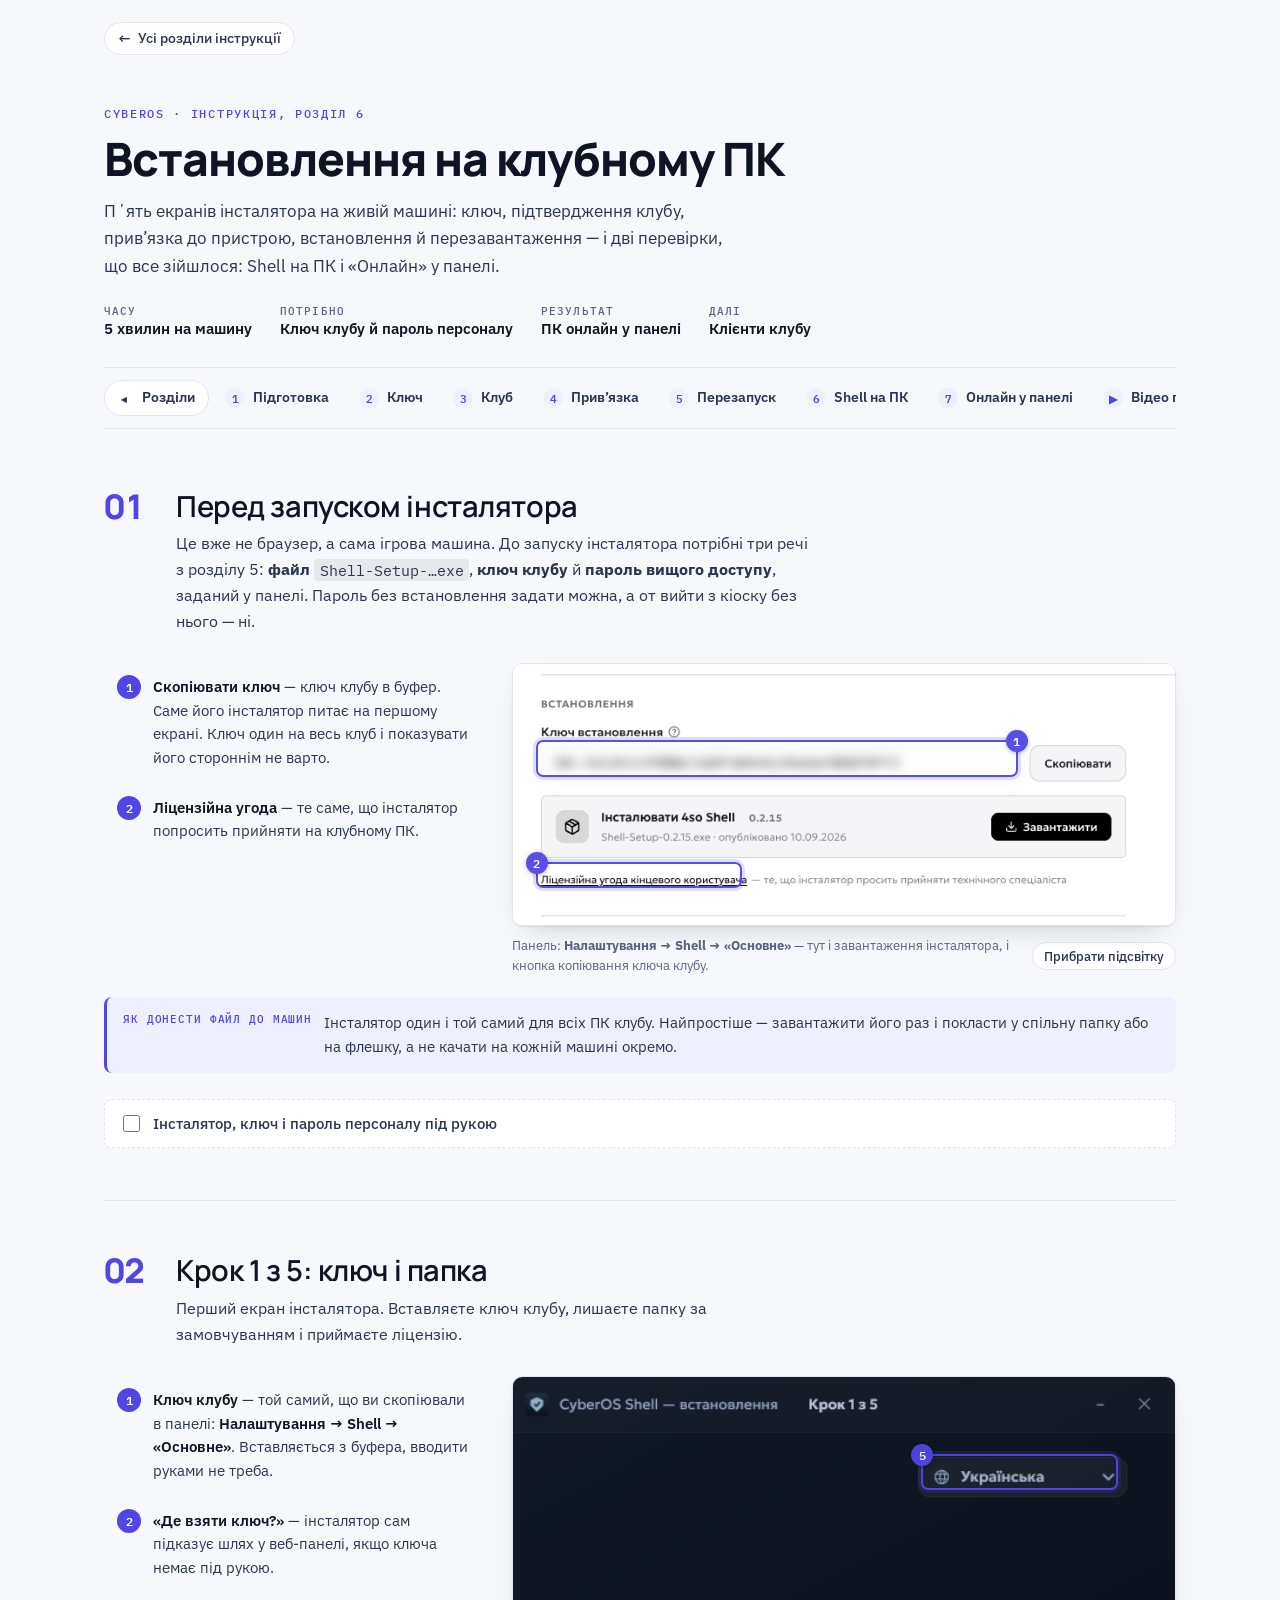
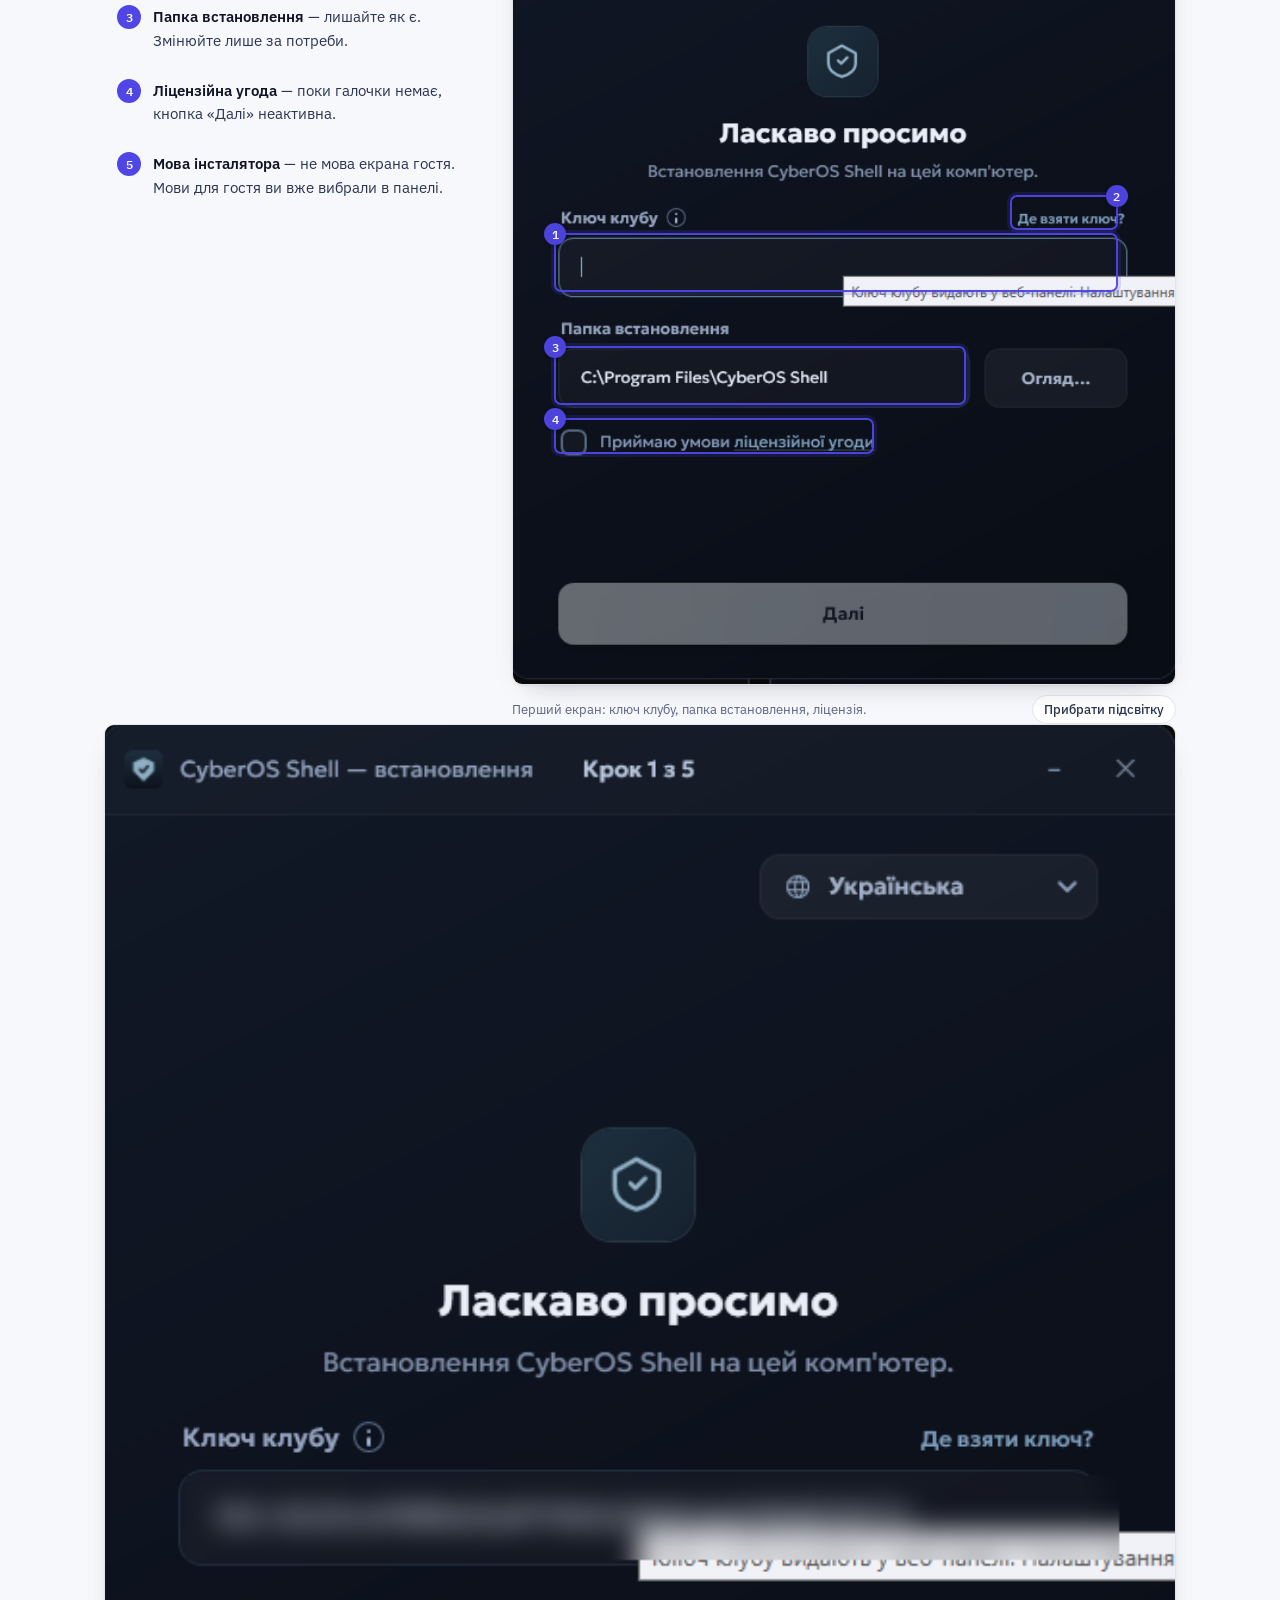
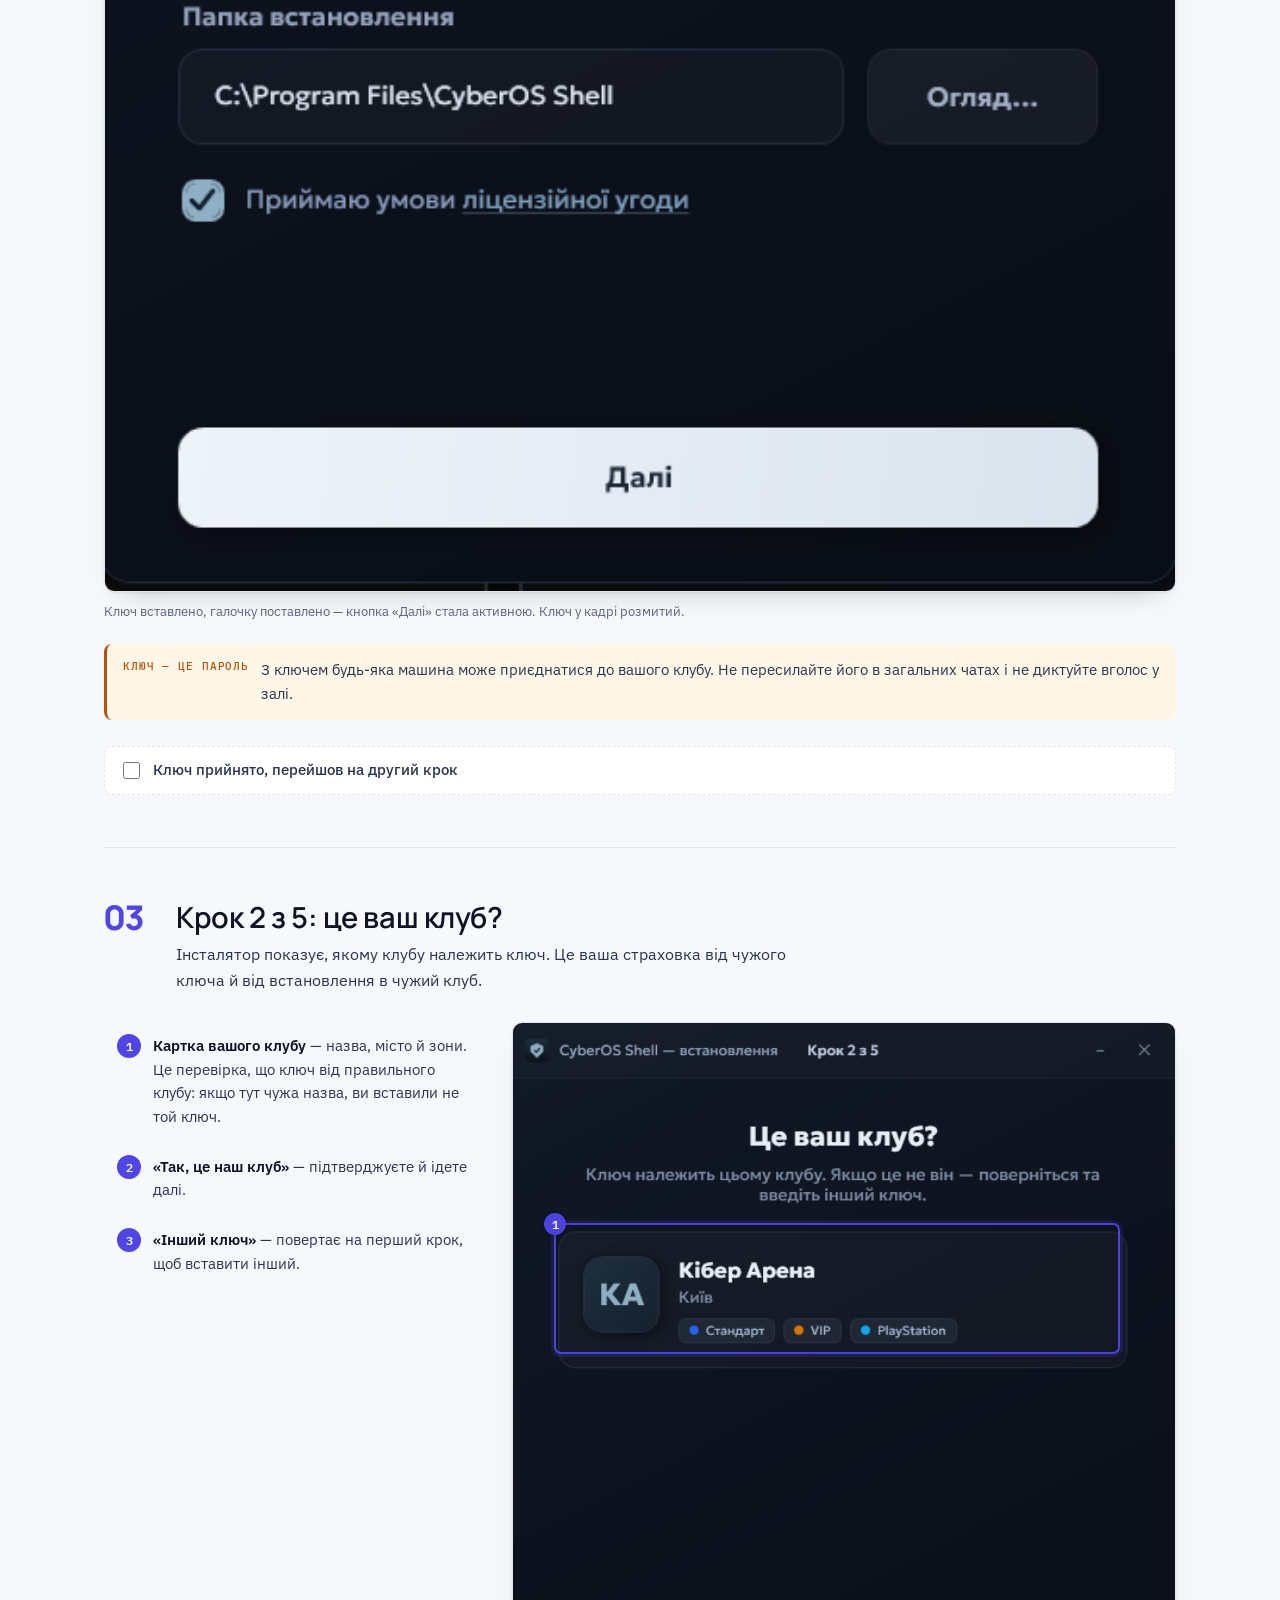
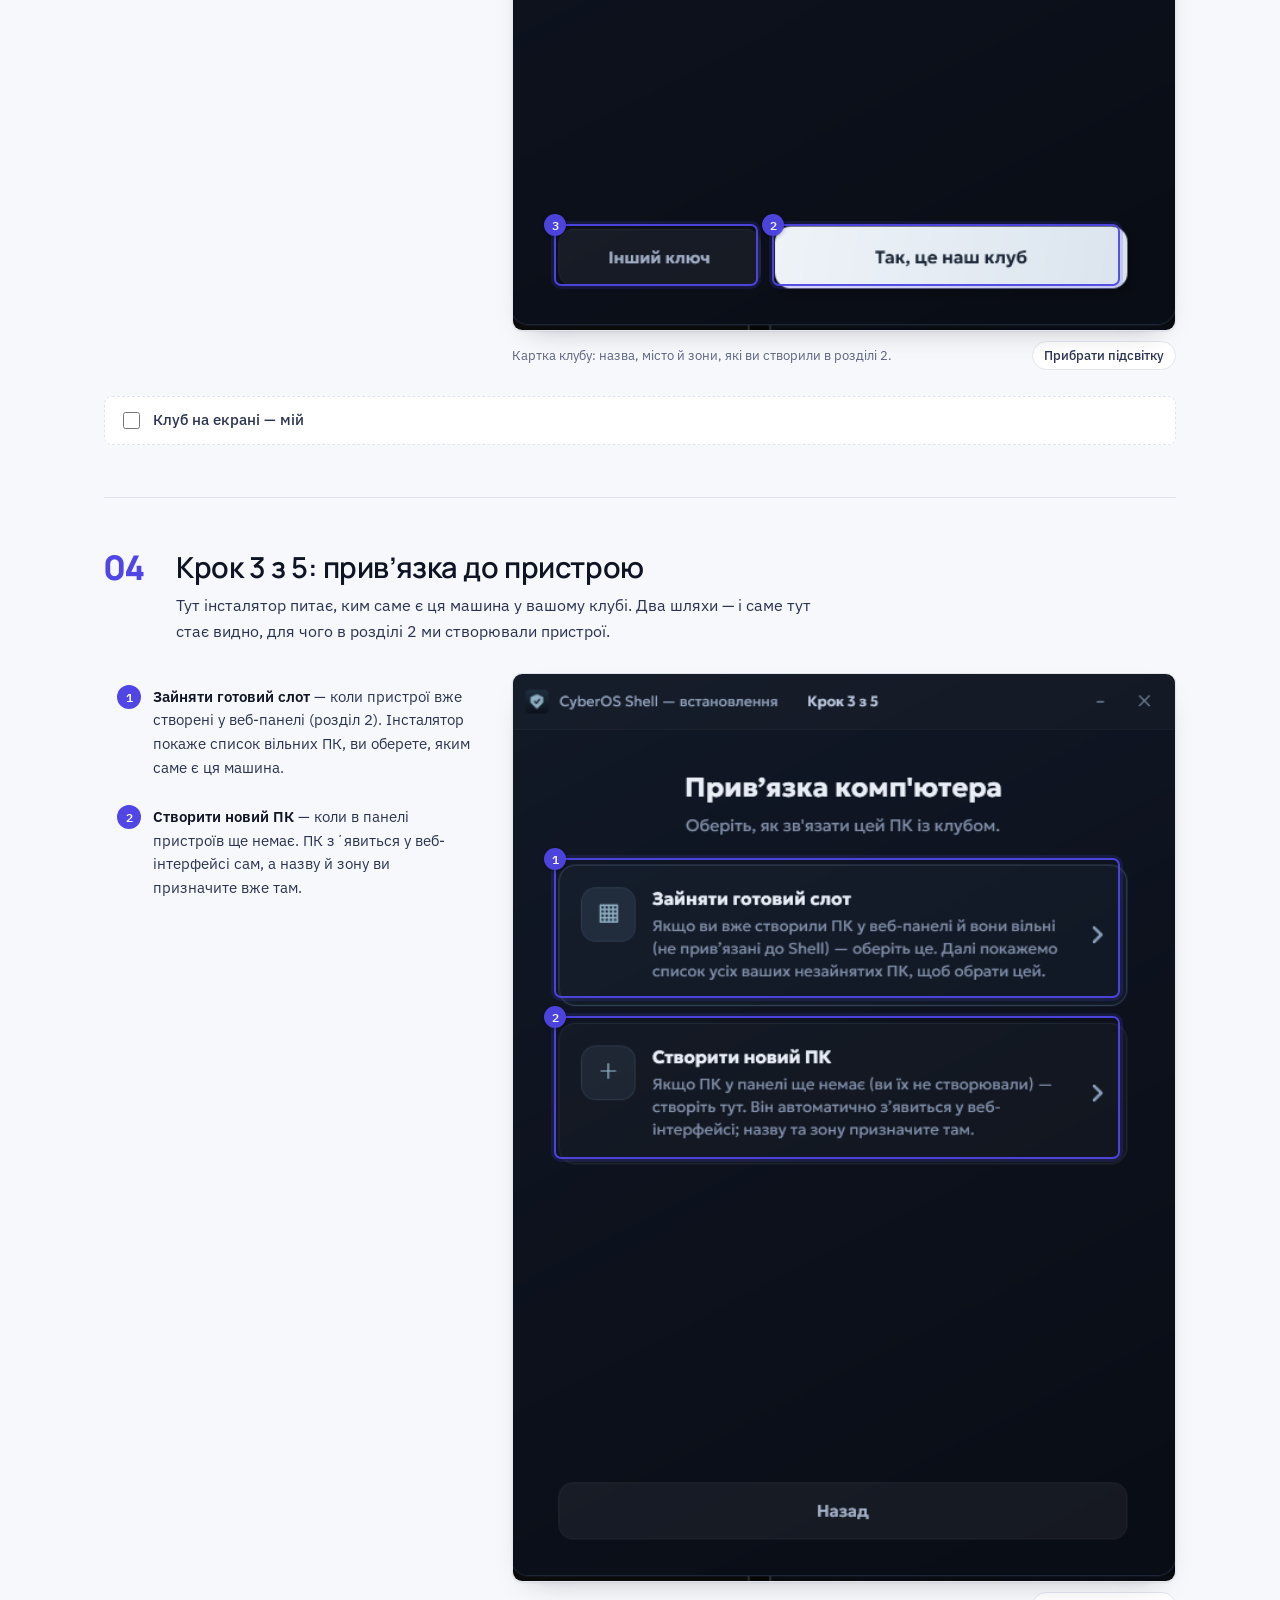
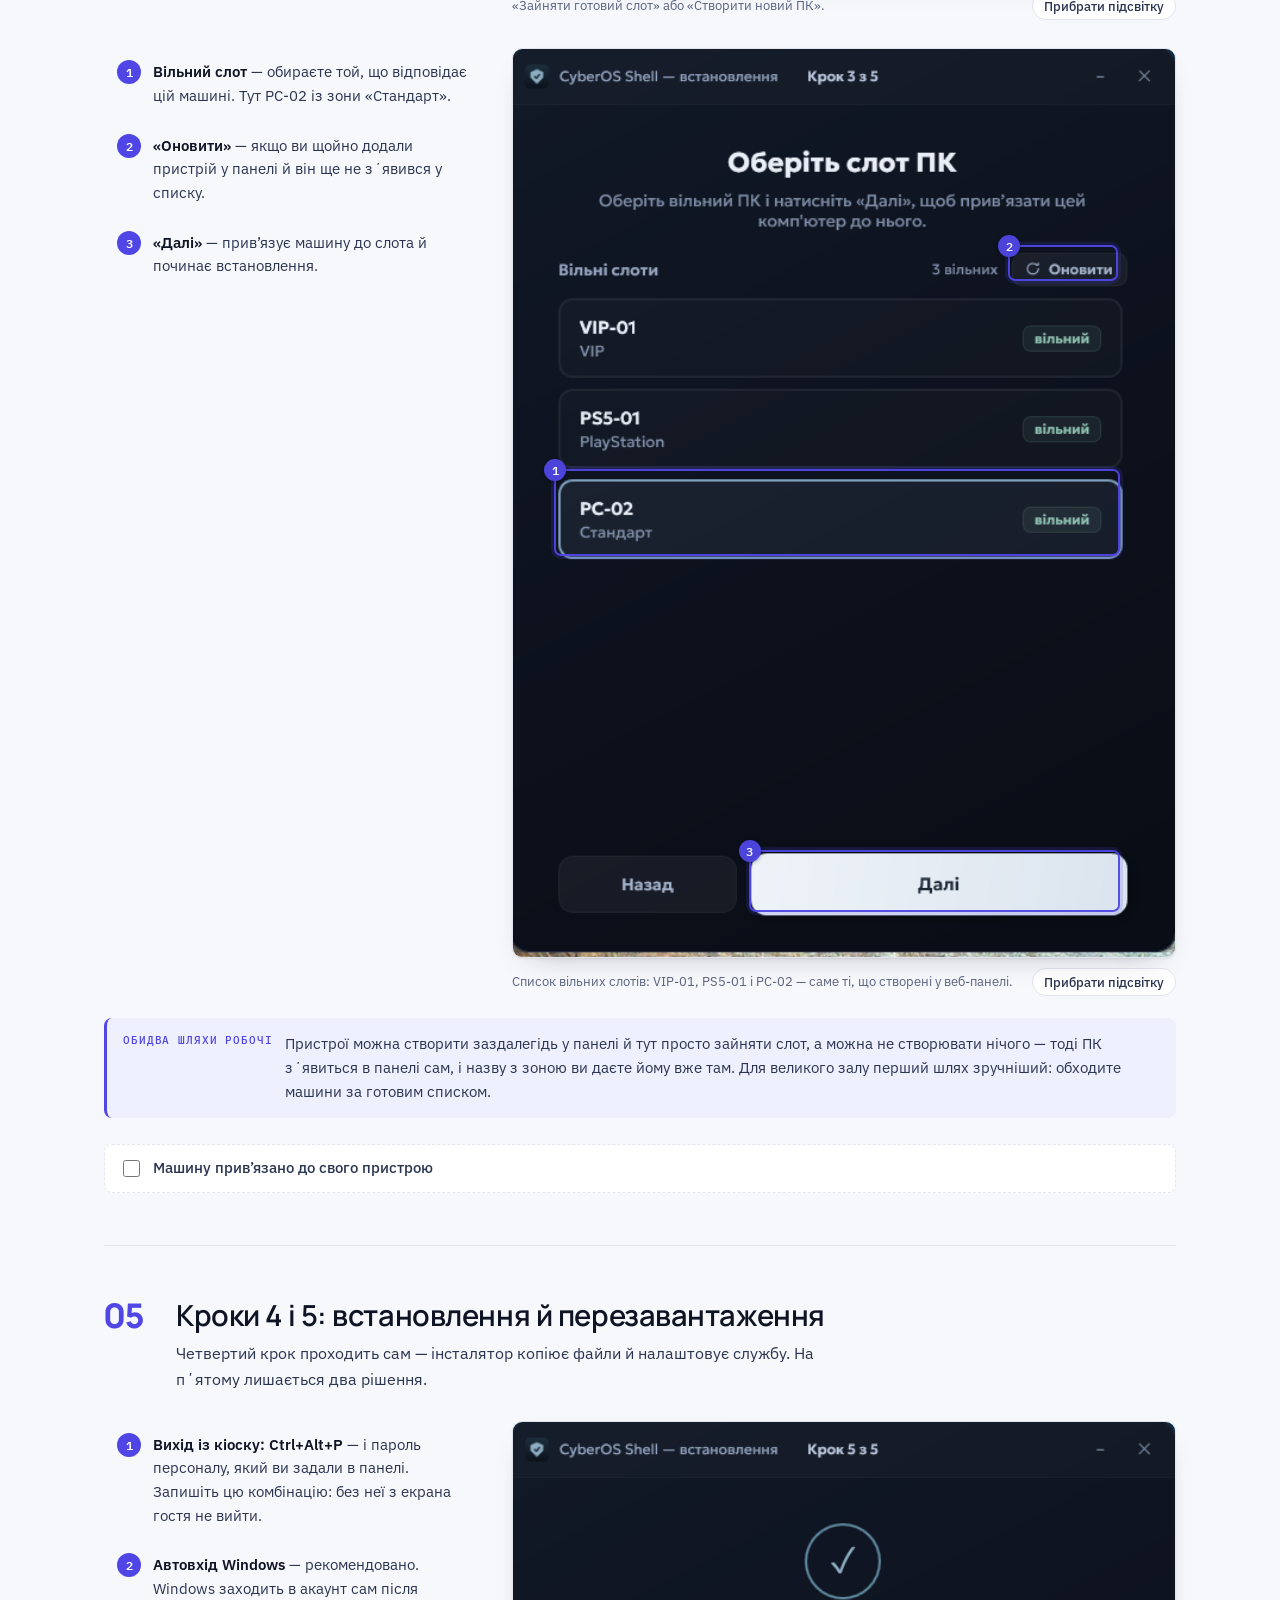
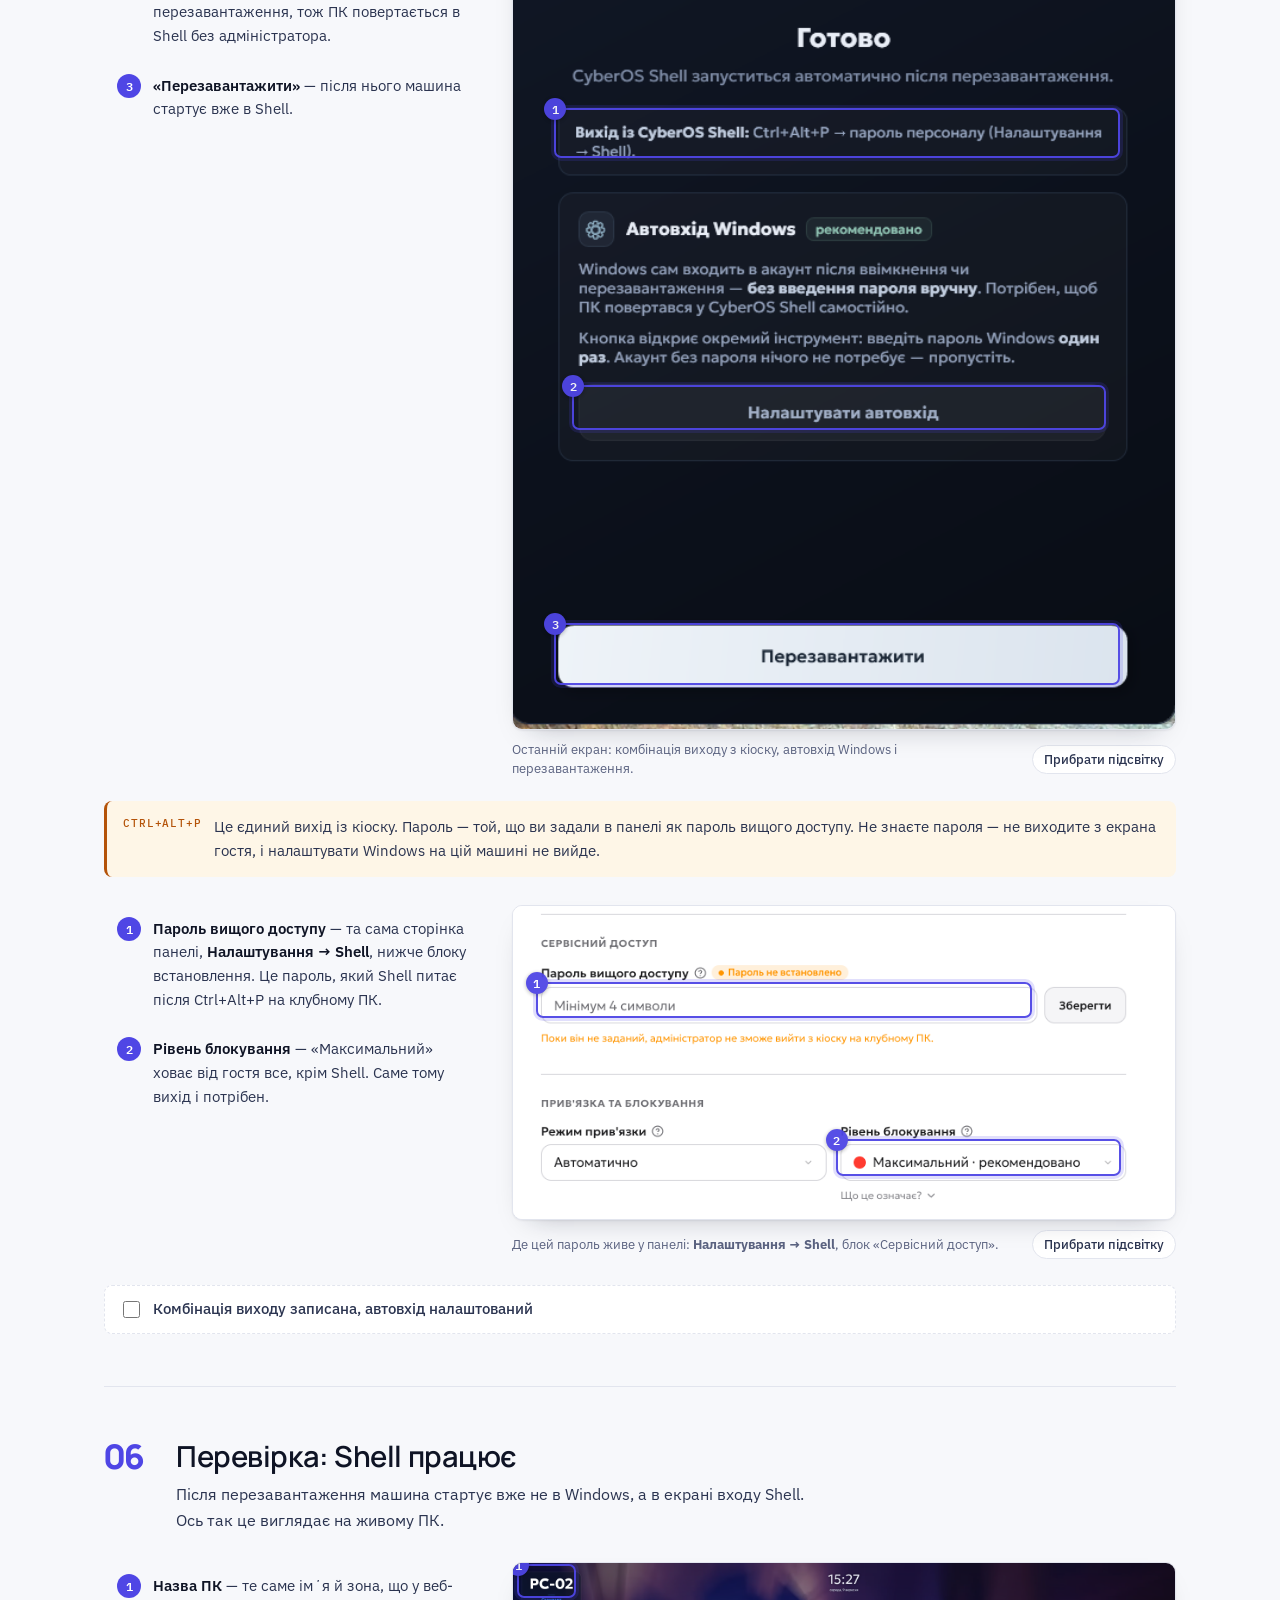
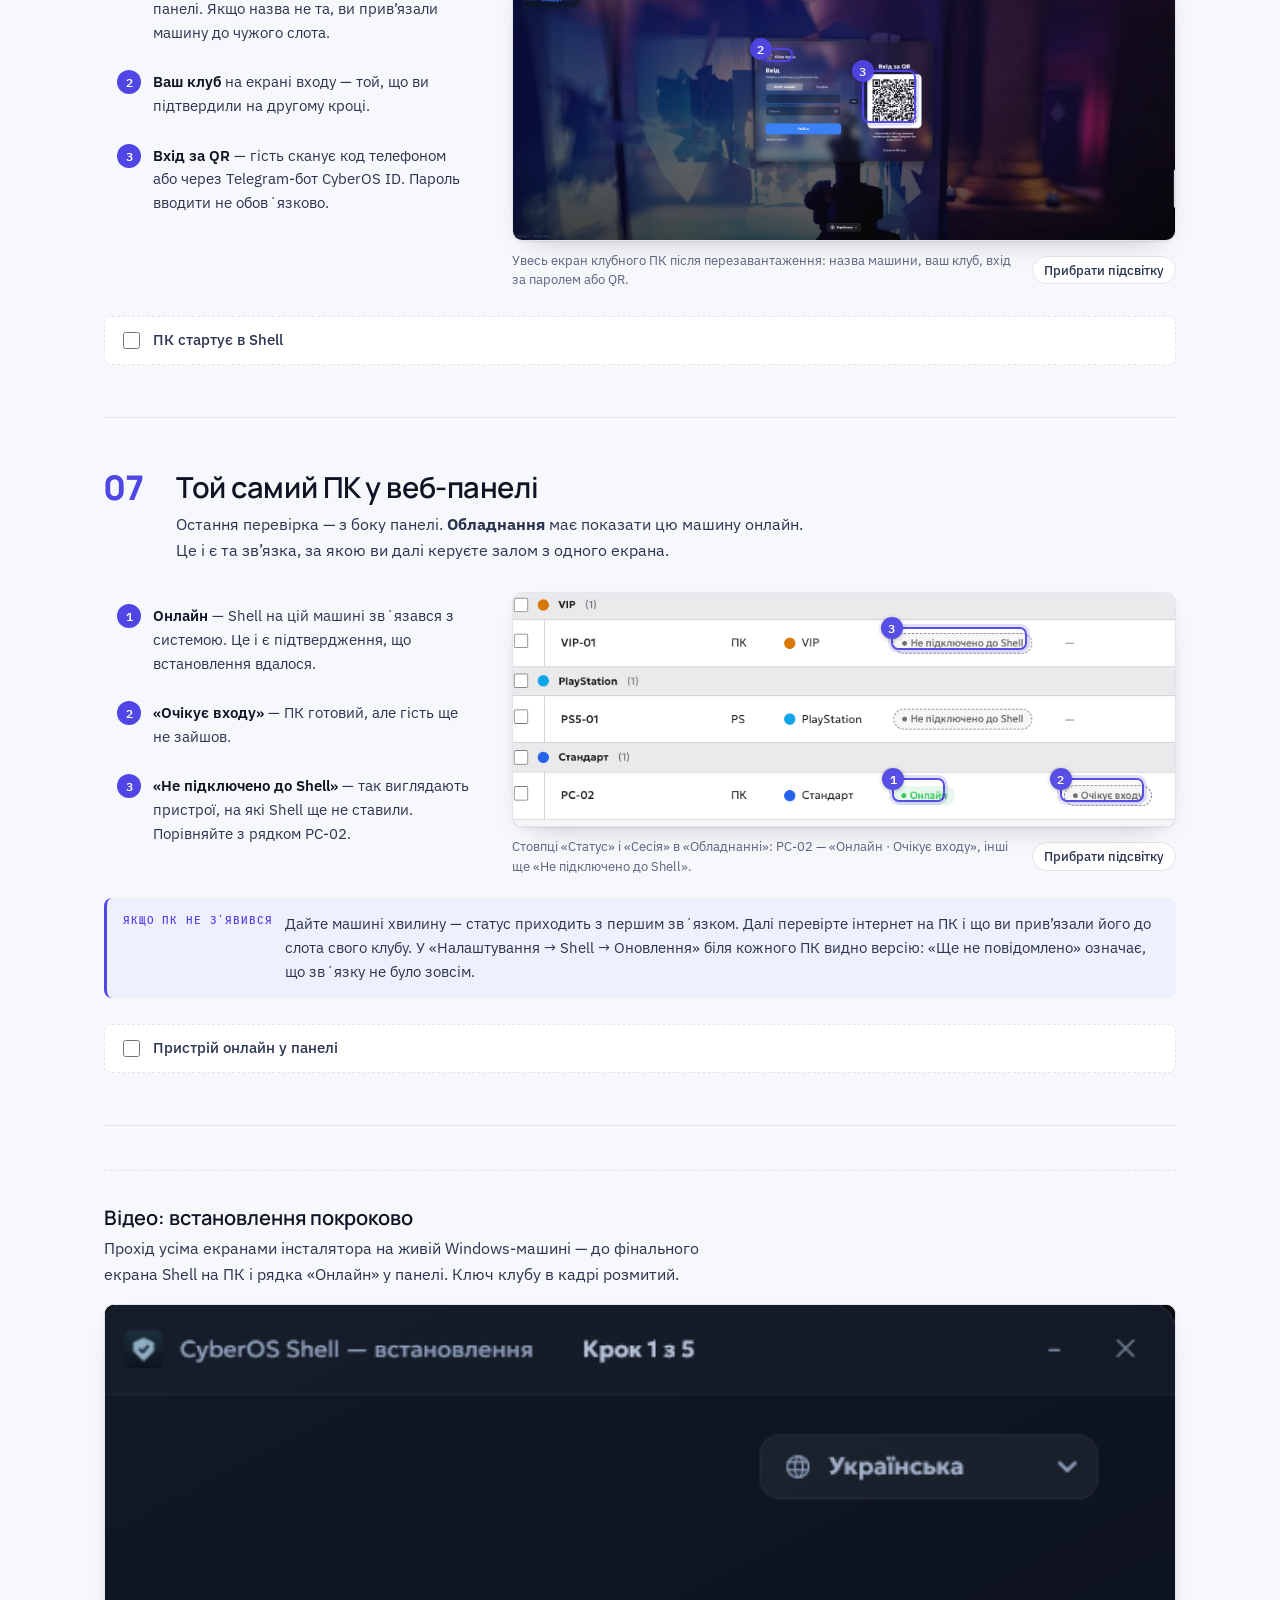
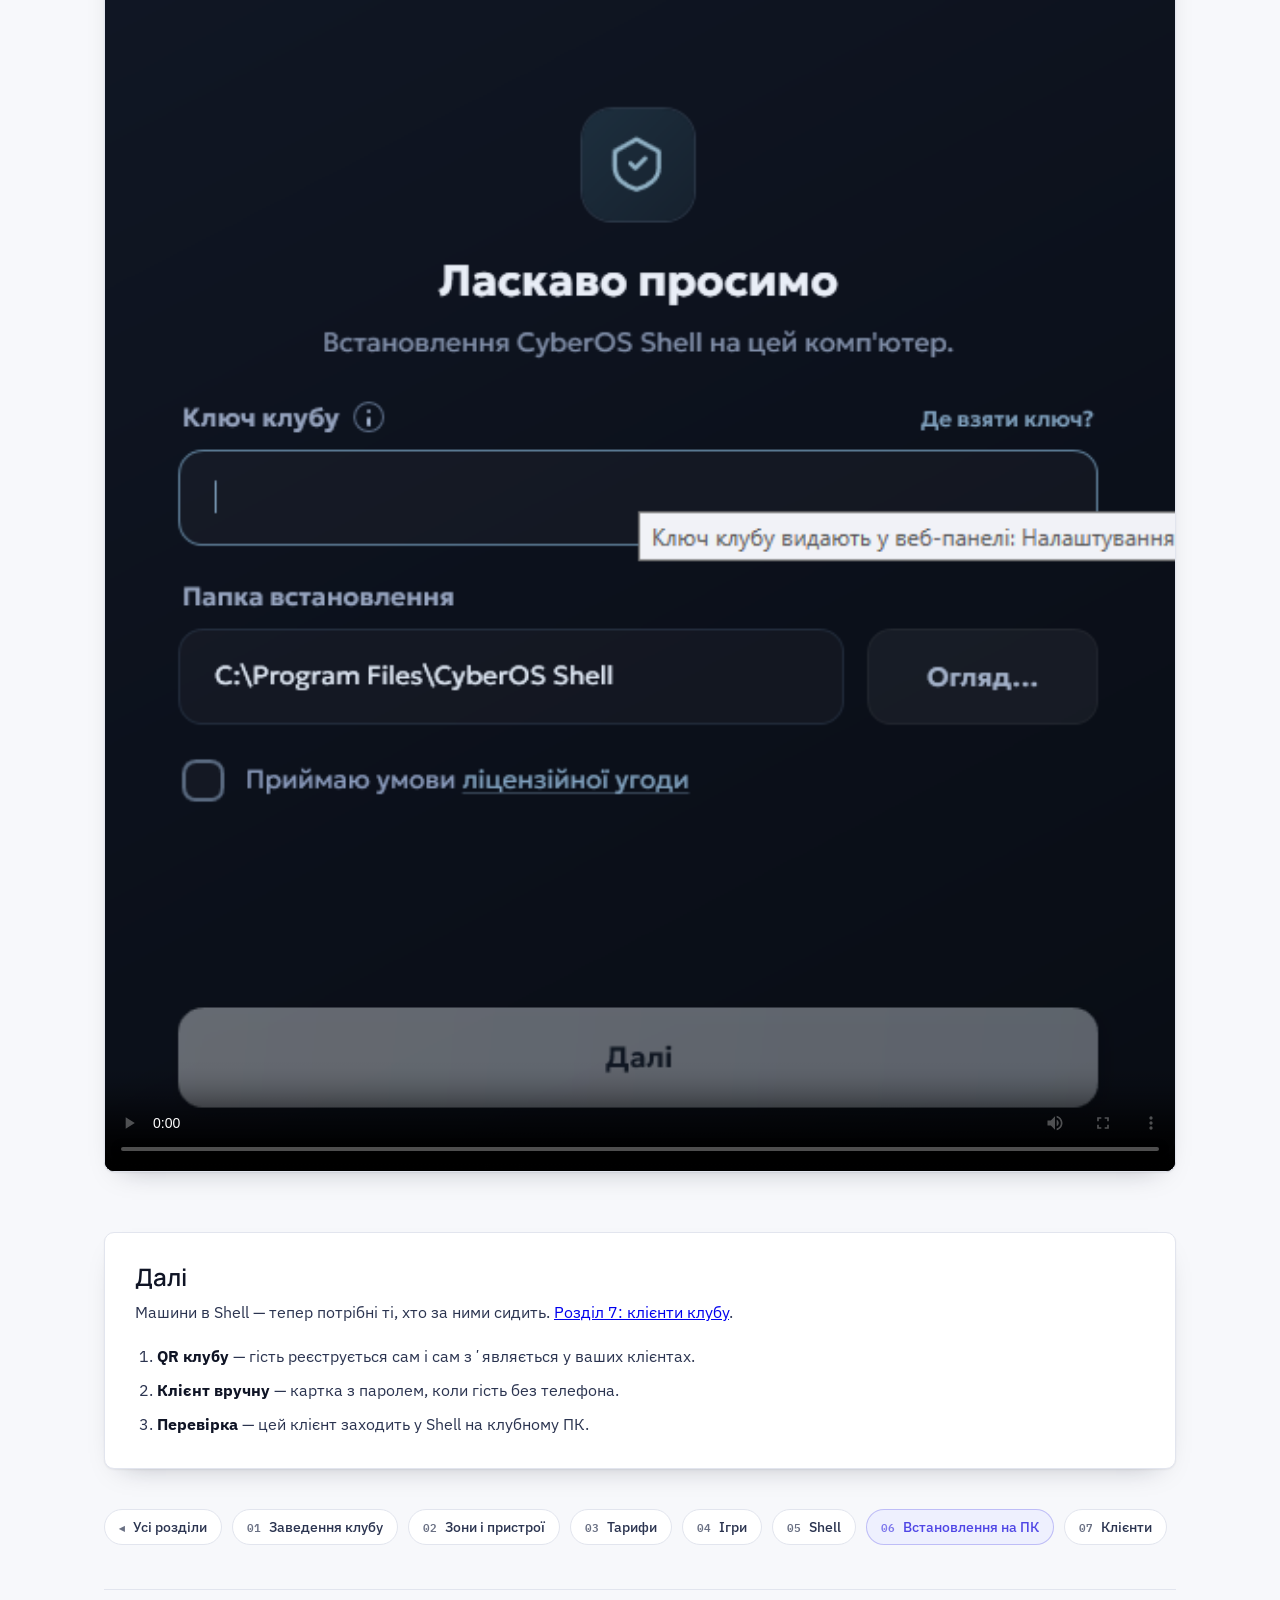
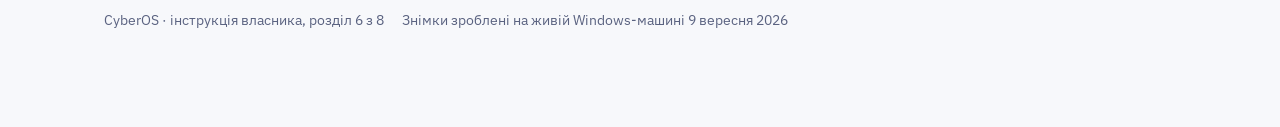
<file: instruction-06-install.html>
<!doctype html>
<html lang="uk">
<head>
<meta charset="utf-8">
<meta name="viewport" content="width=device-width, initial-scale=1">
<meta name="color-scheme" content="light dark">
<meta name="description" content="П’ять екранів інсталятора на живій Windows-машині.">
<style>
  html, body { margin: 0; }
  img { max-width: 100%; }
  [hidden] { display: none !important; }
</style>
<title>Встановлення Shell на ПК</title>
<link rel="preconnect" href="https://fonts.googleapis.com">
<link rel="preconnect" href="https://fonts.gstatic.com" crossorigin>
<link rel="stylesheet" href="https://fonts.googleapis.com/css2?family=Manrope:wght@600;800&family=IBM+Plex+Sans:wght@400;500;600&family=IBM+Plex+Mono:wght@400;500&display=swap">
<style>
:root {
    --ink: #0F1425;
    --ink-2: #2B3450;
    --muted: #5A6280;
    --paper: #F7F8FB;
    --surface: #FFFFFF;
    --line: #E2E5EE;
    --accent: #4F46E5;
    --accent-soft: #EEF0FE;
    --warn: #B45309;
    --warn-soft: #FEF6E7;
    --ok: #047857;
    --ok-soft: #E9F6F1;
    --shadow: 0 1px 2px rgba(15, 20, 37, .06), 0 12px 28px -18px rgba(15, 20, 37, .35);
    --radius: 10px;
    --step-font: 'Manrope', 'Trebuchet MS', sans-serif;
    --body-font: 'IBM Plex Sans', 'Helvetica Neue', Arial, sans-serif;
    --mono-font: 'IBM Plex Mono', ui-monospace, 'SF Mono', Menlo, monospace;
  }
  @media (prefers-color-scheme: dark) {
    :root:not([data-theme="light"]) {
      --ink: #EEF1F8;
      --ink-2: #C6CCDD;
      --muted: #949CB5;
      --paper: #0B0F1A;
      --surface: #131926;
      --line: #262E42;
      --accent: #8B85F5;
      --accent-soft: #1D2237;
      --warn: #E9A23B;
      --warn-soft: #2A2113;
      --ok: #4BC299;
      --ok-soft: #12261F;
      --shadow: 0 1px 2px rgba(0, 0, 0, .5), 0 16px 34px -20px rgba(0, 0, 0, .8);
    }
  }
  :root[data-theme="dark"] {
    --ink: #EEF1F8;
    --ink-2: #C6CCDD;
    --muted: #949CB5;
    --paper: #0B0F1A;
    --surface: #131926;
    --line: #262E42;
    --accent: #8B85F5;
    --accent-soft: #1D2237;
    --warn: #E9A23B;
    --warn-soft: #2A2113;
    --ok: #4BC299;
    --ok-soft: #12261F;
    --shadow: 0 1px 2px rgba(0, 0, 0, .5), 0 16px 34px -20px rgba(0, 0, 0, .8);
  }

  * { box-sizing: border-box; }
  body {
    margin: 0;
    background: var(--paper);
    color: var(--ink);
    font: 400 16px/1.62 var(--body-font);
    -webkit-font-smoothing: antialiased;
  }
  .wrap { max-width: 1120px; margin: 0 auto; padding: 0 24px 96px; }

  /* ── шапка ─────────────────────────────────────────────── */
  .masthead { padding: 56px 0 28px; border-bottom: 1px solid var(--line); }
  .kicker {
    font: 500 12px/1 var(--mono-font);
    letter-spacing: .14em;
    text-transform: uppercase;
    color: var(--accent);
    margin: 0 0 14px;
  }
  h1 {
    font: 800 clamp(32px, 5vw, 46px)/1.08 var(--step-font);
    letter-spacing: -.02em;
    margin: 0 0 14px;
    text-wrap: balance;
  }
  .lede { margin: 0; max-width: 62ch; color: var(--ink-2); font-size: 17px; }
  .facts {
    display: flex; flex-wrap: wrap; gap: 10px 28px;
    margin: 26px 0 0; padding: 0; list-style: none;
  }
  .facts div { display: flex; flex-direction: column; gap: 2px; }
  .facts dt { font: 500 11px/1 var(--mono-font); letter-spacing: .1em; text-transform: uppercase; color: var(--muted); }
  .facts dd { margin: 0; font: 600 15px/1.3 var(--body-font); }

  /* ── навігація кроків ──────────────────────────────────── */
  .rail {
    position: sticky; top: 0; z-index: 20;
    display: flex; gap: 6px; align-items: center;
    padding: 12px 0; margin-bottom: 8px;
    background: color-mix(in srgb, var(--paper) 92%, transparent);
    backdrop-filter: blur(8px);
    border-bottom: 1px solid var(--line);
    overflow-x: auto;
  }
  .rail a {
    flex: 0 0 auto;
    display: inline-flex; align-items: center; gap: 8px;
    padding: 7px 13px 7px 9px;
    border-radius: 999px;
    color: var(--ink-2); text-decoration: none;
    font: 600 13.5px/1 var(--body-font);
    border: 1px solid transparent;
  }
  .rail a:hover, .rail a:focus-visible { background: var(--accent-soft); color: var(--accent); outline: none; }
  .rail a.rail-home { border-color: var(--line); background: var(--surface); }
  .rail a.rail-home i { background: none; color: var(--ink-2); }
  .rail a.done { color: var(--ok); }
  .rail a i {
    display: grid; place-items: center;
    width: 20px; height: 20px; border-radius: 50%;
    background: var(--accent-soft); color: var(--accent);
    font: 600 11px/1 var(--mono-font); font-style: normal;
  }
  .rail a.done i { background: var(--ok-soft); color: var(--ok); }

  /* ── крок ──────────────────────────────────────────────── */
  .step { padding: 52px 0; border-bottom: 1px solid var(--line); scroll-margin-top: 68px; }
  .step:last-of-type { border-bottom: 0; }
  .step-head { display: grid; grid-template-columns: 54px 1fr; gap: 18px; align-items: start; }
  .step-num {
    font: 800 34px/1 var(--step-font);
    color: var(--accent);
    letter-spacing: -.03em;
    font-variant-numeric: tabular-nums;
  }
  .step h2 { font: 600 clamp(23px, 3vw, 29px)/1.2 var(--step-font); margin: 0 0 8px; letter-spacing: -.015em; text-wrap: balance; }
  .step-head p { margin: 0; color: var(--ink-2); max-width: 64ch; }
  .step-body { margin-top: 28px; display: grid; grid-template-columns: minmax(300px, 380px) 1fr; gap: 28px; align-items: start; }
  @media (max-width: 900px) { .step-body { grid-template-columns: 1fr; } }

  /* ── підказки ──────────────────────────────────────────── */
  .hints { margin: 0; padding: 0; list-style: none; display: flex; flex-direction: column; gap: 2px; }
  .hints li {
    display: grid; grid-template-columns: 24px 1fr; gap: 12px;
    padding: 11px 12px; border-radius: 8px;
    border: 1px solid transparent;
    cursor: default;
    transition: background .14s ease, border-color .14s ease;
  }
  .hints li:hover, .hints li.on { background: var(--accent-soft); border-color: color-mix(in srgb, var(--accent) 28%, transparent); }
  .hint-num {
    display: grid; place-items: center;
    width: 24px; height: 24px; border-radius: 50%;
    background: var(--accent); color: #fff;
    font: 600 12px/1 var(--mono-font);
  }
  .hint-text { font-size: 14.6px; color: var(--ink-2); }
  .hint-text b { color: var(--ink); font-weight: 600; }

  /* ── скріншот з рамками ────────────────────────────────── */
  figure { margin: 0; }
  .shot {
    position: relative;
    border: 1px solid var(--line); border-radius: var(--radius);
    background: var(--surface); box-shadow: var(--shadow);
    overflow: hidden;
  }
  .shot img { display: block; width: 100%; height: auto; }
  .spot {
    position: absolute;
    margin: -5px 0 0 -5px; padding: 5px;
    width: auto; background: transparent;
    border: 2px solid var(--accent); border-radius: 7px;
    box-shadow: 0 0 0 3px color-mix(in srgb, var(--accent) 18%, transparent);
    cursor: pointer; opacity: .95;
    transition: box-shadow .14s ease, transform .14s ease;
  }
  .spot:hover, .spot.on { box-shadow: 0 0 0 6px color-mix(in srgb, var(--accent) 30%, transparent); transform: scale(1.015); }
  .spot:focus-visible { outline: 3px solid var(--warn); outline-offset: 3px; }
  .spot-num {
    position: absolute; top: -12px; left: -12px;
    display: grid; place-items: center;
    width: 22px; height: 22px; border-radius: 50%;
    background: var(--accent); color: #fff;
    font: 600 12px/1 var(--mono-font);
    box-shadow: 0 1px 4px rgba(0, 0, 0, .3);
  }
  .spot-num.tr { left: auto; right: -12px; }
  .spot-num.bl { top: auto; bottom: -12px; }
  .spot-num.br { top: auto; bottom: -12px; left: auto; right: -12px; }
  .shot.bare .spot { opacity: 0; pointer-events: none; }
  .shot-bar {
    display: flex; align-items: center; justify-content: space-between; gap: 12px;
    margin-top: 10px;
  }
  figcaption { font: 400 13px/1.5 var(--body-font); color: var(--muted); }
  .toggle {
    flex: 0 0 auto;
    display: inline-flex; align-items: center; gap: 7px;
    font: 500 12.5px/1 var(--body-font); color: var(--ink-2);
    padding: 7px 11px; border: 1px solid var(--line); border-radius: 999px;
    background: var(--surface); cursor: pointer;
  }
  .toggle:hover { border-color: var(--accent); color: var(--accent); }

  /* ── плашки ────────────────────────────────────────────── */
  .note {
    display: grid; grid-template-columns: auto 1fr; gap: 12px;
    margin: 22px 0 0; padding: 14px 16px;
    border-radius: 8px; font-size: 14.8px;
    border-left: 3px solid var(--accent); background: var(--accent-soft); color: var(--ink-2);
  }
  .note b { color: var(--ink); }
  .note--warn { border-left-color: var(--warn); background: var(--warn-soft); }
  .note--ok { border-left-color: var(--ok); background: var(--ok-soft); }
  .note-tag { font: 500 11px/1.5 var(--mono-font); letter-spacing: .08em; text-transform: uppercase; color: var(--warn); }
  .note--ok .note-tag { color: var(--ok); }
  .note:not(.note--warn):not(.note--ok) .note-tag { color: var(--accent); }
  code {
    font: 400 .92em/1.4 var(--mono-font);
    background: color-mix(in srgb, var(--ink) 7%, transparent);
    padding: .12em .38em; border-radius: 4px;
    word-break: break-word;
  }

  /* ── лист ──────────────────────────────────────────────── */
  .letter { display: grid; grid-template-columns: minmax(240px, 320px) 1fr; gap: 26px; align-items: start; margin-top: 26px; }
  @media (max-width: 900px) { .letter { grid-template-columns: 1fr; } }
  .letter-meta { margin: 0; display: flex; flex-direction: column; gap: 14px; }
  .letter-meta div { display: grid; gap: 3px; }
  .letter-meta dt { font: 500 11px/1 var(--mono-font); letter-spacing: .1em; text-transform: uppercase; color: var(--muted); }
  .letter-meta dd { margin: 0; font: 500 14.5px/1.45 var(--body-font); }
  .letter-shot { border: 1px solid var(--line); border-radius: var(--radius); overflow: hidden; background: var(--surface); box-shadow: var(--shadow); max-height: 460px; overflow-y: auto; }
  .letter-shot img { display: block; width: 100%; height: auto; }

  /* ── відео ─────────────────────────────────────────────── */
  .video-block { scroll-margin-top: 68px; margin-top: 44px; padding-top: 34px; border-top: 1px dashed var(--line); }
  .video-block h3 { font: 600 20px/1.25 var(--step-font); margin: 0 0 6px; }
  .video-block p { margin: 0 0 16px; color: var(--ink-2); max-width: 62ch; }
  video { width: 100%; border-radius: var(--radius); border: 1px solid var(--line); background: #000; box-shadow: var(--shadow); }

  /* ── чекліст ───────────────────────────────────────────── */
  .check {
    display: flex; align-items: center; gap: 10px;
    margin-top: 26px; padding: 12px 14px;
    border: 1px dashed var(--line); border-radius: 8px;
    font: 500 14.5px/1 var(--body-font); color: var(--ink-2);
    cursor: pointer; user-select: none;
    background: var(--surface);
  }
  .check input { width: 17px; height: 17px; accent-color: var(--ok); cursor: pointer; }
  .check.done { border-style: solid; border-color: var(--ok); color: var(--ok); background: var(--ok-soft); }

  /* ── фінал ─────────────────────────────────────────────── */
  .next { margin-top: 52px; padding: 30px; border: 1px solid var(--line); border-radius: var(--radius); background: var(--surface); box-shadow: var(--shadow); }
  .next h2 { font: 600 24px/1.2 var(--step-font); margin: 0 0 8px; }
  .next p { margin: 0 0 18px; color: var(--ink-2); max-width: 64ch; }
  .next ol { margin: 0; padding-left: 22px; display: grid; gap: 8px; color: var(--ink-2); }
  .next ol b { color: var(--ink); }
  footer { margin-top: 44px; padding-top: 20px; border-top: 1px solid var(--line); color: var(--muted); font-size: 13.5px; display: flex; flex-wrap: wrap; gap: 6px 18px; }
  @media (prefers-reduced-motion: reduce) { * { transition: none !important; animation: none !important; } }

  /* ── повернення на головну ─────────────────────────────── */
  .home-link {
    display: inline-flex; align-items: center; gap: 7px; margin: 22px 0 -8px;
    padding: 8px 13px; border: 1px solid var(--line); border-radius: 999px;
    background: var(--surface); color: var(--ink-2); text-decoration: none;
    font: 500 13.5px/1 var(--body-font);
  }
  .home-link:hover, .home-link:focus-visible { border-color: var(--accent); color: var(--accent); outline: none; }
  .home-link span { font-size: 15px; line-height: 1; }

  /* ── навігація між розділами ───────────────────────────── */
  .chapters { display: flex; flex-wrap: wrap; gap: 10px; margin-top: 40px; }
  .chapters a {
    display: inline-flex; align-items: center; gap: 8px;
    padding: 10px 14px; border: 1px solid var(--line); border-radius: 999px;
    background: var(--surface); color: var(--ink-2); text-decoration: none;
    font: 500 14px/1 var(--body-font);
  }
  .chapters a:hover, .chapters a:focus-visible { border-color: var(--accent); color: var(--accent); outline: none; }
  .chapters a.current { background: var(--accent-soft); border-color: color-mix(in srgb, var(--accent) 30%, transparent); color: var(--accent); }
  .chapters i { font-style: normal; font: 600 11px/1 var(--mono-font); opacity: .7; }

</style>

</head>
<body>
<div class="wrap">
  <a class="home-link" href="index.html"><span>&#8592;</span>Усі розділи інструкції</a>
  <header class="masthead">
    <p class="kicker">CyberOS · інструкція, розділ 6</p>
    <h1>Встановлення на клубному ПК</h1>
    <p class="lede">Пʼять екранів інсталятора на живій машині: ключ, підтвердження клубу, прив’язка до пристрою, встановлення й перезавантаження — і дві перевірки, що все зійшлося: Shell на ПК і «Онлайн» у панелі.</p>
    <dl class="facts">
      <div><dt>Часу</dt><dd>5 хвилин на машину</dd></div>
      <div><dt>Потрібно</dt><dd>Ключ клубу й пароль персоналу</dd></div>
      <div><dt>Результат</dt><dd>ПК онлайн у панелі</dd></div>
      <div><dt>Далі</dt><dd>Клієнти клубу</dd></div>
    </dl>
  </header>

  <nav class="rail" aria-label="Кроки розділу">
    <a class="rail-home" href="index.html"><i>&#9666;</i>Розділи</a>
    <a href="#step-1" data-rail=1><i>1</i>Підготовка</a>
    <a href="#step-2" data-rail=2><i>2</i>Ключ</a>
    <a href="#step-3" data-rail=3><i>3</i>Клуб</a>
    <a href="#step-4" data-rail=4><i>4</i>Прив’язка</a>
    <a href="#step-5" data-rail=5><i>5</i>Перезапуск</a>
    <a href="#step-6" data-rail=6><i>6</i>Shell на ПК</a>
    <a href="#step-7" data-rail=7><i>7</i>Онлайн у панелі</a>
    <a href="#video"><i>▶</i>Відео проходу</a>
  </nav>

  <main>
    <section class="step" id="step-1">
      <div class="step-head">
        <span class="step-num">01</span>
        <div>
          <h2>Перед запуском інсталятора</h2>
          <p>
            Це вже не браузер, а сама ігрова машина. До запуску інсталятора потрібні
            три речі з розділу 5: <b>файл</b> <code>Shell-Setup-…exe</code>,
            <b>ключ клубу</b> й <b>пароль вищого доступу</b>, заданий у панелі.
            Пароль без встановлення задати можна, а от вийти з кіоску без нього — ні.
          </p>
        </div>
      </div>
      <div class="step-body">
        <ol class="hints" data-shot="41-shell-install"><li data-key="41-shell-install:key"><span class="hint-num">1</span><span class="hint-text"><b>Скопіювати ключ</b> — ключ клубу в буфер. Саме його інсталятор питає на першому екрані. Ключ один на весь клуб і показувати його стороннім не варто.</span></li>
<li data-key="41-shell-install:license"><span class="hint-num">2</span><span class="hint-text"><b>Ліцензійна угода</b> — те саме, що інсталятор попросить прийняти на клубному ПК.</span></li></ol>
        <figure>
          <div class="shot" id="shot-41-shell-install">
            <img src="shots/crop-41-shell-install.png" alt="Панель: <b>Налаштування → Shell → «Основне»</b> — тут і завантаження інсталятора, і кнопка копіювання ключа клубу.">
            <button class="spot" data-key="41-shell-install:key" style="left:4.211%;top:31.000%;width:72.763%;height:14.000%" aria-label="key"><span class="spot-num tr">1</span></button>
<button class="spot" data-key="41-shell-install:license" style="left:4.211%;top:77.667%;width:31.184%;height:10.000%" aria-label="license"><span class="spot-num ">2</span></button>
          </div>
          <div class="shot-bar"><figcaption>Панель: <b>Налаштування → Shell → «Основне»</b> — тут і завантаження інсталятора, і кнопка копіювання ключа клубу.</figcaption><button class="toggle" type="button" data-toggle="shot-41-shell-install">Прибрати підсвітку</button></div>
        </figure>
      </div>
      <div class="note"><span class="note-tag">Як донести файл до машин</span><span>Інсталятор один і той самий для всіх ПК клубу. Найпростіше — завантажити його раз і покласти у спільну папку або на флешку, а не качати на кожній машині окремо.</span></div>
      <label class="check"><input type="checkbox" data-step="1"> Інсталятор, ключ і пароль персоналу під рукою</label>
    </section>

    <section class="step" id="step-2">
      <div class="step-head">
        <span class="step-num">02</span>
        <div>
          <h2>Крок 1 з 5: ключ і папка</h2>
          <p>
            Перший екран інсталятора. Вставляєте ключ клубу, лишаєте папку за
            замовчуванням і приймаєте ліцензію.
          </p>
        </div>
      </div>
      <div class="step-body">
        <ol class="hints" data-shot="501-win"><li data-key="501-win:key"><span class="hint-num">1</span><span class="hint-text"><b>Ключ клубу</b> — той самий, що ви скопіювали в панелі: <b>Налаштування → Shell → «Основне»</b>. Вставляється з буфера, вводити руками не треба.</span></li>
<li data-key="501-win:where_key"><span class="hint-num">2</span><span class="hint-text"><b>«Де взяти ключ?»</b> — інсталятор сам підказує шлях у веб-панелі, якщо ключа немає під рукою.</span></li>
<li data-key="501-win:folder"><span class="hint-num">3</span><span class="hint-text"><b>Папка встановлення</b> — лишайте як є. Змінюйте лише за потреби.</span></li>
<li data-key="501-win:license"><span class="hint-num">4</span><span class="hint-text"><b>Ліцензійна угода</b> — поки галочки немає, кнопка «Далі» неактивна.</span></li>
<li data-key="501-win:lang"><span class="hint-num">5</span><span class="hint-text"><b>Мова інсталятора</b> — не мова екрана гостя. Мови для гостя ви вже вибрали в панелі.</span></li></ol>
        <figure>
          <div class="shot" id="shot-501-win">
            <img src="shots/crop-501-win.png" alt="Перший екран: ключ клубу, папка встановлення, ліцензія.">
            <button class="spot" data-key="501-win:key" style="left:7.014%;top:50.787%;width:85.072%;height:6.562%" aria-label="key"><span class="spot-num ">1</span></button>
<button class="spot" data-key="501-win:where_key" style="left:75.899%;top:46.588%;width:16.187%;height:3.937%" aria-label="where_key"><span class="spot-num tr">2</span></button>
<button class="spot" data-key="501-win:folder" style="left:7.014%;top:63.255%;width:62.230%;height:6.562%" aria-label="folder"><span class="spot-num ">3</span></button>
<button class="spot" data-key="501-win:license" style="left:7.014%;top:71.260%;width:48.201%;height:3.937%" aria-label="license"><span class="spot-num ">4</span></button>
<button class="spot" data-key="501-win:lang" style="left:62.410%;top:9.055%;width:29.676%;height:3.937%" aria-label="lang"><span class="spot-num ">5</span></button>
          </div>
          <div class="shot-bar"><figcaption>Перший екран: ключ клубу, папка встановлення, ліцензія.</figcaption><button class="toggle" type="button" data-toggle="shot-501-win">Прибрати підсвітку</button></div>
        </figure>
      </div>
      <figure>
          <div class="shot bare" id="shot-502-win">
            <img src="shots/crop-502-win.png" alt="Ключ вставлено, галочку поставлено — кнопка «Далі» стала активною. Ключ у кадрі розмитий.">
            
          </div>
          <div class="shot-bar"><figcaption>Ключ вставлено, галочку поставлено — кнопка «Далі» стала активною. Ключ у кадрі розмитий.</figcaption></div>
        </figure>
      <div class="note note--warn"><span class="note-tag">Ключ — це пароль</span><span>З ключем будь-яка машина може приєднатися до вашого клубу. Не пересилайте його в загальних чатах і не диктуйте вголос у залі.</span></div>
      <label class="check"><input type="checkbox" data-step="2"> Ключ прийнято, перейшов на другий крок</label>
    </section>

    <section class="step" id="step-3">
      <div class="step-head">
        <span class="step-num">03</span>
        <div>
          <h2>Крок 2 з 5: це ваш клуб?</h2>
          <p>
            Інсталятор показує, якому клубу належить ключ. Це ваша страховка від
            чужого ключа й від встановлення в чужий клуб.
          </p>
        </div>
      </div>
      <div class="step-body">
        <ol class="hints" data-shot="503-win"><li data-key="503-win:club"><span class="hint-num">1</span><span class="hint-text"><b>Картка вашого клубу</b> — назва, місто й зони. Це перевірка, що ключ від правильного клубу: якщо тут чужа назва, ви вставили не той ключ.</span></li>
<li data-key="503-win:yes"><span class="hint-num">2</span><span class="hint-text"><b>«Так, це наш клуб»</b> — підтверджуєте й ідете далі.</span></li>
<li data-key="503-win:other_key"><span class="hint-num">3</span><span class="hint-text"><b>«Інший ключ»</b> — повертає на перший крок, щоб вставити інший.</span></li></ol>
        <figure>
          <div class="shot" id="shot-503-win">
            <img src="shots/crop-503-win.png" alt="Картка клубу: назва, місто й зони, які ви створили в розділі 2.">
            <button class="spot" data-key="503-win:club" style="left:7.014%;top:22.572%;width:85.432%;height:14.436%" aria-label="club"><span class="spot-num ">1</span></button>
<button class="spot" data-key="503-win:yes" style="left:39.928%;top:88.845%;width:52.518%;height:6.824%" aria-label="yes"><span class="spot-num ">2</span></button>
<button class="spot" data-key="503-win:other_key" style="left:7.014%;top:88.845%;width:30.755%;height:6.824%" aria-label="other_key"><span class="spot-num ">3</span></button>
          </div>
          <div class="shot-bar"><figcaption>Картка клубу: назва, місто й зони, які ви створили в розділі 2.</figcaption><button class="toggle" type="button" data-toggle="shot-503-win">Прибрати підсвітку</button></div>
        </figure>
      </div>
      <label class="check"><input type="checkbox" data-step="3"> Клуб на екрані — мій</label>
    </section>

    <section class="step" id="step-4">
      <div class="step-head">
        <span class="step-num">04</span>
        <div>
          <h2>Крок 3 з 5: прив’язка до пристрою</h2>
          <p>
            Тут інсталятор питає, ким саме є ця машина у вашому клубі. Два шляхи —
            і саме тут стає видно, для чого в розділі 2 ми створювали пристрої.
          </p>
        </div>
      </div>
      <div class="step-body">
        <ol class="hints" data-shot="504-win"><li data-key="504-win:occupy"><span class="hint-num">1</span><span class="hint-text"><b>Зайняти готовий слот</b> — коли пристрої вже створені у веб-панелі (розділ 2). Інсталятор покаже список вільних ПК, ви оберете, яким саме є ця машина.</span></li>
<li data-key="504-win:create"><span class="hint-num">2</span><span class="hint-text"><b>Створити новий ПК</b> — коли в панелі пристроїв ще немає. ПК зʼявиться у веб-інтерфейсі сам, а назву й зону ви призначите вже там.</span></li></ol>
        <figure>
          <div class="shot" id="shot-504-win">
            <img src="shots/crop-504-win.png" alt="«Зайняти готовий слот» або «Створити новий ПК».">
            <button class="spot" data-key="504-win:occupy" style="left:7.014%;top:20.866%;width:85.432%;height:15.486%" aria-label="occupy"><span class="spot-num ">1</span></button>
<button class="spot" data-key="504-win:create" style="left:7.014%;top:38.320%;width:85.432%;height:15.748%" aria-label="create"><span class="spot-num ">2</span></button>
          </div>
          <div class="shot-bar"><figcaption>«Зайняти готовий слот» або «Створити новий ПК».</figcaption><button class="toggle" type="button" data-toggle="shot-504-win">Прибрати підсвітку</button></div>
        </figure>
      </div>
      <div class="step-body" style="margin-top:28px">
        <ol class="hints" data-shot="506-win"><li data-key="506-win:slot"><span class="hint-num">1</span><span class="hint-text"><b>Вільний слот</b> — обираєте той, що відповідає цій машині. Тут PC-02 із зони «Стандарт».</span></li>
<li data-key="506-win:refresh"><span class="hint-num">2</span><span class="hint-text"><b>«Оновити»</b> — якщо ви щойно додали пристрій у панелі й він ще не зʼявився у списку.</span></li>
<li data-key="506-win:next"><span class="hint-num">3</span><span class="hint-text"><b>«Далі»</b> — прив’язує машину до слота й починає встановлення.</span></li></ol>
        <figure>
          <div class="shot" id="shot-506-win">
            <img src="shots/crop-506-win.png" alt="Список вільних слотів: VIP-01, PS5-01 і PC-02 — саме ті, що створені у веб-панелі.">
            <button class="spot" data-key="506-win:slot" style="left:7.014%;top:46.850%;width:85.432%;height:9.580%" aria-label="slot"><span class="spot-num ">1</span></button>
<button class="spot" data-key="506-win:refresh" style="left:75.540%;top:22.113%;width:16.547%;height:3.937%" aria-label="refresh"><span class="spot-num ">2</span></button>
<button class="spot" data-key="506-win:next" style="left:36.331%;top:88.845%;width:56.115%;height:6.824%" aria-label="next"><span class="spot-num ">3</span></button>
          </div>
          <div class="shot-bar"><figcaption>Список вільних слотів: VIP-01, PS5-01 і PC-02 — саме ті, що створені у веб-панелі.</figcaption><button class="toggle" type="button" data-toggle="shot-506-win">Прибрати підсвітку</button></div>
        </figure>
      </div>
      <div class="note"><span class="note-tag">Обидва шляхи робочі</span><span>Пристрої можна створити заздалегідь у панелі й тут просто зайняти слот, а можна не створювати нічого — тоді ПК зʼявиться в панелі сам, і назву з зоною ви даєте йому вже там. Для великого залу перший шлях зручніший: обходите машини за готовим списком.</span></div>
      <label class="check"><input type="checkbox" data-step="4"> Машину прив’язано до свого пристрою</label>
    </section>

    <section class="step" id="step-5">
      <div class="step-head">
        <span class="step-num">05</span>
        <div>
          <h2>Кроки 4 і 5: встановлення й перезавантаження</h2>
          <p>
            Четвертий крок проходить сам — інсталятор копіює файли й налаштовує службу.
            На пʼятому лишається два рішення.
          </p>
        </div>
      </div>
      <div class="step-body">
        <ol class="hints" data-shot="507-win"><li data-key="507-win:exit"><span class="hint-num">1</span><span class="hint-text"><b>Вихід із кіоску: Ctrl+Alt+P</b> — і пароль персоналу, який ви задали в панелі. Запишіть цю комбінацію: без неї з екрана гостя не вийти.</span></li>
<li data-key="507-win:autologin"><span class="hint-num">2</span><span class="hint-text"><b>Автовхід Windows</b> — рекомендовано. Windows заходить в акаунт сам після перезавантаження, тож ПК повертається в Shell без адміністратора.</span></li>
<li data-key="507-win:reboot"><span class="hint-num">3</span><span class="hint-text"><b>«Перезавантажити»</b> — після нього машина стартує вже в Shell.</span></li></ol>
        <figure>
          <div class="shot" id="shot-507-win">
            <img src="shots/crop-507-win.png" alt="Останній екран: комбінація виходу з кіоску, автовхід Windows і перезавантаження.">
            <button class="spot" data-key="507-win:exit" style="left:7.014%;top:32.152%;width:85.432%;height:5.512%" aria-label="exit"><span class="spot-num ">1</span></button>
<button class="spot" data-key="507-win:autologin" style="left:9.712%;top:62.598%;width:80.576%;height:4.987%" aria-label="autologin"><span class="spot-num ">2</span></button>
<button class="spot" data-key="507-win:reboot" style="left:7.014%;top:88.845%;width:85.432%;height:6.824%" aria-label="reboot"><span class="spot-num ">3</span></button>
          </div>
          <div class="shot-bar"><figcaption>Останній екран: комбінація виходу з кіоску, автовхід Windows і перезавантаження.</figcaption><button class="toggle" type="button" data-toggle="shot-507-win">Прибрати підсвітку</button></div>
        </figure>
      </div>
      <div class="note note--warn"><span class="note-tag">Ctrl+Alt+P</span><span>Це єдиний вихід із кіоску. Пароль — той, що ви задали в панелі як пароль вищого доступу. Не знаєте пароля — не виходите з екрана гостя, і налаштувати Windows на цій машині не вийде.</span></div>
      <div class="step-body" style="margin-top:28px">
        <ol class="hints" data-shot="42-shell-service"><li data-key="42-shell-service:password"><span class="hint-num">1</span><span class="hint-text"><b>Пароль вищого доступу</b> — та сама сторінка панелі, <b>Налаштування → Shell</b>, нижче блоку встановлення. Це пароль, який Shell питає після Ctrl+Alt+P на клубному ПК.</span></li>
<li data-key="42-shell-service:lock"><span class="hint-num">2</span><span class="hint-text"><b>Рівень блокування</b> — «Максимальний» ховає від гостя все, крім Shell. Саме тому вихід і потрібен.</span></li></ol>
        <figure>
          <div class="shot" id="shot-42-shell-service">
            <img src="shots/crop-42-shell-service.png" alt="Де цей пароль живе у панелі: <b>Налаштування → Shell</b>, блок «Сервісний доступ».">
            <button class="spot" data-key="42-shell-service:password" style="left:4.211%;top:25.833%;width:75.000%;height:11.667%" aria-label="password"><span class="spot-num ">1</span></button>
<button class="spot" data-key="42-shell-service:lock" style="left:49.474%;top:76.111%;width:43.158%;height:11.667%" aria-label="lock"><span class="spot-num ">2</span></button>
          </div>
          <div class="shot-bar"><figcaption>Де цей пароль живе у панелі: <b>Налаштування → Shell</b>, блок «Сервісний доступ».</figcaption><button class="toggle" type="button" data-toggle="shot-42-shell-service">Прибрати підсвітку</button></div>
        </figure>
      </div>
      <label class="check"><input type="checkbox" data-step="5"> Комбінація виходу записана, автовхід налаштований</label>
    </section>

    <section class="step" id="step-6">
      <div class="step-head">
        <span class="step-num">06</span>
        <div>
          <h2>Перевірка: Shell працює</h2>
          <p>
            Після перезавантаження машина стартує вже не в Windows, а в екрані входу
            Shell. Ось так це виглядає на живому ПК.
          </p>
        </div>
      </div>
      <div class="step-body">
        <ol class="hints" data-shot="59-shell-running"><li data-key="59-shell-running:pcname"><span class="hint-num">1</span><span class="hint-text"><b>Назва ПК</b> — те саме імʼя й зона, що у веб-панелі. Якщо назва не та, ви прив’язали машину до чужого слота.</span></li>
<li data-key="59-shell-running:club"><span class="hint-num">2</span><span class="hint-text"><b>Ваш клуб</b> на екрані входу — той, що ви підтвердили на другому кроці.</span></li>
<li data-key="59-shell-running:qr"><span class="hint-num">3</span><span class="hint-text"><b>Вхід за QR</b> — гість сканує код телефоном або через Telegram-бот CyberOS ID. Пароль вводити не обовʼязково.</span></li></ol>
        <figure>
          <div class="shot" id="shot-59-shell-running">
            <img src="shots/crop-59-shell-running.png" alt="Увесь екран клубного ПК після перезавантаження: назва машини, ваш клуб, вхід за паролем або QR.">
            <button class="spot" data-key="59-shell-running:pcname" style="left:1.395%;top:2.361%;width:8.808%;height:12.431%" aria-label="pcname"><span class="spot-num ">1</span></button>
<button class="spot" data-key="59-shell-running:club" style="left:37.994%;top:32.778%;width:5.000%;height:2.083%" aria-label="club"><span class="spot-num ">2</span></button>
<button class="spot" data-key="59-shell-running:qr" style="left:53.401%;top:40.625%;width:8.285%;height:19.097%" aria-label="qr"><span class="spot-num ">3</span></button>
          </div>
          <div class="shot-bar"><figcaption>Увесь екран клубного ПК після перезавантаження: назва машини, ваш клуб, вхід за паролем або QR.</figcaption><button class="toggle" type="button" data-toggle="shot-59-shell-running">Прибрати підсвітку</button></div>
        </figure>
      </div>
      <label class="check"><input type="checkbox" data-step="6"> ПК стартує в Shell</label>
    </section>

    <section class="step" id="step-7">
      <div class="step-head">
        <span class="step-num">07</span>
        <div>
          <h2>Той самий ПК у веб-панелі</h2>
          <p>
            Остання перевірка — з боку панелі. <b>Обладнання</b> має показати цю машину
            онлайн. Це і є та зв’язка, за якою ви далі керуєте залом з одного екрана.
          </p>
        </div>
      </div>
      <div class="step-body">
        <ol class="hints" data-shot="60-panel-online"><li data-key="60-panel-online:status"><span class="hint-num">1</span><span class="hint-text"><b>Онлайн</b> — Shell на цій машині звʼязався з системою. Це і є підтвердження, що встановлення вдалося.</span></li>
<li data-key="60-panel-online:session"><span class="hint-num">2</span><span class="hint-text"><b>«Очікує входу»</b> — ПК готовий, але гість ще не зайшов.</span></li>
<li data-key="60-panel-online:not_shell"><span class="hint-num">3</span><span class="hint-text"><b>«Не підключено до Shell»</b> — так виглядають пристрої, на які Shell ще не ставили. Порівняйте з рядком PC-02.</span></li></ol>
        <figure>
          <div class="shot" id="shot-60-panel-online">
            <img src="shots/crop-60-panel-online.png" alt="Стовпці «Статус» і «Сесія» в «Обладнанні»: PC-02 — «Онлайн · Очікує входу», інші ще «Не підключено до Shell».">
            <button class="spot" data-key="60-panel-online:status" style="left:58.072%;top:81.507%;width:7.952%;height:10.274%" aria-label="status"><span class="spot-num ">1</span></button>
<button class="spot" data-key="60-panel-online:session" style="left:83.373%;top:81.678%;width:12.771%;height:10.274%" aria-label="session"><span class="spot-num ">2</span></button>
<button class="spot" data-key="60-panel-online:not_shell" style="left:57.831%;top:16.438%;width:20.602%;height:10.274%" aria-label="not_shell"><span class="spot-num ">3</span></button>
          </div>
          <div class="shot-bar"><figcaption>Стовпці «Статус» і «Сесія» в «Обладнанні»: PC-02 — «Онлайн · Очікує входу», інші ще «Не підключено до Shell».</figcaption><button class="toggle" type="button" data-toggle="shot-60-panel-online">Прибрати підсвітку</button></div>
        </figure>
      </div>
      <div class="note"><span class="note-tag">Якщо ПК не зʼявився</span><span>Дайте машині хвилину — статус приходить з першим звʼязком. Далі перевірте інтернет на ПК і що ви прив’язали його до слота свого клубу. У «Налаштування → Shell → Оновлення» біля кожного ПК видно версію: «Ще не повідомлено» означає, що звʼязку не було зовсім.</span></div>
      <label class="check"><input type="checkbox" data-step="7"> Пристрій онлайн у панелі</label>
    </section>

    <section class="video-block" id="video">
      <h3>Відео: встановлення покроково</h3>
      <p>
        Прохід усіма екранами інсталятора на живій Windows-машині — до фінального
        екрана Shell на ПК і рядка «Онлайн» у панелі. Ключ клубу в кадрі розмитий.
      </p>
      <video controls preload="metadata" playsinline poster="shots/crop-501-win.png">
        <source src="videos/uc06-install.mp4" type="video/mp4">
        Ваш браузер не показує це відео.
      </video>
    </section>

    <section class="next">
      <h2>Далі</h2>
      <p>Машини в Shell — тепер потрібні ті, хто за ними сидить. <a href="instruction-07-clients.html">Розділ 7: клієнти клубу</a>.</p>
      <ol>
        <li><b>QR клубу</b> — гість реєструється сам і сам зʼявляється у ваших клієнтах.</li>
        <li><b>Клієнт вручну</b> — картка з паролем, коли гість без телефона.</li>
        <li><b>Перевірка</b> — цей клієнт заходить у Shell на клубному ПК.</li>
      </ol>
    </section>

  </main>

  <nav class="chapters" aria-label="Розділи інструкції">
    <a href="index.html"><i>◂</i>Усі розділи</a>
    <a href="instruction-01-club-setup.html"><i>01</i>Заведення клубу</a>
    <a href="instruction-02-zones-devices.html"><i>02</i>Зони і пристрої</a>
    <a href="instruction-03-tariffs.html"><i>03</i>Тарифи</a>
    <a href="instruction-04-games.html"><i>04</i>Ігри</a>
    <a href="instruction-05-shell.html"><i>05</i>Shell</a>
    <a href="instruction-06-install.html" class="current"><i>06</i>Встановлення на ПК</a>
    <a href="instruction-07-clients.html"><i>07</i>Клієнти</a>
  </nav>

  <footer>
    <span>CyberOS · інструкція власника, розділ 6 з 8</span>
    <span>Знімки зроблені на живій Windows-машині 9 вересня 2026</span>
  </footer>
</div>

<script>
// підсвітка: пункт списку ↔ рамка на скріншоті
  const setOn = (key, on) => {
    document.querySelectorAll('[data-key="' + key + '"]').forEach((el) => el.classList.toggle('on', on));
  };
  document.querySelectorAll('.hints li, .spot').forEach((el) => {
    const key = el.dataset.key;
    el.addEventListener('mouseenter', () => setOn(key, true));
    el.addEventListener('mouseleave', () => setOn(key, false));
    el.addEventListener('focus', () => setOn(key, true));
    el.addEventListener('blur', () => setOn(key, false));
    if (el.classList.contains('spot')) {
      el.addEventListener('click', () => {
        const li = document.querySelector('.hints li[data-key="' + key + '"]');
        li?.scrollIntoView({ block: 'nearest', behavior: 'smooth' });
        li?.animate([{ background: 'var(--accent-soft)' }, { background: 'transparent' }], { duration: 900 });
      });
    }
  });

  // перемикач підсвітки на кожному скріншоті
  document.querySelectorAll('.toggle').forEach((btn) => {
    btn.addEventListener('click', () => {
      const shot = document.getElementById(btn.dataset.toggle);
      const bare = shot.classList.toggle('bare');
      btn.textContent = bare ? 'Показати підсвітку' : 'Прибрати підсвітку';
    });
  });

  // чекліст кроків — пам’ять у браузері читача (може бути недоступна)
  const KEY = 'cyberos-guide-06';
  let done = {};
  try { done = JSON.parse(localStorage.getItem(KEY) || '{}'); } catch (e) { done = {}; }
  const paint = () => {
    document.querySelectorAll('.check input').forEach((input) => {
      const n = input.dataset.step;
      input.checked = !!done[n];
      input.closest('.check').classList.toggle('done', !!done[n]);
      document.querySelector('.rail a[data-rail="' + n + '"]')?.classList.toggle('done', !!done[n]);
    });
  };
  document.querySelectorAll('.check input').forEach((input) => {
    input.addEventListener('change', () => {
      done[input.dataset.step] = input.checked;
      try { localStorage.setItem(KEY, JSON.stringify(done)); } catch (e) { /* приватний режим — просто не запамʼятаємо */ }
      paint();
    });
  });
  paint();

</script>

</body>
</html>
</file>
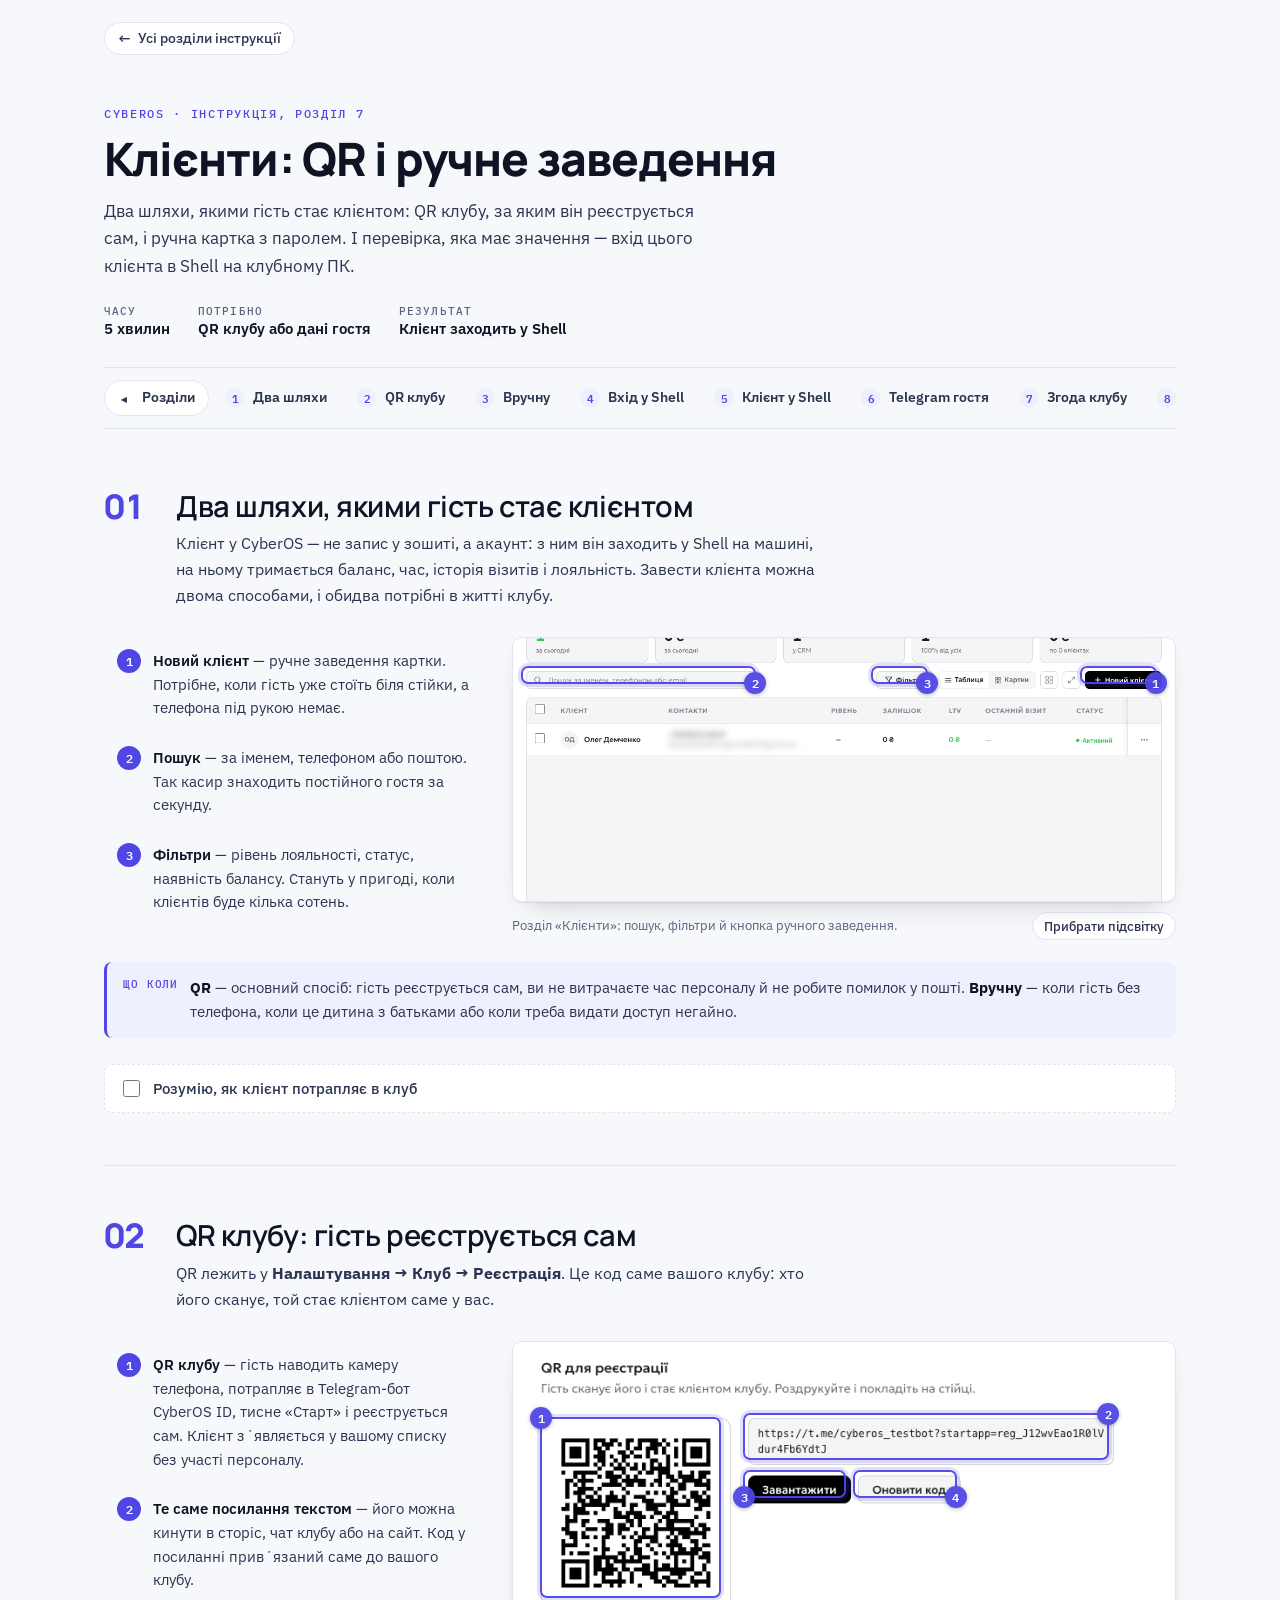
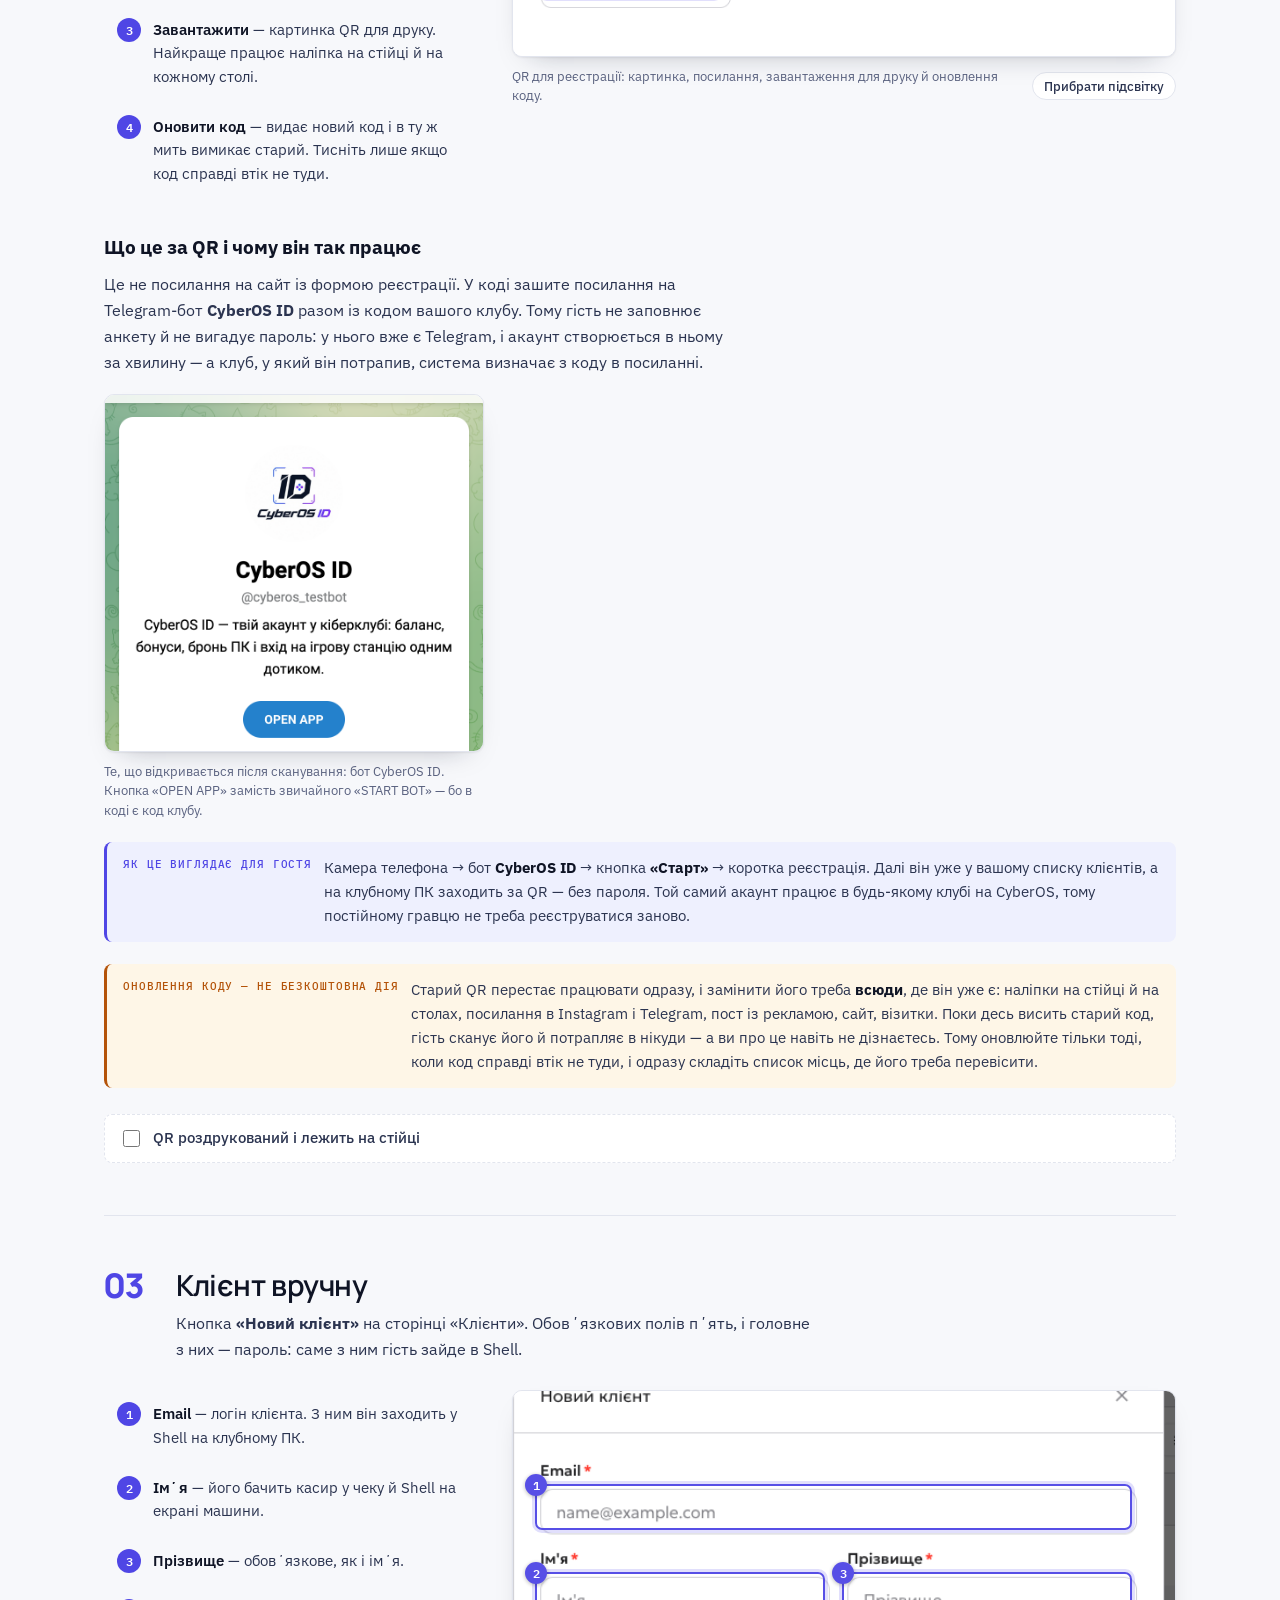
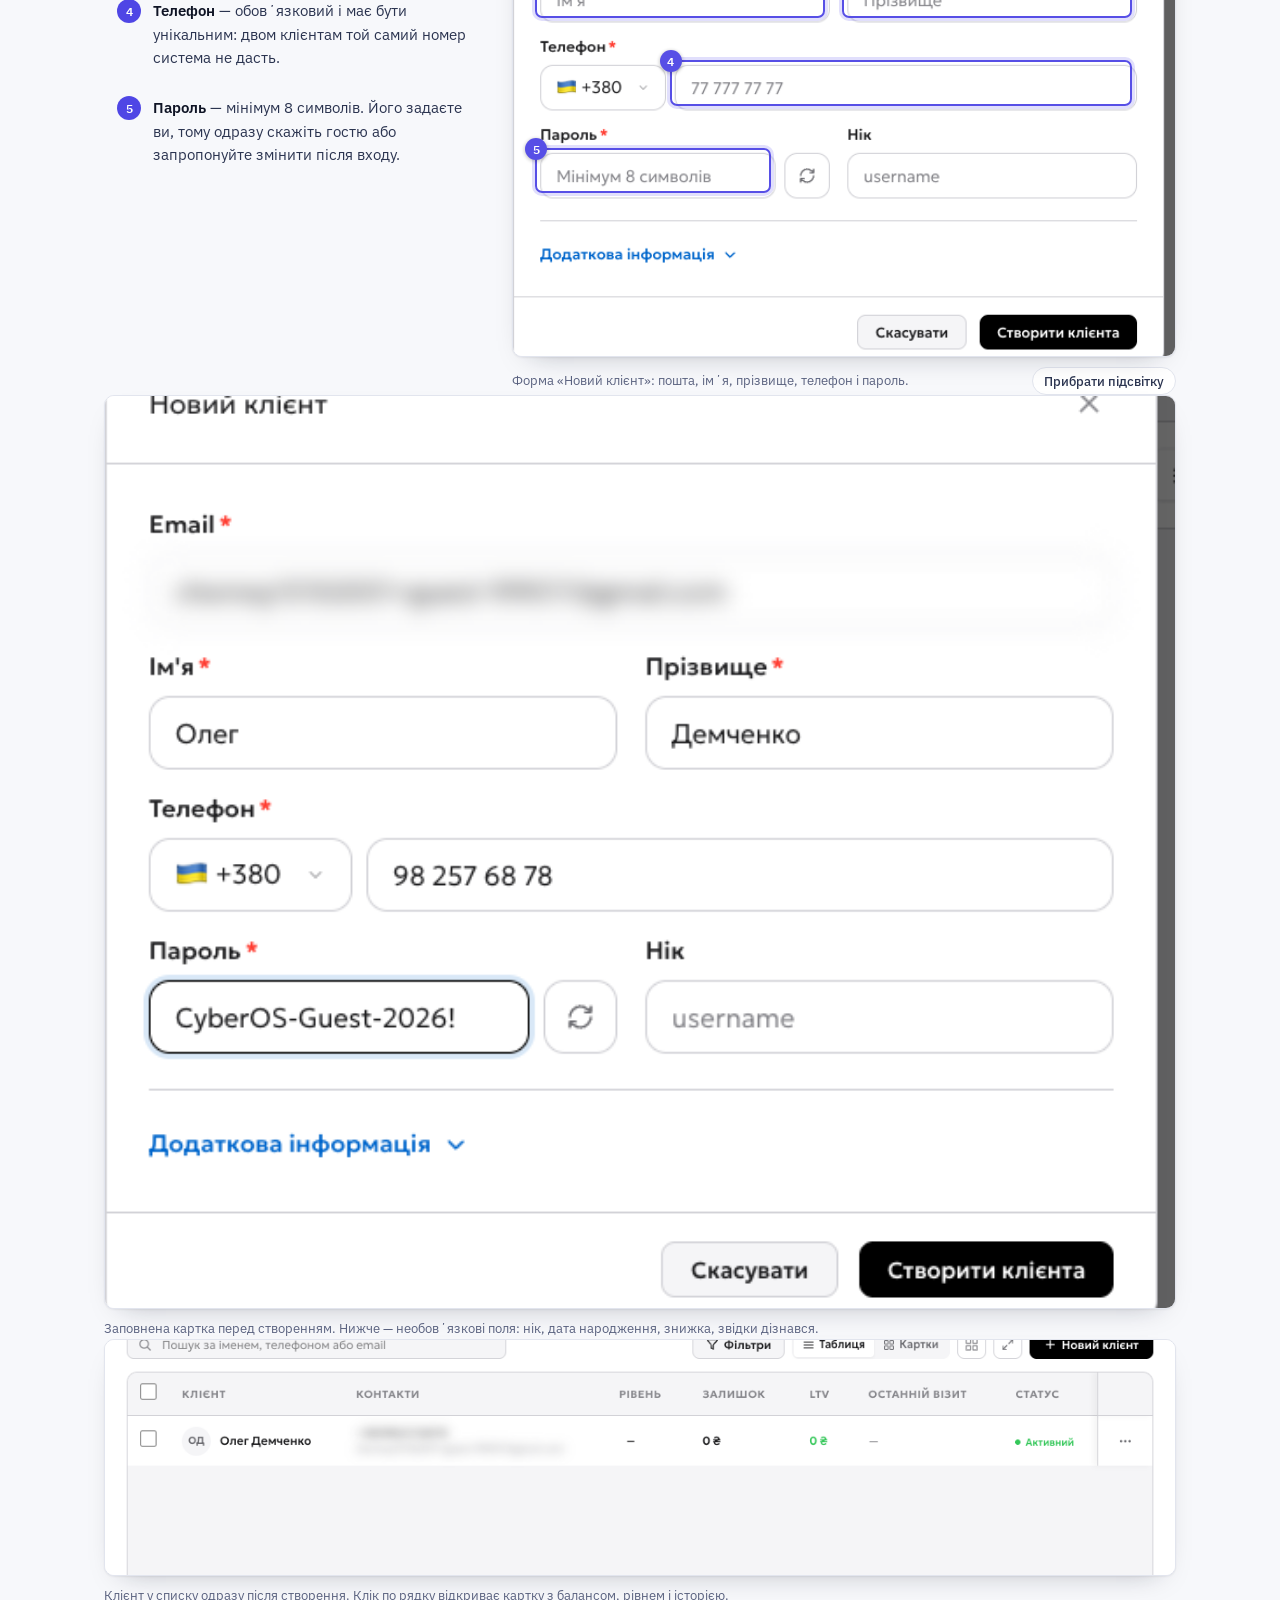
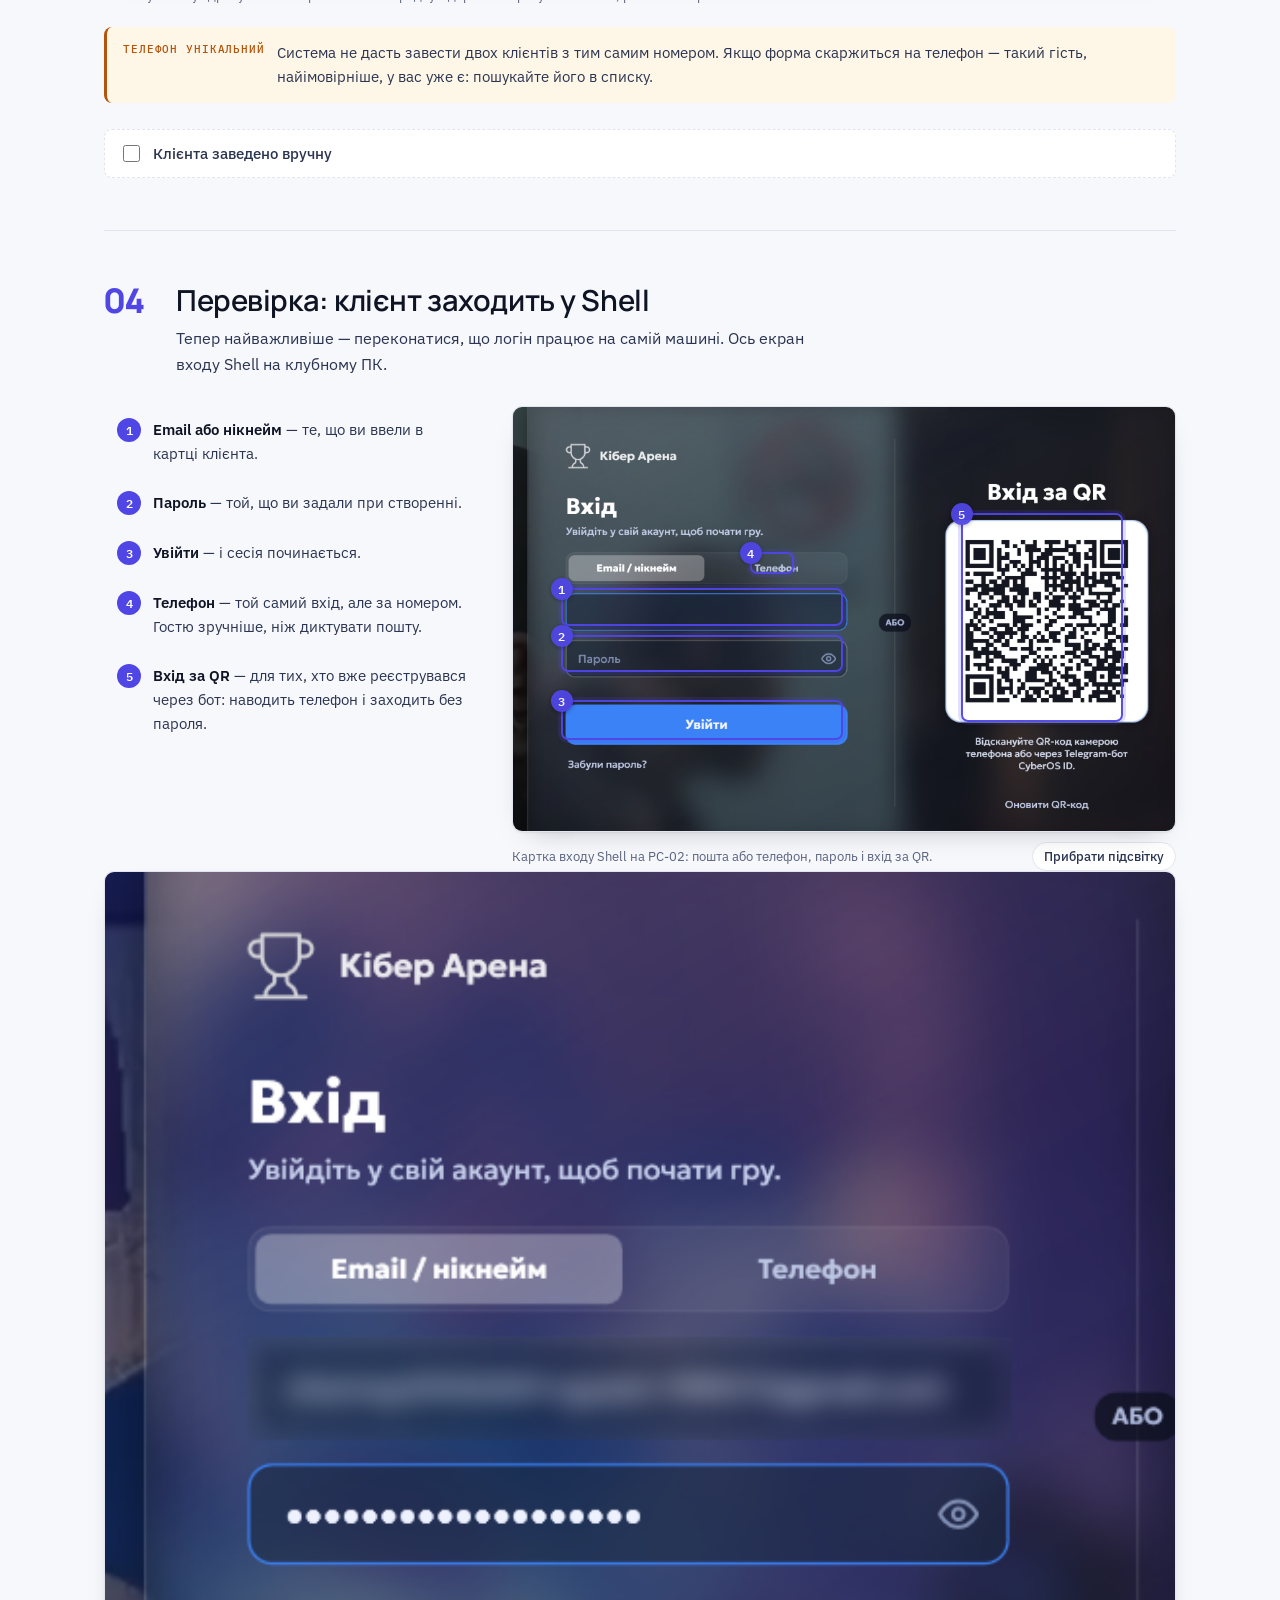
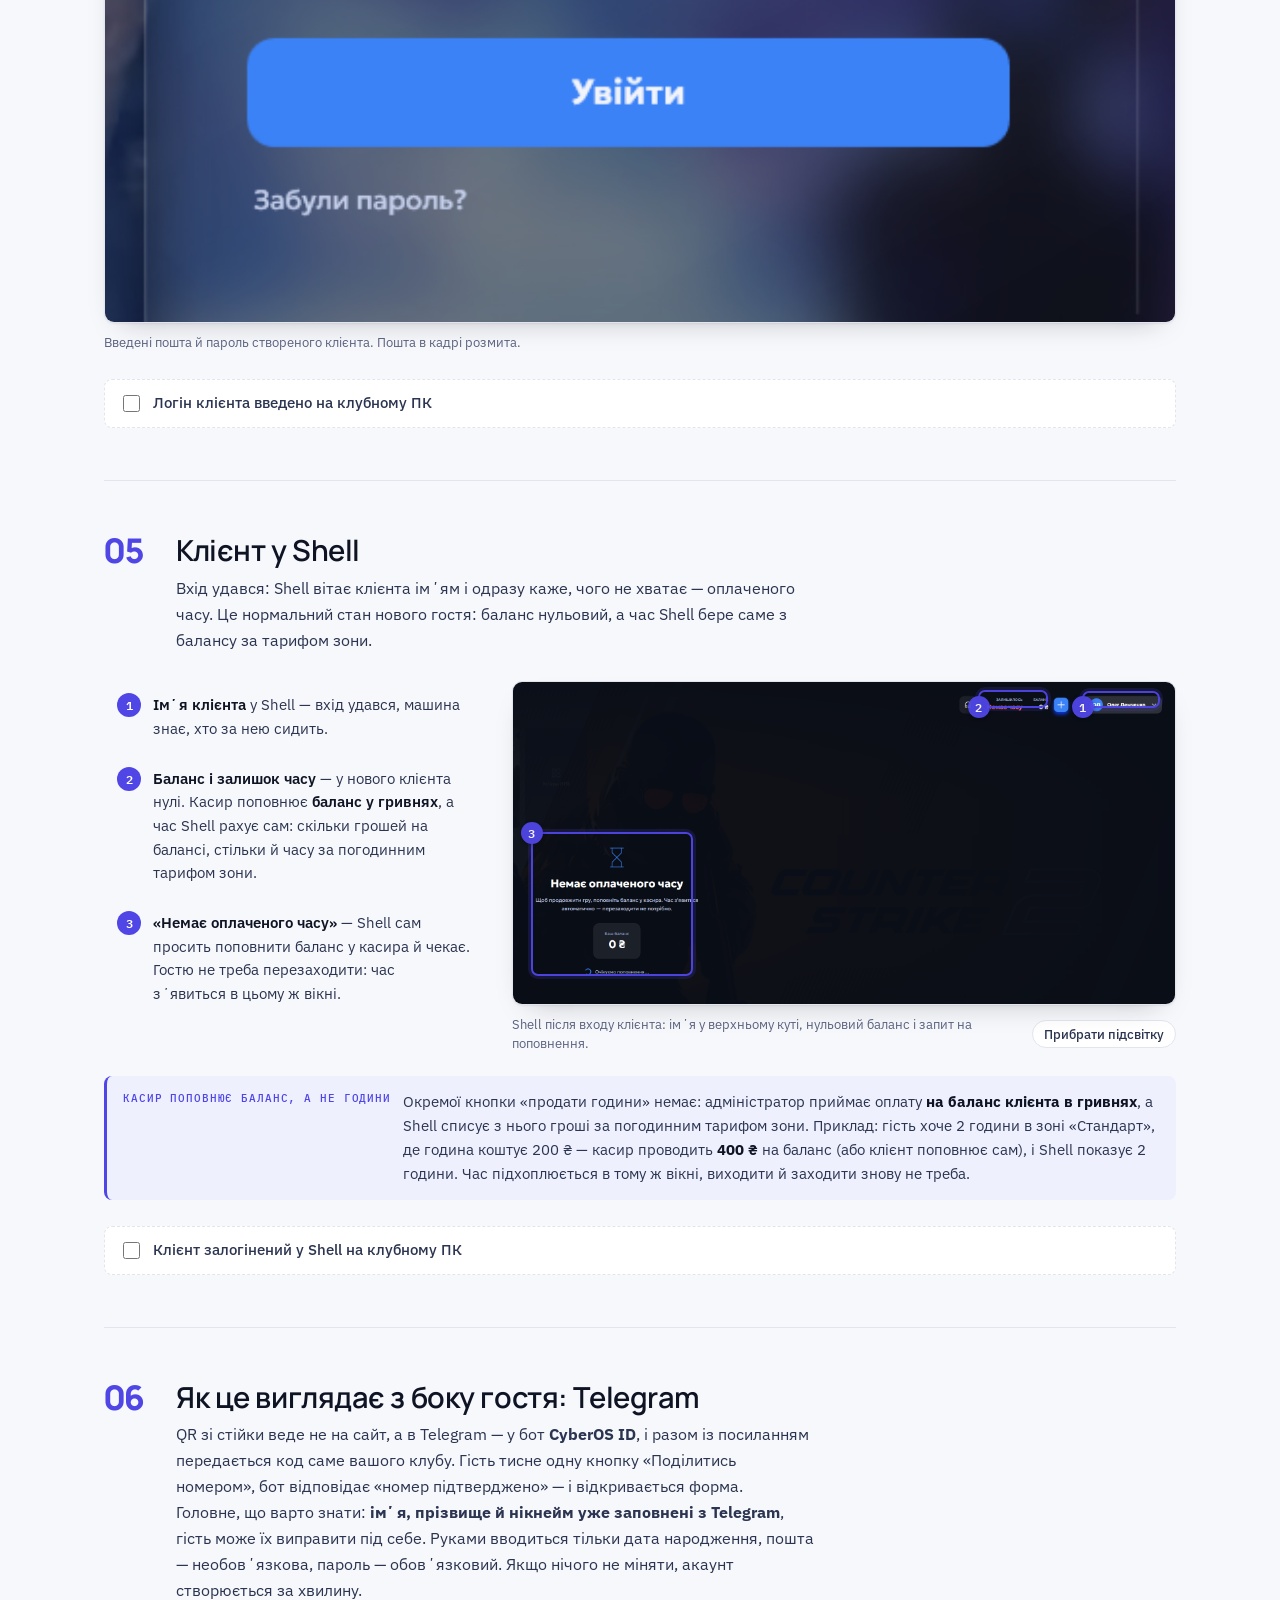
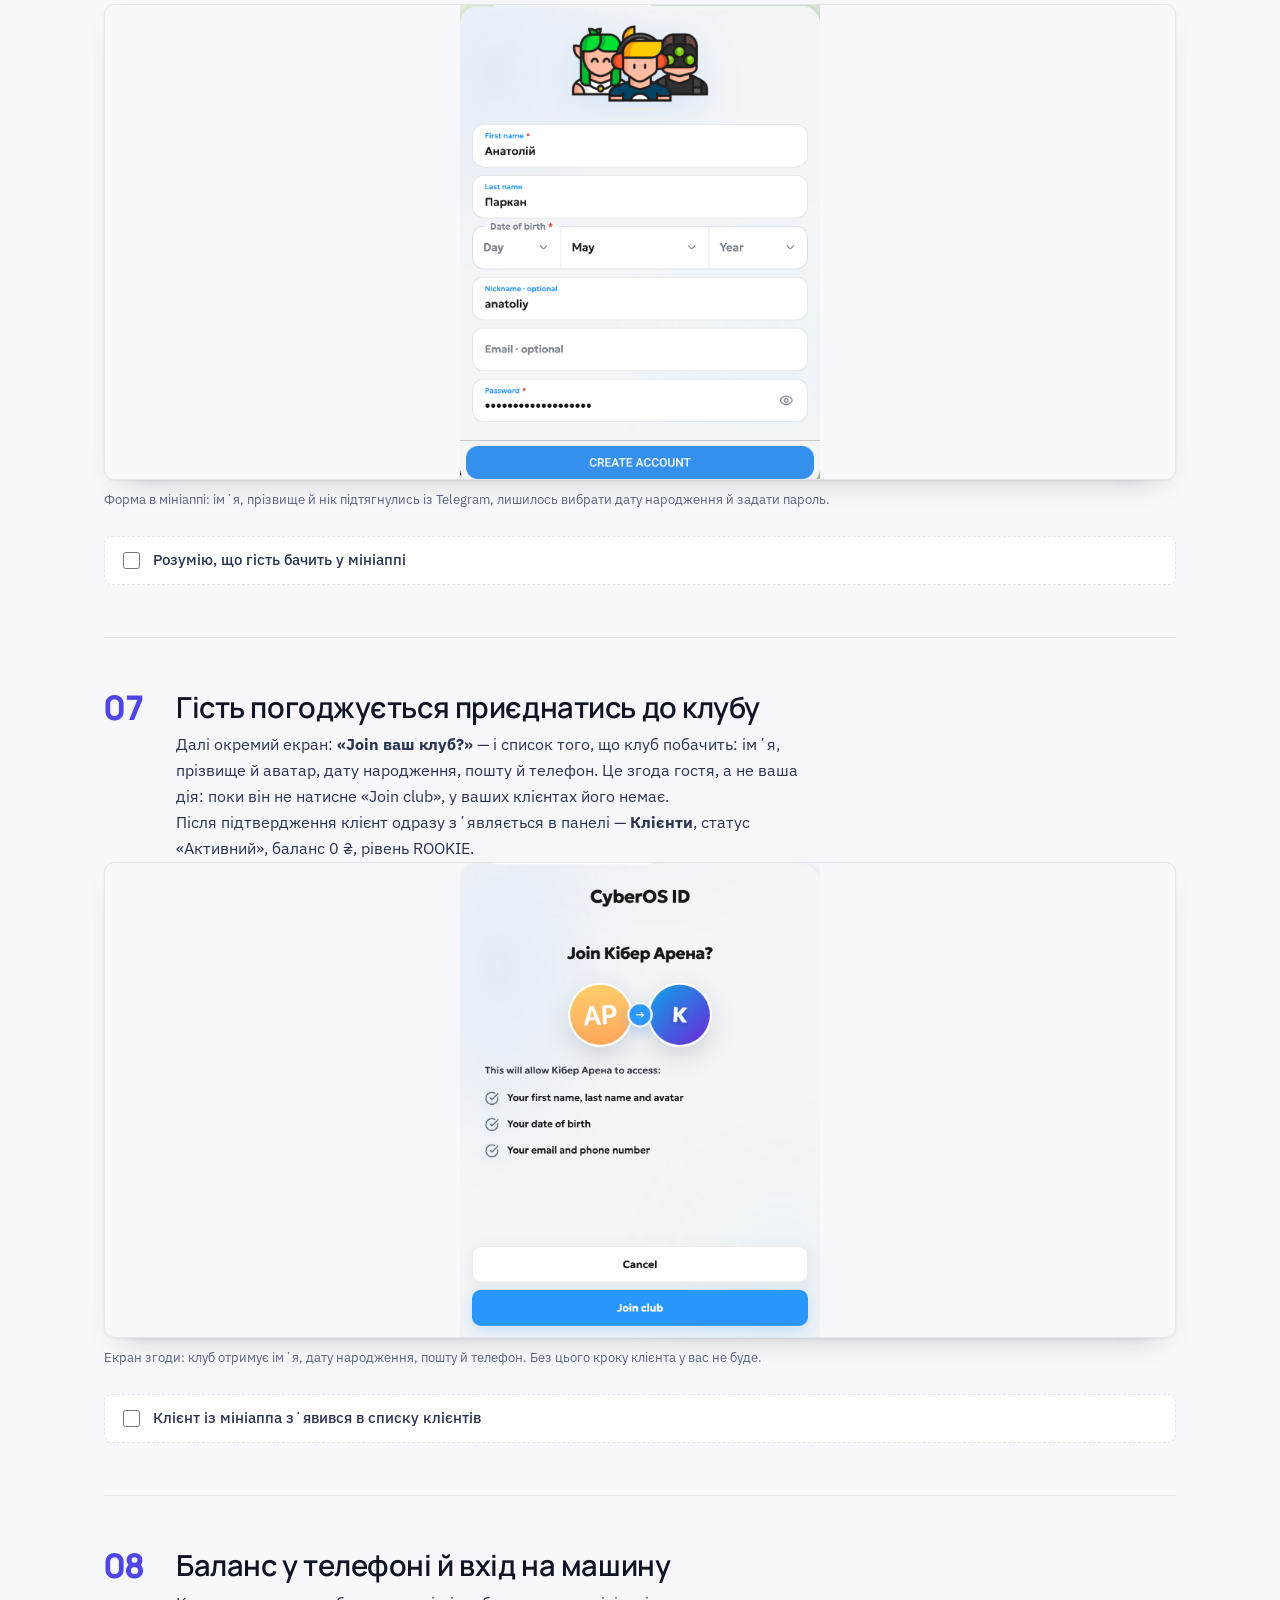
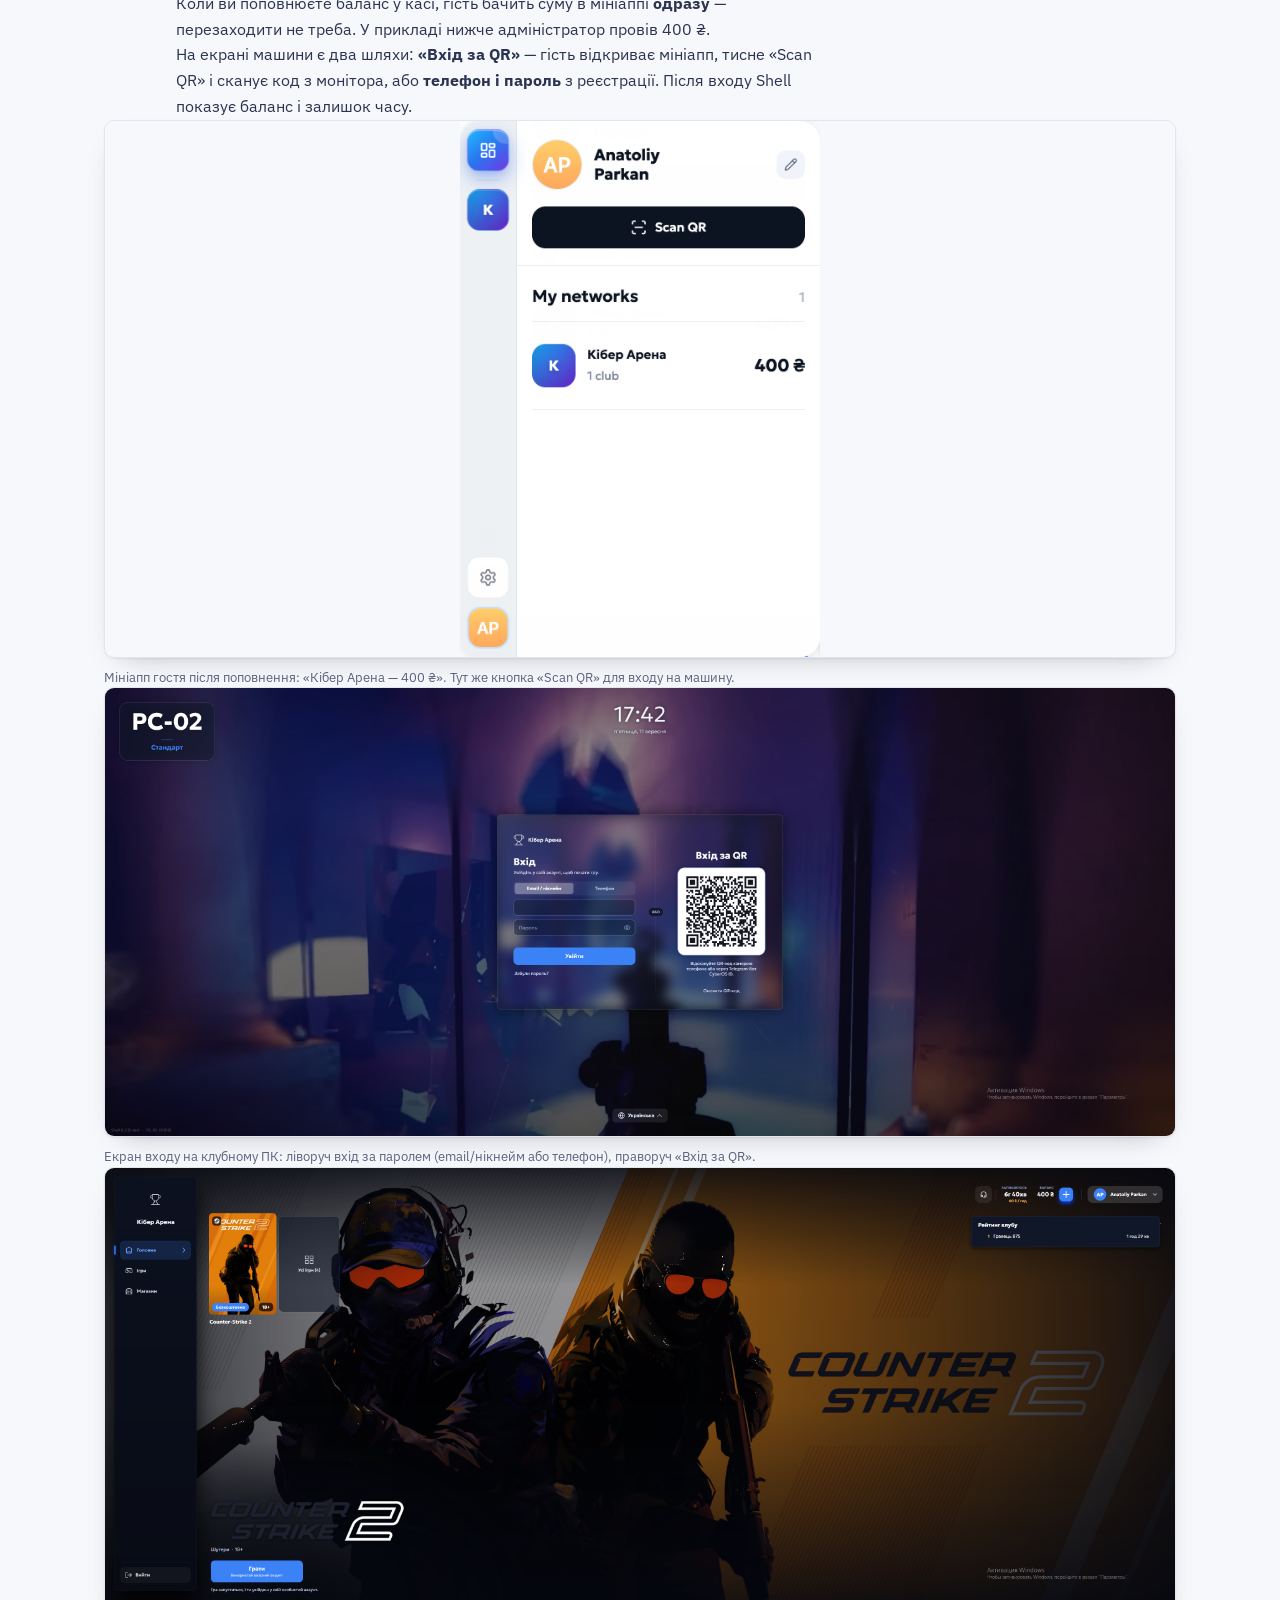
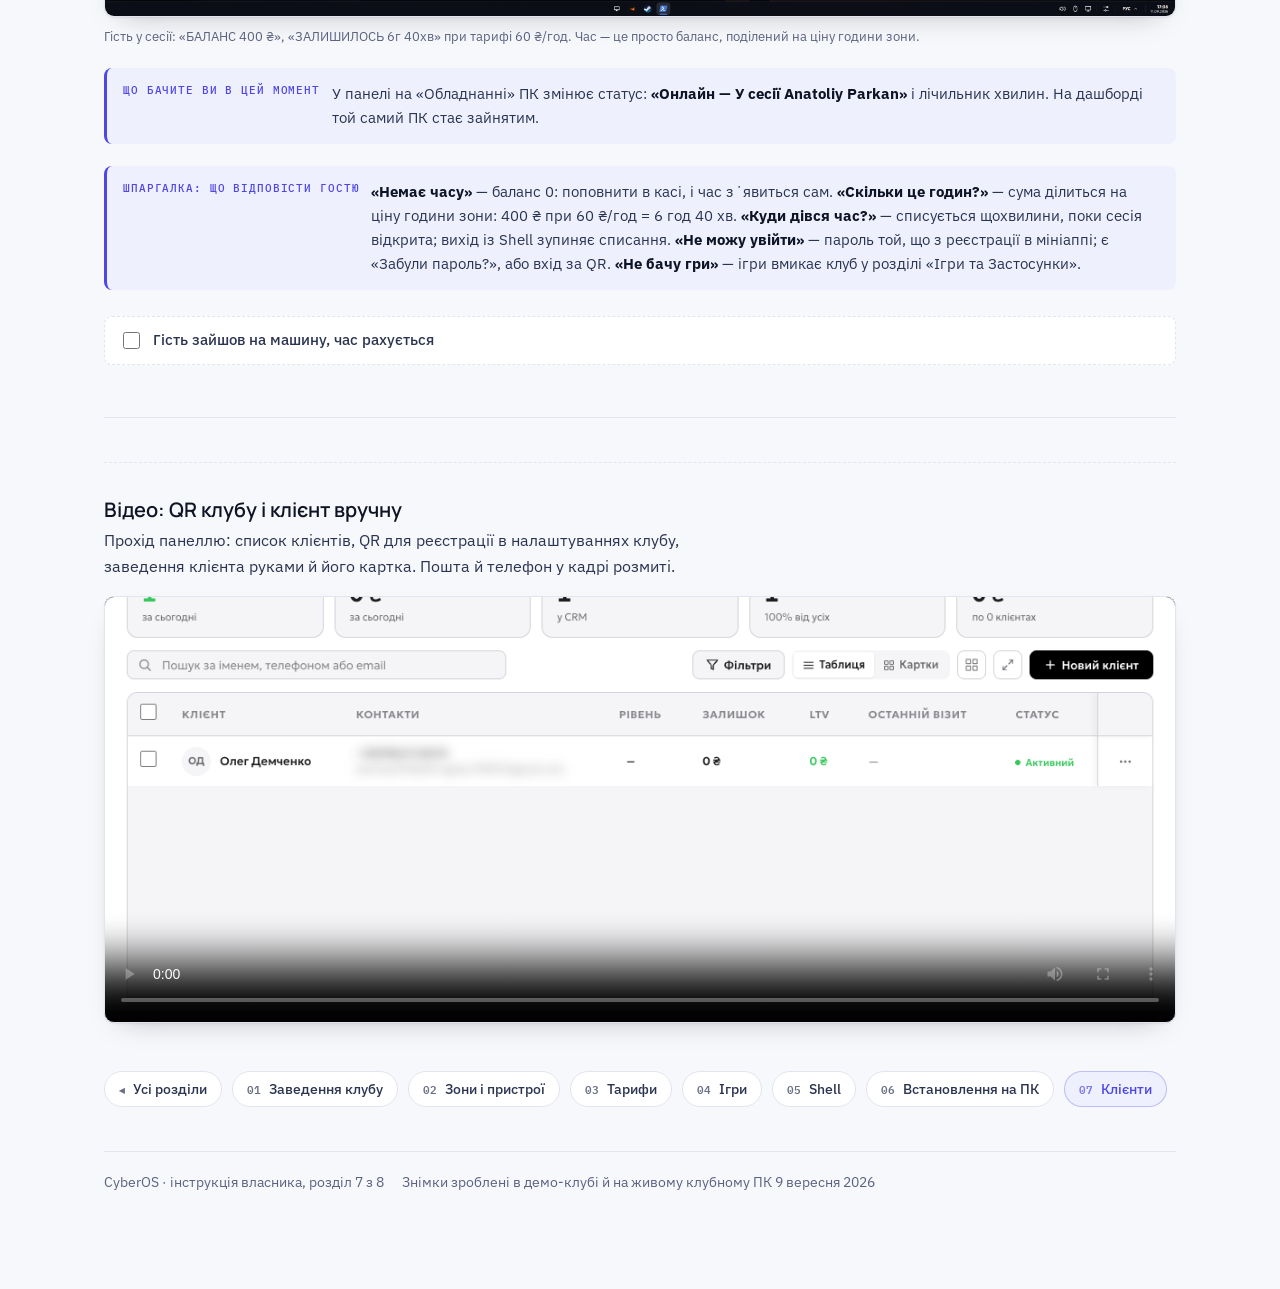
<file: instruction-07-clients.html>
<!doctype html>
<html lang="uk">
<head>
<meta charset="utf-8">
<meta name="viewport" content="width=device-width, initial-scale=1">
<meta name="color-scheme" content="light dark">
<meta name="description" content="QR клубу, ручна картка й вхід клієнта в Shell.">
<style>
  html, body { margin: 0; }
  img { max-width: 100%; }
  [hidden] { display: none !important; }
</style>
<title>Клієнти клубу</title>
<link rel="preconnect" href="https://fonts.googleapis.com">
<link rel="preconnect" href="https://fonts.gstatic.com" crossorigin>
<link rel="stylesheet" href="https://fonts.googleapis.com/css2?family=Manrope:wght@600;800&family=IBM+Plex+Sans:wght@400;500;600&family=IBM+Plex+Mono:wght@400;500&display=swap">
<style>
:root {
    --ink: #0F1425;
    --ink-2: #2B3450;
    --muted: #5A6280;
    --paper: #F7F8FB;
    --surface: #FFFFFF;
    --line: #E2E5EE;
    --accent: #4F46E5;
    --accent-soft: #EEF0FE;
    --warn: #B45309;
    --warn-soft: #FEF6E7;
    --ok: #047857;
    --ok-soft: #E9F6F1;
    --shadow: 0 1px 2px rgba(15, 20, 37, .06), 0 12px 28px -18px rgba(15, 20, 37, .35);
    --radius: 10px;
    --step-font: 'Manrope', 'Trebuchet MS', sans-serif;
    --body-font: 'IBM Plex Sans', 'Helvetica Neue', Arial, sans-serif;
    --mono-font: 'IBM Plex Mono', ui-monospace, 'SF Mono', Menlo, monospace;
  }
  @media (prefers-color-scheme: dark) {
    :root:not([data-theme="light"]) {
      --ink: #EEF1F8;
      --ink-2: #C6CCDD;
      --muted: #949CB5;
      --paper: #0B0F1A;
      --surface: #131926;
      --line: #262E42;
      --accent: #8B85F5;
      --accent-soft: #1D2237;
      --warn: #E9A23B;
      --warn-soft: #2A2113;
      --ok: #4BC299;
      --ok-soft: #12261F;
      --shadow: 0 1px 2px rgba(0, 0, 0, .5), 0 16px 34px -20px rgba(0, 0, 0, .8);
    }
  }
  :root[data-theme="dark"] {
    --ink: #EEF1F8;
    --ink-2: #C6CCDD;
    --muted: #949CB5;
    --paper: #0B0F1A;
    --surface: #131926;
    --line: #262E42;
    --accent: #8B85F5;
    --accent-soft: #1D2237;
    --warn: #E9A23B;
    --warn-soft: #2A2113;
    --ok: #4BC299;
    --ok-soft: #12261F;
    --shadow: 0 1px 2px rgba(0, 0, 0, .5), 0 16px 34px -20px rgba(0, 0, 0, .8);
  }

  * { box-sizing: border-box; }
  body {
    margin: 0;
    background: var(--paper);
    color: var(--ink);
    font: 400 16px/1.62 var(--body-font);
    -webkit-font-smoothing: antialiased;
  }
  .wrap { max-width: 1120px; margin: 0 auto; padding: 0 24px 96px; }

  /* ── шапка ─────────────────────────────────────────────── */
  .masthead { padding: 56px 0 28px; border-bottom: 1px solid var(--line); }
  .kicker {
    font: 500 12px/1 var(--mono-font);
    letter-spacing: .14em;
    text-transform: uppercase;
    color: var(--accent);
    margin: 0 0 14px;
  }
  h1 {
    font: 800 clamp(32px, 5vw, 46px)/1.08 var(--step-font);
    letter-spacing: -.02em;
    margin: 0 0 14px;
    text-wrap: balance;
  }
  .lede { margin: 0; max-width: 62ch; color: var(--ink-2); font-size: 17px; }
  .facts {
    display: flex; flex-wrap: wrap; gap: 10px 28px;
    margin: 26px 0 0; padding: 0; list-style: none;
  }
  .facts div { display: flex; flex-direction: column; gap: 2px; }
  .facts dt { font: 500 11px/1 var(--mono-font); letter-spacing: .1em; text-transform: uppercase; color: var(--muted); }
  .facts dd { margin: 0; font: 600 15px/1.3 var(--body-font); }

  /* ── навігація кроків ──────────────────────────────────── */
  .rail {
    position: sticky; top: 0; z-index: 20;
    display: flex; gap: 6px; align-items: center;
    padding: 12px 0; margin-bottom: 8px;
    background: color-mix(in srgb, var(--paper) 92%, transparent);
    backdrop-filter: blur(8px);
    border-bottom: 1px solid var(--line);
    overflow-x: auto;
  }
  .rail a {
    flex: 0 0 auto;
    display: inline-flex; align-items: center; gap: 8px;
    padding: 7px 13px 7px 9px;
    border-radius: 999px;
    color: var(--ink-2); text-decoration: none;
    font: 600 13.5px/1 var(--body-font);
    border: 1px solid transparent;
  }
  .rail a:hover, .rail a:focus-visible { background: var(--accent-soft); color: var(--accent); outline: none; }
  .rail a.rail-home { border-color: var(--line); background: var(--surface); }
  .rail a.rail-home i { background: none; color: var(--ink-2); }
  .rail a.done { color: var(--ok); }
  .rail a i {
    display: grid; place-items: center;
    width: 20px; height: 20px; border-radius: 50%;
    background: var(--accent-soft); color: var(--accent);
    font: 600 11px/1 var(--mono-font); font-style: normal;
  }
  .rail a.done i { background: var(--ok-soft); color: var(--ok); }

  /* ── крок ──────────────────────────────────────────────── */
  .step { padding: 52px 0; border-bottom: 1px solid var(--line); scroll-margin-top: 68px; }
  .step:last-of-type { border-bottom: 0; }
  .step-head { display: grid; grid-template-columns: 54px 1fr; gap: 18px; align-items: start; }
  .step-num {
    font: 800 34px/1 var(--step-font);
    color: var(--accent);
    letter-spacing: -.03em;
    font-variant-numeric: tabular-nums;
  }
  .step h2 { font: 600 clamp(23px, 3vw, 29px)/1.2 var(--step-font); margin: 0 0 8px; letter-spacing: -.015em; text-wrap: balance; }
  .step-head p { margin: 0; color: var(--ink-2); max-width: 64ch; }
  .step-body { margin-top: 28px; display: grid; grid-template-columns: minmax(300px, 380px) 1fr; gap: 28px; align-items: start; }
  @media (max-width: 900px) { .step-body { grid-template-columns: 1fr; } }

  /* ── підказки ──────────────────────────────────────────── */
  .hints { margin: 0; padding: 0; list-style: none; display: flex; flex-direction: column; gap: 2px; }
  .hints li {
    display: grid; grid-template-columns: 24px 1fr; gap: 12px;
    padding: 11px 12px; border-radius: 8px;
    border: 1px solid transparent;
    cursor: default;
    transition: background .14s ease, border-color .14s ease;
  }
  .hints li:hover, .hints li.on { background: var(--accent-soft); border-color: color-mix(in srgb, var(--accent) 28%, transparent); }
  .hint-num {
    display: grid; place-items: center;
    width: 24px; height: 24px; border-radius: 50%;
    background: var(--accent); color: #fff;
    font: 600 12px/1 var(--mono-font);
  }
  .hint-text { font-size: 14.6px; color: var(--ink-2); }
  .hint-text b { color: var(--ink); font-weight: 600; }

  /* ── скріншот з рамками ────────────────────────────────── */
  figure { margin: 0; }
  .shot {
    position: relative;
    border: 1px solid var(--line); border-radius: var(--radius);
    background: var(--surface); box-shadow: var(--shadow);
    overflow: hidden;
  }
  .shot img { display: block; width: 100%; height: auto; }
  .spot {
    position: absolute;
    margin: -5px 0 0 -5px; padding: 5px;
    width: auto; background: transparent;
    border: 2px solid var(--accent); border-radius: 7px;
    box-shadow: 0 0 0 3px color-mix(in srgb, var(--accent) 18%, transparent);
    cursor: pointer; opacity: .95;
    transition: box-shadow .14s ease, transform .14s ease;
  }
  .spot:hover, .spot.on { box-shadow: 0 0 0 6px color-mix(in srgb, var(--accent) 30%, transparent); transform: scale(1.015); }
  .spot:focus-visible { outline: 3px solid var(--warn); outline-offset: 3px; }
  .spot-num {
    position: absolute; top: -12px; left: -12px;
    display: grid; place-items: center;
    width: 22px; height: 22px; border-radius: 50%;
    background: var(--accent); color: #fff;
    font: 600 12px/1 var(--mono-font);
    box-shadow: 0 1px 4px rgba(0, 0, 0, .3);
  }
  .spot-num.tr { left: auto; right: -12px; }
  .spot-num.bl { top: auto; bottom: -12px; }
  .spot-num.br { top: auto; bottom: -12px; left: auto; right: -12px; }
  .shot.bare .spot { opacity: 0; pointer-events: none; }
  .shot-bar {
    display: flex; align-items: center; justify-content: space-between; gap: 12px;
    margin-top: 10px;
  }
  figcaption { font: 400 13px/1.5 var(--body-font); color: var(--muted); }
  .toggle {
    flex: 0 0 auto;
    display: inline-flex; align-items: center; gap: 7px;
    font: 500 12.5px/1 var(--body-font); color: var(--ink-2);
    padding: 7px 11px; border: 1px solid var(--line); border-radius: 999px;
    background: var(--surface); cursor: pointer;
  }
  .toggle:hover { border-color: var(--accent); color: var(--accent); }

  /* ── плашки ────────────────────────────────────────────── */
  .note {
    display: grid; grid-template-columns: auto 1fr; gap: 12px;
    margin: 22px 0 0; padding: 14px 16px;
    border-radius: 8px; font-size: 14.8px;
    border-left: 3px solid var(--accent); background: var(--accent-soft); color: var(--ink-2);
  }
  .note b { color: var(--ink); }
  .note--warn { border-left-color: var(--warn); background: var(--warn-soft); }
  .note--ok { border-left-color: var(--ok); background: var(--ok-soft); }
  .note-tag { font: 500 11px/1.5 var(--mono-font); letter-spacing: .08em; text-transform: uppercase; color: var(--warn); }
  .note--ok .note-tag { color: var(--ok); }
  .note:not(.note--warn):not(.note--ok) .note-tag { color: var(--accent); }
  code {
    font: 400 .92em/1.4 var(--mono-font);
    background: color-mix(in srgb, var(--ink) 7%, transparent);
    padding: .12em .38em; border-radius: 4px;
    word-break: break-word;
  }

  /* ── лист ──────────────────────────────────────────────── */
  .letter { display: grid; grid-template-columns: minmax(240px, 320px) 1fr; gap: 26px; align-items: start; margin-top: 26px; }
  @media (max-width: 900px) { .letter { grid-template-columns: 1fr; } }
  .letter-meta { margin: 0; display: flex; flex-direction: column; gap: 14px; }
  .letter-meta div { display: grid; gap: 3px; }
  .letter-meta dt { font: 500 11px/1 var(--mono-font); letter-spacing: .1em; text-transform: uppercase; color: var(--muted); }
  .letter-meta dd { margin: 0; font: 500 14.5px/1.45 var(--body-font); }
  .letter-shot { border: 1px solid var(--line); border-radius: var(--radius); overflow: hidden; background: var(--surface); box-shadow: var(--shadow); max-height: 460px; overflow-y: auto; }
  .letter-shot img { display: block; width: 100%; height: auto; }

  /* ── відео ─────────────────────────────────────────────── */
  .video-block { scroll-margin-top: 68px; margin-top: 44px; padding-top: 34px; border-top: 1px dashed var(--line); }
  .video-block h3 { font: 600 20px/1.25 var(--step-font); margin: 0 0 6px; }
  .video-block p { margin: 0 0 16px; color: var(--ink-2); max-width: 62ch; }
  video { width: 100%; border-radius: var(--radius); border: 1px solid var(--line); background: #000; box-shadow: var(--shadow); }

  /* ── чекліст ───────────────────────────────────────────── */
  .check {
    display: flex; align-items: center; gap: 10px;
    margin-top: 26px; padding: 12px 14px;
    border: 1px dashed var(--line); border-radius: 8px;
    font: 500 14.5px/1 var(--body-font); color: var(--ink-2);
    cursor: pointer; user-select: none;
    background: var(--surface);
  }
  .check input { width: 17px; height: 17px; accent-color: var(--ok); cursor: pointer; }
  .check.done { border-style: solid; border-color: var(--ok); color: var(--ok); background: var(--ok-soft); }

  /* ── фінал ─────────────────────────────────────────────── */
  .next { margin-top: 52px; padding: 30px; border: 1px solid var(--line); border-radius: var(--radius); background: var(--surface); box-shadow: var(--shadow); }
  .next h2 { font: 600 24px/1.2 var(--step-font); margin: 0 0 8px; }
  .next p { margin: 0 0 18px; color: var(--ink-2); max-width: 64ch; }
  .next ol { margin: 0; padding-left: 22px; display: grid; gap: 8px; color: var(--ink-2); }
  .next ol b { color: var(--ink); }
  footer { margin-top: 44px; padding-top: 20px; border-top: 1px solid var(--line); color: var(--muted); font-size: 13.5px; display: flex; flex-wrap: wrap; gap: 6px 18px; }
  @media (prefers-reduced-motion: reduce) { * { transition: none !important; animation: none !important; } }

  /* ── повернення на головну ─────────────────────────────── */
  .home-link {
    display: inline-flex; align-items: center; gap: 7px; margin: 22px 0 -8px;
    padding: 8px 13px; border: 1px solid var(--line); border-radius: 999px;
    background: var(--surface); color: var(--ink-2); text-decoration: none;
    font: 500 13.5px/1 var(--body-font);
  }
  .home-link:hover, .home-link:focus-visible { border-color: var(--accent); color: var(--accent); outline: none; }
  .home-link span { font-size: 15px; line-height: 1; }

  /* ── навігація між розділами ───────────────────────────── */
  .chapters { display: flex; flex-wrap: wrap; gap: 10px; margin-top: 40px; }
  .chapters a {
    display: inline-flex; align-items: center; gap: 8px;
    padding: 10px 14px; border: 1px solid var(--line); border-radius: 999px;
    background: var(--surface); color: var(--ink-2); text-decoration: none;
    font: 500 14px/1 var(--body-font);
  }
  .chapters a:hover, .chapters a:focus-visible { border-color: var(--accent); color: var(--accent); outline: none; }
  .chapters a.current { background: var(--accent-soft); border-color: color-mix(in srgb, var(--accent) 30%, transparent); color: var(--accent); }
  .chapters i { font-style: normal; font: 600 11px/1 var(--mono-font); opacity: .7; }

</style>

</head>
<body>
<div class="wrap">
  <a class="home-link" href="index.html"><span>&#8592;</span>Усі розділи інструкції</a>
  <header class="masthead">
    <p class="kicker">CyberOS · інструкція, розділ 7</p>
    <h1>Клієнти: QR і ручне заведення</h1>
    <p class="lede">Два шляхи, якими гість стає клієнтом: QR клубу, за яким він реєструється сам, і ручна картка з паролем. І перевірка, яка має значення — вхід цього клієнта в Shell на клубному ПК.</p>
    <dl class="facts">
      <div><dt>Часу</dt><dd>5 хвилин</dd></div>
      <div><dt>Потрібно</dt><dd>QR клубу або дані гостя</dd></div>
      <div><dt>Результат</dt><dd>Клієнт заходить у Shell</dd></div>
    </dl>
  </header>

  <nav class="rail" aria-label="Кроки розділу">
    <a class="rail-home" href="index.html"><i>&#9666;</i>Розділи</a>
    <a href="#step-1" data-rail=1><i>1</i>Два шляхи</a>
    <a href="#step-2" data-rail=2><i>2</i>QR клубу</a>
    <a href="#step-3" data-rail=3><i>3</i>Вручну</a>
    <a href="#step-4" data-rail=4><i>4</i>Вхід у Shell</a>
    <a href="#step-5" data-rail=5><i>5</i>Клієнт у Shell</a>
    <a href="#step-6" data-rail=6><i>6</i>Telegram гостя</a>
    <a href="#step-7" data-rail=7><i>7</i>Згода клубу</a>
    <a href="#step-8" data-rail=8><i>8</i>Баланс і вхід</a>
    <a href="#video"><i>▶</i>Відео проходу</a>
  </nav>

  <main>
    <style>
      /* кадри мініаппа — вертикальні, тримаємо їх у «телефонній» ширині;
         фігурні дужки подвоєні, бо блок усередині f-рядка */
      #shot-76-tg-form img, #shot-77-tg-join img, #shot-78-tg-balance img { max-width: 360px; margin: 0 auto; display: block }
      #shot-76-tg-form, #shot-77-tg-join, #shot-78-tg-balance { background: transparent }
    </style>
    <section class="step" id="step-1">
      <div class="step-head">
        <span class="step-num">01</span>
        <div>
          <h2>Два шляхи, якими гість стає клієнтом</h2>
          <p>
            Клієнт у CyberOS — не запис у зошиті, а акаунт: з ним він заходить у Shell на
            машині, на ньому тримається баланс, час, історія візитів і лояльність.
            Завести клієнта можна двома способами, і обидва потрібні в житті клубу.
          </p>
        </div>
      </div>
      <div class="step-body">
        <ol class="hints" data-shot="71-clients"><li data-key="71-clients:new"><span class="hint-num">1</span><span class="hint-text"><b>Новий клієнт</b> — ручне заведення картки. Потрібне, коли гість уже стоїть біля стійки, а телефона під рукою немає.</span></li>
<li data-key="71-clients:search"><span class="hint-num">2</span><span class="hint-text"><b>Пошук</b> — за іменем, телефоном або поштою. Так касир знаходить постійного гостя за секунду.</span></li>
<li data-key="71-clients:filters"><span class="hint-num">3</span><span class="hint-text"><b>Фільтри</b> — рівень лояльності, статус, наявність балансу. Стануть у пригоді, коли клієнтів буде кілька сотень.</span></li></ol>
        <figure>
          <div class="shot" id="shot-71-clients">
            <img src="shots/crop-71-clients.png" alt="Розділ «Клієнти»: пошук, фільтри й кнопка ручного заведення.">
            <button class="spot" data-key="71-clients:new" style="left:86.402%;top:12.553%;width:11.571%;height:6.809%" aria-label="new"><span class="spot-num br">1</span></button>
<button class="spot" data-key="71-clients:search" style="left:2.027%;top:12.553%;width:35.473%;height:6.809%" aria-label="search"><span class="spot-num br">2</span></button>
<button class="spot" data-key="71-clients:filters" style="left:54.899%;top:12.553%;width:8.615%;height:6.809%" aria-label="filters"><span class="spot-num br">3</span></button>
          </div>
          <div class="shot-bar"><figcaption>Розділ «Клієнти»: пошук, фільтри й кнопка ручного заведення.</figcaption><button class="toggle" type="button" data-toggle="shot-71-clients">Прибрати підсвітку</button></div>
        </figure>
      </div>
      <div class="note"><span class="note-tag">Що коли</span><span><b>QR</b> — основний спосіб: гість реєструється сам, ви не витрачаєте час персоналу й не робите помилок у пошті. <b>Вручну</b> — коли гість без телефона, коли це дитина з батьками або коли треба видати доступ негайно.</span></div>
      <label class="check"><input type="checkbox" data-step="1"> Розумію, як клієнт потрапляє в клуб</label>
    </section>

    <section class="step" id="step-2">
      <div class="step-head">
        <span class="step-num">02</span>
        <div>
          <h2>QR клубу: гість реєструється сам</h2>
          <p>
            QR лежить у <b>Налаштування → Клуб → Реєстрація</b>. Це код саме вашого клубу:
            хто його сканує, той стає клієнтом саме у вас.
          </p>
        </div>
      </div>
      <div class="step-body">
        <ol class="hints" data-shot="72-club-qr"><li data-key="72-club-qr:qr"><span class="hint-num">1</span><span class="hint-text"><b>QR клубу</b> — гість наводить камеру телефона, потрапляє в Telegram-бот CyberOS ID, тисне «Старт» і реєструється сам. Клієнт зʼявляється у вашому списку без участі персоналу.</span></li>
<li data-key="72-club-qr:link"><span class="hint-num">2</span><span class="hint-text"><b>Те саме посилання текстом</b> — його можна кинути в сторіс, чат клубу або на сайт. Код у посиланні привʼязаний саме до вашого клубу.</span></li>
<li data-key="72-club-qr:download"><span class="hint-num">3</span><span class="hint-text"><b>Завантажити</b> — картинка QR для друку. Найкраще працює наліпка на стійці й на кожному столі.</span></li>
<li data-key="72-club-qr:refresh"><span class="hint-num">4</span><span class="hint-text"><b>Оновити код</b> — видає новий код і в ту ж мить вимикає старий. Тисніть лише якщо код справді втік не туди.</span></li></ol>
        <figure>
          <div class="shot" id="shot-72-club-qr">
            <img src="shots/crop-72-club-qr.png" alt="QR для реєстрації: картинка, посилання, завантаження для друку й оновлення коду.">
            <button class="spot" data-key="72-club-qr:qr" style="left:4.868%;top:25.556%;width:27.368%;height:57.778%" aria-label="qr"><span class="spot-num ">1</span></button>
<button class="spot" data-key="72-club-qr:link" style="left:35.526%;top:24.167%;width:55.263%;height:15.000%" aria-label="link"><span class="spot-num tr">2</span></button>
<button class="spot" data-key="72-club-qr:download" style="left:35.526%;top:42.500%;width:15.526%;height:8.889%" aria-label="download"><span class="spot-num bl">3</span></button>
<button class="spot" data-key="72-club-qr:refresh" style="left:52.105%;top:42.500%;width:15.658%;height:8.889%" aria-label="refresh"><span class="spot-num br">4</span></button>
          </div>
          <div class="shot-bar"><figcaption>QR для реєстрації: картинка, посилання, завантаження для друку й оновлення коду.</figcaption><button class="toggle" type="button" data-toggle="shot-72-club-qr">Прибрати підсвітку</button></div>
        </figure>
      </div>
      <h3 style="margin:34px 0 10px">Що це за QR і чому він так працює</h3>
      <p style="max-width:62ch;color:var(--ink-2);margin:0 0 18px">
        Це не посилання на сайт із формою реєстрації. У коді зашите посилання на
        Telegram-бот <b>CyberOS ID</b> разом із кодом вашого клубу. Тому гість не
        заповнює анкету й не вигадує пароль: у нього вже є Telegram, і акаунт
        створюється в ньому за хвилину — а клуб, у який він потрапив, система
        визначає з коду в посиланні.
      </p>
      <div style="max-width:380px">
        <figure>
          <div class="shot bare" id="shot-81-bot-app">
            <img src="shots/crop-81-bot-app.png" alt="Те, що відкривається після сканування: бот CyberOS ID. Кнопка «OPEN APP» замість звичайного «START BOT» — бо в коді є код клубу.">
            
          </div>
          <div class="shot-bar"><figcaption>Те, що відкривається після сканування: бот CyberOS ID. Кнопка «OPEN APP» замість звичайного «START BOT» — бо в коді є код клубу.</figcaption></div>
        </figure>
      </div>
      <div class="note"><span class="note-tag">Як це виглядає для гостя</span><span>Камера телефона → бот <b>CyberOS ID</b> → кнопка <b>«Старт»</b> → коротка реєстрація. Далі він уже у вашому списку клієнтів, а на клубному ПК заходить за QR — без пароля. Той самий акаунт працює в будь-якому клубі на CyberOS, тому постійному гравцю не треба реєструватися заново.</span></div>
      <div class="note note--warn"><span class="note-tag">Оновлення коду — не безкоштовна дія</span><span>Старий QR перестає працювати одразу, і замінити його треба <b>всюди</b>, де він уже є: наліпки на стійці й на столах, посилання в Instagram і Telegram, пост із рекламою, сайт, візитки. Поки десь висить старий код, гість сканує його й потрапляє в нікуди — а ви про це навіть не дізнаєтесь. Тому оновлюйте тільки тоді, коли код справді втік не туди, і одразу складіть список місць, де його треба перевісити.</span></div>
      <label class="check"><input type="checkbox" data-step="2"> QR роздрукований і лежить на стійці</label>
    </section>

    <section class="step" id="step-3">
      <div class="step-head">
        <span class="step-num">03</span>
        <div>
          <h2>Клієнт вручну</h2>
          <p>
            Кнопка <b>«Новий клієнт»</b> на сторінці «Клієнти». Обовʼязкових полів пʼять,
            і головне з них — пароль: саме з ним гість зайде в Shell.
          </p>
        </div>
      </div>
      <div class="step-body">
        <ol class="hints" data-shot="73-client-form"><li data-key="73-client-form:email"><span class="hint-num">1</span><span class="hint-text"><b>Email</b> — логін клієнта. З ним він заходить у Shell на клубному ПК.</span></li>
<li data-key="73-client-form:first"><span class="hint-num">2</span><span class="hint-text"><b>Імʼя</b> — його бачить касир у чеку й Shell на екрані машини.</span></li>
<li data-key="73-client-form:last"><span class="hint-num">3</span><span class="hint-text"><b>Прізвище</b> — обовʼязкове, як і імʼя.</span></li>
<li data-key="73-client-form:phone"><span class="hint-num">4</span><span class="hint-text"><b>Телефон</b> — обовʼязковий і має бути унікальним: двом клієнтам той самий номер система не дасть.</span></li>
<li data-key="73-client-form:password"><span class="hint-num">5</span><span class="hint-text"><b>Пароль</b> — мінімум 8 символів. Його задаєте ви, тому одразу скажіть гостю або запропонуйте змінити після входу.</span></li></ol>
        <figure>
          <div class="shot" id="shot-73-client-form">
            <img src="shots/crop-73-client-form.png" alt="Форма «Новий клієнт»: пошта, імʼя, прізвище, телефон і пароль.">
            <button class="spot" data-key="73-client-form:email" style="left:4.098%;top:17.308%;width:90.164%;height:8.077%" aria-label="email"><span class="spot-num ">1</span></button>
<button class="spot" data-key="73-client-form:first" style="left:4.098%;top:32.885%;width:43.770%;height:8.077%" aria-label="first"><span class="spot-num ">2</span></button>
<button class="spot" data-key="73-client-form:last" style="left:50.492%;top:32.885%;width:43.770%;height:8.077%" aria-label="last"><span class="spot-num ">3</span></button>
<button class="spot" data-key="73-client-form:phone" style="left:24.426%;top:48.462%;width:69.836%;height:8.077%" aria-label="phone"><span class="spot-num ">4</span></button>
<button class="spot" data-key="73-client-form:password" style="left:4.098%;top:64.038%;width:35.574%;height:8.077%" aria-label="password"><span class="spot-num ">5</span></button>
          </div>
          <div class="shot-bar"><figcaption>Форма «Новий клієнт»: пошта, імʼя, прізвище, телефон і пароль.</figcaption><button class="toggle" type="button" data-toggle="shot-73-client-form">Прибрати підсвітку</button></div>
        </figure>
      </div>
      <figure>
          <div class="shot bare" id="shot-74-client-filled">
            <img src="shots/crop-74-client-filled.png" alt="Заповнена картка перед створенням. Нижче — необовʼязкові поля: нік, дата народження, знижка, звідки дізнався.">
            
          </div>
          <div class="shot-bar"><figcaption>Заповнена картка перед створенням. Нижче — необовʼязкові поля: нік, дата народження, знижка, звідки дізнався.</figcaption></div>
        </figure>
      <figure>
          <div class="shot bare" id="shot-75-client-created">
            <img src="shots/crop-75-client-created.png" alt="Клієнт у списку одразу після створення. Клік по рядку відкриває картку з балансом, рівнем і історією.">
            
          </div>
          <div class="shot-bar"><figcaption>Клієнт у списку одразу після створення. Клік по рядку відкриває картку з балансом, рівнем і історією.</figcaption></div>
        </figure>
      <div class="note note--warn"><span class="note-tag">Телефон унікальний</span><span>Система не дасть завести двох клієнтів з тим самим номером. Якщо форма скаржиться на телефон — такий гість, найімовірніше, у вас уже є: пошукайте його в списку.</span></div>
      <label class="check"><input type="checkbox" data-step="3"> Клієнта заведено вручну</label>
    </section>

    <section class="step" id="step-4">
      <div class="step-head">
        <span class="step-num">04</span>
        <div>
          <h2>Перевірка: клієнт заходить у Shell</h2>
          <p>
            Тепер найважливіше — переконатися, що логін працює на самій машині.
            Ось екран входу Shell на клубному ПК.
          </p>
        </div>
      </div>
      <div class="step-body">
        <ol class="hints" data-shot="77-shell-login"><li data-key="77-shell-login:login"><span class="hint-num">1</span><span class="hint-text"><b>Email або нікнейм</b> — те, що ви ввели в картці клієнта.</span></li>
<li data-key="77-shell-login:password"><span class="hint-num">2</span><span class="hint-text"><b>Пароль</b> — той, що ви задали при створенні.</span></li>
<li data-key="77-shell-login:signin"><span class="hint-num">3</span><span class="hint-text"><b>Увійти</b> — і сесія починається.</span></li>
<li data-key="77-shell-login:mode_phone"><span class="hint-num">4</span><span class="hint-text"><b>Телефон</b> — той самий вхід, але за номером. Гостю зручніше, ніж диктувати пошту.</span></li>
<li data-key="77-shell-login:qr"><span class="hint-num">5</span><span class="hint-text"><b>Вхід за QR</b> — для тих, хто вже реєструвався через бот: наводить телефон і заходить без пароля.</span></li></ol>
        <figure>
          <div class="shot" id="shot-77-shell-login">
            <img src="shots/crop-77-shell-login.png" alt="Картка входу Shell на PC-02: пошта або телефон, пароль і вхід за QR.">
            <button class="spot" data-key="77-shell-login:login" style="left:7.935%;top:43.898%;width:42.609%;height:8.814%" aria-label="login"><span class="spot-num ">1</span></button>
<button class="spot" data-key="77-shell-login:password" style="left:7.935%;top:54.915%;width:42.609%;height:8.814%" aria-label="password"><span class="spot-num ">2</span></button>
<button class="spot" data-key="77-shell-login:signin" style="left:7.935%;top:70.169%;width:42.609%;height:9.492%" aria-label="signin"><span class="spot-num ">3</span></button>
<button class="spot" data-key="77-shell-login:mode_phone" style="left:36.522%;top:35.424%;width:6.630%;height:5.085%" aria-label="mode_phone"><span class="spot-num ">4</span></button>
<button class="spot" data-key="77-shell-login:qr" style="left:68.370%;top:26.271%;width:24.457%;height:49.153%" aria-label="qr"><span class="spot-num ">5</span></button>
          </div>
          <div class="shot-bar"><figcaption>Картка входу Shell на PC-02: пошта або телефон, пароль і вхід за QR.</figcaption><button class="toggle" type="button" data-toggle="shot-77-shell-login">Прибрати підсвітку</button></div>
        </figure>
      </div>
      <figure>
          <div class="shot bare" id="shot-78-shell-typed">
            <img src="shots/crop-78-shell-typed.png" alt="Введені пошта й пароль створеного клієнта. Пошта в кадрі розмита.">
            
          </div>
          <div class="shot-bar"><figcaption>Введені пошта й пароль створеного клієнта. Пошта в кадрі розмита.</figcaption></div>
        </figure>
      <label class="check"><input type="checkbox" data-step="4"> Логін клієнта введено на клубному ПК</label>
    </section>

    <section class="step" id="step-5">
      <div class="step-head">
        <span class="step-num">05</span>
        <div>
          <h2>Клієнт у Shell</h2>
          <p>
            Вхід удався: Shell вітає клієнта імʼям і одразу каже, чого не хватає —
            оплаченого часу. Це нормальний стан нового гостя: баланс нульовий, а час
            Shell бере саме з балансу за тарифом зони.
          </p>
        </div>
      </div>
      <div class="step-body">
        <ol class="hints" data-shot="79-shell-logged"><li data-key="79-shell-logged:pill"><span class="hint-num">1</span><span class="hint-text"><b>Імʼя клієнта</b> у Shell — вхід удався, машина знає, хто за нею сидить.</span></li>
<li data-key="79-shell-logged:balance"><span class="hint-num">2</span><span class="hint-text"><b>Баланс і залишок часу</b> — у нового клієнта нулі. Касир поповнює <b>баланс у гривнях</b>, а час Shell рахує сам: скільки грошей на балансі, стільки й часу за погодинним тарифом зони.</span></li>
<li data-key="79-shell-logged:topup"><span class="hint-num">3</span><span class="hint-text"><b>«Немає оплаченого часу»</b> — Shell сам просить поповнити баланс у касира й чекає. Гостю не треба перезаходити: час зʼявиться в цьому ж вікні.</span></li></ol>
        <figure>
          <div class="shot" id="shot-79-shell-logged">
            <img src="shots/crop-79-shell-logged.png" alt="Shell після входу клієнта: імʼя у верхньому куті, нульовий баланс і запит на поповнення.">
            <button class="spot" data-key="79-shell-logged:pill" style="left:86.667%;top:4.343%;width:11.765%;height:5.253%" aria-label="pill"><span class="spot-num bl">1</span></button>
<button class="spot" data-key="79-shell-logged:balance" style="left:70.980%;top:4.040%;width:10.539%;height:5.556%" aria-label="balance"><span class="spot-num bl">2</span></button>
<button class="spot" data-key="79-shell-logged:topup" style="left:3.431%;top:47.980%;width:24.510%;height:44.949%" aria-label="topup"><span class="spot-num ">3</span></button>
          </div>
          <div class="shot-bar"><figcaption>Shell після входу клієнта: імʼя у верхньому куті, нульовий баланс і запит на поповнення.</figcaption><button class="toggle" type="button" data-toggle="shot-79-shell-logged">Прибрати підсвітку</button></div>
        </figure>
      </div>
      <div class="note"><span class="note-tag">Касир поповнює баланс, а не години</span><span>Окремої кнопки «продати години» немає: адміністратор приймає оплату <b>на баланс клієнта в гривнях</b>, а Shell списує з нього гроші за погодинним тарифом зони. Приклад: гість хоче 2 години в зоні «Стандарт», де година коштує 200 ₴ — касир проводить <b>400 ₴</b> на баланс (або клієнт поповнює сам), і Shell показує 2 години. Час підхоплюється в тому ж вікні, виходити й заходити знову не треба.</span></div>
      <label class="check"><input type="checkbox" data-step="5"> Клієнт залогінений у Shell на клубному ПК</label>
    </section>

    <section class="step" id="step-6">
      <div class="step-head">
        <span class="step-num">06</span>
        <div>
          <h2>Як це виглядає з боку гостя: Telegram</h2>
          <p>
            QR зі стійки веде не на сайт, а в Telegram — у бот <b>CyberOS ID</b>, і
            разом із посиланням передається код саме вашого клубу. Гість тисне одну
            кнопку «Поділитись номером», бот відповідає «номер підтверджено» — і
            відкривається форма.
          </p>
          <p>
            Головне, що варто знати: <b>імʼя, прізвище й нікнейм уже заповнені з
            Telegram</b>, гість може їх виправити під себе. Руками вводиться тільки
            дата народження, пошта — необовʼязкова, пароль — обовʼязковий. Якщо нічого
            не міняти, акаунт створюється за хвилину.
          </p>
        </div>
      </div>
      <figure>
          <div class="shot bare" id="shot-76-tg-form">
            <img src="shots/76-tg-form.png" alt="Форма в мініаппі: імʼя, прізвище й нік підтягнулись із Telegram, лишилось вибрати дату народження й задати пароль.">
            
          </div>
          <div class="shot-bar"><figcaption>Форма в мініаппі: імʼя, прізвище й нік підтягнулись із Telegram, лишилось вибрати дату народження й задати пароль.</figcaption></div>
        </figure>
      <label class="check"><input type="checkbox" data-step="6"> Розумію, що гість бачить у мініаппі</label>
    </section>

    <section class="step" id="step-7">
      <div class="step-head">
        <span class="step-num">07</span>
        <div>
          <h2>Гість погоджується приєднатись до клубу</h2>
          <p>
            Далі окремий екран: <b>«Join <span class="mono">ваш клуб</span>?»</b> — і
            список того, що клуб побачить: імʼя, прізвище й аватар, дату народження,
            пошту й телефон. Це згода гостя, а не ваша дія: поки він не натисне
            «Join club», у ваших клієнтах його немає.
          </p>
          <p>
            Після підтвердження клієнт одразу зʼявляється в панелі —
            <b>Клієнти</b>, статус «Активний», баланс 0 ₴, рівень ROOKIE.
          </p>
        </div>
      </div>
      <figure>
          <div class="shot bare" id="shot-77-tg-join">
            <img src="shots/77-tg-join.png" alt="Екран згоди: клуб отримує імʼя, дату народження, пошту й телефон. Без цього кроку клієнта у вас не буде.">
            
          </div>
          <div class="shot-bar"><figcaption>Екран згоди: клуб отримує імʼя, дату народження, пошту й телефон. Без цього кроку клієнта у вас не буде.</figcaption></div>
        </figure>
      <label class="check"><input type="checkbox" data-step="7"> Клієнт із мініаппа зʼявився в списку клієнтів</label>
    </section>

    <section class="step" id="step-8">
      <div class="step-head">
        <span class="step-num">08</span>
        <div>
          <h2>Баланс у телефоні й вхід на машину</h2>
          <p>
            Коли ви поповнюєте баланс у касі, гість бачить суму в мініаппі <b>одразу</b> —
            перезаходити не треба. У прикладі нижче адміністратор провів 400 ₴.
          </p>
          <p>
            На екрані машини є два шляхи: <b>«Вхід за QR»</b> — гість відкриває мініапп,
            тисне «Scan QR» і сканує код з монітора, або <b>телефон і пароль</b> з
            реєстрації. Після входу Shell показує баланс і залишок часу.
          </p>
        </div>
      </div>
      <figure>
          <div class="shot bare" id="shot-78-tg-balance">
            <img src="shots/78-tg-balance.png" alt="Мініапп гостя після поповнення: «Кібер Арена — 400 ₴». Тут же кнопка «Scan QR» для входу на машину.">
            
          </div>
          <div class="shot-bar"><figcaption>Мініапп гостя після поповнення: «Кібер Арена — 400 ₴». Тут же кнопка «Scan QR» для входу на машину.</figcaption></div>
        </figure>
      <figure>
          <div class="shot bare" id="shot-80-shell-qr">
            <img src="shots/80-shell-qr.png" alt="Екран входу на клубному ПК: ліворуч вхід за паролем (email/нікнейм або телефон), праворуч «Вхід за QR».">
            
          </div>
          <div class="shot-bar"><figcaption>Екран входу на клубному ПК: ліворуч вхід за паролем (email/нікнейм або телефон), праворуч «Вхід за QR».</figcaption></div>
        </figure>
      <figure>
          <div class="shot bare" id="shot-81-shell-guest">
            <img src="shots/81-shell-guest.png" alt="Гість у сесії: «БАЛАНС 400 ₴», «ЗАЛИШИЛОСЬ 6г 40хв» при тарифі 60 ₴/год. Час — це просто баланс, поділений на ціну години зони.">
            
          </div>
          <div class="shot-bar"><figcaption>Гість у сесії: «БАЛАНС 400 ₴», «ЗАЛИШИЛОСЬ 6г 40хв» при тарифі 60 ₴/год. Час — це просто баланс, поділений на ціну години зони.</figcaption></div>
        </figure>
      <div class="note"><span class="note-tag">Що бачите ви в цей момент</span><span>У панелі на «Обладнанні» ПК змінює статус: <b>«Онлайн — У сесії Anatoliy Parkan»</b> і лічильник хвилин. На дашборді той самий ПК стає зайнятим.</span></div>
      <div class="note"><span class="note-tag">Шпаргалка: що відповісти гостю</span><span><b>«Немає часу»</b> — баланс 0: поповнити в касі, і час зʼявиться сам. <b>«Скільки це годин?»</b> — сума ділиться на ціну години зони: 400 ₴ при 60 ₴/год = 6 год 40 хв. <b>«Куди дівся час?»</b> — списується щохвилини, поки сесія відкрита; вихід із Shell зупиняє списання. <b>«Не можу увійти»</b> — пароль той, що з реєстрації в мініаппі; є «Забули пароль?», або вхід за QR. <b>«Не бачу гри»</b> — ігри вмикає клуб у розділі «Ігри та Застосунки».</span></div>
      <label class="check"><input type="checkbox" data-step="8"> Гість зайшов на машину, час рахується</label>
    </section>

    <section class="video-block" id="video">
      <h3>Відео: QR клубу і клієнт вручну</h3>
      <p>
        Прохід панеллю: список клієнтів, QR для реєстрації в налаштуваннях клубу,
        заведення клієнта руками й його картка. Пошта й телефон у кадрі розмиті.
      </p>
      <video controls preload="metadata" playsinline poster="shots/crop-71-clients.png">
        <source src="videos/uc07-clients.mp4" type="video/mp4">
        Ваш браузер не показує це відео.
      </video>
    </section>


  </main>

  <nav class="chapters" aria-label="Розділи інструкції">
    <a href="index.html"><i>◂</i>Усі розділи</a>
    <a href="instruction-01-club-setup.html"><i>01</i>Заведення клубу</a>
    <a href="instruction-02-zones-devices.html"><i>02</i>Зони і пристрої</a>
    <a href="instruction-03-tariffs.html"><i>03</i>Тарифи</a>
    <a href="instruction-04-games.html"><i>04</i>Ігри</a>
    <a href="instruction-05-shell.html"><i>05</i>Shell</a>
    <a href="instruction-06-install.html"><i>06</i>Встановлення на ПК</a>
    <a href="instruction-07-clients.html" class="current"><i>07</i>Клієнти</a>
  </nav>

  <footer>
    <span>CyberOS · інструкція власника, розділ 7 з 8</span>
    <span>Знімки зроблені в демо-клубі й на живому клубному ПК 9 вересня 2026</span>
  </footer>
</div>

<script>
// підсвітка: пункт списку ↔ рамка на скріншоті
  const setOn = (key, on) => {
    document.querySelectorAll('[data-key="' + key + '"]').forEach((el) => el.classList.toggle('on', on));
  };
  document.querySelectorAll('.hints li, .spot').forEach((el) => {
    const key = el.dataset.key;
    el.addEventListener('mouseenter', () => setOn(key, true));
    el.addEventListener('mouseleave', () => setOn(key, false));
    el.addEventListener('focus', () => setOn(key, true));
    el.addEventListener('blur', () => setOn(key, false));
    if (el.classList.contains('spot')) {
      el.addEventListener('click', () => {
        const li = document.querySelector('.hints li[data-key="' + key + '"]');
        li?.scrollIntoView({ block: 'nearest', behavior: 'smooth' });
        li?.animate([{ background: 'var(--accent-soft)' }, { background: 'transparent' }], { duration: 900 });
      });
    }
  });

  // перемикач підсвітки на кожному скріншоті
  document.querySelectorAll('.toggle').forEach((btn) => {
    btn.addEventListener('click', () => {
      const shot = document.getElementById(btn.dataset.toggle);
      const bare = shot.classList.toggle('bare');
      btn.textContent = bare ? 'Показати підсвітку' : 'Прибрати підсвітку';
    });
  });

  // чекліст кроків — пам’ять у браузері читача (може бути недоступна)
  const KEY = 'cyberos-guide-07';
  let done = {};
  try { done = JSON.parse(localStorage.getItem(KEY) || '{}'); } catch (e) { done = {}; }
  const paint = () => {
    document.querySelectorAll('.check input').forEach((input) => {
      const n = input.dataset.step;
      input.checked = !!done[n];
      input.closest('.check').classList.toggle('done', !!done[n]);
      document.querySelector('.rail a[data-rail="' + n + '"]')?.classList.toggle('done', !!done[n]);
    });
  };
  document.querySelectorAll('.check input').forEach((input) => {
    input.addEventListener('change', () => {
      done[input.dataset.step] = input.checked;
      try { localStorage.setItem(KEY, JSON.stringify(done)); } catch (e) { /* приватний режим — просто не запамʼятаємо */ }
      paint();
    });
  });
  paint();

</script>

</body>
</html>
</file>
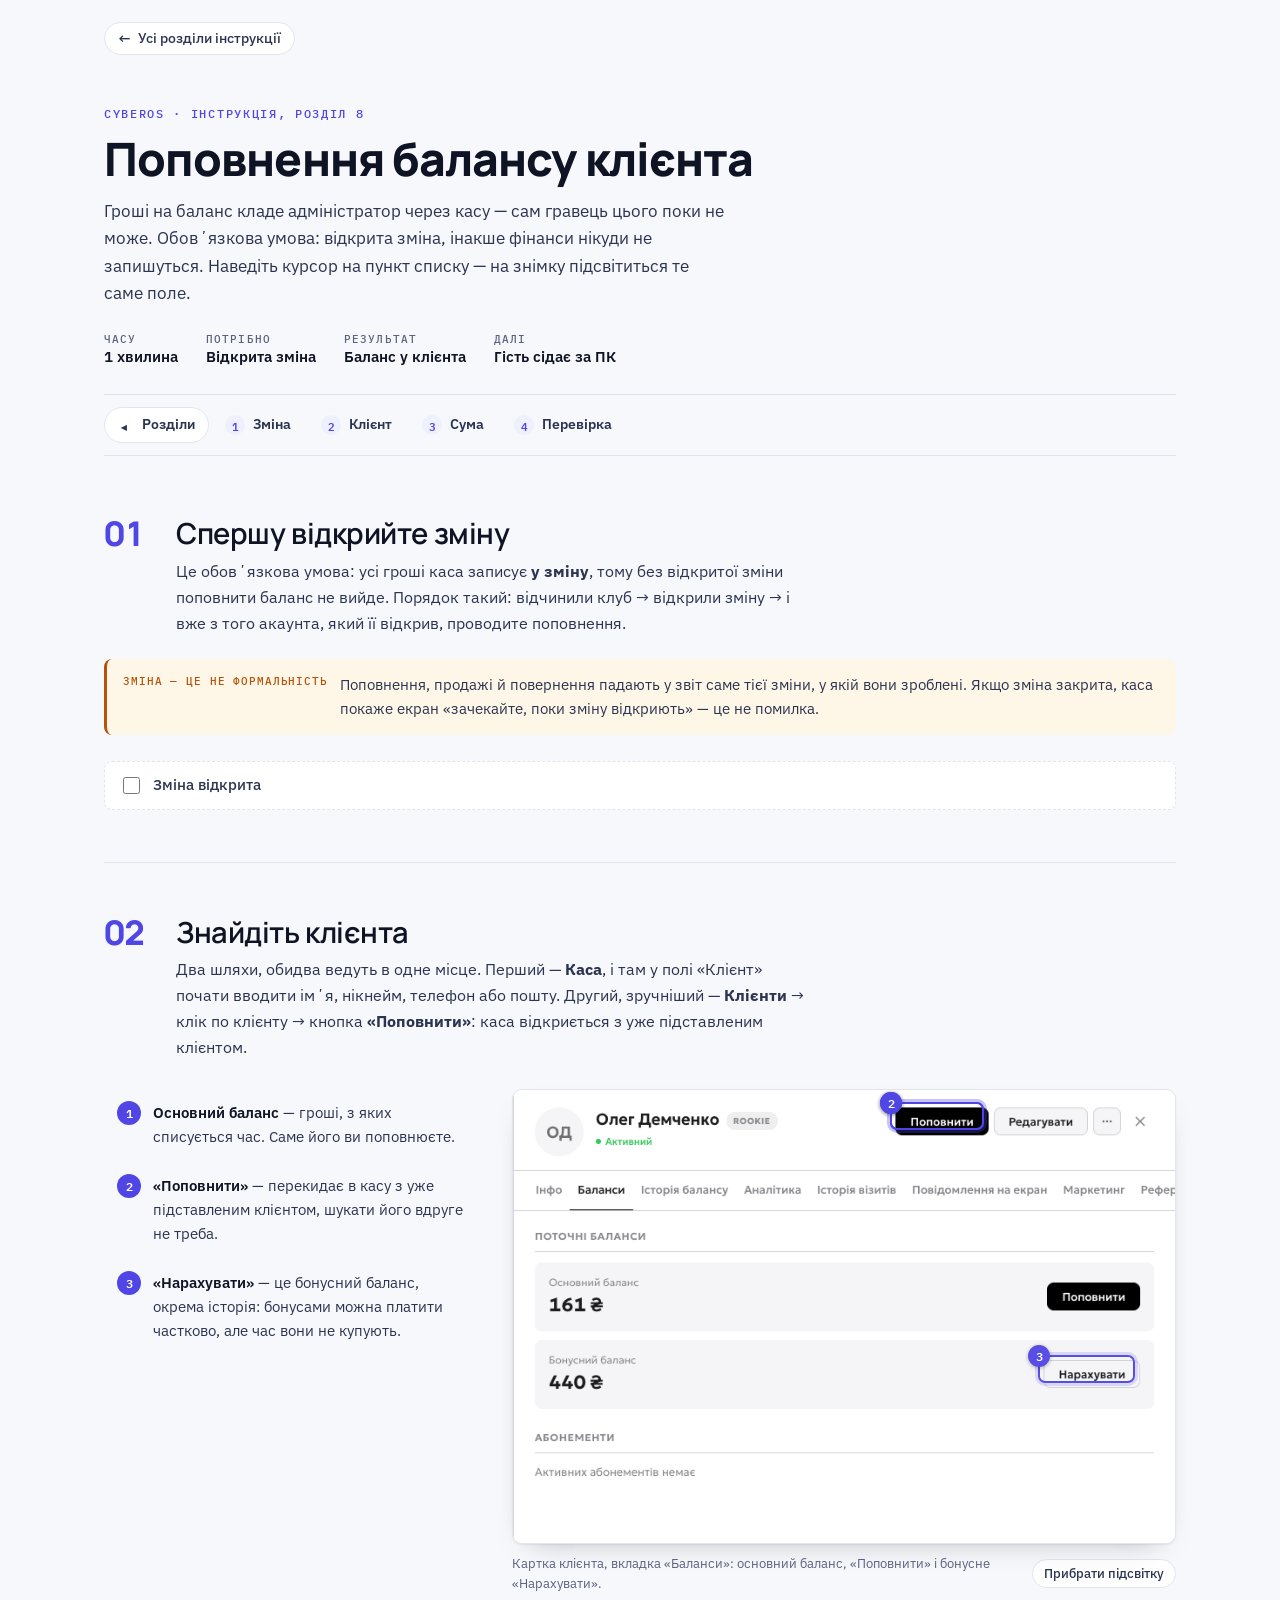
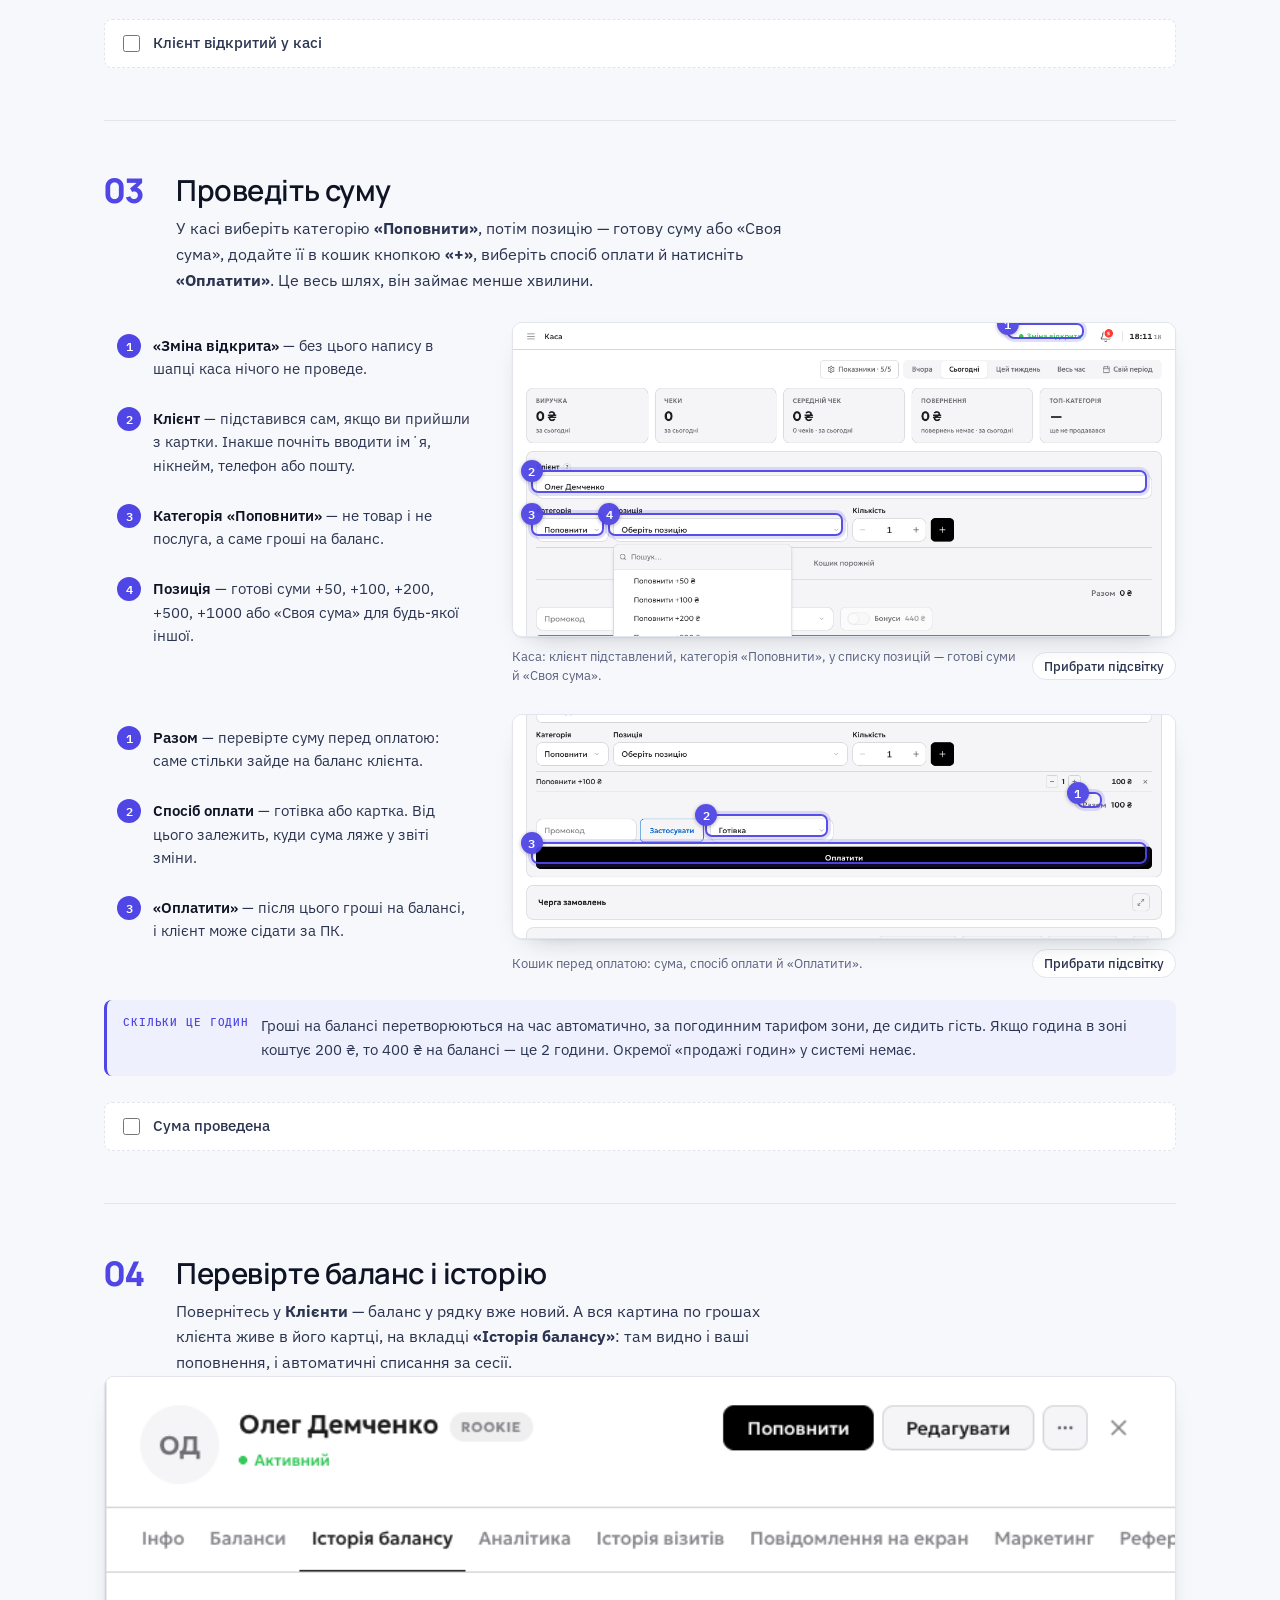
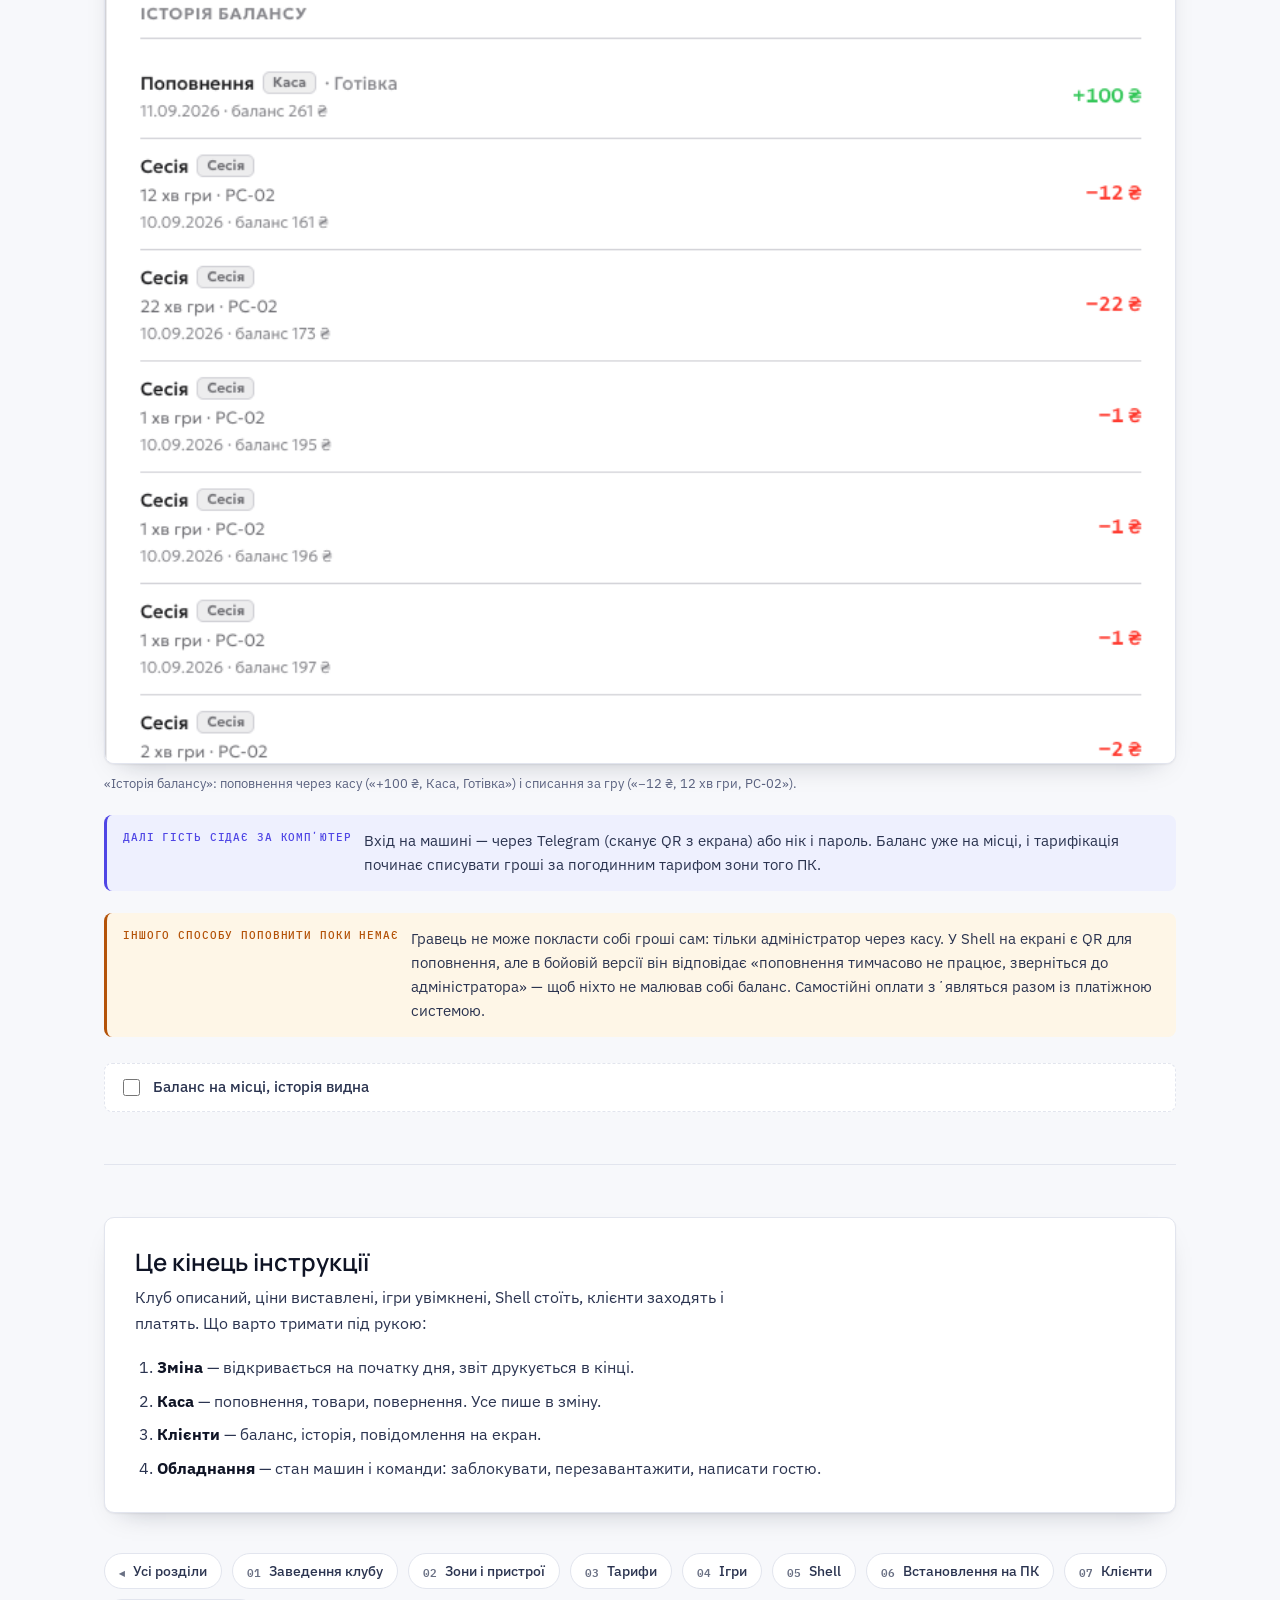
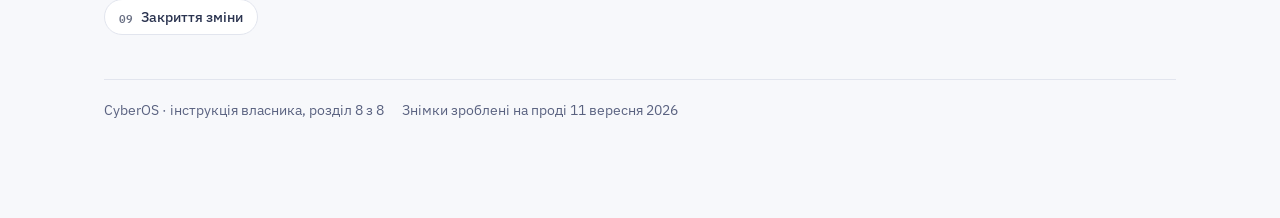
<file: instruction-08-balance.html>
<!doctype html>
<html lang="uk">
<head>
<meta charset="utf-8">
<meta name="viewport" content="width=device-width, initial-scale=1">
<meta name="color-scheme" content="light dark">
<meta name="description" content="Каса, відкрита зміна, сума на баланс і історія поповнень.">
<style>
  html, body { margin: 0; }
  img { max-width: 100%; }
  [hidden] { display: none !important; }
</style>
<title>Поповнення балансу клієнта</title>
<link rel="preconnect" href="https://fonts.googleapis.com">
<link rel="preconnect" href="https://fonts.gstatic.com" crossorigin>
<link rel="stylesheet" href="https://fonts.googleapis.com/css2?family=Manrope:wght@600;800&family=IBM+Plex+Sans:wght@400;500;600&family=IBM+Plex+Mono:wght@400;500&display=swap">
<style>
:root {
    --ink: #0F1425;
    --ink-2: #2B3450;
    --muted: #5A6280;
    --paper: #F7F8FB;
    --surface: #FFFFFF;
    --line: #E2E5EE;
    --accent: #4F46E5;
    --accent-soft: #EEF0FE;
    --warn: #B45309;
    --warn-soft: #FEF6E7;
    --ok: #047857;
    --ok-soft: #E9F6F1;
    --shadow: 0 1px 2px rgba(15, 20, 37, .06), 0 12px 28px -18px rgba(15, 20, 37, .35);
    --radius: 10px;
    --step-font: 'Manrope', 'Trebuchet MS', sans-serif;
    --body-font: 'IBM Plex Sans', 'Helvetica Neue', Arial, sans-serif;
    --mono-font: 'IBM Plex Mono', ui-monospace, 'SF Mono', Menlo, monospace;
  }
  @media (prefers-color-scheme: dark) {
    :root:not([data-theme="light"]) {
      --ink: #EEF1F8;
      --ink-2: #C6CCDD;
      --muted: #949CB5;
      --paper: #0B0F1A;
      --surface: #131926;
      --line: #262E42;
      --accent: #8B85F5;
      --accent-soft: #1D2237;
      --warn: #E9A23B;
      --warn-soft: #2A2113;
      --ok: #4BC299;
      --ok-soft: #12261F;
      --shadow: 0 1px 2px rgba(0, 0, 0, .5), 0 16px 34px -20px rgba(0, 0, 0, .8);
    }
  }
  :root[data-theme="dark"] {
    --ink: #EEF1F8;
    --ink-2: #C6CCDD;
    --muted: #949CB5;
    --paper: #0B0F1A;
    --surface: #131926;
    --line: #262E42;
    --accent: #8B85F5;
    --accent-soft: #1D2237;
    --warn: #E9A23B;
    --warn-soft: #2A2113;
    --ok: #4BC299;
    --ok-soft: #12261F;
    --shadow: 0 1px 2px rgba(0, 0, 0, .5), 0 16px 34px -20px rgba(0, 0, 0, .8);
  }

  * { box-sizing: border-box; }
  body {
    margin: 0;
    background: var(--paper);
    color: var(--ink);
    font: 400 16px/1.62 var(--body-font);
    -webkit-font-smoothing: antialiased;
  }
  .wrap { max-width: 1120px; margin: 0 auto; padding: 0 24px 96px; }

  /* ── шапка ─────────────────────────────────────────────── */
  .masthead { padding: 56px 0 28px; border-bottom: 1px solid var(--line); }
  .kicker {
    font: 500 12px/1 var(--mono-font);
    letter-spacing: .14em;
    text-transform: uppercase;
    color: var(--accent);
    margin: 0 0 14px;
  }
  h1 {
    font: 800 clamp(32px, 5vw, 46px)/1.08 var(--step-font);
    letter-spacing: -.02em;
    margin: 0 0 14px;
    text-wrap: balance;
  }
  .lede { margin: 0; max-width: 62ch; color: var(--ink-2); font-size: 17px; }
  .facts {
    display: flex; flex-wrap: wrap; gap: 10px 28px;
    margin: 26px 0 0; padding: 0; list-style: none;
  }
  .facts div { display: flex; flex-direction: column; gap: 2px; }
  .facts dt { font: 500 11px/1 var(--mono-font); letter-spacing: .1em; text-transform: uppercase; color: var(--muted); }
  .facts dd { margin: 0; font: 600 15px/1.3 var(--body-font); }

  /* ── навігація кроків ──────────────────────────────────── */
  .rail {
    position: sticky; top: 0; z-index: 20;
    display: flex; gap: 6px; align-items: center;
    padding: 12px 0; margin-bottom: 8px;
    background: color-mix(in srgb, var(--paper) 92%, transparent);
    backdrop-filter: blur(8px);
    border-bottom: 1px solid var(--line);
    overflow-x: auto;
  }
  .rail a {
    flex: 0 0 auto;
    display: inline-flex; align-items: center; gap: 8px;
    padding: 7px 13px 7px 9px;
    border-radius: 999px;
    color: var(--ink-2); text-decoration: none;
    font: 600 13.5px/1 var(--body-font);
    border: 1px solid transparent;
  }
  .rail a:hover, .rail a:focus-visible { background: var(--accent-soft); color: var(--accent); outline: none; }
  .rail a.rail-home { border-color: var(--line); background: var(--surface); }
  .rail a.rail-home i { background: none; color: var(--ink-2); }
  .rail a.done { color: var(--ok); }
  .rail a i {
    display: grid; place-items: center;
    width: 20px; height: 20px; border-radius: 50%;
    background: var(--accent-soft); color: var(--accent);
    font: 600 11px/1 var(--mono-font); font-style: normal;
  }
  .rail a.done i { background: var(--ok-soft); color: var(--ok); }

  /* ── крок ──────────────────────────────────────────────── */
  .step { padding: 52px 0; border-bottom: 1px solid var(--line); scroll-margin-top: 68px; }
  .step:last-of-type { border-bottom: 0; }
  .step-head { display: grid; grid-template-columns: 54px 1fr; gap: 18px; align-items: start; }
  .step-num {
    font: 800 34px/1 var(--step-font);
    color: var(--accent);
    letter-spacing: -.03em;
    font-variant-numeric: tabular-nums;
  }
  .step h2 { font: 600 clamp(23px, 3vw, 29px)/1.2 var(--step-font); margin: 0 0 8px; letter-spacing: -.015em; text-wrap: balance; }
  .step-head p { margin: 0; color: var(--ink-2); max-width: 64ch; }
  .step-body { margin-top: 28px; display: grid; grid-template-columns: minmax(300px, 380px) 1fr; gap: 28px; align-items: start; }
  @media (max-width: 900px) { .step-body { grid-template-columns: 1fr; } }

  /* ── підказки ──────────────────────────────────────────── */
  .hints { margin: 0; padding: 0; list-style: none; display: flex; flex-direction: column; gap: 2px; }
  .hints li {
    display: grid; grid-template-columns: 24px 1fr; gap: 12px;
    padding: 11px 12px; border-radius: 8px;
    border: 1px solid transparent;
    cursor: default;
    transition: background .14s ease, border-color .14s ease;
  }
  .hints li:hover, .hints li.on { background: var(--accent-soft); border-color: color-mix(in srgb, var(--accent) 28%, transparent); }
  .hint-num {
    display: grid; place-items: center;
    width: 24px; height: 24px; border-radius: 50%;
    background: var(--accent); color: #fff;
    font: 600 12px/1 var(--mono-font);
  }
  .hint-text { font-size: 14.6px; color: var(--ink-2); }
  .hint-text b { color: var(--ink); font-weight: 600; }

  /* ── скріншот з рамками ────────────────────────────────── */
  figure { margin: 0; }
  .shot {
    position: relative;
    border: 1px solid var(--line); border-radius: var(--radius);
    background: var(--surface); box-shadow: var(--shadow);
    overflow: hidden;
  }
  .shot img { display: block; width: 100%; height: auto; }
  .spot {
    position: absolute;
    margin: -5px 0 0 -5px; padding: 5px;
    width: auto; background: transparent;
    border: 2px solid var(--accent); border-radius: 7px;
    box-shadow: 0 0 0 3px color-mix(in srgb, var(--accent) 18%, transparent);
    cursor: pointer; opacity: .95;
    transition: box-shadow .14s ease, transform .14s ease;
  }
  .spot:hover, .spot.on { box-shadow: 0 0 0 6px color-mix(in srgb, var(--accent) 30%, transparent); transform: scale(1.015); }
  .spot:focus-visible { outline: 3px solid var(--warn); outline-offset: 3px; }
  .spot-num {
    position: absolute; top: -12px; left: -12px;
    display: grid; place-items: center;
    width: 22px; height: 22px; border-radius: 50%;
    background: var(--accent); color: #fff;
    font: 600 12px/1 var(--mono-font);
    box-shadow: 0 1px 4px rgba(0, 0, 0, .3);
  }
  .spot-num.tr { left: auto; right: -12px; }
  .spot-num.bl { top: auto; bottom: -12px; }
  .spot-num.br { top: auto; bottom: -12px; left: auto; right: -12px; }
  .shot.bare .spot { opacity: 0; pointer-events: none; }
  .shot-bar {
    display: flex; align-items: center; justify-content: space-between; gap: 12px;
    margin-top: 10px;
  }
  figcaption { font: 400 13px/1.5 var(--body-font); color: var(--muted); }
  .toggle {
    flex: 0 0 auto;
    display: inline-flex; align-items: center; gap: 7px;
    font: 500 12.5px/1 var(--body-font); color: var(--ink-2);
    padding: 7px 11px; border: 1px solid var(--line); border-radius: 999px;
    background: var(--surface); cursor: pointer;
  }
  .toggle:hover { border-color: var(--accent); color: var(--accent); }

  /* ── плашки ────────────────────────────────────────────── */
  .note {
    display: grid; grid-template-columns: auto 1fr; gap: 12px;
    margin: 22px 0 0; padding: 14px 16px;
    border-radius: 8px; font-size: 14.8px;
    border-left: 3px solid var(--accent); background: var(--accent-soft); color: var(--ink-2);
  }
  .note b { color: var(--ink); }
  .note--warn { border-left-color: var(--warn); background: var(--warn-soft); }
  .note--ok { border-left-color: var(--ok); background: var(--ok-soft); }
  .note-tag { font: 500 11px/1.5 var(--mono-font); letter-spacing: .08em; text-transform: uppercase; color: var(--warn); }
  .note--ok .note-tag { color: var(--ok); }
  .note:not(.note--warn):not(.note--ok) .note-tag { color: var(--accent); }
  code {
    font: 400 .92em/1.4 var(--mono-font);
    background: color-mix(in srgb, var(--ink) 7%, transparent);
    padding: .12em .38em; border-radius: 4px;
    word-break: break-word;
  }

  /* ── лист ──────────────────────────────────────────────── */
  .letter { display: grid; grid-template-columns: minmax(240px, 320px) 1fr; gap: 26px; align-items: start; margin-top: 26px; }
  @media (max-width: 900px) { .letter { grid-template-columns: 1fr; } }
  .letter-meta { margin: 0; display: flex; flex-direction: column; gap: 14px; }
  .letter-meta div { display: grid; gap: 3px; }
  .letter-meta dt { font: 500 11px/1 var(--mono-font); letter-spacing: .1em; text-transform: uppercase; color: var(--muted); }
  .letter-meta dd { margin: 0; font: 500 14.5px/1.45 var(--body-font); }
  .letter-shot { border: 1px solid var(--line); border-radius: var(--radius); overflow: hidden; background: var(--surface); box-shadow: var(--shadow); max-height: 460px; overflow-y: auto; }
  .letter-shot img { display: block; width: 100%; height: auto; }

  /* ── відео ─────────────────────────────────────────────── */
  .video-block { scroll-margin-top: 68px; margin-top: 44px; padding-top: 34px; border-top: 1px dashed var(--line); }
  .video-block h3 { font: 600 20px/1.25 var(--step-font); margin: 0 0 6px; }
  .video-block p { margin: 0 0 16px; color: var(--ink-2); max-width: 62ch; }
  video { width: 100%; border-radius: var(--radius); border: 1px solid var(--line); background: #000; box-shadow: var(--shadow); }

  /* ── чекліст ───────────────────────────────────────────── */
  .check {
    display: flex; align-items: center; gap: 10px;
    margin-top: 26px; padding: 12px 14px;
    border: 1px dashed var(--line); border-radius: 8px;
    font: 500 14.5px/1 var(--body-font); color: var(--ink-2);
    cursor: pointer; user-select: none;
    background: var(--surface);
  }
  .check input { width: 17px; height: 17px; accent-color: var(--ok); cursor: pointer; }
  .check.done { border-style: solid; border-color: var(--ok); color: var(--ok); background: var(--ok-soft); }

  /* ── фінал ─────────────────────────────────────────────── */
  .next { margin-top: 52px; padding: 30px; border: 1px solid var(--line); border-radius: var(--radius); background: var(--surface); box-shadow: var(--shadow); }
  .next h2 { font: 600 24px/1.2 var(--step-font); margin: 0 0 8px; }
  .next p { margin: 0 0 18px; color: var(--ink-2); max-width: 64ch; }
  .next ol { margin: 0; padding-left: 22px; display: grid; gap: 8px; color: var(--ink-2); }
  .next ol b { color: var(--ink); }
  footer { margin-top: 44px; padding-top: 20px; border-top: 1px solid var(--line); color: var(--muted); font-size: 13.5px; display: flex; flex-wrap: wrap; gap: 6px 18px; }
  @media (prefers-reduced-motion: reduce) { * { transition: none !important; animation: none !important; } }

  /* ── повернення на головну ─────────────────────────────── */
  .home-link {
    display: inline-flex; align-items: center; gap: 7px; margin: 22px 0 -8px;
    padding: 8px 13px; border: 1px solid var(--line); border-radius: 999px;
    background: var(--surface); color: var(--ink-2); text-decoration: none;
    font: 500 13.5px/1 var(--body-font);
  }
  .home-link:hover, .home-link:focus-visible { border-color: var(--accent); color: var(--accent); outline: none; }
  .home-link span { font-size: 15px; line-height: 1; }

  /* ── навігація між розділами ───────────────────────────── */
  .chapters { display: flex; flex-wrap: wrap; gap: 10px; margin-top: 40px; }
  .chapters a {
    display: inline-flex; align-items: center; gap: 8px;
    padding: 10px 14px; border: 1px solid var(--line); border-radius: 999px;
    background: var(--surface); color: var(--ink-2); text-decoration: none;
    font: 500 14px/1 var(--body-font);
  }
  .chapters a:hover, .chapters a:focus-visible { border-color: var(--accent); color: var(--accent); outline: none; }
  .chapters a.current { background: var(--accent-soft); border-color: color-mix(in srgb, var(--accent) 30%, transparent); color: var(--accent); }
  .chapters i { font-style: normal; font: 600 11px/1 var(--mono-font); opacity: .7; }

</style>

</head>
<body>
<div class="wrap">
  <a class="home-link" href="index.html"><span>&#8592;</span>Усі розділи інструкції</a>
  <header class="masthead">
    <p class="kicker">CyberOS · інструкція, розділ 8</p>
    <h1>Поповнення балансу клієнта</h1>
    <p class="lede">Гроші на баланс кладе адміністратор через касу — сам гравець цього поки не може. Обовʼязкова умова: відкрита зміна, інакше фінанси нікуди не запишуться. Наведіть курсор на пункт списку — на знімку підсвітиться те саме поле.</p>
    <dl class="facts">
      <div><dt>Часу</dt><dd>1 хвилина</dd></div>
      <div><dt>Потрібно</dt><dd>Відкрита зміна</dd></div>
      <div><dt>Результат</dt><dd>Баланс у клієнта</dd></div>
      <div><dt>Далі</dt><dd>Гість сідає за ПК</dd></div>
    </dl>
  </header>

  <nav class="rail" aria-label="Кроки розділу">
    <a class="rail-home" href="index.html"><i>&#9666;</i>Розділи</a>
    <a href="#step-1" data-rail=1><i>1</i>Зміна</a>
    <a href="#step-2" data-rail=2><i>2</i>Клієнт</a>
    <a href="#step-3" data-rail=3><i>3</i>Сума</a>
    <a href="#step-4" data-rail=4><i>4</i>Перевірка</a>
  </nav>

  <main>
    <section class="step" id="step-1">
      <div class="step-head">
        <span class="step-num">01</span>
        <div>
          <h2>Спершу відкрийте зміну</h2>
          <p>
            Це обовʼязкова умова: усі гроші каса записує <b>у зміну</b>, тому без
            відкритої зміни поповнити баланс не вийде. Порядок такий: відчинили клуб →
            відкрили зміну → і вже з того акаунта, який її відкрив, проводите поповнення.
          </p>
        </div>
      </div>
      <div class="note note--warn"><span class="note-tag">Зміна — це не формальність</span><span>Поповнення, продажі й повернення падають у звіт саме тієї зміни, у якій вони зроблені. Якщо зміна закрита, каса покаже екран «зачекайте, поки зміну відкриють» — це не помилка.</span></div>
      <label class="check"><input type="checkbox" data-step="1"> Зміна відкрита</label>
    </section>

    <section class="step" id="step-2">
      <div class="step-head">
        <span class="step-num">02</span>
        <div>
          <h2>Знайдіть клієнта</h2>
          <p>
            Два шляхи, обидва ведуть в одне місце. Перший — <b>Каса</b>, і там у полі
            «Клієнт» почати вводити імʼя, нікнейм, телефон або пошту. Другий, зручніший —
            <b>Клієнти</b> → клік по клієнту → кнопка <b>«Поповнити»</b>: каса відкриється
            з уже підставленим клієнтом.
          </p>
        </div>
      </div>
      <div class="step-body">
        <ol class="hints" data-shot="81-client-balance"><li data-key="81-client-balance:main"><span class="hint-num">1</span><span class="hint-text"><b>Основний баланс</b> — гроші, з яких списується час. Саме його ви поповнюєте.</span></li>
<li data-key="81-client-balance:topup"><span class="hint-num">2</span><span class="hint-text"><b>«Поповнити»</b> — перекидає в касу з уже підставленим клієнтом, шукати його вдруге не треба.</span></li>
<li data-key="81-client-balance:bonus"><span class="hint-num">3</span><span class="hint-text"><b>«Нарахувати»</b> — це бонусний баланс, окрема історія: бонусами можна платити частково, але час вони не купують.</span></li></ol>
        <figure>
          <div class="shot" id="shot-81-client-balance">
            <img src="shots/crop-81-client-balance.png" alt="Картка клієнта, вкладка «Баланси»: основний баланс, «Поповнити» і бонусне «Нарахувати».">
            <button class="spot" data-key="81-client-balance:main" style="left:57.763%;top:3.846%;width:14.079%;height:6.154%" aria-label="main"><span class="spot-num ">1</span></button>
<button class="spot" data-key="81-client-balance:topup" style="left:57.763%;top:3.846%;width:14.079%;height:6.154%" aria-label="topup"><span class="spot-num ">2</span></button>
<button class="spot" data-key="81-client-balance:bonus" style="left:80.132%;top:59.615%;width:14.605%;height:6.154%" aria-label="bonus"><span class="spot-num ">3</span></button>
          </div>
          <div class="shot-bar"><figcaption>Картка клієнта, вкладка «Баланси»: основний баланс, «Поповнити» і бонусне «Нарахувати».</figcaption><button class="toggle" type="button" data-toggle="shot-81-client-balance">Прибрати підсвітку</button></div>
        </figure>
      </div>
      <label class="check"><input type="checkbox" data-step="2"> Клієнт відкритий у касі</label>
    </section>

    <section class="step" id="step-3">
      <div class="step-head">
        <span class="step-num">03</span>
        <div>
          <h2>Проведіть суму</h2>
          <p>
            У касі виберіть категорію <b>«Поповнити»</b>, потім позицію — готову суму
            або «Своя сума», додайте її в кошик кнопкою <b>«+»</b>, виберіть спосіб
            оплати й натисніть <b>«Оплатити»</b>. Це весь шлях, він займає менше хвилини.
          </p>
        </div>
      </div>
      <div class="step-body">
        <ol class="hints" data-shot="82-pos-topup"><li data-key="82-pos-topup:shift"><span class="hint-num">1</span><span class="hint-text"><b>«Зміна відкрита»</b> — без цього напису в шапці каса нічого не проведе.</span></li>
<li data-key="82-pos-topup:client"><span class="hint-num">2</span><span class="hint-text"><b>Клієнт</b> — підставився сам, якщо ви прийшли з картки. Інакше почніть вводити імʼя, нікнейм, телефон або пошту.</span></li>
<li data-key="82-pos-topup:category"><span class="hint-num">3</span><span class="hint-text"><b>Категорія «Поповнити»</b> — не товар і не послуга, а саме гроші на баланс.</span></li>
<li data-key="82-pos-topup:position"><span class="hint-num">4</span><span class="hint-text"><b>Позиція</b> — готові суми +50, +100, +200, +500, +1000 або «Своя сума» для будь-якої іншої.</span></li></ol>
        <figure>
          <div class="shot" id="shot-82-pos-topup">
            <img src="shots/crop-82-pos-topup.png" alt="Каса: клієнт підставлений, категорія «Поповнити», у списку позицій — готові суми й «Своя сума».">
            <button class="spot" data-key="82-pos-topup:shift" style="left:75.338%;top:1.607%;width:11.655%;height:5.357%" aria-label="shift"><span class="spot-num ">1</span></button>
<button class="spot" data-key="82-pos-topup:client" style="left:3.463%;top:48.571%;width:93.074%;height:7.500%" aria-label="client"><span class="spot-num ">2</span></button>
<button class="spot" data-key="82-pos-topup:category" style="left:3.463%;top:62.321%;width:10.980%;height:7.500%" aria-label="category"><span class="spot-num ">3</span></button>
<button class="spot" data-key="82-pos-topup:position" style="left:15.118%;top:62.321%;width:35.473%;height:7.500%" aria-label="position"><span class="spot-num ">4</span></button>
          </div>
          <div class="shot-bar"><figcaption>Каса: клієнт підставлений, категорія «Поповнити», у списку позицій — готові суми й «Своя сума».</figcaption><button class="toggle" type="button" data-toggle="shot-82-pos-topup">Прибрати підсвітку</button></div>
        </figure>
      </div>
      <div class="step-body" style="margin-top:28px">
        <ol class="hints" data-shot="83-pos-cart"><li data-key="83-pos-cart:total"><span class="hint-num">1</span><span class="hint-text"><b>Разом</b> — перевірте суму перед оплатою: саме стільки зайде на баланс клієнта.</span></li>
<li data-key="83-pos-cart:method"><span class="hint-num">2</span><span class="hint-text"><b>Спосіб оплати</b> — готівка або картка. Від цього залежить, куди сума ляже у звіті зміни.</span></li>
<li data-key="83-pos-cart:pay"><span class="hint-num">3</span><span class="hint-text"><b>«Оплатити»</b> — після цього гроші на балансі, і клієнт може сідати за ПК.</span></li></ol>
        <figure>
          <div class="shot" id="shot-83-pos-cart">
            <img src="shots/crop-83-pos-cart.png" alt="Кошик перед оплатою: сума, спосіб оплати й «Оплатити».">
            <button class="spot" data-key="83-pos-cart:total" style="left:85.938%;top:36.625%;width:3.716%;height:7.500%" aria-label="total"><span class="spot-num ">1</span></button>
<button class="spot" data-key="83-pos-cart:method" style="left:29.814%;top:46.500%;width:18.581%;height:10.500%" aria-label="method"><span class="spot-num ">2</span></button>
<button class="spot" data-key="83-pos-cart:pay" style="left:3.463%;top:59.000%;width:93.074%;height:10.000%" aria-label="pay"><span class="spot-num ">3</span></button>
          </div>
          <div class="shot-bar"><figcaption>Кошик перед оплатою: сума, спосіб оплати й «Оплатити».</figcaption><button class="toggle" type="button" data-toggle="shot-83-pos-cart">Прибрати підсвітку</button></div>
        </figure>
      </div>
      <div class="note"><span class="note-tag">Скільки це годин</span><span>Гроші на балансі перетворюються на час автоматично, за погодинним тарифом зони, де сидить гість. Якщо година в зоні коштує 200 ₴, то 400 ₴ на балансі — це 2 години. Окремої «продажі годин» у системі немає.</span></div>
      <label class="check"><input type="checkbox" data-step="3"> Сума проведена</label>
    </section>

    <section class="step" id="step-4">
      <div class="step-head">
        <span class="step-num">04</span>
        <div>
          <h2>Перевірте баланс і історію</h2>
          <p>
            Повернітесь у <b>Клієнти</b> — баланс у рядку вже новий. А вся картина по
            грошах клієнта живе в його картці, на вкладці <b>«Історія балансу»</b>: там
            видно і ваші поповнення, і автоматичні списання за сесії.
          </p>
        </div>
      </div>
      <figure>
          <div class="shot bare" id="shot-85-balance-history">
            <img src="shots/crop-85-balance-history.png" alt="«Історія балансу»: поповнення через касу («+100 ₴, Каса, Готівка») і списання за гру («−12 ₴, 12 хв гри, PC-02»).">
            
          </div>
          <div class="shot-bar"><figcaption>«Історія балансу»: поповнення через касу («+100 ₴, Каса, Готівка») і списання за гру («−12 ₴, 12 хв гри, PC-02»).</figcaption></div>
        </figure>
      <div class="note"><span class="note-tag">Далі гість сідає за компʼютер</span><span>Вхід на машині — через Telegram (сканує QR з екрана) або нік і пароль. Баланс уже на місці, і тарифікація починає списувати гроші за погодинним тарифом зони того ПК.</span></div>
      <div class="note note--warn"><span class="note-tag">Іншого способу поповнити поки немає</span><span>Гравець не може покласти собі гроші сам: тільки адміністратор через касу. У Shell на екрані є QR для поповнення, але в бойовій версії він відповідає «поповнення тимчасово не працює, зверніться до адміністратора» — щоб ніхто не малював собі баланс. Самостійні оплати зʼявляться разом із платіжною системою.</span></div>
      <label class="check"><input type="checkbox" data-step="4"> Баланс на місці, історія видна</label>
    </section>

    <section class="next">
      <h2>Це кінець інструкції</h2>
      <p>Клуб описаний, ціни виставлені, ігри увімкнені, Shell стоїть, клієнти заходять і платять. Що варто тримати під рукою:</p>
      <ol>
        <li><b>Зміна</b> — відкривається на початку дня, звіт друкується в кінці.</li>
        <li><b>Каса</b> — поповнення, товари, повернення. Усе пише в зміну.</li>
        <li><b>Клієнти</b> — баланс, історія, повідомлення на екран.</li>
        <li><b>Обладнання</b> — стан машин і команди: заблокувати, перезавантажити, написати гостю.</li>
      </ol>
    </section>

  </main>

  <nav class="chapters" aria-label="Розділи інструкції">
    <a href="index.html"><i>◂</i>Усі розділи</a>
    <a href="instruction-01-club-setup.html"><i>01</i>Заведення клубу</a>
    <a href="instruction-02-zones-devices.html"><i>02</i>Зони і пристрої</a>
    <a href="instruction-03-tariffs.html"><i>03</i>Тарифи</a>
    <a href="instruction-04-games.html"><i>04</i>Ігри</a>
    <a href="instruction-05-shell.html"><i>05</i>Shell</a>
    <a href="instruction-06-install.html"><i>06</i>Встановлення на ПК</a>
    <a href="instruction-07-clients.html"><i>07</i>Клієнти</a>
    <a href="instruction-09-close-shift.html"><i>09</i>Закриття зміни</a>
  </nav>

  <footer>
    <span>CyberOS · інструкція власника, розділ 8 з 8</span>
    <span>Знімки зроблені на проді 11 вересня 2026</span>
  </footer>
</div>

<script>
// підсвітка: пункт списку ↔ рамка на скріншоті
  const setOn = (key, on) => {
    document.querySelectorAll('[data-key="' + key + '"]').forEach((el) => el.classList.toggle('on', on));
  };
  document.querySelectorAll('.hints li, .spot').forEach((el) => {
    const key = el.dataset.key;
    el.addEventListener('mouseenter', () => setOn(key, true));
    el.addEventListener('mouseleave', () => setOn(key, false));
    el.addEventListener('focus', () => setOn(key, true));
    el.addEventListener('blur', () => setOn(key, false));
    if (el.classList.contains('spot')) {
      el.addEventListener('click', () => {
        const li = document.querySelector('.hints li[data-key="' + key + '"]');
        li?.scrollIntoView({ block: 'nearest', behavior: 'smooth' });
        li?.animate([{ background: 'var(--accent-soft)' }, { background: 'transparent' }], { duration: 900 });
      });
    }
  });

  // перемикач підсвітки на кожному скріншоті
  document.querySelectorAll('.toggle').forEach((btn) => {
    btn.addEventListener('click', () => {
      const shot = document.getElementById(btn.dataset.toggle);
      const bare = shot.classList.toggle('bare');
      btn.textContent = bare ? 'Показати підсвітку' : 'Прибрати підсвітку';
    });
  });

  // чекліст кроків — пам’ять у браузері читача (може бути недоступна)
  const KEY = 'cyberos-guide-08';
  let done = {};
  try { done = JSON.parse(localStorage.getItem(KEY) || '{}'); } catch (e) { done = {}; }
  const paint = () => {
    document.querySelectorAll('.check input').forEach((input) => {
      const n = input.dataset.step;
      input.checked = !!done[n];
      input.closest('.check').classList.toggle('done', !!done[n]);
      document.querySelector('.rail a[data-rail="' + n + '"]')?.classList.toggle('done', !!done[n]);
    });
  };
  document.querySelectorAll('.check input').forEach((input) => {
    input.addEventListener('change', () => {
      done[input.dataset.step] = input.checked;
      try { localStorage.setItem(KEY, JSON.stringify(done)); } catch (e) { /* приватний режим — просто не запамʼятаємо */ }
      paint();
    });
  });
  paint();

</script>

</body>
</html>
</file>
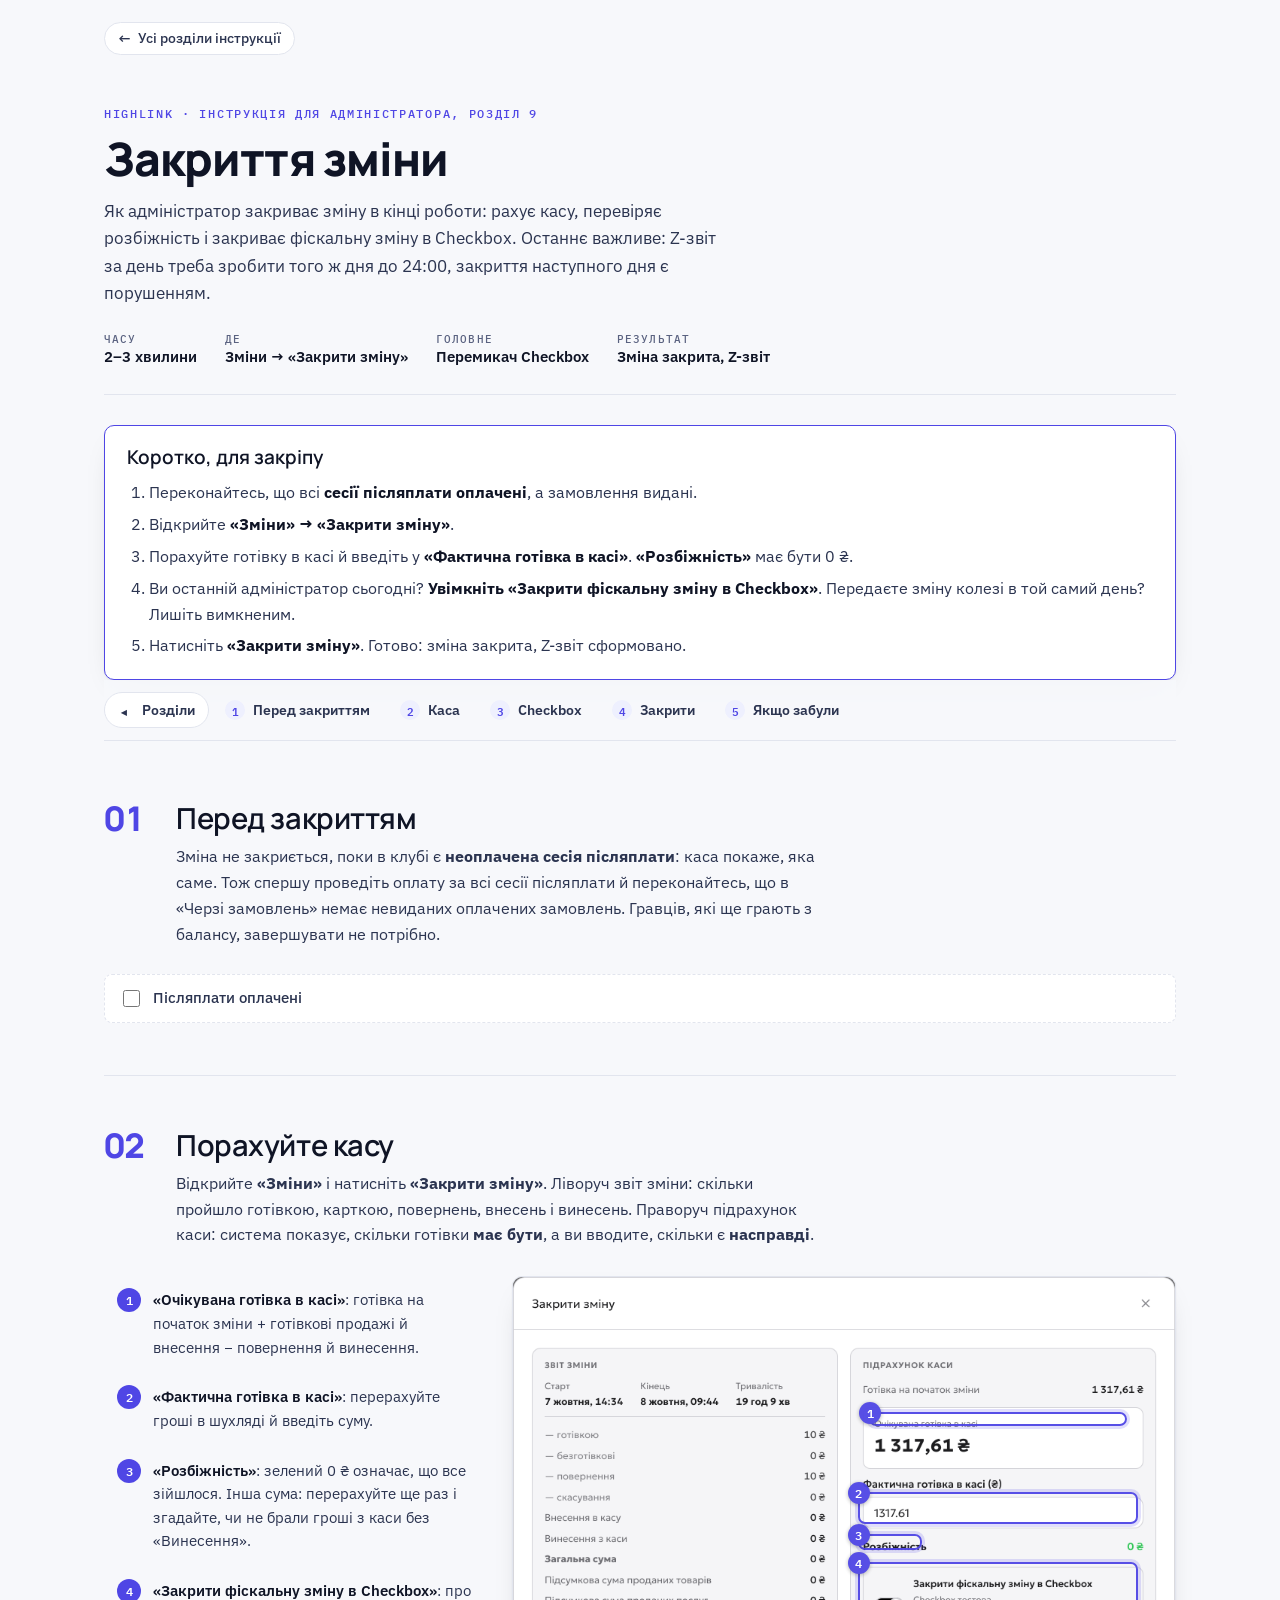
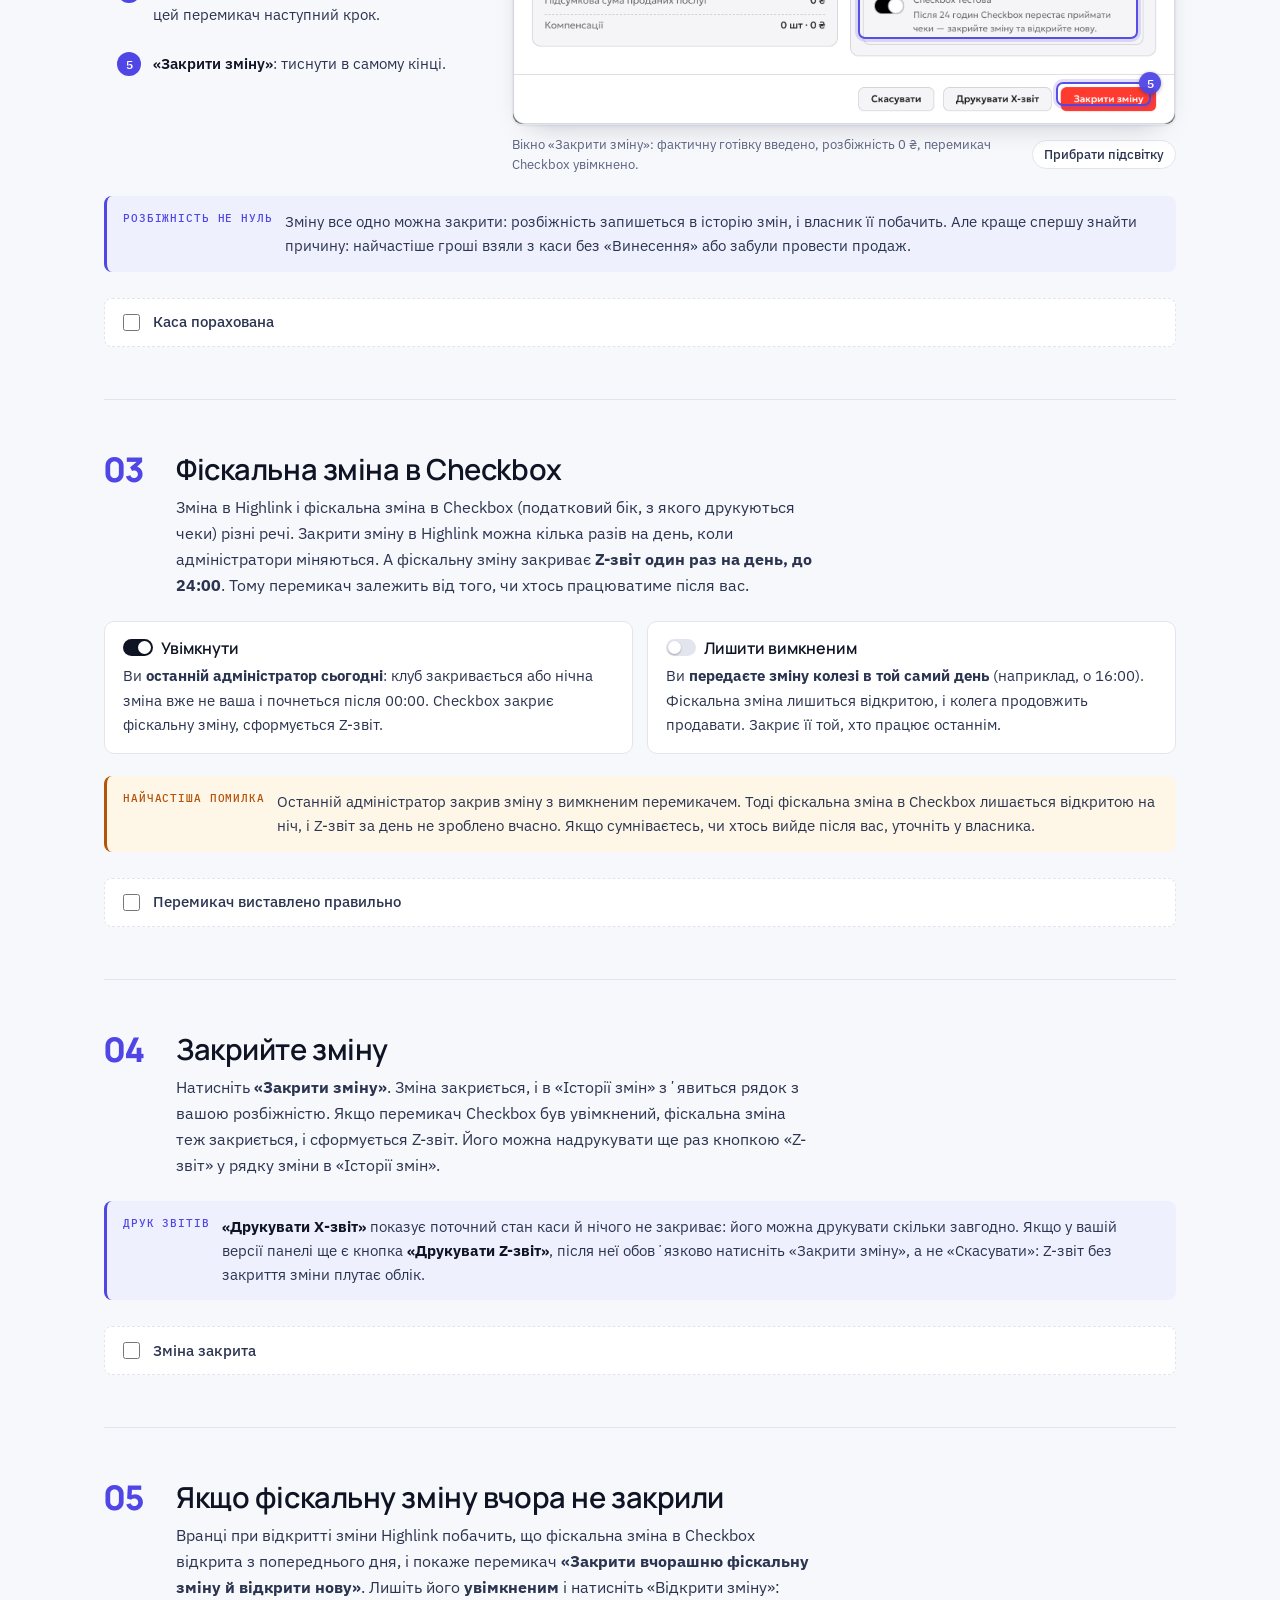
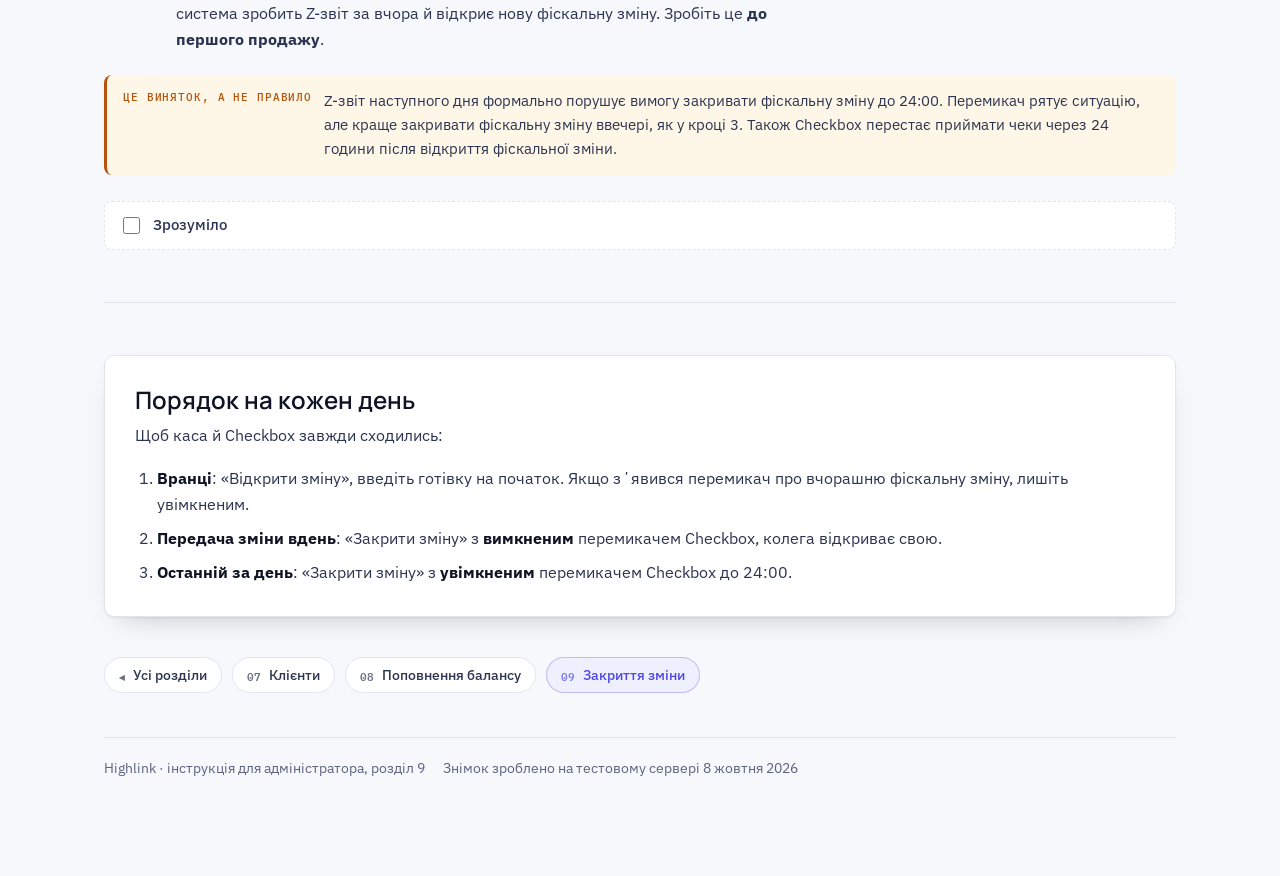
<file: instruction-09-close-shift.html>
<!doctype html>
<html lang="uk">
<head>
<meta charset="utf-8">
<meta name="viewport" content="width=device-width, initial-scale=1">
<meta name="color-scheme" content="light dark">
<meta name="description" content="Як адміністратор закриває зміну: підрахунок каси, фіскальна зміна в Checkbox і Z-звіт.">
<style>
  html, body { margin: 0; }
  img { max-width: 100%; }
  [hidden] { display: none !important; }
</style>
<title>Закриття зміни</title>
<link rel="preconnect" href="https://fonts.googleapis.com">
<link rel="preconnect" href="https://fonts.gstatic.com" crossorigin>
<link rel="stylesheet" href="https://fonts.googleapis.com/css2?family=Manrope:wght@600;800&family=IBM+Plex+Sans:wght@400;500;600&family=IBM+Plex+Mono:wght@400;500&display=swap">
<style>
:root {
    --ink: #0F1425;
    --ink-2: #2B3450;
    --muted: #5A6280;
    --paper: #F7F8FB;
    --surface: #FFFFFF;
    --line: #E2E5EE;
    --accent: #4F46E5;
    --accent-soft: #EEF0FE;
    --warn: #B45309;
    --warn-soft: #FEF6E7;
    --ok: #047857;
    --ok-soft: #E9F6F1;
    --shadow: 0 1px 2px rgba(15, 20, 37, .06), 0 12px 28px -18px rgba(15, 20, 37, .35);
    --radius: 10px;
    --step-font: 'Manrope', 'Trebuchet MS', sans-serif;
    --body-font: 'IBM Plex Sans', 'Helvetica Neue', Arial, sans-serif;
    --mono-font: 'IBM Plex Mono', ui-monospace, 'SF Mono', Menlo, monospace;
  }
  @media (prefers-color-scheme: dark) {
    :root:not([data-theme="light"]) {
      --ink: #EEF1F8;
      --ink-2: #C6CCDD;
      --muted: #949CB5;
      --paper: #0B0F1A;
      --surface: #131926;
      --line: #262E42;
      --accent: #8B85F5;
      --accent-soft: #1D2237;
      --warn: #E9A23B;
      --warn-soft: #2A2113;
      --ok: #4BC299;
      --ok-soft: #12261F;
      --shadow: 0 1px 2px rgba(0, 0, 0, .5), 0 16px 34px -20px rgba(0, 0, 0, .8);
    }
  }
  :root[data-theme="dark"] {
    --ink: #EEF1F8;
    --ink-2: #C6CCDD;
    --muted: #949CB5;
    --paper: #0B0F1A;
    --surface: #131926;
    --line: #262E42;
    --accent: #8B85F5;
    --accent-soft: #1D2237;
    --warn: #E9A23B;
    --warn-soft: #2A2113;
    --ok: #4BC299;
    --ok-soft: #12261F;
    --shadow: 0 1px 2px rgba(0, 0, 0, .5), 0 16px 34px -20px rgba(0, 0, 0, .8);
  }

  * { box-sizing: border-box; }
  body {
    margin: 0;
    background: var(--paper);
    color: var(--ink);
    font: 400 16px/1.62 var(--body-font);
    -webkit-font-smoothing: antialiased;
  }
  .wrap { max-width: 1120px; margin: 0 auto; padding: 0 24px 96px; }

  /* ── шапка ─────────────────────────────────────────────── */
  .masthead { padding: 56px 0 28px; border-bottom: 1px solid var(--line); }
  .kicker {
    font: 500 12px/1 var(--mono-font);
    letter-spacing: .14em;
    text-transform: uppercase;
    color: var(--accent);
    margin: 0 0 14px;
  }
  h1 {
    font: 800 clamp(32px, 5vw, 46px)/1.08 var(--step-font);
    letter-spacing: -.02em;
    margin: 0 0 14px;
    text-wrap: balance;
  }
  .lede { margin: 0; max-width: 62ch; color: var(--ink-2); font-size: 17px; }
  .facts {
    display: flex; flex-wrap: wrap; gap: 10px 28px;
    margin: 26px 0 0; padding: 0; list-style: none;
  }
  .facts div { display: flex; flex-direction: column; gap: 2px; }
  .facts dt { font: 500 11px/1 var(--mono-font); letter-spacing: .1em; text-transform: uppercase; color: var(--muted); }
  .facts dd { margin: 0; font: 600 15px/1.3 var(--body-font); }

  /* ── навігація кроків ──────────────────────────────────── */
  .rail {
    position: sticky; top: 0; z-index: 20;
    display: flex; gap: 6px; align-items: center;
    padding: 12px 0; margin-bottom: 8px;
    background: color-mix(in srgb, var(--paper) 92%, transparent);
    backdrop-filter: blur(8px);
    border-bottom: 1px solid var(--line);
    overflow-x: auto;
  }
  .rail a {
    flex: 0 0 auto;
    display: inline-flex; align-items: center; gap: 8px;
    padding: 7px 13px 7px 9px;
    border-radius: 999px;
    color: var(--ink-2); text-decoration: none;
    font: 600 13.5px/1 var(--body-font);
    border: 1px solid transparent;
  }
  .rail a:hover, .rail a:focus-visible { background: var(--accent-soft); color: var(--accent); outline: none; }
  .rail a.rail-home { border-color: var(--line); background: var(--surface); }
  .rail a.rail-home i { background: none; color: var(--ink-2); }
  .rail a.done { color: var(--ok); }
  .rail a i {
    display: grid; place-items: center;
    width: 20px; height: 20px; border-radius: 50%;
    background: var(--accent-soft); color: var(--accent);
    font: 600 11px/1 var(--mono-font); font-style: normal;
  }
  .rail a.done i { background: var(--ok-soft); color: var(--ok); }

  /* ── крок ──────────────────────────────────────────────── */
  .step { padding: 52px 0; border-bottom: 1px solid var(--line); scroll-margin-top: 68px; }
  .step:last-of-type { border-bottom: 0; }
  .step-head { display: grid; grid-template-columns: 54px 1fr; gap: 18px; align-items: start; }
  .step-num {
    font: 800 34px/1 var(--step-font);
    color: var(--accent);
    letter-spacing: -.03em;
    font-variant-numeric: tabular-nums;
  }
  .step h2 { font: 600 clamp(23px, 3vw, 29px)/1.2 var(--step-font); margin: 0 0 8px; letter-spacing: -.015em; text-wrap: balance; }
  .step-head p { margin: 0; color: var(--ink-2); max-width: 64ch; }
  .step-body { margin-top: 28px; display: grid; grid-template-columns: minmax(300px, 380px) 1fr; gap: 28px; align-items: start; }
  @media (max-width: 900px) { .step-body { grid-template-columns: 1fr; } }

  /* ── підказки ──────────────────────────────────────────── */
  .hints { margin: 0; padding: 0; list-style: none; display: flex; flex-direction: column; gap: 2px; }
  .hints li {
    display: grid; grid-template-columns: 24px 1fr; gap: 12px;
    padding: 11px 12px; border-radius: 8px;
    border: 1px solid transparent;
    cursor: default;
    transition: background .14s ease, border-color .14s ease;
  }
  .hints li:hover, .hints li.on { background: var(--accent-soft); border-color: color-mix(in srgb, var(--accent) 28%, transparent); }
  .hint-num {
    display: grid; place-items: center;
    width: 24px; height: 24px; border-radius: 50%;
    background: var(--accent); color: #fff;
    font: 600 12px/1 var(--mono-font);
  }
  .hint-text { font-size: 14.6px; color: var(--ink-2); }
  .hint-text b { color: var(--ink); font-weight: 600; }

  /* ── скріншот з рамками ────────────────────────────────── */
  figure { margin: 0; }
  .shot {
    position: relative;
    border: 1px solid var(--line); border-radius: var(--radius);
    background: var(--surface); box-shadow: var(--shadow);
    overflow: hidden;
  }
  .shot img { display: block; width: 100%; height: auto; }
  .spot {
    position: absolute;
    margin: -5px 0 0 -5px; padding: 5px;
    width: auto; background: transparent;
    border: 2px solid var(--accent); border-radius: 7px;
    box-shadow: 0 0 0 3px color-mix(in srgb, var(--accent) 18%, transparent);
    cursor: pointer; opacity: .95;
    transition: box-shadow .14s ease, transform .14s ease;
  }
  .spot:hover, .spot.on { box-shadow: 0 0 0 6px color-mix(in srgb, var(--accent) 30%, transparent); transform: scale(1.015); }
  .spot:focus-visible { outline: 3px solid var(--warn); outline-offset: 3px; }
  .spot-num {
    position: absolute; top: -12px; left: -12px;
    display: grid; place-items: center;
    width: 22px; height: 22px; border-radius: 50%;
    background: var(--accent); color: #fff;
    font: 600 12px/1 var(--mono-font);
    box-shadow: 0 1px 4px rgba(0, 0, 0, .3);
  }
  .spot-num.tr { left: auto; right: -12px; }
  .spot-num.bl { top: auto; bottom: -12px; }
  .spot-num.br { top: auto; bottom: -12px; left: auto; right: -12px; }
  .shot.bare .spot { opacity: 0; pointer-events: none; }
  .shot-bar {
    display: flex; align-items: center; justify-content: space-between; gap: 12px;
    margin-top: 10px;
  }
  figcaption { font: 400 13px/1.5 var(--body-font); color: var(--muted); }
  .toggle {
    flex: 0 0 auto;
    display: inline-flex; align-items: center; gap: 7px;
    font: 500 12.5px/1 var(--body-font); color: var(--ink-2);
    padding: 7px 11px; border: 1px solid var(--line); border-radius: 999px;
    background: var(--surface); cursor: pointer;
  }
  .toggle:hover { border-color: var(--accent); color: var(--accent); }

  /* ── плашки ────────────────────────────────────────────── */
  .note {
    display: grid; grid-template-columns: auto 1fr; gap: 12px;
    margin: 22px 0 0; padding: 14px 16px;
    border-radius: 8px; font-size: 14.8px;
    border-left: 3px solid var(--accent); background: var(--accent-soft); color: var(--ink-2);
  }
  .note b { color: var(--ink); }
  .note--warn { border-left-color: var(--warn); background: var(--warn-soft); }
  .note--ok { border-left-color: var(--ok); background: var(--ok-soft); }
  .note-tag { font: 500 11px/1.5 var(--mono-font); letter-spacing: .08em; text-transform: uppercase; color: var(--warn); }
  .note--ok .note-tag { color: var(--ok); }
  .note:not(.note--warn):not(.note--ok) .note-tag { color: var(--accent); }
  code {
    font: 400 .92em/1.4 var(--mono-font);
    background: color-mix(in srgb, var(--ink) 7%, transparent);
    padding: .12em .38em; border-radius: 4px;
    word-break: break-word;
  }

  /* ── лист ──────────────────────────────────────────────── */
  .letter { display: grid; grid-template-columns: minmax(240px, 320px) 1fr; gap: 26px; align-items: start; margin-top: 26px; }
  @media (max-width: 900px) { .letter { grid-template-columns: 1fr; } }
  .letter-meta { margin: 0; display: flex; flex-direction: column; gap: 14px; }
  .letter-meta div { display: grid; gap: 3px; }
  .letter-meta dt { font: 500 11px/1 var(--mono-font); letter-spacing: .1em; text-transform: uppercase; color: var(--muted); }
  .letter-meta dd { margin: 0; font: 500 14.5px/1.45 var(--body-font); }
  .letter-shot { border: 1px solid var(--line); border-radius: var(--radius); overflow: hidden; background: var(--surface); box-shadow: var(--shadow); max-height: 460px; overflow-y: auto; }
  .letter-shot img { display: block; width: 100%; height: auto; }

  /* ── відео ─────────────────────────────────────────────── */
  .video-block { scroll-margin-top: 68px; margin-top: 44px; padding-top: 34px; border-top: 1px dashed var(--line); }
  .video-block h3 { font: 600 20px/1.25 var(--step-font); margin: 0 0 6px; }
  .video-block p { margin: 0 0 16px; color: var(--ink-2); max-width: 62ch; }
  video { width: 100%; border-radius: var(--radius); border: 1px solid var(--line); background: #000; box-shadow: var(--shadow); }

  /* ── чекліст ───────────────────────────────────────────── */
  .check {
    display: flex; align-items: center; gap: 10px;
    margin-top: 26px; padding: 12px 14px;
    border: 1px dashed var(--line); border-radius: 8px;
    font: 500 14.5px/1 var(--body-font); color: var(--ink-2);
    cursor: pointer; user-select: none;
    background: var(--surface);
  }
  .check input { width: 17px; height: 17px; accent-color: var(--ok); cursor: pointer; }
  .check.done { border-style: solid; border-color: var(--ok); color: var(--ok); background: var(--ok-soft); }

  /* ── фінал ─────────────────────────────────────────────── */
  .next { margin-top: 52px; padding: 30px; border: 1px solid var(--line); border-radius: var(--radius); background: var(--surface); box-shadow: var(--shadow); }
  .next h2 { font: 600 24px/1.2 var(--step-font); margin: 0 0 8px; }
  .next p { margin: 0 0 18px; color: var(--ink-2); max-width: 64ch; }
  .next ol { margin: 0; padding-left: 22px; display: grid; gap: 8px; color: var(--ink-2); }
  .next ol b { color: var(--ink); }
  footer { margin-top: 44px; padding-top: 20px; border-top: 1px solid var(--line); color: var(--muted); font-size: 13.5px; display: flex; flex-wrap: wrap; gap: 6px 18px; }
  @media (prefers-reduced-motion: reduce) { * { transition: none !important; animation: none !important; } }

  /* ── повернення на головну ─────────────────────────────── */
  .home-link {
    display: inline-flex; align-items: center; gap: 7px; margin: 22px 0 -8px;
    padding: 8px 13px; border: 1px solid var(--line); border-radius: 999px;
    background: var(--surface); color: var(--ink-2); text-decoration: none;
    font: 500 13.5px/1 var(--body-font);
  }
  .home-link:hover, .home-link:focus-visible { border-color: var(--accent); color: var(--accent); outline: none; }
  .home-link span { font-size: 15px; line-height: 1; }

  /* ── навігація між розділами ───────────────────────────── */
  .chapters { display: flex; flex-wrap: wrap; gap: 10px; margin-top: 40px; }
  .chapters a {
    display: inline-flex; align-items: center; gap: 8px;
    padding: 10px 14px; border: 1px solid var(--line); border-radius: 999px;
    background: var(--surface); color: var(--ink-2); text-decoration: none;
    font: 500 14px/1 var(--body-font);
  }
  .chapters a:hover, .chapters a:focus-visible { border-color: var(--accent); color: var(--accent); outline: none; }
  .chapters a.current { background: var(--accent-soft); border-color: color-mix(in srgb, var(--accent) 30%, transparent); color: var(--accent); }
  .chapters i { font-style: normal; font: 600 11px/1 var(--mono-font); opacity: .7; }


  /* ── шпаргалка ─────────────────────────────────────────── */
  .cheat { margin-top: 30px; padding: 20px 22px; border: 1.5px solid var(--accent); border-radius: var(--radius); background: var(--surface); box-shadow: var(--shadow); }
  .cheat h2 { font: 600 19px/1.25 var(--step-font); margin: 0 0 10px; }
  .cheat ol { margin: 0; padding-left: 22px; display: grid; gap: 6px; color: var(--ink-2); }
  .cheat b { color: var(--ink); }
  .rule { display: grid; grid-template-columns: 1fr 1fr; gap: 14px; margin-top: 22px; }
  @media (max-width: 760px) { .rule { grid-template-columns: 1fr; } }
  .rule > div { border: 1px solid var(--line); border-radius: var(--radius); background: var(--surface); padding: 16px 18px; }
  .rule h3 { font: 600 16px/1.3 var(--step-font); margin: 0 0 6px; display: flex; gap: 8px; align-items: center; }
  .rule p { margin: 0; color: var(--ink-2); font-size: 15px; }
  .sw { display: inline-block; width: 30px; height: 17px; border-radius: 99px; background: var(--line); position: relative; flex: 0 0 auto; }
  .sw::after { content: ""; position: absolute; top: 2px; left: 2px; width: 13px; height: 13px; border-radius: 50%; background: var(--surface); box-shadow: 0 1px 2px rgba(0,0,0,.3); }
  .sw.on { background: var(--ink); }
  .sw.on::after { left: 15px; }
</style>

</head>
<body>
<div class="wrap">
  <a class="home-link" href="index.html"><span>&#8592;</span>Усі розділи інструкції</a>
  <header class="masthead">
    <p class="kicker">Highlink · інструкція для адміністратора, розділ 9</p>
    <h1>Закриття зміни</h1>
    <p class="lede">Як адміністратор закриває зміну в кінці роботи: рахує касу, перевіряє розбіжність і закриває фіскальну зміну в Checkbox. Останнє важливе: Z-звіт за день треба зробити того ж дня до 24:00, закриття наступного дня є порушенням.</p>
    <dl class="facts">
      <div><dt>Часу</dt><dd>2–3 хвилини</dd></div>
      <div><dt>Де</dt><dd>Зміни → «Закрити зміну»</dd></div>
      <div><dt>Головне</dt><dd>Перемикач Checkbox</dd></div>
      <div><dt>Результат</dt><dd>Зміна закрита, Z-звіт</dd></div>
    </dl>
  </header>

  <section class="cheat" aria-label="Коротко">
    <h2>Коротко, для закріпу</h2>
    <ol>
      <li>Переконайтесь, що всі <b>сесії післяплати оплачені</b>, а замовлення видані.</li>
      <li>Відкрийте <b>«Зміни» → «Закрити зміну»</b>.</li>
      <li>Порахуйте готівку в касі й введіть у <b>«Фактична готівка в касі»</b>. <b>«Розбіжність»</b> має бути 0 ₴.</li>
      <li>Ви останній адміністратор сьогодні? <b>Увімкніть «Закрити фіскальну зміну в Checkbox»</b>. Передаєте зміну колезі в той самий день? Лишіть вимкненим.</li>
      <li>Натисніть <b>«Закрити зміну»</b>. Готово: зміна закрита, Z-звіт сформовано.</li>
    </ol>
  </section>

  <nav class="rail" aria-label="Кроки розділу">
    <a class="rail-home" href="index.html"><i>&#9666;</i>Розділи</a>
    <a href="#step-1" data-rail=1><i>1</i>Перед закриттям</a>
    <a href="#step-2" data-rail=2><i>2</i>Каса</a>
    <a href="#step-3" data-rail=3><i>3</i>Checkbox</a>
    <a href="#step-4" data-rail=4><i>4</i>Закрити</a>
    <a href="#step-5" data-rail=5><i>5</i>Якщо забули</a>
  </nav>

  <main>
    <section class="step" id="step-1">
      <div class="step-head">
        <span class="step-num">01</span>
        <div>
          <h2>Перед закриттям</h2>
          <p>
            Зміна не закриється, поки в клубі є <b>неоплачена сесія післяплати</b>: каса покаже,
            яка саме. Тож спершу проведіть оплату за всі сесії післяплати й переконайтесь, що в
            «Черзі замовлень» немає невиданих оплачених замовлень. Гравців, які ще грають з
            балансу, завершувати не потрібно.
          </p>
        </div>
      </div>
      <label class="check"><input type="checkbox" data-step="1"> Післяплати оплачені</label>
    </section>

    <section class="step" id="step-2">
      <div class="step-head">
        <span class="step-num">02</span>
        <div>
          <h2>Порахуйте касу</h2>
          <p>
            Відкрийте <b>«Зміни»</b> і натисніть <b>«Закрити зміну»</b>. Ліворуч звіт зміни: скільки пройшло готівкою,
            карткою, повернень, внесень і винесень. Праворуч підрахунок каси: система показує, скільки готівки
            <b>має бути</b>, а ви вводите, скільки є <b>насправді</b>.
          </p>
        </div>
      </div>
      <div class="step-body">
        <ol class="hints" data-shot="91-close">
<li data-key="91-close:expected"><span class="hint-num">1</span><span class="hint-text"><b>«Очікувана готівка в касі»</b>: готівка на початок зміни + готівкові продажі й внесення − повернення й винесення.</span></li>
<li data-key="91-close:cash"><span class="hint-num">2</span><span class="hint-text"><b>«Фактична готівка в касі»</b>: перерахуйте гроші в шухляді й введіть суму.</span></li>
<li data-key="91-close:diff"><span class="hint-num">3</span><span class="hint-text"><b>«Розбіжність»</b>: зелений 0 ₴ означає, що все зійшлося. Інша сума: перерахуйте ще раз і згадайте, чи не брали гроші з каси без «Винесення».</span></li>
<li data-key="91-close:fiscal"><span class="hint-num">4</span><span class="hint-text"><b>«Закрити фіскальну зміну в Checkbox»</b>: про цей перемикач наступний крок.</span></li>
<li data-key="91-close:close"><span class="hint-num">5</span><span class="hint-text"><b>«Закрити зміну»</b>: тиснути в самому кінці.</span></li>
        </ol>
        <figure>
          <div class="shot" id="shot-91-close">
            <img src="shots/91-close-shift.png" alt="Вікно «Закрити зміну»: звіт зміни, очікувана й фактична готівка, розбіжність 0 ₴, увімкнений перемикач «Закрити фіскальну зміну в Checkbox» і кнопка «Закрити зміну».">
            <button class="spot" data-key="91-close:expected" style="left:54.55%;top:31.34%;width:38.98%;height:3.03%" aria-label="expected"><span class="spot-num ">1</span></button>
<button class="spot" data-key="91-close:cash" style="left:52.84%;top:49.20%;width:42.39%;height:7.08%" aria-label="cash"><span class="spot-num ">2</span></button>
<button class="spot" data-key="91-close:diff" style="left:52.84%;top:58.64%;width:9.64%;height:3.54%" aria-label="diff"><span class="spot-num ">3</span></button>
<button class="spot" data-key="91-close:fiscal" style="left:52.84%;top:64.86%;width:42.39%;height:17.30%" aria-label="fiscal"><span class="spot-num ">4</span></button>
<button class="spot" data-key="91-close:close" style="left:82.77%;top:91.74%;width:14.39%;height:5.39%" aria-label="close"><span class="spot-num tr">5</span></button>
          </div>
          <div class="shot-bar"><figcaption>Вікно «Закрити зміну»: фактичну готівку введено, розбіжність 0 ₴, перемикач Checkbox увімкнено.</figcaption><button class="toggle" type="button" data-toggle="shot-91-close">Прибрати підсвітку</button></div>
        </figure>
      </div>
      <div class="note"><span class="note-tag">Розбіжність не нуль</span><span>Зміну все одно можна закрити: розбіжність запишеться в історію змін, і власник її побачить. Але краще спершу знайти причину: найчастіше гроші взяли з каси без «Винесення» або забули провести продаж.</span></div>
      <label class="check"><input type="checkbox" data-step="2"> Каса порахована</label>
    </section>

    <section class="step" id="step-3">
      <div class="step-head">
        <span class="step-num">03</span>
        <div>
          <h2>Фіскальна зміна в Checkbox</h2>
          <p>
            Зміна в Highlink і фіскальна зміна в Checkbox (податковий бік, з якого друкуються чеки) різні речі.
            Закрити зміну в Highlink можна кілька разів на день, коли адміністратори міняються. А фіскальну зміну
            закриває <b>Z-звіт один раз на день, до 24:00</b>. Тому перемикач залежить від того, чи хтось працюватиме після вас.
          </p>
        </div>
      </div>
      <div class="rule">
        <div><h3><span class="sw on"></span>Увімкнути</h3><p>Ви <b>останній адміністратор сьогодні</b>: клуб закривається або нічна зміна вже не ваша і почнеться після 00:00. Checkbox закриє фіскальну зміну, сформується Z-звіт.</p></div>
        <div><h3><span class="sw"></span>Лишити вимкненим</h3><p>Ви <b>передаєте зміну колезі в той самий день</b> (наприклад, о 16:00). Фіскальна зміна лишиться відкритою, і колега продовжить продавати. Закриє її той, хто працює останнім.</p></div>
      </div>
      <div class="note note--warn"><span class="note-tag">Найчастіша помилка</span><span>Останній адміністратор закрив зміну з вимкненим перемикачем. Тоді фіскальна зміна в Checkbox лишається відкритою на ніч, і Z-звіт за день не зроблено вчасно. Якщо сумніваєтесь, чи хтось вийде після вас, уточніть у власника.</span></div>
      <label class="check"><input type="checkbox" data-step="3"> Перемикач виставлено правильно</label>
    </section>

    <section class="step" id="step-4">
      <div class="step-head">
        <span class="step-num">04</span>
        <div>
          <h2>Закрийте зміну</h2>
          <p>
            Натисніть <b>«Закрити зміну»</b>. Зміна закриється, і в «Історії змін» зʼявиться рядок з вашою розбіжністю.
            Якщо перемикач Checkbox був увімкнений, фіскальна зміна теж закриється, і сформується Z-звіт. Його можна
            надрукувати ще раз кнопкою «Z-звіт» у рядку зміни в «Історії змін».
          </p>
        </div>
      </div>
      <div class="note"><span class="note-tag">Друк звітів</span><span><b>«Друкувати X-звіт»</b> показує поточний стан каси й нічого не закриває: його можна друкувати скільки завгодно. Якщо у вашій версії панелі ще є кнопка <b>«Друкувати Z-звіт»</b>, після неї обовʼязково натисніть «Закрити зміну», а не «Скасувати»: Z-звіт без закриття зміни плутає облік.</span></div>
      <label class="check"><input type="checkbox" data-step="4"> Зміна закрита</label>
    </section>

    <section class="step" id="step-5">
      <div class="step-head">
        <span class="step-num">05</span>
        <div>
          <h2>Якщо фіскальну зміну вчора не закрили</h2>
          <p>
            Вранці при відкритті зміни Highlink побачить, що фіскальна зміна в Checkbox відкрита з попереднього дня, і
            покаже перемикач <b>«Закрити вчорашню фіскальну зміну й відкрити нову»</b>. Лишіть його <b>увімкненим</b> і натисніть
            «Відкрити зміну»: система зробить Z-звіт за вчора й відкриє нову фіскальну зміну. Зробіть це <b>до першого продажу</b>.
          </p>
        </div>
      </div>
      <div class="note note--warn"><span class="note-tag">Це виняток, а не правило</span><span>Z-звіт наступного дня формально порушує вимогу закривати фіскальну зміну до 24:00. Перемикач рятує ситуацію, але краще закривати фіскальну зміну ввечері, як у кроці 3. Також Checkbox перестає приймати чеки через 24 години після відкриття фіскальної зміни.</span></div>
      <label class="check"><input type="checkbox" data-step="5"> Зрозуміло</label>
    </section>

    <section class="next">
      <h2>Порядок на кожен день</h2>
      <p>Щоб каса й Checkbox завжди сходились:</p>
      <ol>
        <li><b>Вранці</b>: «Відкрити зміну», введіть готівку на початок. Якщо зʼявився перемикач про вчорашню фіскальну зміну, лишіть увімкненим.</li>
        <li><b>Передача зміни вдень</b>: «Закрити зміну» з <b>вимкненим</b> перемикачем Checkbox, колега відкриває свою.</li>
        <li><b>Останній за день</b>: «Закрити зміну» з <b>увімкненим</b> перемикачем Checkbox до 24:00.</li>
      </ol>
    </section>
  </main>

  <nav class="chapters" aria-label="Розділи інструкції">
    <a href="index.html"><i>◂</i>Усі розділи</a>
    <a href="instruction-07-clients.html"><i>07</i>Клієнти</a>
    <a href="instruction-08-balance.html"><i>08</i>Поповнення балансу</a>
    <a class="current" href="instruction-09-close-shift.html"><i>09</i>Закриття зміни</a>
  </nav>

  <footer>
    <span>Highlink · інструкція для адміністратора, розділ 9</span>
    <span>Знімок зроблено на тестовому сервері 8 жовтня 2026</span>
  </footer>
</div>

<script>
// підсвітка: пункт списку ↔ рамка на скріншоті
  const setOn = (key, on) => {
    document.querySelectorAll('[data-key="' + key + '"]').forEach((el) => el.classList.toggle('on', on));
  };
  document.querySelectorAll('.hints li, .spot').forEach((el) => {
    const key = el.dataset.key;
    el.addEventListener('mouseenter', () => setOn(key, true));
    el.addEventListener('mouseleave', () => setOn(key, false));
    el.addEventListener('focus', () => setOn(key, true));
    el.addEventListener('blur', () => setOn(key, false));
    if (el.classList.contains('spot')) {
      el.addEventListener('click', () => {
        const li = document.querySelector('.hints li[data-key="' + key + '"]');
        li?.scrollIntoView({ block: 'nearest', behavior: 'smooth' });
        li?.animate([{ background: 'var(--accent-soft)' }, { background: 'transparent' }], { duration: 900 });
      });
    }
  });

  // перемикач підсвітки на кожному скріншоті
  document.querySelectorAll('.toggle').forEach((btn) => {
    btn.addEventListener('click', () => {
      const shot = document.getElementById(btn.dataset.toggle);
      const bare = shot.classList.toggle('bare');
      btn.textContent = bare ? 'Показати підсвітку' : 'Прибрати підсвітку';
    });
  });

  // чекліст кроків — пам’ять у браузері читача (може бути недоступна)
  const KEY = 'cyberos-guide-09';
  let done = {};
  try { done = JSON.parse(localStorage.getItem(KEY) || '{}'); } catch (e) { done = {}; }
  const paint = () => {
    document.querySelectorAll('.check input').forEach((input) => {
      const n = input.dataset.step;
      input.checked = !!done[n];
      input.closest('.check').classList.toggle('done', !!done[n]);
      document.querySelector('.rail a[data-rail="' + n + '"]')?.classList.toggle('done', !!done[n]);
    });
  };
  document.querySelectorAll('.check input').forEach((input) => {
    input.addEventListener('change', () => {
      done[input.dataset.step] = input.checked;
      try { localStorage.setItem(KEY, JSON.stringify(done)); } catch (e) { /* приватний режим — просто не запамʼятаємо */ }
      paint();
    });
  });
  paint();

</script>

</body>
</html>
</file>
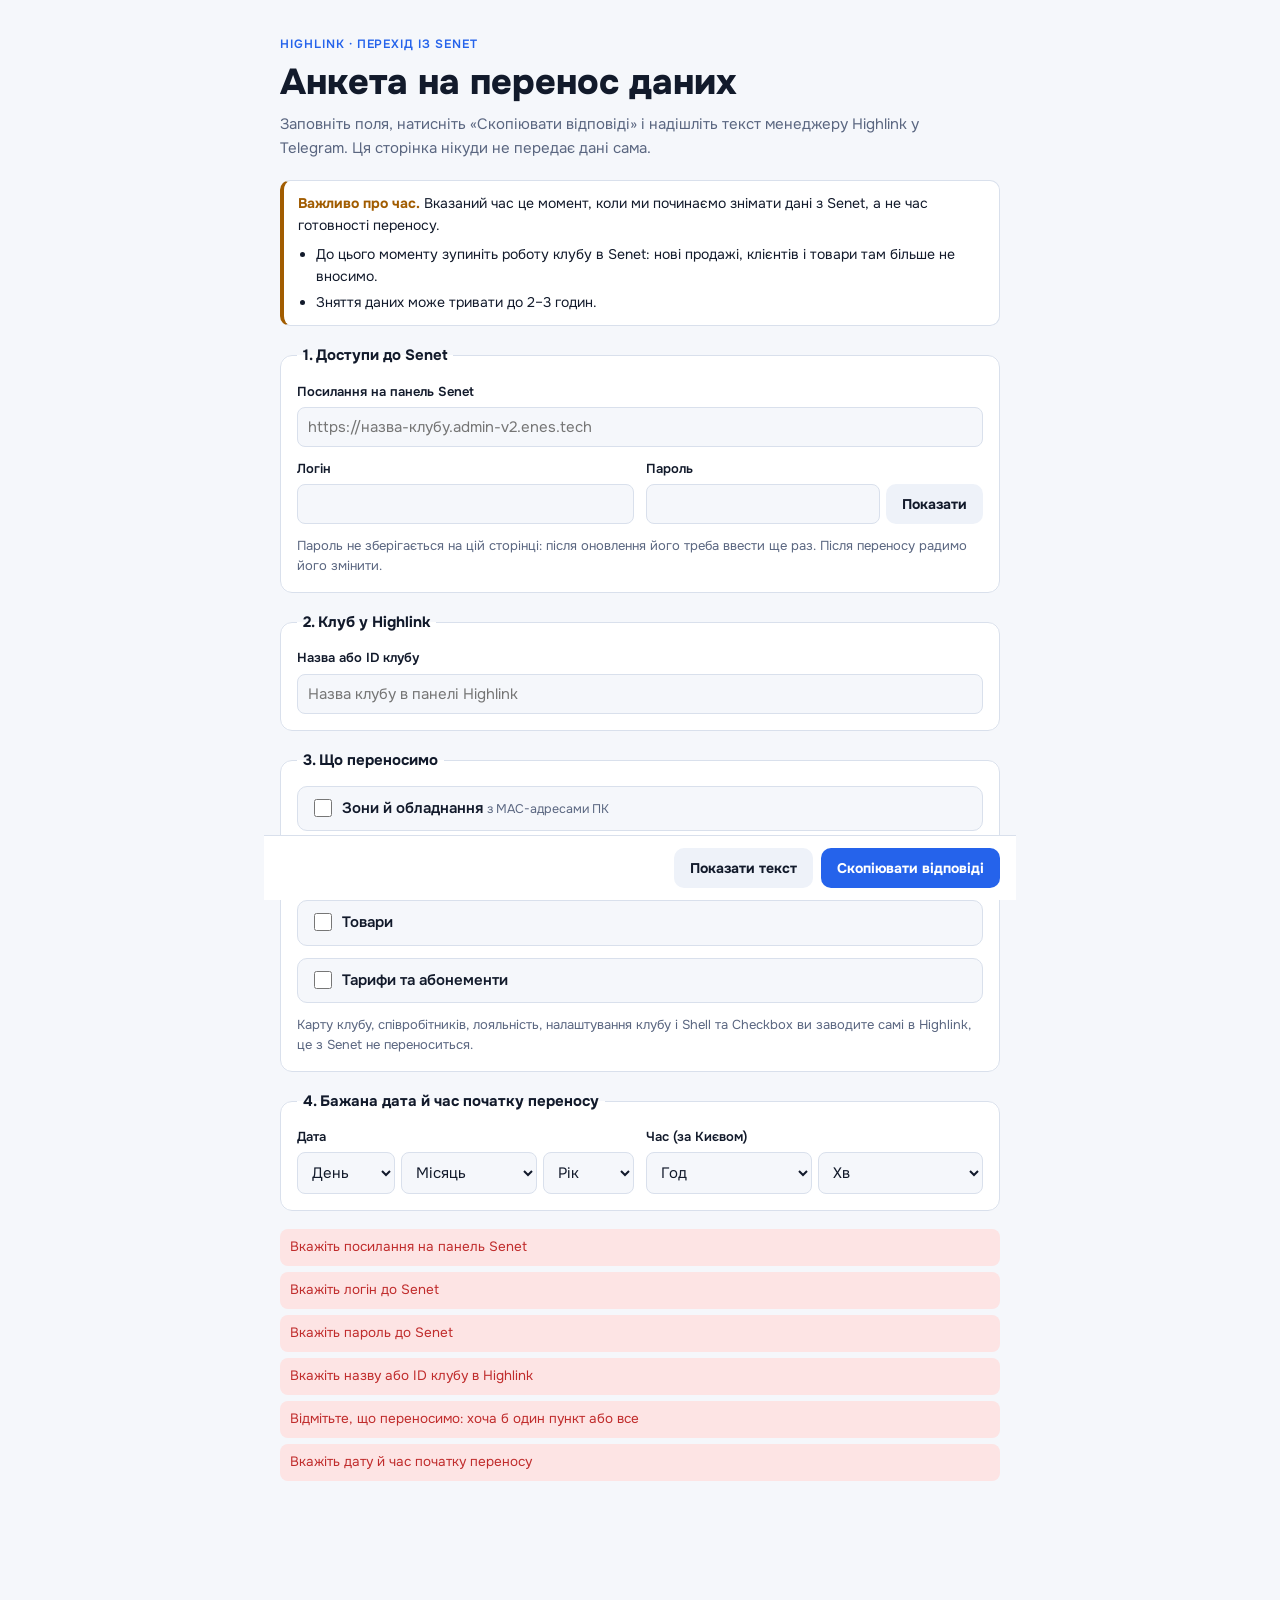
<file: senet-transfer.html>
<!doctype html>
<html lang="uk">
<head>
<meta charset="utf-8">
<meta name="viewport" content="width=device-width,initial-scale=1,viewport-fit=cover">
<meta name="robots" content="noindex">
<title>Перенос даних із Senet</title>
<link rel="preconnect" href="https://fonts.googleapis.com">
<link rel="stylesheet" href="https://fonts.googleapis.com/css2?family=Onest:wght@400;500;600;700;800&family=IBM+Plex+Mono:wght@400;500&display=swap">
<style>
[hidden]{display:none!important}
/* Те саме оформлення, що й анкета в diskless-launch.html */
:root{
  --bg:#f5f7fb; --surface:#ffffff; --surface-2:#eef2f9; --line:#d9e0ec; --fg:#121a2b; --muted:#5a6680;
  --accent:#2563eb; --accent-soft:#e3ecff; --ok:#11804b; --ok-soft:#dff5e9; --warn:#a15c00; --warn-soft:#fff1d6; --bad:#c02c2c; --bad-soft:#fde4e4;
  --f-ui:"Onest",system-ui,-apple-system,"Segoe UI",sans-serif; --f-mono:"IBM Plex Mono",ui-monospace,Menlo,monospace;
}
@media (prefers-color-scheme:dark){:root:not([data-theme="light"]){
  --bg:#0c111c; --surface:#141b2b; --surface-2:#1a2336; --line:#2a3550; --fg:#e7ecf6; --muted:#97a3bd;
  --accent:#6f9bff; --accent-soft:#1d2b4d; --ok:#4fd18b; --ok-soft:#14301f; --warn:#f0b04a; --warn-soft:#352711; --bad:#ff7b7b; --bad-soft:#3a1717; color-scheme:dark}}
:root[data-theme="dark"]{
  --bg:#0c111c; --surface:#141b2b; --surface-2:#1a2336; --line:#2a3550; --fg:#e7ecf6; --muted:#97a3bd;
  --accent:#6f9bff; --accent-soft:#1d2b4d; --ok:#4fd18b; --ok-soft:#14301f; --warn:#f0b04a; --warn-soft:#352711; --bad:#ff7b7b; --bad-soft:#3a1717; color-scheme:dark}
*{box-sizing:border-box}
body{margin:0;background:var(--bg);color:var(--fg);font:15px/1.55 var(--f-ui);padding-inline:16px;padding-block:0 48px}
.wrap{max-width:720px;margin:0 auto}
header.hero{padding-block:36px 20px;display:grid;gap:10px}
.eyebrow{font:600 12px var(--f-ui);letter-spacing:.08em;text-transform:uppercase;color:var(--accent)}
h1{font-size:clamp(26px,4vw,36px);line-height:1.15;margin:0;font-weight:800;text-wrap:balance}
.lead{margin:0;color:var(--muted);max-width:68ch}
.callout{border:1px solid var(--line);border-left:4px solid var(--warn);background:var(--surface);border-radius:10px;padding:12px 14px;font-size:14px}
.callout b{color:var(--warn)}
.callout ul{margin:8px 0 0;padding-left:18px;display:grid;gap:4px}
form{display:grid;gap:18px;margin-top:18px}
fieldset{border:1px solid var(--line);border-radius:12px;background:var(--surface);padding:14px 16px 16px;margin:0;display:grid;gap:12px;min-width:0}
legend{font-weight:700;padding:0 6px}
.row{display:grid;grid-template-columns:repeat(auto-fit,minmax(220px,1fr));gap:12px}
label.f{display:grid;gap:5px;font-size:13px;font-weight:600;min-width:0}
label.f span.h{font-weight:400;color:var(--muted);font-size:12px}
input[type=text],input[type=password],input[type=url],select{width:100%;font:15px var(--f-ui);color:var(--fg);background:var(--bg);border:1px solid var(--line);border-radius:8px;padding:9px 10px;min-width:0}
input:focus-visible,select:focus-visible,button:focus-visible,.ci:focus-within{outline:2px solid var(--accent);outline-offset:1px}
.pass{display:grid;grid-template-columns:minmax(0,1fr) auto;gap:6px}
.dt{display:grid;grid-template-columns:1.3fr 1.8fr 1.2fr;gap:6px}
.tm{display:grid;grid-template-columns:1fr 1fr;gap:6px}
.ci{display:grid;grid-template-columns:22px minmax(0,1fr);gap:10px;align-items:start;background:var(--bg);border:1px solid var(--line);border-radius:10px;padding:10px 12px;cursor:pointer;font-weight:600}
.ci input{width:18px;height:18px;margin-top:2px;accent-color:var(--accent)}
.ci .h{font-weight:400;color:var(--muted);font-size:12.5px}
.ci:has(input:checked){background:var(--ok-soft);border-color:color-mix(in srgb,var(--ok) 40%,var(--line))}
.note{font-size:13px;color:var(--muted);margin:0}
.issues{display:grid;gap:6px;margin-top:18px}
.issue{font-size:13.5px;border-radius:8px;padding:8px 10px}
.issue.bad{background:var(--bad-soft);color:var(--bad)} .issue.warn{background:var(--warn-soft);color:var(--warn)} .issue.ok{background:var(--ok-soft);color:var(--ok)}
pre.out{white-space:pre-wrap;overflow-wrap:anywhere;background:var(--surface-2);border:1px solid var(--line);border-radius:10px;padding:12px;font:12.5px/1.5 var(--f-mono);max-height:320px;overflow:auto;margin:12px 0 0}
.summary{position:sticky;bottom:0;z-index:4;margin:18px -16px 0;padding:12px 16px calc(12px + env(safe-area-inset-bottom,0px));background:var(--surface);border-top:1px solid var(--line);display:flex;flex-wrap:wrap;gap:8px;align-items:center;justify-content:flex-end}
.btn{font:700 14px var(--f-ui);border:0;border-radius:10px;padding:11px 16px;cursor:pointer;background:var(--accent);color:#fff}
.btn.ghost{background:var(--surface-2);color:var(--fg)}
.toast{font-size:13px;color:var(--ok);margin-right:auto}
</style>
</head>
<body>
<div class="wrap">
<header class="hero">
  <div class="eyebrow">Highlink · перехід із Senet</div>
  <h1>Анкета на перенос даних</h1>
  <p class="lead">Заповніть поля, натисніть «Скопіювати відповіді» і надішліть текст менеджеру Highlink у Telegram. Ця сторінка нікуди не передає дані сама.</p>
</header>

<div class="callout"><b>Важливо про час.</b> Вказаний час це момент, коли ми починаємо знімати дані з Senet, а не час готовності переносу.
  <ul>
    <li>До цього моменту зупиніть роботу клубу в Senet: нові продажі, клієнтів і товари там більше не вносимо.</li>
    <li>Зняття даних може тривати до 2–3 годин.</li>
  </ul>
</div>

<form id="f" novalidate autocomplete="off">
  <fieldset><legend>1. Доступи до Senet</legend>
    <label class="f">Посилання на панель Senet<input id="url" type="url" inputmode="url" placeholder="https://назва-клубу.admin-v2.enes.tech"></label>
    <div class="row">
      <label class="f">Логін<input id="login" type="text" autocomplete="off" autocapitalize="none" spellcheck="false"></label>
      <label class="f">Пароль
        <span class="pass"><input id="pass" type="password" autocomplete="new-password"><button class="btn ghost" type="button" id="eye">Показати</button></span>
      </label>
    </div>
    <p class="note">Пароль не зберігається на цій сторінці: після оновлення його треба ввести ще раз. Після переносу радимо його змінити.</p>
  </fieldset>

  <fieldset><legend>2. Клуб у Highlink</legend>
    <label class="f">Назва або ID клубу<input id="club" type="text" placeholder="Назва клубу в панелі Highlink"></label>
  </fieldset>

  <fieldset><legend>3. Що переносимо</legend>
    <label class="ci"><input type="checkbox" id="zones"><span>Зони й обладнання <span class="h">з MAC-адресами ПК</span></span></label>
    <label class="ci"><input type="checkbox" id="clients"><span>Клієнти <span class="h">з балансами</span></span></label>
    <label class="ci"><input type="checkbox" id="goods"><span>Товари</span></label>
    <label class="ci"><input type="checkbox" id="tariffs"><span>Тарифи та абонементи</span></label>
    <p class="note">Карту клубу, співробітників, лояльність, налаштування клубу і Shell та Checkbox ви заводите самі в Highlink, це з Senet не переноситься.</p>
  </fieldset>

  <fieldset><legend>4. Бажана дата й час початку переносу</legend>
    <div class="row">
      <label class="f">Дата<span class="dt"><select id="dDay" aria-label="День"></select><select id="dMon" aria-label="Місяць"></select><select id="dYear" aria-label="Рік"></select></span></label>
      <label class="f">Час (за Києвом)<span class="tm"><select id="tH" aria-label="Години"></select><select id="tM" aria-label="Хвилини"></select></span></label>
    </div>
  </fieldset>
</form>

<div class="issues" id="issues" aria-live="polite"></div>
<pre class="out" id="out" hidden></pre>

<div class="summary">
  <span class="toast" id="toast" role="status"></span>
  <button class="btn ghost" type="button" id="show">Показати текст</button>
  <button class="btn" type="button" id="copy">Скопіювати відповіді</button>
</div>
</div>

<script>
const $=id=>document.getElementById(id);
const MON=['січня','лютого','березня','квітня','травня','червня','липня','серпня','вересня','жовтня','листопада','грудня'];
const pad=n=>String(n).padStart(2,'0');
const yr=new Date().getFullYear();
$('dDay').innerHTML='<option value="">День</option>'+Array.from({length:31},(_,i)=>`<option>${i+1}</option>`).join('');
$('dMon').innerHTML='<option value="">Місяць</option>'+MON.map((n,i)=>`<option value="${i+1}">${n}</option>`).join('');
$('dYear').innerHTML='<option value="">Рік</option>'+[yr,yr+1].map(v=>`<option>${v}</option>`).join('');
$('tH').innerHTML='<option value="">Год</option>'+Array.from({length:24},(_,i)=>`<option>${pad(i)}</option>`).join('');
$('tM').innerHTML='<option value="">Хв</option>'+[0,15,30,45].map(m=>`<option>${pad(m)}</option>`).join('');

// Зберігаємо чернетку в браузері, але без логіна й пароля: клуб може заповнювати на спільному ПК.
const KEY='hl-senet-transfer-v1', SAVED=['url','club','zones','clients','goods','tariffs','dDay','dMon','dYear','tH','tM'];
const read=el=>el.type==='checkbox'?el.checked:el.value;
try{const S=JSON.parse(localStorage.getItem(KEY)||'{}');
  SAVED.forEach(id=>{if(S[id]==null) return; if($(id).type==='checkbox') $(id).checked=S[id]; else $(id).value=S[id];});}catch(e){}
const save=()=>{try{localStorage.setItem(KEY,JSON.stringify(Object.fromEntries(SAVED.map(id=>[id,read($(id))]))))}catch(e){}};

const v=id=>$(id).value.trim();
function when(){
  const [d,m,y,h,mi]=['dDay','dMon','dYear','tH','tM'].map(v);
  if(!d||!m||!y||!h||!mi) return null;
  const dt=new Date(+y,+m-1,+d,+h,+mi);
  return {dt,real:dt.getMonth()===+m-1,label:`${pad(d)}.${pad(m)}.${y}, ${h}:${mi}`};
}
function issues(){
  const out=[]; const add=(l,t)=>out.push([l,t]);
  const u=v('url');
  if(!u) add('bad','Вкажіть посилання на панель Senet');
  else if(!/^https?:\/\/[^\s/]+\.[^\s/]+/i.test(u)) add('bad','Посилання має виглядати як https://назва-клубу.admin-v2.enes.tech');
  if(!v('login')) add('bad','Вкажіть логін до Senet');
  if(!$('pass').value) add('bad','Вкажіть пароль до Senet');
  if(!v('club')) add('bad','Вкажіть назву або ID клубу в Highlink');
  if(!['zones','clients','goods','tariffs'].some(id=>$(id).checked)) add('bad','Відмітьте, що переносимо: хоча б один пункт або все');
  const w=when();
  if(!w) add('bad','Вкажіть дату й час початку переносу');
  else if(!w.real) add('bad','Такої дати немає, перевірте день і місяць');
  else if(w.dt<=new Date()) add('bad','Цей час уже минув, вкажіть дату в майбутньому');
  if(!out.length) add('ok','Усе заповнено. Скопіюйте відповіді й надішліть менеджеру');
  return out;
}
function text(){
  const L=(a,b)=>`${a}: ${b||'—'}`;
  const what=[$('zones').checked&&'зони й обладнання (MAC)',$('clients').checked&&'клієнти з балансами',$('goods').checked&&'товари',$('tariffs').checked&&'тарифи та абонементи'].filter(Boolean).join(', ');
  const w=when();
  return [`Анкета Highlink: перенос даних із Senet`,``,L('Посилання на Senet',v('url')),L('Логін',v('login')),L('Пароль',$('pass').value),``,L('Клуб у Highlink',v('club')),L('Що переносимо',what),L('Початок переносу',w&&w.label)].join('\n');
}
function update(){
  const box=$('issues'); box.innerHTML='';
  issues().forEach(([l,t])=>{const d=document.createElement('div'); d.className='issue '+l; d.textContent=t; box.append(d);});
  if(!$('out').hidden) $('out').textContent=text();
}
document.addEventListener('input',()=>{save(); update();});
$('eye').onclick=()=>{const p=$('pass'); const on=p.type==='password'; p.type=on?'text':'password'; $('eye').textContent=on?'Сховати':'Показати';};
$('show').onclick=()=>{const o=$('out'); o.hidden=!o.hidden; o.textContent=text(); $('show').textContent=o.hidden?'Показати текст':'Сховати текст'; if(!o.hidden) o.scrollIntoView({block:'nearest'});};
let toastTimer;
const say=(t,bad)=>{const toast=$('toast'); toast.style.color=bad?'var(--bad)':''; toast.textContent=t; clearTimeout(toastTimer); toastTimer=setTimeout(()=>toast.textContent='',5000);};
$('copy').onclick=async()=>{
  if(issues().some(([l])=>l==='bad')){say('Заповніть усі поля',true); $('issues').scrollIntoView({block:'nearest'}); return;}
  const t=text();
  try{await navigator.clipboard.writeText(t); say('Скопійовано. Надішліть менеджеру в Telegram');}
  catch(e){const o=$('out'); o.hidden=false; o.textContent=t; const r=document.createRange(); r.selectNodeContents(o); const s=getSelection(); s.removeAllRanges(); s.addRange(r); say('Текст виділено: натисніть Ctrl+C');}};
update();
</script>
</body>
</html>
</file>
